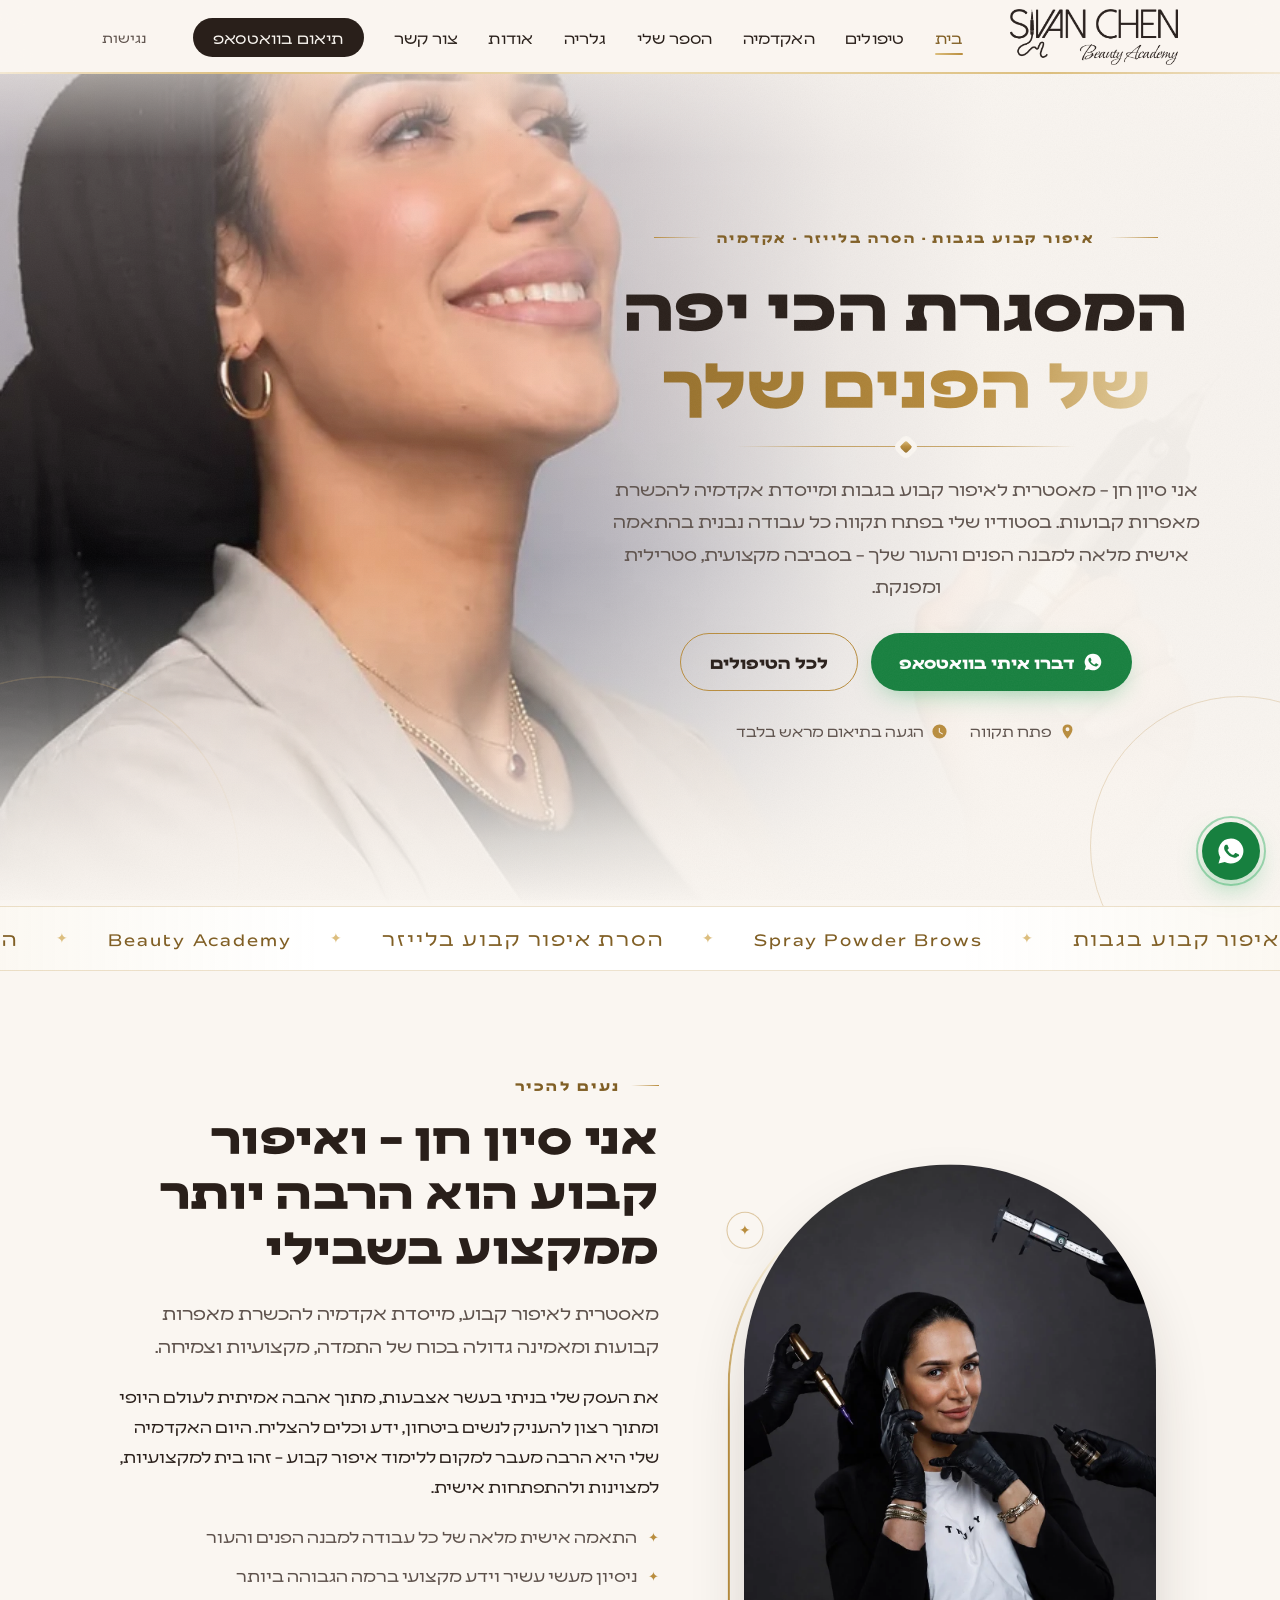
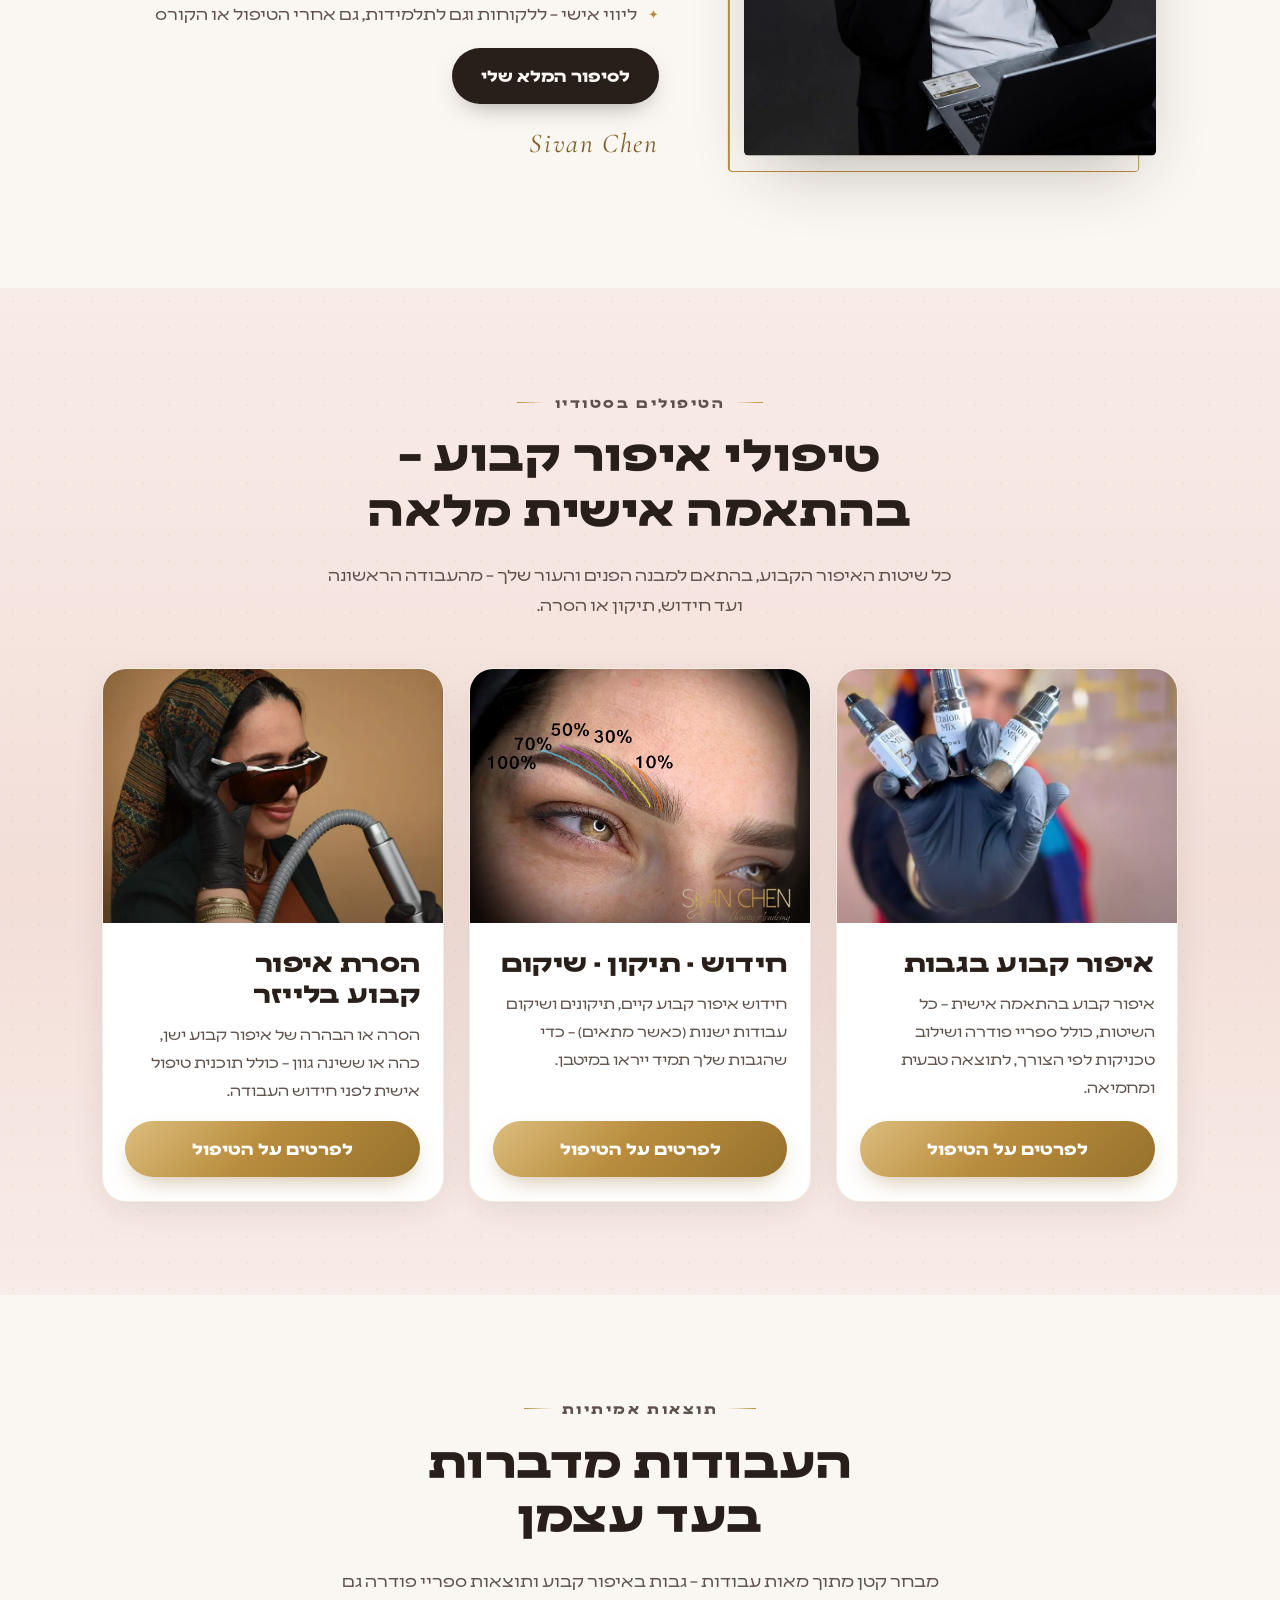
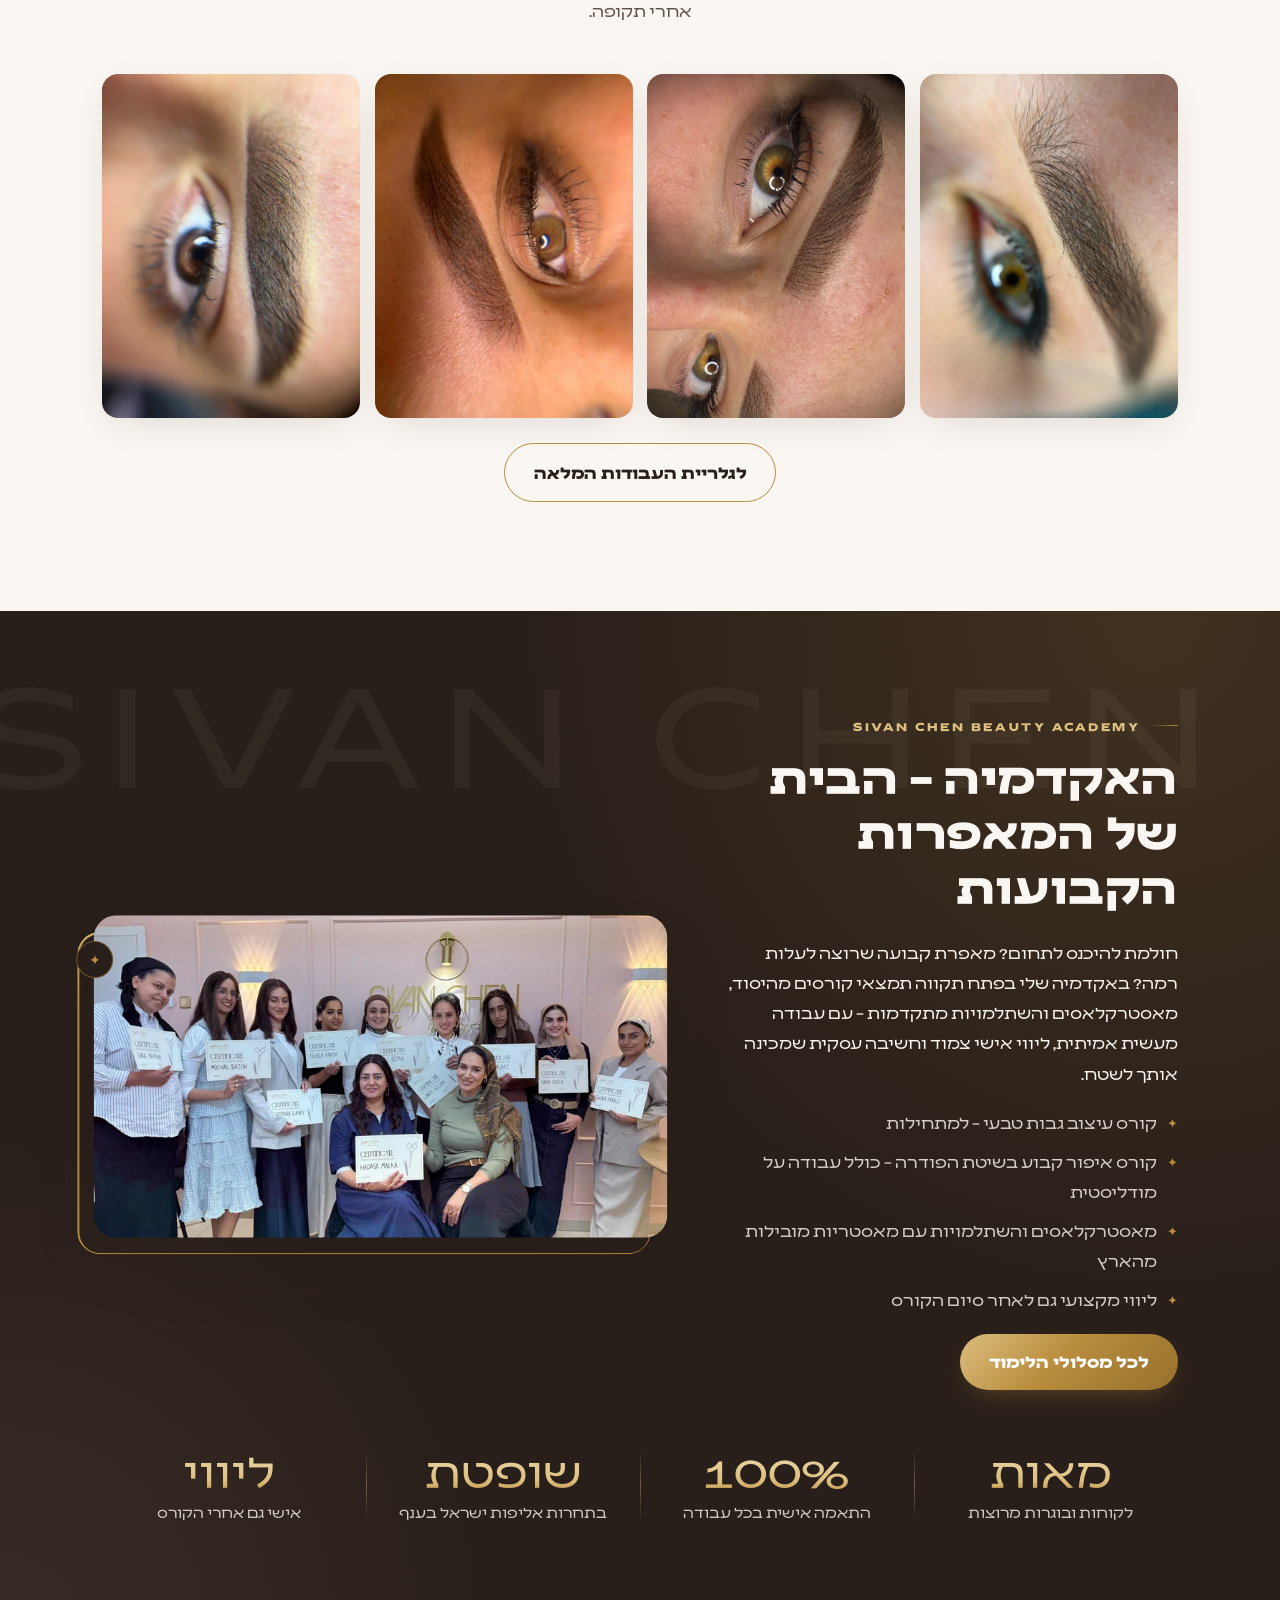
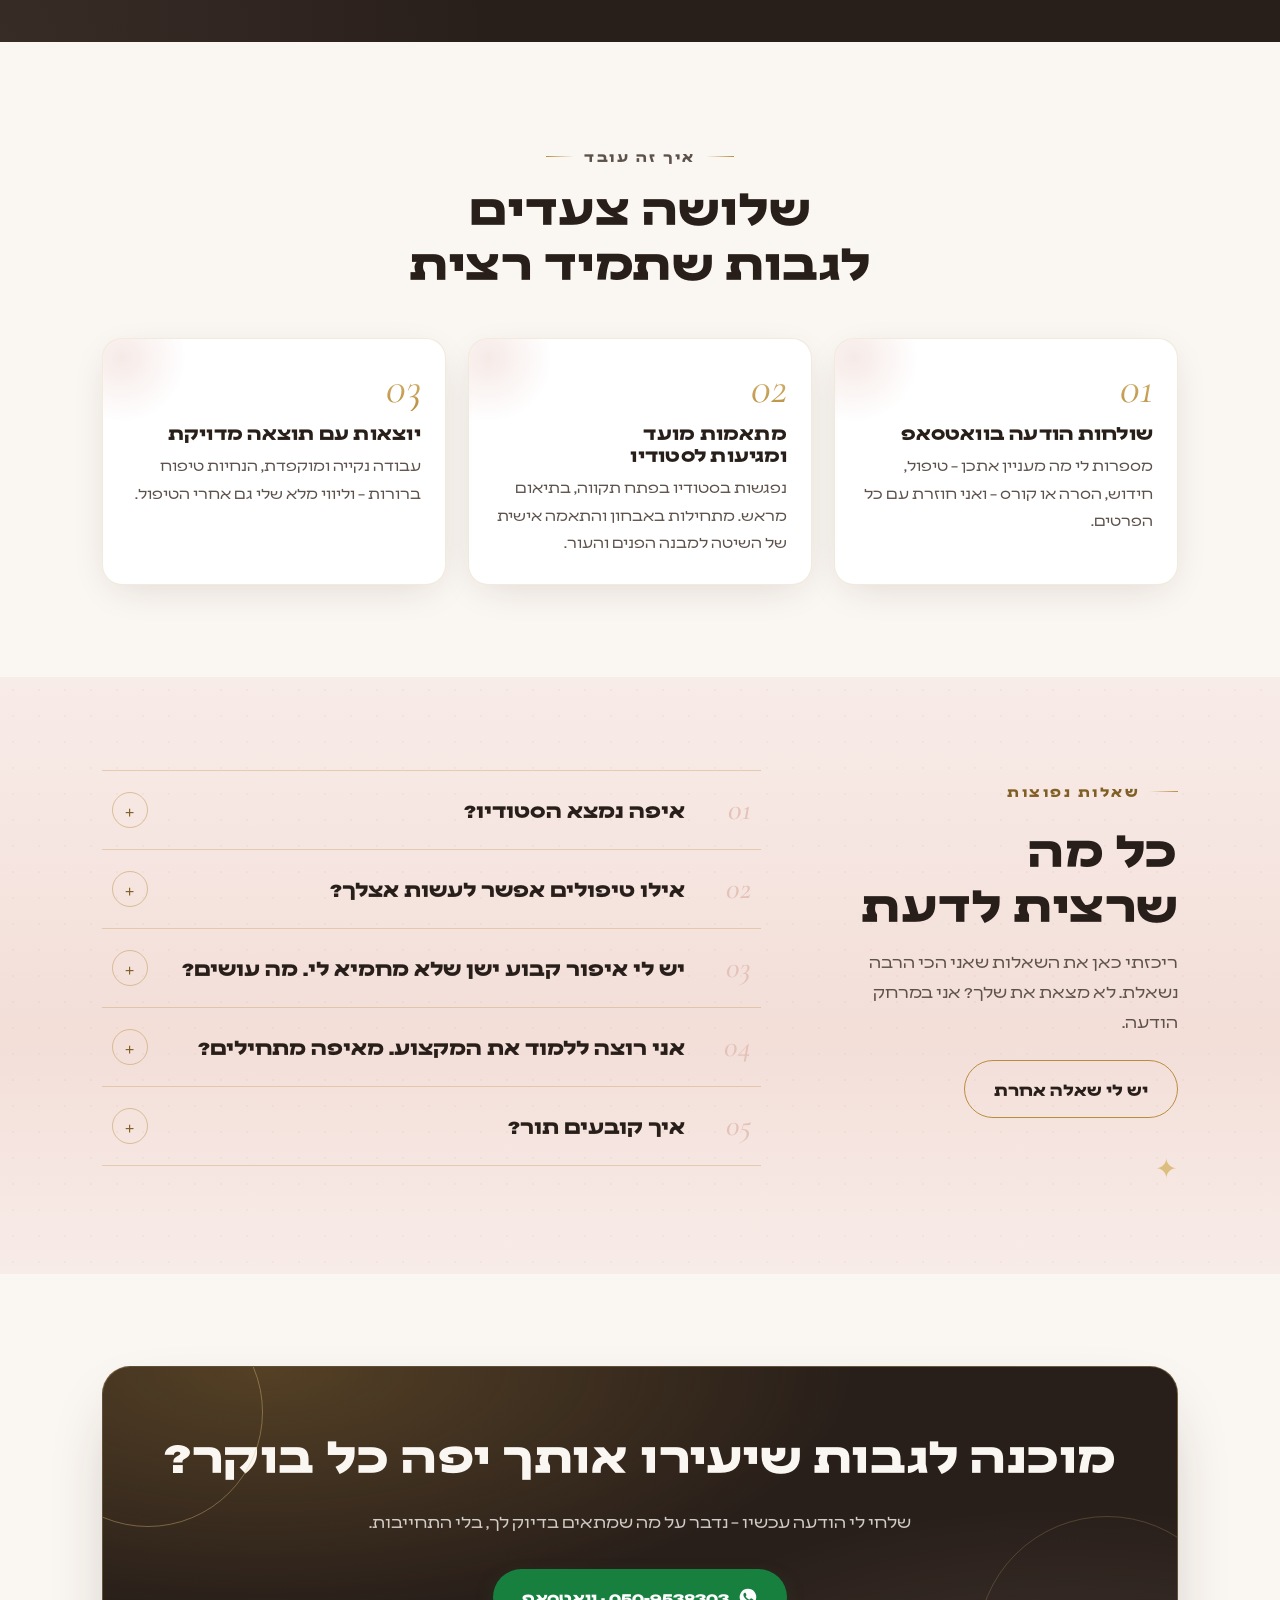
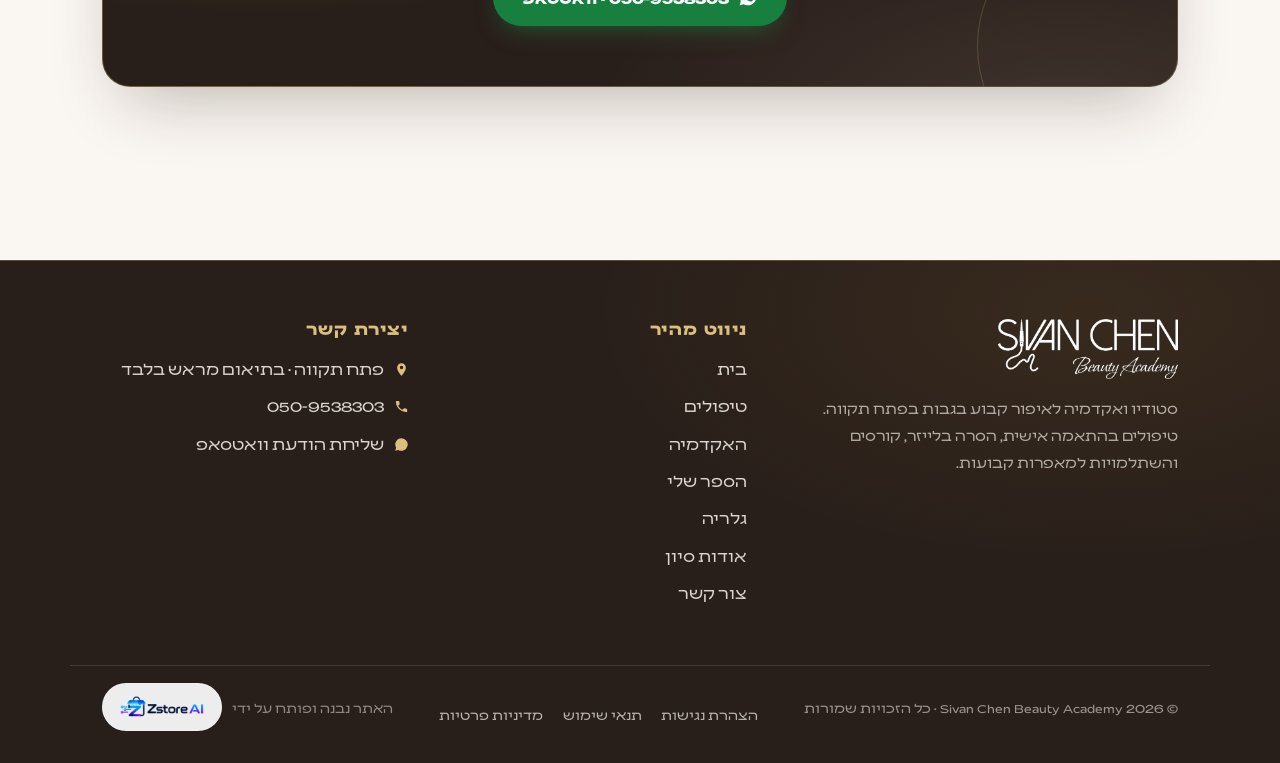
<file: index.html>
<!DOCTYPE html>
<html lang="he" dir="rtl">
<head>
<meta charset="UTF-8">
<meta name="viewport" content="width=device-width, initial-scale=1">
<meta name="theme-color" content="#faf6f1">
<title>סיון חן | איפור קבוע ועיצוב גבות בפתח תקווה · Sivan Chen Beauty Academy</title>
<meta name="description" content="סיון חן – מאסטרית לאיפור קבוע בגבות ומייסדת אקדמיה להכשרת מאפרות קבועות בפתח תקווה. ספריי פודרה, הסרת איפור קבוע בלייזר, קורסים והשתלמויות. הגעה בתיאום מראש – דברו איתי בוואטסאפ.">
<link rel="canonical" href="https://sivan-eyebrows.co.il/">
<meta name="robots" content="index, follow, max-image-preview:large">
<meta name="geo.region" content="IL">
<meta name="geo.placename" content="פתח תקווה">

<meta property="og:type" content="website">
<meta property="og:locale" content="he_IL">
<meta property="og:site_name" content="Sivan Chen Beauty Academy">
<meta property="og:title" content="סיון חן | איפור קבוע ועיצוב גבות בפתח תקווה">
<meta property="og:description" content="סיון חן – מאסטרית לאיפור קבוע בגבות ומייסדת אקדמיה להכשרת מאפרות קבועות בפתח תקווה. איפור קבוע בהתאמה אישית, ספריי פודרה, חידוש ותיקונים, הסרת איפור קבוע בלייזר, קורסים והשתלמויות למאפרות. תיאום מהיר בוואטסאפ: 050-9538303.">
<meta property="og:url" content="https://sivan-eyebrows.co.il/">
<meta property="og:image" content="https://sivan-eyebrows.co.il/assets/img/og-share.jpg">
<meta property="og:image:width" content="1200">
<meta property="og:image:height" content="630">
<meta property="og:image:type" content="image/jpeg">
<meta property="og:image:alt" content="סיון חן – Sivan Chen Beauty Academy, איפור קבוע ועיצוב גבות בפתח תקווה">
<meta name="twitter:card" content="summary_large_image">
<meta name="twitter:image" content="https://sivan-eyebrows.co.il/assets/img/og-share.jpg">

<link rel="icon" type="image/svg+xml" href="assets/img/favicon.svg">
<link rel="icon" type="image/png" sizes="48x48" href="assets/img/favicon-48.png">
<link rel="apple-touch-icon" href="assets/img/apple-touch-icon.png">
<link rel="preload" as="image" href="assets/img/hero-cinema-portrait.webp" media="(max-width: 860px)" fetchpriority="high">
<link rel="preload" as="image" href="assets/img/hero-cinema.webp" media="(min-width: 861px)" fetchpriority="high">

<link rel="preconnect" href="https://fonts.googleapis.com">
<link rel="preconnect" href="https://fonts.gstatic.com" crossorigin>
<link href="https://fonts.googleapis.com/css2?family=Cormorant+Garamond:ital,wght@1,500&display=swap" rel="stylesheet">
<link rel="preload" as="font" type="font/woff2" href="assets/fonts/Leon-Regular.woff2" crossorigin>
<link rel="preload" as="font" type="font/woff2" href="assets/fonts/Leon-Heavy.woff2" crossorigin>
<link rel="stylesheet" href="assets/css/style.css?v=5">

<script type="application/ld+json">
{
  "@context": "https://schema.org",
  "@graph": [
    {
      "@type": "WebPage",
      "@id": "https://sivan-eyebrows.co.il/#webpage",
      "url": "https://sivan-eyebrows.co.il/",
      "name": "סיון חן | איפור קבוע ועיצוב גבות בפתח תקווה · Sivan Chen Beauty Academy",
      "description": "סיון חן – מאסטרית לאיפור קבוע בגבות ומייסדת אקדמיה להכשרת מאפרות קבועות בפתח תקווה. ספריי פודרה, הסרת איפור קבוע בלייזר, קורסים והשתלמויות. הגעה בתיאום מראש – דברו איתי בוואטסאפ.",
      "inLanguage": "he",
      "isPartOf": {
        "@id": "https://sivan-eyebrows.co.il/#website"
      },
      "about": {
        "@id": "https://sivan-eyebrows.co.il/#business"
      },
      "primaryImageOfPage": "https://sivan-eyebrows.co.il/assets/img/hero-cinema.webp",
      "datePublished": "2026-07-22",
      "dateModified": "2026-07-28",
      "speakable": {
        "@type": "SpeakableSpecification",
        "cssSelector": [
          ".hero-sub",
          ".faq"
        ]
      }
    },
    {
      "@type": "BeautySalon",
      "@id": "https://sivan-eyebrows.co.il/#business",
      "name": "Sivan Chen Beauty Academy – סיון חן איפור קבוע ועיצוב גבות",
      "alternateName": "סיון חן ביוטי אקדמי",
      "url": "https://sivan-eyebrows.co.il/",
      "image": "https://sivan-eyebrows.co.il/assets/img/hero-cinema.webp",
      "logo": "https://sivan-eyebrows.co.il/assets/img/logo-dark.png",
      "telephone": "+972-50-953-8303",
      "priceRange": "$$",
      "address": {
        "@type": "PostalAddress",
        "addressLocality": "פתח תקווה",
        "addressRegion": "מחוז המרכז",
        "addressCountry": "IL"
      },
      "areaServed": [
        "פתח תקווה",
        "גוש דן",
        "מרכז הארץ"
      ],
      "description": "סטודיו ואקדמיה לאיפור קבוע בגבות בפתח תקווה: ספריי פודרה, הסרת איפור קבוע בלייזר, קורסים והשתלמויות למאפרות. הגעה בתיאום מראש בלבד.",
      "founder": {
        "@id": "https://sivan-eyebrows.co.il/#sivan"
      },
      "contactPoint": [
        {
          "@type": "ContactPoint",
          "contactType": "customer service",
          "telephone": "+972-50-953-8303",
          "url": "https://wa.me/972509538303",
          "availableLanguage": ["he", "Hebrew"],
          "description": "תיאום תורים ומענה לשאלות בוואטסאפ"
        }
      ],
      "openingHoursSpecification": {
        "@type": "OpeningHoursSpecification",
        "dayOfWeek": [
          "Sunday",
          "Monday",
          "Tuesday",
          "Wednesday",
          "Thursday"
        ],
        "description": "בתיאום מראש בלבד"
      },
      "makesOffer": [
        {
          "@type": "Offer",
          "itemOffered": {
            "@type": "Service",
            "name": "איפור קבוע בגבות בהתאמה אישית",
            "url": "https://sivan-eyebrows.co.il/treatments.html#pmu"
          }
        },
        {
          "@type": "Offer",
          "itemOffered": {
            "@type": "Service",
            "name": "ספריי פודרה – Spray Powder Brows",
            "url": "https://sivan-eyebrows.co.il/treatments.html#powder"
          }
        },
        {
          "@type": "Offer",
          "itemOffered": {
            "@type": "Service",
            "name": "הסרת איפור קבוע וקעקועי גבות בלייזר",
            "url": "https://sivan-eyebrows.co.il/treatments.html#laser"
          }
        }
      ]
    },
    {
      "@type": "Person",
      "@id": "https://sivan-eyebrows.co.il/#sivan",
      "name": "סיון חן",
      "alternateName": "Sivan Chen",
      "jobTitle": "מאסטרית לאיפור קבוע ומייסדת Sivan Chen Beauty Academy",
      "image": "https://sivan-eyebrows.co.il/assets/img/sivan-intro-2.webp",
      "worksFor": {
        "@id": "https://sivan-eyebrows.co.il/#business"
      },
      "knowsAbout": [
        "איפור קבוע",
        "עיצוב גבות",
        "ספריי פודרה",
        "הסרת איפור קבוע בלייזר",
        "הכשרת מאפרות קבועות"
      ]
    },
    {
      "@type": "WebSite",
      "@id": "https://sivan-eyebrows.co.il/#website",
      "url": "https://sivan-eyebrows.co.il/",
      "name": "Sivan Chen Beauty Academy",
      "inLanguage": "he",
      "publisher": {
        "@id": "https://sivan-eyebrows.co.il/#business"
      }
    },
    {
      "@type": "FAQPage",
      "@id": "https://sivan-eyebrows.co.il/#faq",
      "inLanguage": "he",
      "isPartOf": {
        "@id": "https://sivan-eyebrows.co.il/#webpage"
      },
      "mainEntity": [
        {
          "@type": "Question",
          "name": "איפה נמצא הסטודיו?",
          "acceptedAnswer": {
            "@type": "Answer",
            "text": "הסטודיו והאקדמיה נמצאים בפתח תקווה. ההגעה בתיאום מראש בלבד – שלחו לי הודעה בוואטסאפ למספר 050-9538303 ונתאם יחד את הכתובת המדויקת והמועד."
          }
        },
        {
          "@type": "Question",
          "name": "אילו טיפולים אפשר לעשות אצלך?",
          "acceptedAnswer": {
            "@type": "Answer",
            "text": "איפור קבוע בגבות בהתאמה אישית בכל השיטות – כולל ספריי פודרה ושילוב טכניקות, חידוש איפור קבוע, תיקונים ושיקום עבודות קיימות, וכן הסרת איפור קבוע וקעקועי גבות בלייזר."
          }
        },
        {
          "@type": "Question",
          "name": "יש לי איפור קבוע ישן שלא מחמיא לי. מה עושים?",
          "acceptedAnswer": {
            "@type": "Answer",
            "text": "מגיעות לאבחון. לפעמים הפתרון הוא תיקון ושיקום של העבודה הקיימת, לפעמים הבהרה בלייזר לפני חידוש – ולפעמים הסרה מלאה. בונות יחד תוכנית טיפול אישית שמתאימה בדיוק לך."
          }
        },
        {
          "@type": "Question",
          "name": "אני רוצה ללמוד את המקצוע. מאיפה מתחילים?",
          "acceptedAnswer": {
            "@type": "Answer",
            "text": "למתחילות מומלץ להתחיל בקורס עיצוב גבות טבעי או בקורס איפור קבוע בשיטת הפודרה. מאפרות קבועות מנוסות ימצאו באקדמיה מאסטרקלאסים והשתלמויות מתקדמות. כל הפרטים בעמוד האקדמיה."
          }
        },
        {
          "@type": "Question",
          "name": "איך קובעים תור?",
          "acceptedAnswer": {
            "@type": "Answer",
            "text": "פשוט מאוד – שולחות הודעת וואטסאפ ל‑050-9538303 עם הטיפול או הקורס שמעניין אתכן, ואני חוזרת אליכן עם כל הפרטים."
          }
        }
      ]
    }
  ]
}
</script>
</head>
<body>
<a class="skip-link" href="#main">דילוג לתוכן המרכזי</a>

<header class="site-header">
  <div class="wrap header-inner">
    <a class="brand" href="index.html" aria-label="סיון חן ביוטי אקדמי – דף הבית">
      <img src="assets/img/logo-dark.png" alt="Sivan Chen Beauty Academy – סיון חן" width="168" height="56">
    </a>
    <button class="nav-toggle" aria-expanded="false" aria-controls="nav" aria-label="פתיחת תפריט">
      <span></span><span></span><span></span>
    </button>
    <nav class="main-nav" id="nav" aria-label="ניווט ראשי">
      <ul>
        <li><a href="index.html" aria-current="page">בית</a></li>
        <li><a href="treatments.html">טיפולים</a></li>
        <li><a href="academy.html">האקדמיה</a></li>
        <li><a href="book.html">הספר שלי</a></li><li><a href="gallery.html">גלריה</a></li>
        <li><a href="about.html">אודות</a></li>
        <li><a href="contact.html">צור קשר</a></li>
        <li><a class="nav-cta" href="https://wa.me/972509538303?text=%D7%94%D7%99%D7%99%20%D7%A1%D7%99%D7%95%D7%9F%20%F0%9F%99%82%20%D7%94%D7%92%D7%A2%D7%AA%D7%99%20%D7%93%D7%A8%D7%9A%20%D7%94%D7%90%D7%AA%D7%A8%20%D7%95%D7%90%D7%A9%D7%9E%D7%97%20%D7%9C%D7%A4%D7%A8%D7%98%D7%99%D7%9D%20%D7%95%D7%9C%D7%AA%D7%99%D7%90%D7%95%D7%9D%20%D7%AA%D7%95%D7%A8" target="_blank" rel="noopener">תיאום בוואטסאפ</a></li>
      </ul>
    </nav>
  </div>
</header>

<main id="main">

  <!-- ============ HERO ============ -->
  <section class="hero" aria-label="פתיח">
    <div class="hero-media" aria-hidden="true">
      <picture>
        <source media="(max-width: 860px)" srcset="assets/img/hero-cinema-portrait.webp" width="873" height="1300">
        <img src="assets/img/hero-cinema.webp" alt="סיון חן, מאסטרית לאיפור קבוע, עם מכשיר איפור קבוע מקצועי – Sivan Chen Beauty Academy" width="1920" height="1280" fetchpriority="high">
      </picture>
    </div>
    <div class="hero-veil" aria-hidden="true"></div>

    <div class="wrap hero-inner reveal">
      <p class="hero-kicker">איפור קבוע בגבות · הסרה בלייזר · אקדמיה</p>
      <h1><span>המסגרת הכי יפה</span><br><em>של הפנים שלך</em></h1>
      <span class="hero-rule" aria-hidden="true"></span>
      <p class="hero-sub">אני סיון חן – מאסטרית לאיפור קבוע בגבות ומייסדת אקדמיה להכשרת מאפרות קבועות. בסטודיו שלי בפתח תקווה כל עבודה נבנית בהתאמה אישית מלאה למבנה הפנים והעור שלך – בסביבה מקצועית, סטרילית ומפנקת.</p>
      <div class="hero-actions">
        <a class="btn btn-wa" href="https://wa.me/972509538303?text=%D7%94%D7%99%D7%99%20%D7%A1%D7%99%D7%95%D7%9F%20%F0%9F%99%82%20%D7%94%D7%92%D7%A2%D7%AA%D7%99%20%D7%93%D7%A8%D7%9A%20%D7%94%D7%90%D7%AA%D7%A8%20%D7%95%D7%90%D7%A9%D7%9E%D7%97%20%D7%9C%D7%A4%D7%A8%D7%98%D7%99%D7%9D%20%D7%95%D7%9C%D7%AA%D7%99%D7%90%D7%95%D7%9D%20%D7%AA%D7%95%D7%A8" target="_blank" rel="noopener">
          <svg width="20" height="20" viewBox="0 0 24 24" fill="currentColor" aria-hidden="true"><path d="M12 2a10 10 0 0 0-8.6 15.1L2 22l5-1.3A10 10 0 1 0 12 2Zm5.4 14.1c-.2.6-1.3 1.2-1.8 1.2-.5.1-1 .2-3.3-.7-2.8-1.1-4.6-4-4.7-4.2-.1-.2-1.1-1.5-1.1-2.9s.7-2 1-2.3c.2-.3.5-.3.7-.3h.5c.2 0 .4 0 .6.5s.8 1.9.8 2c.1.1.1.3 0 .5l-.3.5-.4.4c-.1.1-.3.3-.1.6.2.3.8 1.3 1.7 2.1 1.2 1.1 2.2 1.4 2.5 1.5.3.1.5.1.7-.1l1-1.2c.2-.3.4-.2.7-.1l2 1c.3.1.5.2.5.3.1.1.1.7-.1 1.2Z"/></svg>
          דברו איתי בוואטסאפ
        </a>
        <a class="btn btn-line" href="treatments.html">לכל הטיפולים</a>
      </div>
      <div class="hero-meta">
        <span>
          <svg width="17" height="17" viewBox="0 0 24 24" fill="currentColor" aria-hidden="true"><path d="M12 2a7 7 0 0 0-7 7c0 5.2 7 13 7 13s7-7.8 7-13a7 7 0 0 0-7-7Zm0 9.5A2.5 2.5 0 1 1 12 6a2.5 2.5 0 0 1 0 5.5Z"/></svg>
          פתח תקווה
        </span>
        <span>
          <svg width="17" height="17" viewBox="0 0 24 24" fill="currentColor" aria-hidden="true"><path d="M12 2a10 10 0 1 0 10 10A10 10 0 0 0 12 2Zm4.2 14.2L11 13V7h1.5v5.3l4.5 2.7Z"/></svg>
          הגעה בתיאום מראש בלבד
        </span>
      </div>
    </div>
  </section>

  <!-- ============ BRAND MARQUEE ============ -->
  <div class="marquee" aria-hidden="true">
    <div class="marquee-track">
      <span>איפור קבוע בגבות</span><span class="mq-star">✦</span>
      <span>Spray Powder Brows</span><span class="mq-star">✦</span>
      <span>הסרת איפור קבוע בלייזר</span><span class="mq-star">✦</span>
      <span>Beauty Academy</span><span class="mq-star">✦</span>
      <span>התאמה אישית מלאה</span><span class="mq-star">✦</span>
      <span>פתח תקווה</span><span class="mq-star">✦</span>
      <span>איפור קבוע בגבות</span><span class="mq-star">✦</span>
      <span>Spray Powder Brows</span><span class="mq-star">✦</span>
      <span>הסרת איפור קבוע בלייזר</span><span class="mq-star">✦</span>
      <span>Beauty Academy</span><span class="mq-star">✦</span>
      <span>התאמה אישית מלאה</span><span class="mq-star">✦</span>
      <span>פתח תקווה</span><span class="mq-star">✦</span>
    </div>
  </div>

  <!-- ============ INTRO / ABOUT SIVAN ============ -->
  <section class="section" aria-labelledby="about-title">
    <div class="wrap split">
      <figure class="split-figure reveal">
        <img src="assets/img/sivan-intro-2.webp" alt="סיון חן, מאסטרית לאיפור קבוע, עם כלי העבודה המקצועיים שלה" width="1047" height="1503" loading="lazy">
      </figure>
      <div class="split-body reveal reveal-d1">
        <p class="eyebrow">נעים להכיר</p>
        <h2 id="about-title">אני סיון חן – ואיפור קבוע הוא הרבה יותר ממקצוע בשבילי</h2>
        <p class="lead">מאסטרית לאיפור קבוע, מייסדת אקדמיה להכשרת מאפרות קבועות ומאמינה גדולה בכוח של התמדה, מקצועיות וצמיחה.</p>
        <p>את העסק שלי בניתי בעשר אצבעות, מתוך אהבה אמיתית לעולם היופי ומתוך רצון להעניק לנשים ביטחון, ידע וכלים להצליח. היום האקדמיה שלי היא הרבה מעבר למקום ללימוד איפור קבוע – זהו בית למקצועיות, למצוינות ולהתפתחות אישית.</p>
        <ul class="checklist">
          <li>התאמה אישית מלאה של כל עבודה למבנה הפנים והעור</li>
          <li>ניסיון מעשי עשיר וידע מקצועי ברמה הגבוהה ביותר</li>
          <li>ליווי אישי – ללקוחות וגם לתלמידות, גם אחרי הטיפול או הקורס</li>
        </ul>
        <a class="btn btn-dark" href="about.html">לסיפור המלא שלי</a>
        <p class="signature">Sivan Chen</p>
      </div>
    </div>
  </section>

  <!-- ============ SERVICES TEASER ============ -->
  <section class="section section-blush" aria-labelledby="services-title">
    <div class="wrap">
      <div class="section-head center reveal">
        <p class="eyebrow">הטיפולים בסטודיו</p>
        <h2 id="services-title">טיפולי איפור קבוע – בהתאמה אישית מלאה</h2>
        <p>כל שיטות האיפור הקבוע, בהתאם למבנה הפנים והעור שלך – מהעבודה הראשונה ועד חידוש, תיקון או הסרה.</p>
      </div>
      <div class="cards cols-3">
        <article class="card reveal">
          <div class="card-media">
            <img src="assets/img/service-pigments.webp" alt="פיגמנטים מקצועיים לאיפור קבוע בגבות" width="740" height="983" loading="lazy">
          </div>
          <div class="card-body">
            <h3>איפור קבוע בגבות</h3>
            <p>איפור קבוע בהתאמה אישית – כל השיטות, כולל ספריי פודרה ושילוב טכניקות לפי הצורך, לתוצאה טבעית ומחמיאה.</p>
            <a class="btn btn-gold" href="treatments.html#pmu">לפרטים על הטיפול</a>
          </div>
        </article>
        <article class="card reveal reveal-d1">
          <div class="card-media">
            <img src="assets/img/service-renew.webp" alt="מיפוי מקצועי של גבה עם סימון אחוזי דהיית פיגמנט – אבחון לפני חידוש איפור קבוע" width="1283" height="926" loading="lazy">
          </div>
          <div class="card-body">
            <h3>חידוש · תיקון · שיקום</h3>
            <p>חידוש איפור קבוע קיים, תיקונים ושיקום עבודות ישנות (כאשר מתאים) – כדי שהגבות שלך תמיד ייראו במיטבן.</p>
            <a class="btn btn-gold" href="treatments.html#renew">לפרטים על הטיפול</a>
          </div>
        </article>
        <article class="card reveal reveal-d2">
          <div class="card-media">
            <img src="assets/img/service-laser.webp" alt="סיון חן עם מכשיר לייזר להסרת איפור קבוע וקעקועי גבות" width="800" height="1010" loading="lazy">
          </div>
          <div class="card-body">
            <h3>הסרת איפור קבוע בלייזר</h3>
            <p>הסרה או הבהרה של איפור קבוע ישן, כהה או ששינה גוון – כולל תוכנית טיפול אישית לפני חידוש העבודה.</p>
            <a class="btn btn-gold" href="treatments.html#laser">לפרטים על הטיפול</a>
          </div>
        </article>
      </div>
    </div>
  </section>

  <!-- ============ RESULTS BAND ============ -->
  <section class="section" aria-labelledby="results-title">
    <div class="wrap">
      <div class="section-head center reveal">
        <p class="eyebrow">תוצאות אמיתיות</p>
        <h2 id="results-title">העבודות מדברות בעד עצמן</h2>
        <p>מבחר קטן מתוך מאות עבודות – גבות באיפור קבוע ותוצאות ספריי פודרה גם אחרי תקופה.</p>
      </div>
      <div class="gallery-band reveal">
        <a href="gallery.html"><img src="assets/img/brows-0031.webp" alt="גבות מעוצבות באיפור קבוע – עבודה של סיון חן" width="800" height="1422" loading="lazy"></a>
        <a href="gallery.html"><img src="assets/img/brows-0061.webp" alt="איפור קבוע בגבות במראה טבעי" width="800" height="1303" loading="lazy"></a>
        <a href="gallery.html"><img src="assets/img/brows-0018.webp" alt="תקריב עין וגבה לאחר איפור קבוע – עבודה של סיון חן" width="800" height="1061" loading="lazy"></a>
        <a href="gallery.html"><img src="assets/img/brows-0102.webp" alt="גבות סימטריות ומדויקות לאחר איפור קבוע" width="800" height="1067" loading="lazy"></a>
      </div>
      <p style="text-align:center; margin-top:1.6rem;" class="reveal">
        <a class="btn btn-line" href="gallery.html">לגלריית העבודות המלאה</a>
      </p>
    </div>
  </section>

  <!-- ============ ACADEMY TEASER (dark) ============ -->
  <section class="section section-dark" aria-labelledby="academy-title">
    <div class="wrap">
      <div class="split">
        <div class="split-body reveal">
          <p class="eyebrow">Sivan Chen Beauty Academy</p>
          <h2 id="academy-title">האקדמיה – הבית של המאפרות הקבועות</h2>
          <p>חולמת להיכנס לתחום? מאפרת קבועה שרוצה לעלות רמה? באקדמיה שלי בפתח תקווה תמצאי קורסים מהיסוד, מאסטרקלאסים והשתלמויות מתקדמות – עם עבודה מעשית אמיתית, ליווי אישי צמוד וחשיבה עסקית שמכינה אותך לשטח.</p>
          <ul class="checklist">
            <li>קורס עיצוב גבות טבעי – למתחילות</li>
            <li>קורס איפור קבוע בשיטת הפודרה – כולל עבודה על מודליסטית</li>
            <li>מאסטרקלאסים והשתלמויות עם מאסטריות מובילות מהארץ</li>
            <li>ליווי מקצועי גם לאחר סיום הקורס</li>
          </ul>
          <a class="btn btn-gold" href="academy.html">לכל מסלולי הלימוד</a>
        </div>
        <figure class="split-figure wide reveal reveal-d1">
          <img src="assets/img/academy-0152.webp" alt="מחזור בוגרות קורס עיצוב גבות באקדמיה של סיון חן מציגות תעודות סיום" width="800" height="450" loading="lazy">
        </figure>
      </div>
      <div class="stats" style="margin-top:3rem;">
        <p class="stat reveal"><b>מאות</b><span>לקוחות ובוגרות מרוצות</span></p>
        <p class="stat reveal reveal-d1"><b>100%</b><span>התאמה אישית בכל עבודה</span></p>
        <p class="stat reveal reveal-d2"><b>שופטת</b><span>בתחרות אליפות ישראל בענף</span></p>
        <p class="stat reveal reveal-d3"><b>ליווי</b><span>אישי גם אחרי הקורס</span></p>
      </div>
    </div>
  </section>

  <!-- ============ HOW IT WORKS ============ -->
  <section class="section" aria-labelledby="how-title">
    <div class="wrap">
      <div class="section-head center reveal">
        <p class="eyebrow">איך זה עובד</p>
        <h2 id="how-title">שלושה צעדים לגבות שתמיד רצית</h2>
      </div>
      <div class="steps">
        <div class="step reveal">
          <h3>שולחות הודעה בוואטסאפ</h3>
          <p>מספרות לי מה מעניין אתכן – טיפול, חידוש, הסרה או קורס – ואני חוזרת עם כל הפרטים.</p>
        </div>
        <div class="step reveal reveal-d1">
          <h3>מתאמות מועד ומגיעות לסטודיו</h3>
          <p>נפגשות בסטודיו בפתח תקווה, בתיאום מראש. מתחילות באבחון והתאמה אישית של השיטה למבנה הפנים והעור.</p>
        </div>
        <div class="step reveal reveal-d2">
          <h3>יוצאות עם תוצאה מדויקת</h3>
          <p>עבודה נקייה ומוקפדת, הנחיות טיפוח ברורות – וליווי מלא שלי גם אחרי הטיפול.</p>
        </div>
      </div>
    </div>
  </section>

  <!-- ============ FAQ ============ -->
  <section class="section section-blush" aria-labelledby="faq-title">
    <div class="wrap faq-wrap">
      <div class="faq-side reveal">
        <p class="eyebrow">שאלות נפוצות</p>
        <h2 id="faq-title">כל מה שרצית לדעת</h2>
        <p class="faq-side-note">ריכזתי כאן את השאלות שאני הכי הרבה נשאלת. לא מצאת את שלך? אני במרחק הודעה.</p>
        <a class="btn btn-line" href="https://wa.me/972509538303?text=%D7%94%D7%99%D7%99%20%D7%A1%D7%99%D7%95%D7%9F%20%F0%9F%99%82%20%D7%99%D7%A9%20%D7%9C%D7%99%20%D7%A9%D7%90%D7%9C%D7%94" target="_blank" rel="noopener">יש לי שאלה אחרת</a>
        <span class="faq-star" aria-hidden="true">✦</span>
      </div>
      <div class="faq reveal reveal-d1">
        <details>
          <summary><span class="faq-num" aria-hidden="true">01</span><span class="faq-q">איפה נמצא הסטודיו?</span></summary>
          <div><p>הסטודיו והאקדמיה נמצאים בפתח תקווה. ההגעה בתיאום מראש בלבד – שלחו לי הודעה בוואטסאפ למספר <a href="https://wa.me/972509538303" target="_blank" rel="noopener">050-9538303</a> ונתאם יחד את הכתובת המדויקת והמועד.</p></div>
        </details>
        <details>
          <summary><span class="faq-num" aria-hidden="true">02</span><span class="faq-q">אילו טיפולים אפשר לעשות אצלך?</span></summary>
          <div><p>איפור קבוע בגבות בהתאמה אישית בכל השיטות – כולל ספריי פודרה ושילוב טכניקות, חידוש איפור קבוע, תיקונים ושיקום עבודות קיימות, וכן הסרת איפור קבוע וקעקועי גבות בלייזר.</p></div>
        </details>
        <details>
          <summary><span class="faq-num" aria-hidden="true">03</span><span class="faq-q">יש לי איפור קבוע ישן שלא מחמיא לי. מה עושים?</span></summary>
          <div><p>מגיעות לאבחון. לפעמים הפתרון הוא תיקון ושיקום של העבודה הקיימת, לפעמים הבהרה בלייזר לפני חידוש – ולפעמים הסרה מלאה. בונות יחד תוכנית טיפול אישית שמתאימה בדיוק לך.</p></div>
        </details>
        <details>
          <summary><span class="faq-num" aria-hidden="true">04</span><span class="faq-q">אני רוצה ללמוד את המקצוע. מאיפה מתחילים?</span></summary>
          <div><p>למתחילות מומלץ להתחיל בקורס עיצוב גבות טבעי או בקורס איפור קבוע בשיטת הפודרה. מאפרות קבועות מנוסות ימצאו באקדמיה מאסטרקלאסים והשתלמויות מתקדמות. כל הפרטים <a href="academy.html">בעמוד האקדמיה</a>.</p></div>
        </details>
        <details>
          <summary><span class="faq-num" aria-hidden="true">05</span><span class="faq-q">איך קובעים תור?</span></summary>
          <div><p>פשוט מאוד – שולחות הודעת וואטסאפ ל‑<a href="https://wa.me/972509538303" target="_blank" rel="noopener">050-9538303</a> עם הטיפול או הקורס שמעניין אתכן, ואני חוזרת אליכן עם כל הפרטים.</p></div>
        </details>
      </div>
    </div>
  </section>

  <!-- ============ CTA ============ -->
  <section class="section" aria-label="קריאה לפעולה">
    <div class="wrap">
      <div class="cta-band reveal">
        <h2>מוכנה לגבות שיעירו אותך יפה כל בוקר?</h2>
        <p>שלחי לי הודעה עכשיו – נדבר על מה שמתאים בדיוק לך, בלי התחייבות.</p>
        <a class="btn btn-wa" href="https://wa.me/972509538303?text=%D7%94%D7%99%D7%99%20%D7%A1%D7%99%D7%95%D7%9F%20%F0%9F%99%82%20%D7%94%D7%92%D7%A2%D7%AA%D7%99%20%D7%93%D7%A8%D7%9A%20%D7%94%D7%90%D7%AA%D7%A8%20%D7%95%D7%90%D7%A9%D7%9E%D7%97%20%D7%9C%D7%A4%D7%A8%D7%98%D7%99%D7%9D%20%D7%95%D7%9C%D7%AA%D7%99%D7%90%D7%95%D7%9D%20%D7%AA%D7%95%D7%A8" target="_blank" rel="noopener">
          <svg width="20" height="20" viewBox="0 0 24 24" fill="currentColor" aria-hidden="true"><path d="M12 2a10 10 0 0 0-8.6 15.1L2 22l5-1.3A10 10 0 1 0 12 2Zm5.4 14.1c-.2.6-1.3 1.2-1.8 1.2-.5.1-1 .2-3.3-.7-2.8-1.1-4.6-4-4.7-4.2-.1-.2-1.1-1.5-1.1-2.9s.7-2 1-2.3c.2-.3.5-.3.7-.3h.5c.2 0 .4 0 .6.5s.8 1.9.8 2c.1.1.1.3 0 .5l-.3.5-.4.4c-.1.1-.3.3-.1.6.2.3.8 1.3 1.7 2.1 1.2 1.1 2.2 1.4 2.5 1.5.3.1.5.1.7-.1l1-1.2c.2-.3.4-.2.7-.1l2 1c.3.1.5.2.5.3.1.1.1.7-.1 1.2Z"/></svg>
          050-9538303 · וואטסאפ
        </a>
      </div>
    </div>
  </section>

</main>

<footer class="site-footer">
  <div class="wrap footer-grid">
    <div class="footer-brand">
      <img src="assets/img/logo-white.png" alt="Sivan Chen Beauty Academy" width="180" height="60" loading="lazy">
      <p>סטודיו ואקדמיה לאיפור קבוע בגבות בפתח תקווה. טיפולים בהתאמה אישית, הסרה בלייזר, קורסים והשתלמויות למאפרות קבועות.</p>
    </div>
    <nav aria-label="ניווט תחתון">
      <h3>ניווט מהיר</h3>
      <ul>
        <li><a href="index.html">בית</a></li>
        <li><a href="treatments.html">טיפולים</a></li>
        <li><a href="academy.html">האקדמיה</a></li>
        <li><a href="book.html">הספר שלי</a></li><li><a href="gallery.html">גלריה</a></li>
        <li><a href="about.html">אודות סיון</a></li>
        <li><a href="contact.html">צור קשר</a></li>
      </ul>
    </nav>
    <div>
      <h3>יצירת קשר</h3>
      <ul class="footer-contact">
        <li>
          <svg width="15" height="15" viewBox="0 0 24 24" fill="currentColor" aria-hidden="true"><path d="M12 2a7 7 0 0 0-7 7c0 5.2 7 13 7 13s7-7.8 7-13a7 7 0 0 0-7-7Zm0 9.5A2.5 2.5 0 1 1 12 6a2.5 2.5 0 0 1 0 5.5Z"/></svg>
          פתח תקווה · בתיאום מראש בלבד
        </li>
        <li>
          <svg width="15" height="15" viewBox="0 0 24 24" fill="currentColor" aria-hidden="true"><path d="M6.6 10.8a15.6 15.6 0 0 0 6.6 6.6l2.2-2.2a1 1 0 0 1 1-.3c1.2.4 2.4.6 3.6.6a1 1 0 0 1 1 1V20a1 1 0 0 1-1 1A17 17 0 0 1 3 4a1 1 0 0 1 1-1h3.5a1 1 0 0 1 1 1c0 1.3.2 2.5.6 3.6a1 1 0 0 1-.3 1l-2.2 2.2Z"/></svg>
          <a href="tel:+972509538303">050-9538303</a>
        </li>
        <li>
          <svg width="15" height="15" viewBox="0 0 24 24" fill="currentColor" aria-hidden="true"><path d="M12 2a10 10 0 0 0-8.6 15.1L2 22l5-1.3A10 10 0 1 0 12 2Z"/></svg>
          <a href="https://wa.me/972509538303?text=%D7%94%D7%99%D7%99%20%D7%A1%D7%99%D7%95%D7%9F%20%F0%9F%99%82%20%D7%94%D7%92%D7%A2%D7%AA%D7%99%20%D7%93%D7%A8%D7%9A%20%D7%94%D7%90%D7%AA%D7%A8%20%D7%95%D7%90%D7%A9%D7%9E%D7%97%20%D7%9C%D7%A4%D7%A8%D7%98%D7%99%D7%9D%20%D7%95%D7%9C%D7%AA%D7%99%D7%90%D7%95%D7%9D%20%D7%AA%D7%95%D7%A8" target="_blank" rel="noopener">שליחת הודעת וואטסאפ</a>
        </li>
      </ul>
    </div>
  </div>
  <div class="wrap footer-bottom">
    <p>© <span id="year">2026</span> Sivan Chen Beauty Academy · כל הזכויות שמורות</p>
    <nav aria-label="קישורים משפטיים" style="display:flex; gap:1.2rem; flex-wrap:wrap;">
      <a href="accessibility.html">הצהרת נגישות</a>
      <a href="terms.html">תנאי שימוש</a>
      <a href="privacy.html">מדיניות פרטיות</a>
    </nav>
    <p class="credit">האתר נבנה ופותח על ידי <a href="https://zstore-ai.co.il/" target="_blank" rel="noopener" aria-label="Zstore-AI"><img src="assets/img/zstore-ai-logo.png" alt="Zstore AI" width="480" height="160" loading="lazy" decoding="async"></a></p>
  </div>
</footer>

<a class="wa-float" href="https://wa.me/972509538303?text=%D7%94%D7%99%D7%99%20%D7%A1%D7%99%D7%95%D7%9F%20%F0%9F%99%82%20%D7%94%D7%92%D7%A2%D7%AA%D7%99%20%D7%93%D7%A8%D7%9A%20%D7%94%D7%90%D7%AA%D7%A8%20%D7%95%D7%90%D7%A9%D7%9E%D7%97%20%D7%9C%D7%A4%D7%A8%D7%98%D7%99%D7%9D%20%D7%95%D7%9C%D7%AA%D7%99%D7%90%D7%95%D7%9D%20%D7%AA%D7%95%D7%A8" target="_blank" rel="noopener" aria-label="שליחת הודעת וואטסאפ לסיון חן">
  <svg viewBox="0 0 24 24" fill="currentColor" aria-hidden="true"><path d="M12 2a10 10 0 0 0-8.6 15.1L2 22l5-1.3A10 10 0 1 0 12 2Zm5.4 14.1c-.2.6-1.3 1.2-1.8 1.2-.5.1-1 .2-3.3-.7-2.8-1.1-4.6-4-4.7-4.2-.1-.2-1.1-1.5-1.1-2.9s.7-2 1-2.3c.2-.3.5-.3.7-.3h.5c.2 0 .4 0 .6.5s.8 1.9.8 2c.1.1.1.3 0 .5l-.3.5-.4.4c-.1.1-.3.3-.1.6.2.3.8 1.3 1.7 2.1 1.2 1.1 2.2 1.4 2.5 1.5.3.1.5.1.7-.1l1-1.2c.2-.3.4-.2.7-.1l2 1c.3.1.5.2.5.3.1.1.1.7-.1 1.2Z"/></svg>
</a>

<script src="assets/js/main.js" defer></script>
<script src="assets/js/a11y.js" defer></script>
</body>
</html>
</file>
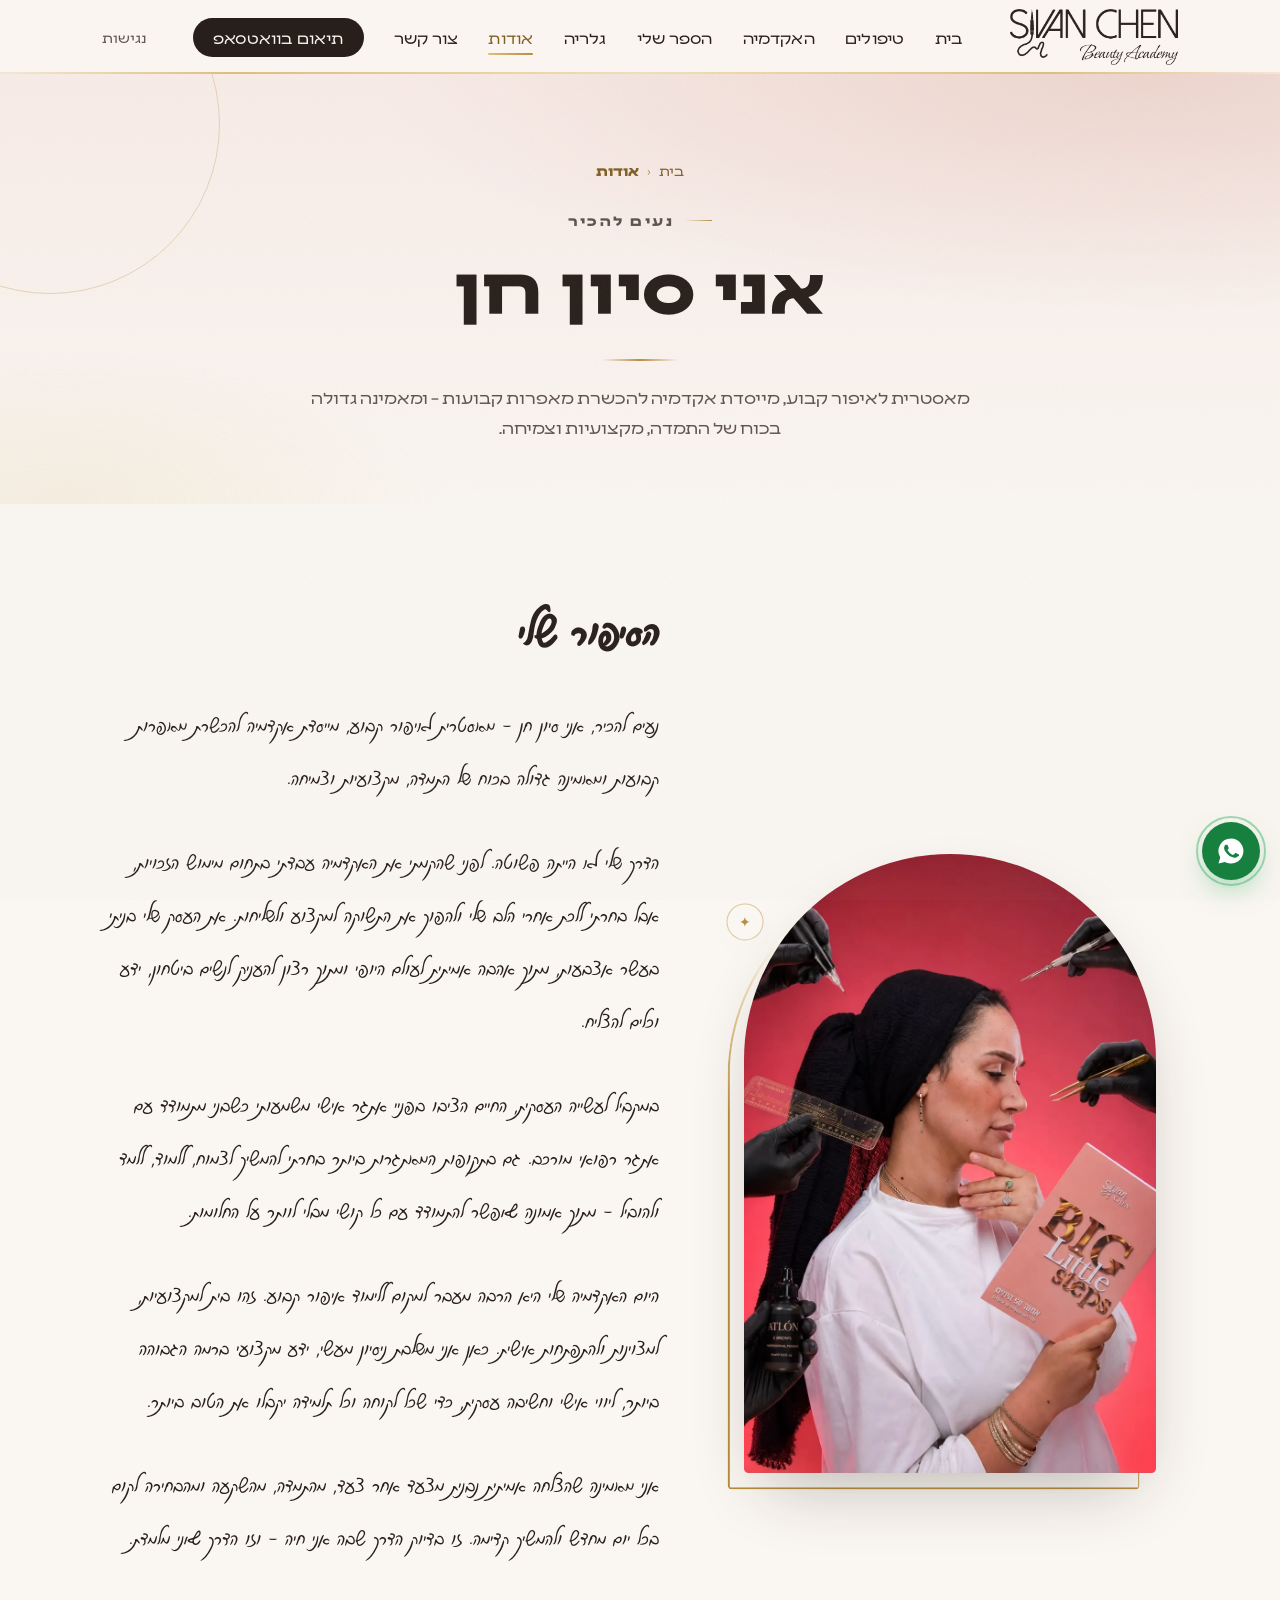
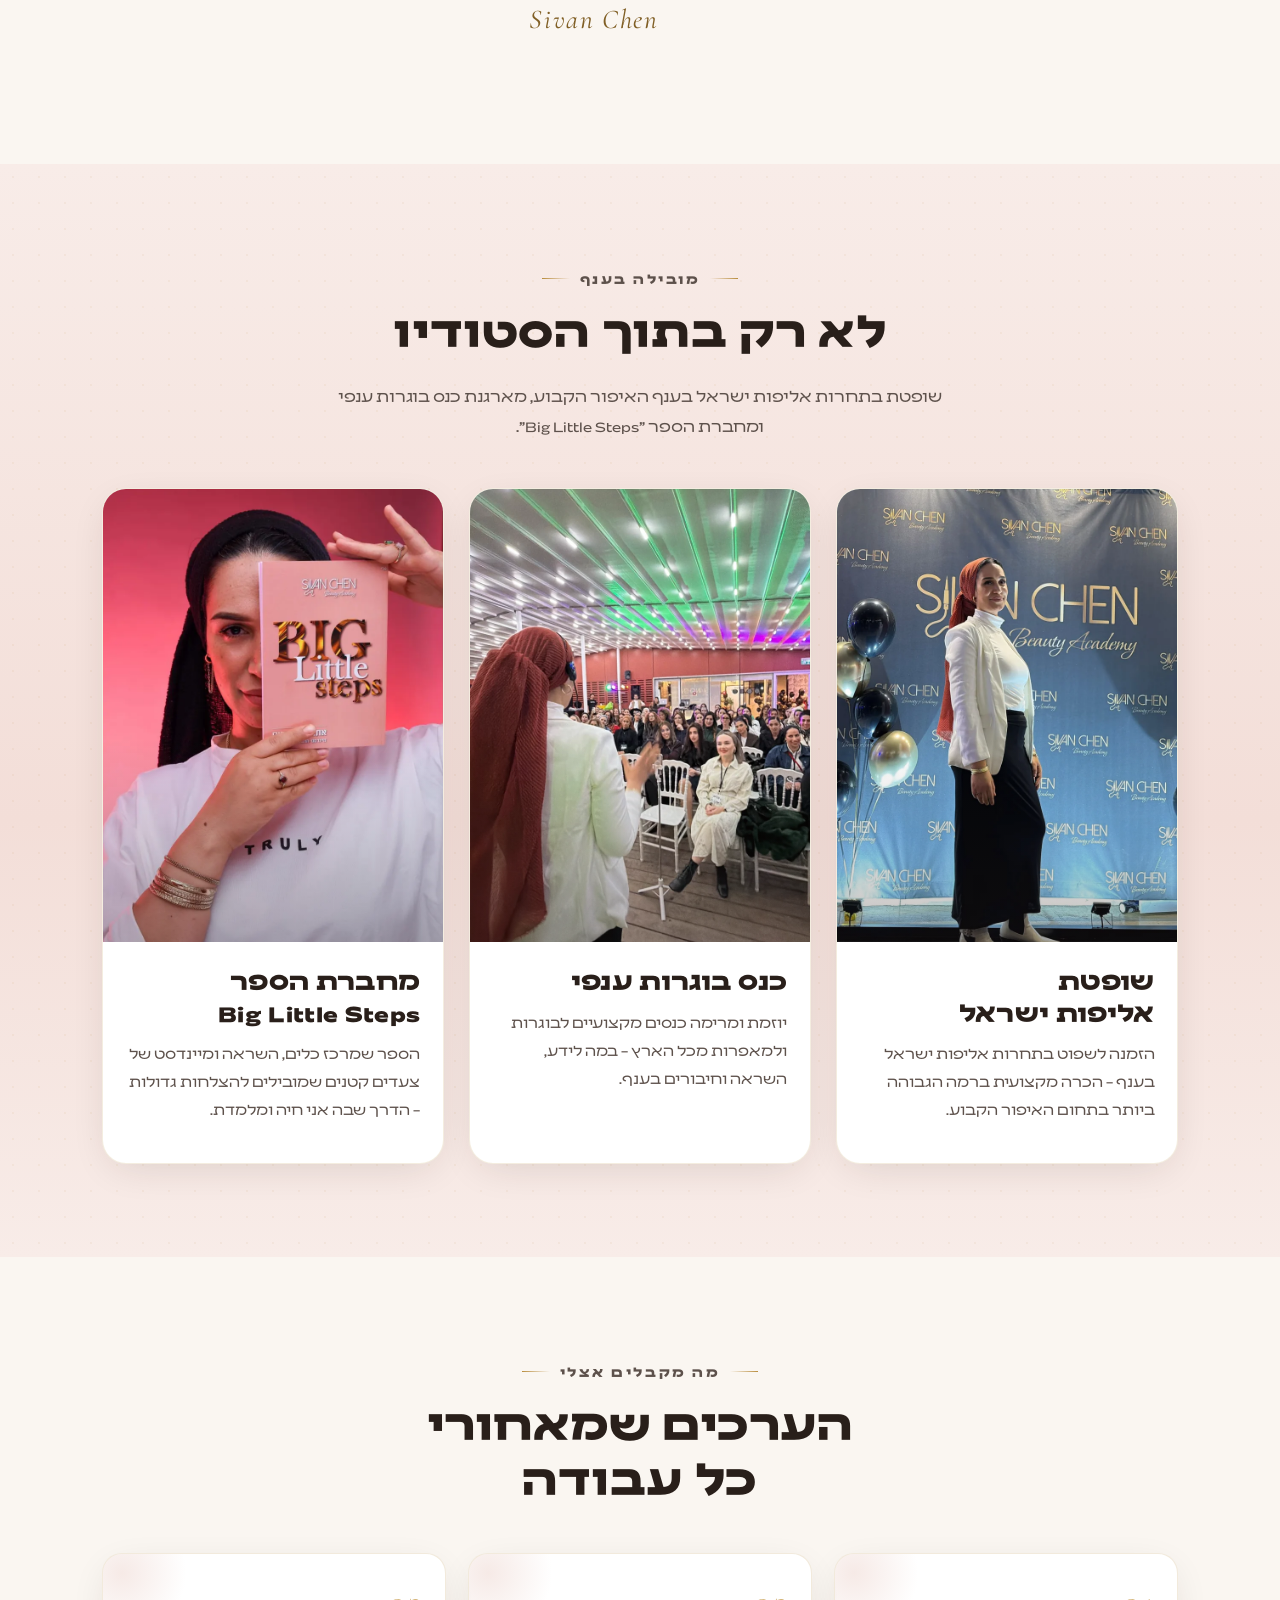
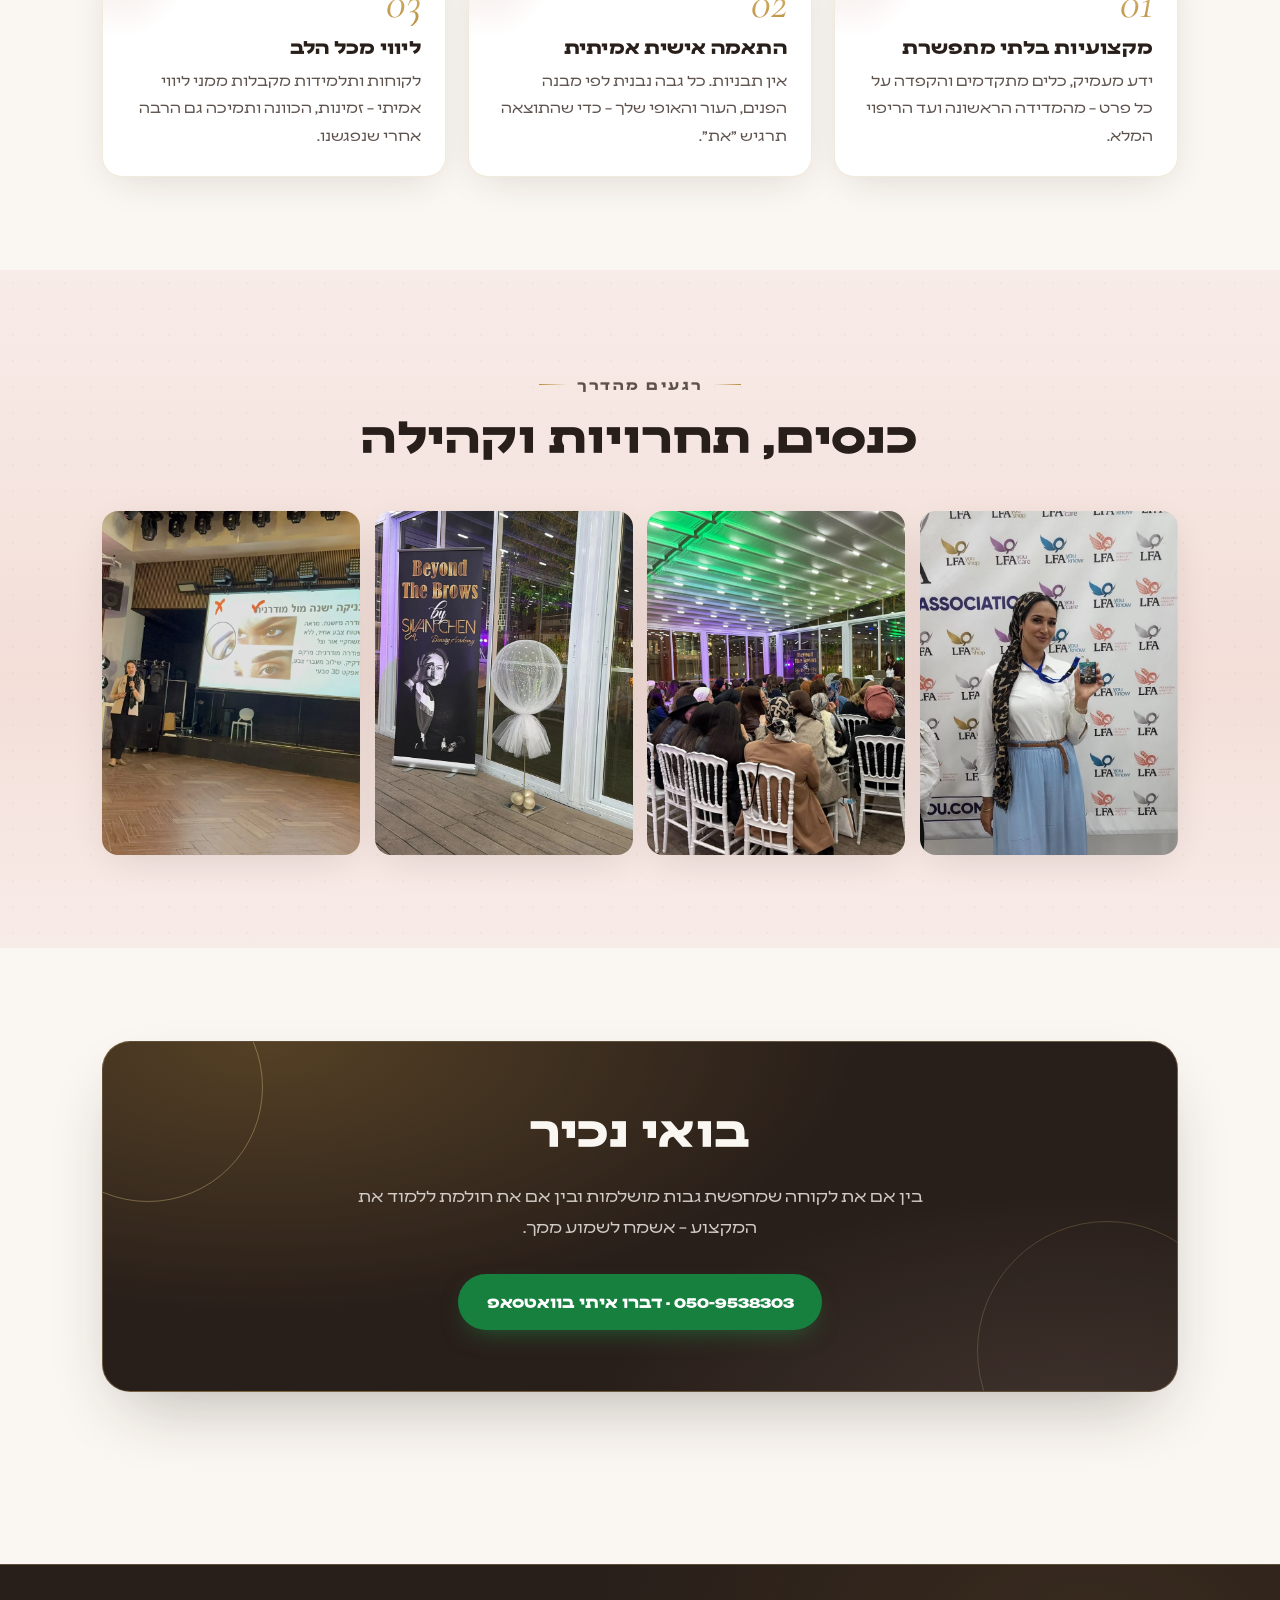
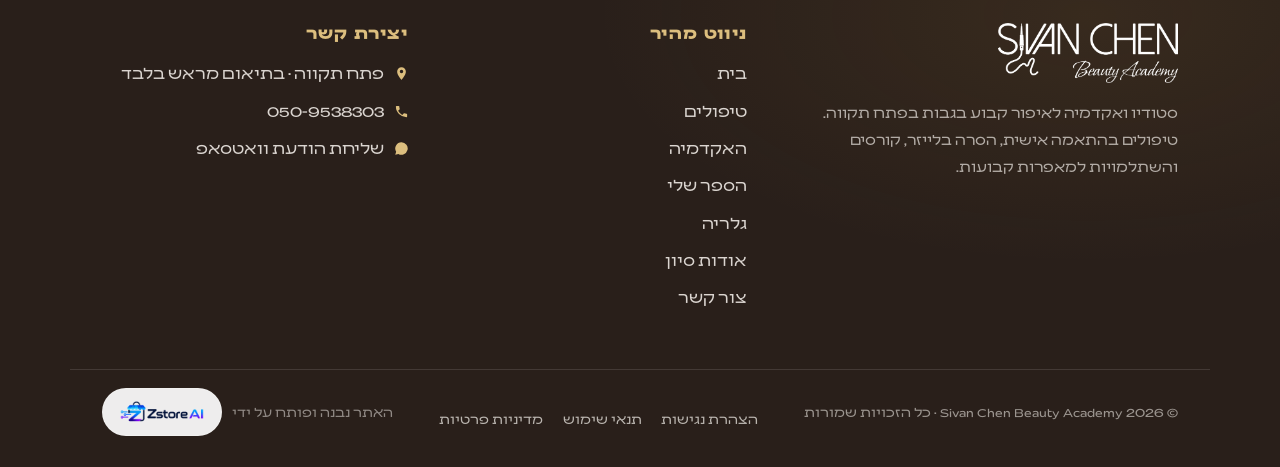
<file: about.html>
<!DOCTYPE html>
<html lang="he" dir="rtl">
<head>
<meta charset="UTF-8">
<meta name="viewport" content="width=device-width, initial-scale=1">
<meta name="theme-color" content="#faf6f1">
<title>אודות סיון חן – מאסטרית לאיפור קבוע ומייסדת Sivan Chen Beauty Academy</title>
<meta name="description" content="הסיפור של סיון חן: מאסטרית לאיפור קבוע בגבות, מייסדת אקדמיה להכשרת מאפרות קבועות בפתח תקווה, שופטת בתחרות אליפות ישראל בענף – ומאמינה גדולה בכוח של התמדה, מקצועיות וצמיחה.">
<link rel="canonical" href="https://sivan-eyebrows.co.il/about.html">
<meta name="robots" content="index, follow, max-image-preview:large">

<meta property="og:type" content="profile">
<meta property="og:locale" content="he_IL">
<meta property="og:site_name" content="Sivan Chen Beauty Academy">
<meta property="og:title" content="אודות סיון חן – מאסטרית לאיפור קבוע">
<meta property="og:description" content="מייסדת אקדמיה להכשרת מאפרות קבועות בפתח תקווה, שופטת בתחרות אליפות ישראל בענף.">
<meta property="og:url" content="https://sivan-eyebrows.co.il/about.html">
<meta property="og:image" content="https://sivan-eyebrows.co.il/assets/img/og-share.jpg">
<meta property="og:image:width" content="1200">
<meta property="og:image:height" content="630">
<meta property="og:image:type" content="image/jpeg">
<meta property="og:image:alt" content="סיון חן – Sivan Chen Beauty Academy, איפור קבוע ועיצוב גבות בפתח תקווה">
<meta name="twitter:card" content="summary_large_image">
<meta name="twitter:image" content="https://sivan-eyebrows.co.il/assets/img/og-share.jpg">

<link rel="icon" type="image/svg+xml" href="assets/img/favicon.svg">
<link rel="icon" type="image/png" sizes="48x48" href="assets/img/favicon-48.png">
<link rel="apple-touch-icon" href="assets/img/apple-touch-icon.png">
<link rel="preconnect" href="https://fonts.googleapis.com">
<link rel="preconnect" href="https://fonts.gstatic.com" crossorigin>
<link href="https://fonts.googleapis.com/css2?family=Cormorant+Garamond:ital,wght@1,500&display=swap" rel="stylesheet">
<link rel="preload" href="assets/fonts/OHYaelLeibushor2.0-Regular.woff2" as="font" type="font/woff2" crossorigin>
<link rel="preload" as="font" type="font/woff2" href="assets/fonts/Leon-Regular.woff2" crossorigin>
<link rel="preload" as="font" type="font/woff2" href="assets/fonts/Leon-Heavy.woff2" crossorigin>
<link rel="stylesheet" href="assets/css/style.css?v=5">

<script type="application/ld+json">
{
  "@context": "https://schema.org",
  "@graph": [
    {
      "@type": "BreadcrumbList",
      "itemListElement": [
        {
          "@type": "ListItem",
          "position": 1,
          "name": "בית",
          "item": "https://sivan-eyebrows.co.il/"
        },
        {
          "@type": "ListItem",
          "position": 2,
          "name": "אודות",
          "item": "https://sivan-eyebrows.co.il/about.html"
        }
      ],
      "@id": "https://sivan-eyebrows.co.il/about.html#breadcrumb"
    },
    {
      "@type": "ProfilePage",
      "@id": "https://sivan-eyebrows.co.il/about.html#webpage",
      "url": "https://sivan-eyebrows.co.il/about.html",
      "name": "אודות סיון חן – מאסטרית לאיפור קבוע ומייסדת Sivan Chen Beauty Academy",
      "description": "הסיפור של סיון חן: מאסטרית לאיפור קבוע בגבות, מייסדת אקדמיה להכשרת מאפרות קבועות בפתח תקווה, שופטת בתחרות אליפות ישראל בענף – ומאמינה גדולה בכוח של התמדה, מקצועיות וצמיחה.",
      "inLanguage": "he",
      "isPartOf": {
        "@id": "https://sivan-eyebrows.co.il/#website"
      },
      "about": {
        "@id": "https://sivan-eyebrows.co.il/#sivan"
      },
      "primaryImageOfPage": "https://sivan-eyebrows.co.il/assets/img/sivan-intro-2.webp",
      "datePublished": "2026-07-22",
      "dateModified": "2026-07-28",
      "breadcrumb": {
        "@id": "https://sivan-eyebrows.co.il/about.html#breadcrumb"
      },
      "mainEntity": {
        "@type": "Person",
        "@id": "https://sivan-eyebrows.co.il/#sivan",
        "name": "סיון חן",
        "alternateName": "Sivan Chen",
        "jobTitle": "מאסטרית לאיפור קבוע ומייסדת Sivan Chen Beauty Academy",
        "description": "מאסטרית לאיפור קבוע בגבות, מייסדת אקדמיה להכשרת מאפרות קבועות בפתח תקווה, שופטת בתחרות אליפות ישראל בענף האיפור הקבוע ומחברת הספר Big Little Steps – יומן המסע.",
        "image": "https://sivan-eyebrows.co.il/assets/img/sivan-intro-2.webp",
        "url": "https://sivan-eyebrows.co.il/about.html",
        "knowsAbout": [
          "איפור קבוע",
          "עיצוב גבות",
          "ספריי פודרה",
          "הסרת איפור קבוע בלייזר",
          "הכשרת מאפרות קבועות"
        ]
      }
    }
  ]
}
</script>
</head>
<body>
<a class="skip-link" href="#main">דילוג לתוכן המרכזי</a>

<header class="site-header">
  <div class="wrap header-inner">
    <a class="brand" href="index.html" aria-label="סיון חן ביוטי אקדמי – דף הבית">
      <img src="assets/img/logo-dark.png" alt="Sivan Chen Beauty Academy – סיון חן" width="168" height="56">
    </a>
    <button class="nav-toggle" aria-expanded="false" aria-controls="nav" aria-label="פתיחת תפריט">
      <span></span><span></span><span></span>
    </button>
    <nav class="main-nav" id="nav" aria-label="ניווט ראשי">
      <ul>
        <li><a href="index.html">בית</a></li>
        <li><a href="treatments.html">טיפולים</a></li>
        <li><a href="academy.html">האקדמיה</a></li>
        <li><a href="book.html">הספר שלי</a></li><li><a href="gallery.html">גלריה</a></li>
        <li><a href="about.html" aria-current="page">אודות</a></li>
        <li><a href="contact.html">צור קשר</a></li>
        <li><a class="nav-cta" href="https://wa.me/972509538303?text=%D7%94%D7%99%D7%99%20%D7%A1%D7%99%D7%95%D7%9F%20%F0%9F%99%82%20%D7%94%D7%92%D7%A2%D7%AA%D7%99%20%D7%93%D7%A8%D7%9A%20%D7%94%D7%90%D7%AA%D7%A8%20%D7%95%D7%90%D7%A9%D7%9E%D7%97%20%D7%9C%D7%A4%D7%A8%D7%98%D7%99%D7%9D%20%D7%95%D7%9C%D7%AA%D7%99%D7%90%D7%95%D7%9D%20%D7%AA%D7%95%D7%A8" target="_blank" rel="noopener">תיאום בוואטסאפ</a></li>
      </ul>
    </nav>
  </div>
</header>

<main id="main">

  <section class="page-hero">
    <div class="wrap">
      <ol class="breadcrumbs">
        <li><a href="index.html">בית</a></li>
        <li aria-current="page">אודות</li>
      </ol>
      <p class="eyebrow" style="justify-content:center;">נעים להכיר</p>
      <h1>אני סיון חן</h1>
      <p>מאסטרית לאיפור קבוע, מייסדת אקדמיה להכשרת מאפרות קבועות – ומאמינה גדולה בכוח של התמדה, מקצועיות וצמיחה.</p>
    </div>
  </section>

  <!-- story -->
  <section class="section" aria-labelledby="story-title">
    <div class="wrap split">
      <figure class="split-figure reveal">
        <img src="assets/img/sivan-tools-book.webp" alt="סיון חן מחזיקה את הספר Big Little Steps, מוקפת בכלי העבודה של איפור קבוע – מכונת פיגמנט, סרגל מדידה, פינצטה ופיגמנט מקצועי" width="900" height="1352">
      </figure>
      <div class="split-body story-handwriting reveal reveal-d1">
        <h2 id="story-title">הסיפור שלי</h2>
        <p>נעים להכיר, אני סיון חן – מאסטרית לאיפור קבוע, מייסדת אקדמיה להכשרת מאפרות קבועות ומאמינה גדולה בכוח של התמדה, מקצועיות וצמיחה.</p>
        <p>הדרך שלי לא הייתה פשוטה. לפני שהקמתי את האקדמיה עבדתי בתחום מימוש הזכויות, אבל בחרתי ללכת אחרי הלב שלי ולהפוך את התשוקה למקצוע ולשליחות. את העסק שלי בניתי בעשר אצבעות, מתוך אהבה אמיתית לעולם היופי ומתוך רצון להעניק לנשים ביטחון, ידע וכלים להצליח.</p>
        <p>במקביל לעשייה העסקית, החיים הציבו בפניי אתגר אישי משמעותי כשבני מתמודד עם אתגר רפואי מורכב. גם בתקופות המאתגרות ביותר בחרתי להמשיך לצמוח, ללמוד, ללמד ולהוביל – מתוך אמונה שאפשר להתמודד עם כל קושי מבלי לוותר על החלומות.</p>
        <p>היום האקדמיה שלי היא הרבה מעבר למקום ללימוד איפור קבוע. זהו בית למקצועיות, למצוינות ולהתפתחות אישית. כאן אני משלבת ניסיון מעשי, ידע מקצועי ברמה הגבוהה ביותר, ליווי אישי וחשיבה עסקית, כדי שכל לקוחה וכל תלמידה יקבלו את הטוב ביותר.</p>
        <p>אני מאמינה שהצלחה אמיתית נבנית מצעד אחר צעד, מהתמדה, מהשקעה ומהבחירה לקום בכל יום מחדש ולהמשיך קדימה. זו בדיוק הדרך שבה אני חיה – וזו הדרך שאני מלמדת.</p>
        <p class="signature">Sivan Chen</p>
      </div>
    </div>
  </section>

  <!-- credibility -->
  <section class="section section-blush" aria-labelledby="cred-title">
    <div class="wrap">
      <div class="section-head center reveal">
        <p class="eyebrow">מובילה בענף</p>
        <h2 id="cred-title">לא רק בתוך הסטודיו</h2>
        <p>שופטת בתחרות אליפות ישראל בענף האיפור הקבוע, מארגנת כנס בוגרות ענפי ומחברת הספר "Big Little Steps".</p>
      </div>
      <div class="cards cols-3">
        <article class="card reveal">
          <div class="card-media tall">
            <img src="assets/img/judge-0254.webp" alt="סיון חן על רקע מיתוג Sivan Chen Beauty Academy באירוע מקצועי בענף האיפור הקבוע" width="800" height="1422" loading="lazy">
          </div>
          <div class="card-body">
            <h3>שופטת אליפות ישראל</h3>
            <p>הזמנה לשפוט בתחרות אליפות ישראל בענף – הכרה מקצועית ברמה הגבוהה ביותר בתחום האיפור הקבוע.</p>
          </div>
        </article>
        <article class="card reveal reveal-d1">
          <div class="card-media tall">
            <img src="assets/img/conference-stage.webp" alt="סיון חן מרצה על במה בכנס בוגרות הענף שהרימה, מול קהל המשתתפות" width="800" height="1422" loading="lazy">
          </div>
          <div class="card-body">
            <h3>כנס בוגרות ענפי</h3>
            <p>יוזמת ומרימה כנסים מקצועיים לבוגרות ולמאפרות מכל הארץ – במה לידע, השראה וחיבורים בענף.</p>
          </div>
        </article>
        <article class="card reveal reveal-d2">
          <div class="card-media tall">
            <a href="book.html" aria-label="לעמוד הספר שלי – Big Little Steps"><img src="assets/img/sivan-book-cover.webp" alt="סיון חן מחזיקה את הספר שכתבה – Big Little Steps" width="800" height="1200" loading="lazy"></a>
          </div>
          <div class="card-body">
            <h3>מחברת הספר Big Little Steps</h3>
            <p>הספר שמרכז כלים, השראה ומיינדסט של צעדים קטנים שמובילים להצלחות גדולות – הדרך שבה אני חיה ומלמדת.</p>
            <a class="btn" href="book.html" hidden style="display:none">לעמוד הספר שלי</a>
          </div>
        </article>
      </div>
    </div>
  </section>

  <!-- values -->
  <section class="section" aria-labelledby="values-title">
    <div class="wrap">
      <div class="section-head center reveal">
        <p class="eyebrow">מה מקבלים אצלי</p>
        <h2 id="values-title">הערכים שמאחורי כל עבודה</h2>
      </div>
      <div class="steps">
        <div class="step reveal">
          <h3>מקצועיות בלתי מתפשרת</h3>
          <p>ידע מעמיק, כלים מתקדמים והקפדה על כל פרט – מהמדידה הראשונה ועד הריפוי המלא.</p>
        </div>
        <div class="step reveal reveal-d1">
          <h3>התאמה אישית אמיתית</h3>
          <p>אין תבניות. כל גבה נבנית לפי מבנה הפנים, העור והאופי שלך – כדי שהתוצאה תרגיש "את".</p>
        </div>
        <div class="step reveal reveal-d2">
          <h3>ליווי מכל הלב</h3>
          <p>לקוחות ותלמידות מקבלות ממני ליווי אמיתי – זמינות, הכוונה ותמיכה גם הרבה אחרי שנפגשנו.</p>
        </div>
      </div>
    </div>
  </section>

  <!-- moments band -->
  <section class="section section-blush" aria-label="רגעים מהדרך">
    <div class="wrap">
      <div class="section-head center reveal">
        <p class="eyebrow">רגעים מהדרך</p>
        <h2>כנסים, תחרויות וקהילה</h2>
      </div>
      <div class="gallery-band reveal">
        <img src="assets/img/judge-0205.webp" alt="סיון חן שופטת בתחרות מקצועית בענף האיפור הקבוע" width="740" height="1227" loading="lazy">
        <img src="assets/img/judge-0216.webp" alt="קהל משתתפות בכנס בוגרות הענף" width="800" height="1422" loading="lazy">
        <img src="assets/img/judge-0250.webp" alt="עמדת Beyond The Brows בכנס של סיון חן" width="800" height="1422" loading="lazy">
        <img src="assets/img/judge-0232.webp" alt="הרצאה מקצועית על במה בכנס הענף" width="800" height="1422" loading="lazy">
      </div>
    </div>
  </section>

  <!-- CTA -->
  <section class="section" aria-label="קריאה לפעולה">
    <div class="wrap">
      <div class="cta-band reveal">
        <h2>בואי נכיר</h2>
        <p>בין אם את לקוחה שמחפשת גבות מושלמות ובין אם את חולמת ללמוד את המקצוע – אשמח לשמוע ממך.</p>
        <a class="btn btn-wa" href="https://wa.me/972509538303?text=%D7%94%D7%99%D7%99%20%D7%A1%D7%99%D7%95%D7%9F%20%F0%9F%99%82%20%D7%94%D7%92%D7%A2%D7%AA%D7%99%20%D7%93%D7%A8%D7%9A%20%D7%94%D7%90%D7%AA%D7%A8%20%D7%95%D7%90%D7%A9%D7%9E%D7%97%20%D7%9C%D7%A4%D7%A8%D7%98%D7%99%D7%9D%20%D7%95%D7%9C%D7%AA%D7%99%D7%90%D7%95%D7%9D%20%D7%AA%D7%95%D7%A8" target="_blank" rel="noopener">050-9538303 · דברו איתי בוואטסאפ</a>
      </div>
    </div>
  </section>

</main>

<footer class="site-footer">
  <div class="wrap footer-grid">
    <div class="footer-brand">
      <img src="assets/img/logo-white.png" alt="Sivan Chen Beauty Academy" width="180" height="60" loading="lazy">
      <p>סטודיו ואקדמיה לאיפור קבוע בגבות בפתח תקווה. טיפולים בהתאמה אישית, הסרה בלייזר, קורסים והשתלמויות למאפרות קבועות.</p>
    </div>
    <nav aria-label="ניווט תחתון">
      <h3>ניווט מהיר</h3>
      <ul>
        <li><a href="index.html">בית</a></li>
        <li><a href="treatments.html">טיפולים</a></li>
        <li><a href="academy.html">האקדמיה</a></li>
        <li><a href="book.html">הספר שלי</a></li><li><a href="gallery.html">גלריה</a></li>
        <li><a href="about.html">אודות סיון</a></li>
        <li><a href="contact.html">צור קשר</a></li>
      </ul>
    </nav>
    <div>
      <h3>יצירת קשר</h3>
      <ul class="footer-contact">
        <li>
          <svg width="15" height="15" viewBox="0 0 24 24" fill="currentColor" aria-hidden="true"><path d="M12 2a7 7 0 0 0-7 7c0 5.2 7 13 7 13s7-7.8 7-13a7 7 0 0 0-7-7Zm0 9.5A2.5 2.5 0 1 1 12 6a2.5 2.5 0 0 1 0 5.5Z"/></svg>
          פתח תקווה · בתיאום מראש בלבד
        </li>
        <li>
          <svg width="15" height="15" viewBox="0 0 24 24" fill="currentColor" aria-hidden="true"><path d="M6.6 10.8a15.6 15.6 0 0 0 6.6 6.6l2.2-2.2a1 1 0 0 1 1-.3c1.2.4 2.4.6 3.6.6a1 1 0 0 1 1 1V20a1 1 0 0 1-1 1A17 17 0 0 1 3 4a1 1 0 0 1 1-1h3.5a1 1 0 0 1 1 1c0 1.3.2 2.5.6 3.6a1 1 0 0 1-.3 1l-2.2 2.2Z"/></svg>
          <a href="tel:+972509538303">050-9538303</a>
        </li>
        <li>
          <svg width="15" height="15" viewBox="0 0 24 24" fill="currentColor" aria-hidden="true"><path d="M12 2a10 10 0 0 0-8.6 15.1L2 22l5-1.3A10 10 0 1 0 12 2Z"/></svg>
          <a href="https://wa.me/972509538303?text=%D7%94%D7%99%D7%99%20%D7%A1%D7%99%D7%95%D7%9F%20%F0%9F%99%82%20%D7%94%D7%92%D7%A2%D7%AA%D7%99%20%D7%93%D7%A8%D7%9A%20%D7%94%D7%90%D7%AA%D7%A8%20%D7%95%D7%90%D7%A9%D7%9E%D7%97%20%D7%9C%D7%A4%D7%A8%D7%98%D7%99%D7%9D%20%D7%95%D7%9C%D7%AA%D7%99%D7%90%D7%95%D7%9D%20%D7%AA%D7%95%D7%A8" target="_blank" rel="noopener">שליחת הודעת וואטסאפ</a>
        </li>
      </ul>
    </div>
  </div>
  <div class="wrap footer-bottom">
    <p>© <span id="year">2026</span> Sivan Chen Beauty Academy · כל הזכויות שמורות</p>
    <nav aria-label="קישורים משפטיים" style="display:flex; gap:1.2rem; flex-wrap:wrap;">
      <a href="accessibility.html">הצהרת נגישות</a>
      <a href="terms.html">תנאי שימוש</a>
      <a href="privacy.html">מדיניות פרטיות</a>
    </nav>
    <p class="credit">האתר נבנה ופותח על ידי <a href="https://zstore-ai.co.il/" target="_blank" rel="noopener" aria-label="Zstore-AI"><img src="assets/img/zstore-ai-logo.png" alt="Zstore AI" width="480" height="160" loading="lazy" decoding="async"></a></p>
  </div>
</footer>

<a class="wa-float" href="https://wa.me/972509538303?text=%D7%94%D7%99%D7%99%20%D7%A1%D7%99%D7%95%D7%9F%20%F0%9F%99%82%20%D7%94%D7%92%D7%A2%D7%AA%D7%99%20%D7%93%D7%A8%D7%9A%20%D7%94%D7%90%D7%AA%D7%A8%20%D7%95%D7%90%D7%A9%D7%9E%D7%97%20%D7%9C%D7%A4%D7%A8%D7%98%D7%99%D7%9D%20%D7%95%D7%9C%D7%AA%D7%99%D7%90%D7%95%D7%9D%20%D7%AA%D7%95%D7%A8" target="_blank" rel="noopener" aria-label="שליחת הודעת וואטסאפ לסיון חן">
  <svg viewBox="0 0 24 24" fill="currentColor" aria-hidden="true"><path d="M12 2a10 10 0 0 0-8.6 15.1L2 22l5-1.3A10 10 0 1 0 12 2Zm5.4 14.1c-.2.6-1.3 1.2-1.8 1.2-.5.1-1 .2-3.3-.7-2.8-1.1-4.6-4-4.7-4.2-.1-.2-1.1-1.5-1.1-2.9s.7-2 1-2.3c.2-.3.5-.3.7-.3h.5c.2 0 .4 0 .6.5s.8 1.9.8 2c.1.1.1.3 0 .5l-.3.5-.4.4c-.1.1-.3.3-.1.6.2.3.8 1.3 1.7 2.1 1.2 1.1 2.2 1.4 2.5 1.5.3.1.5.1.7-.1l1-1.2c.2-.3.4-.2.7-.1l2 1c.3.1.5.2.5.3.1.1.1.7-.1 1.2Z"/></svg>
</a>

<script src="assets/js/main.js" defer></script>
<script src="assets/js/a11y.js" defer></script>
</body>
</html>
</file>
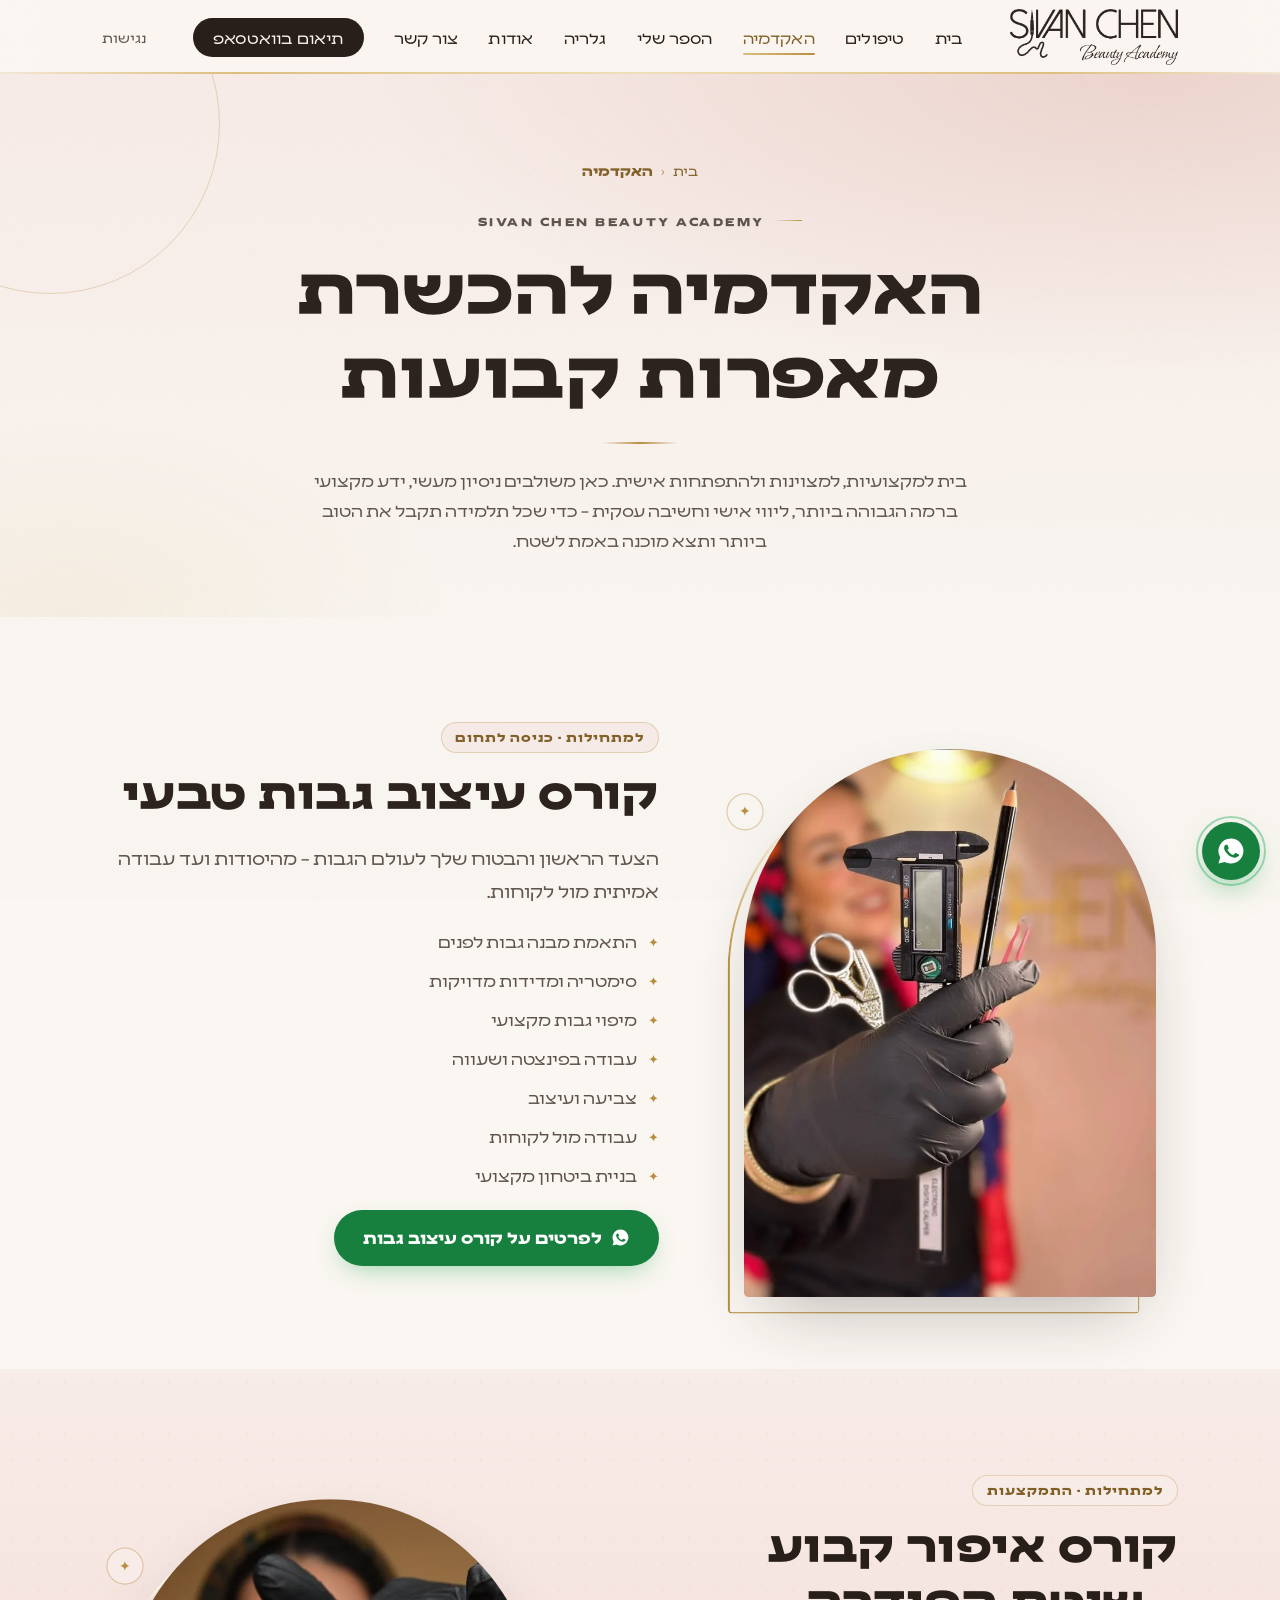
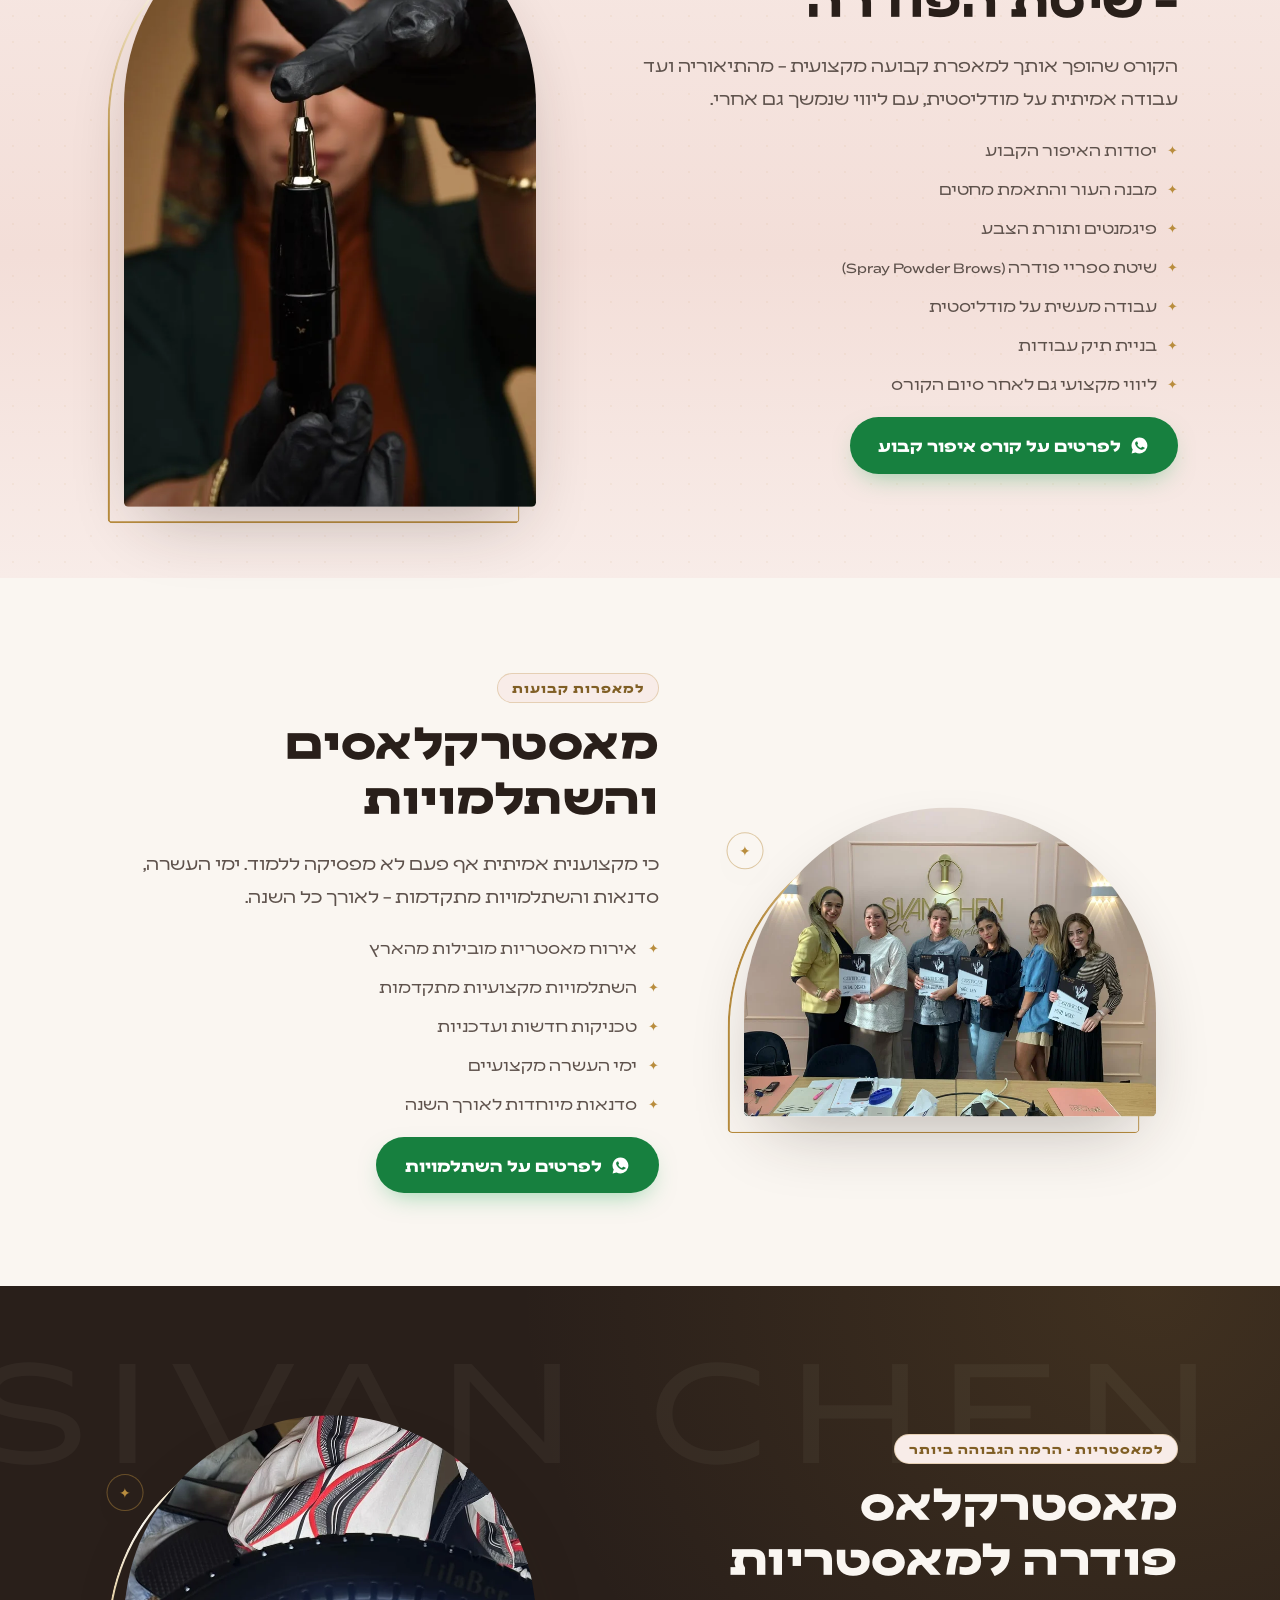
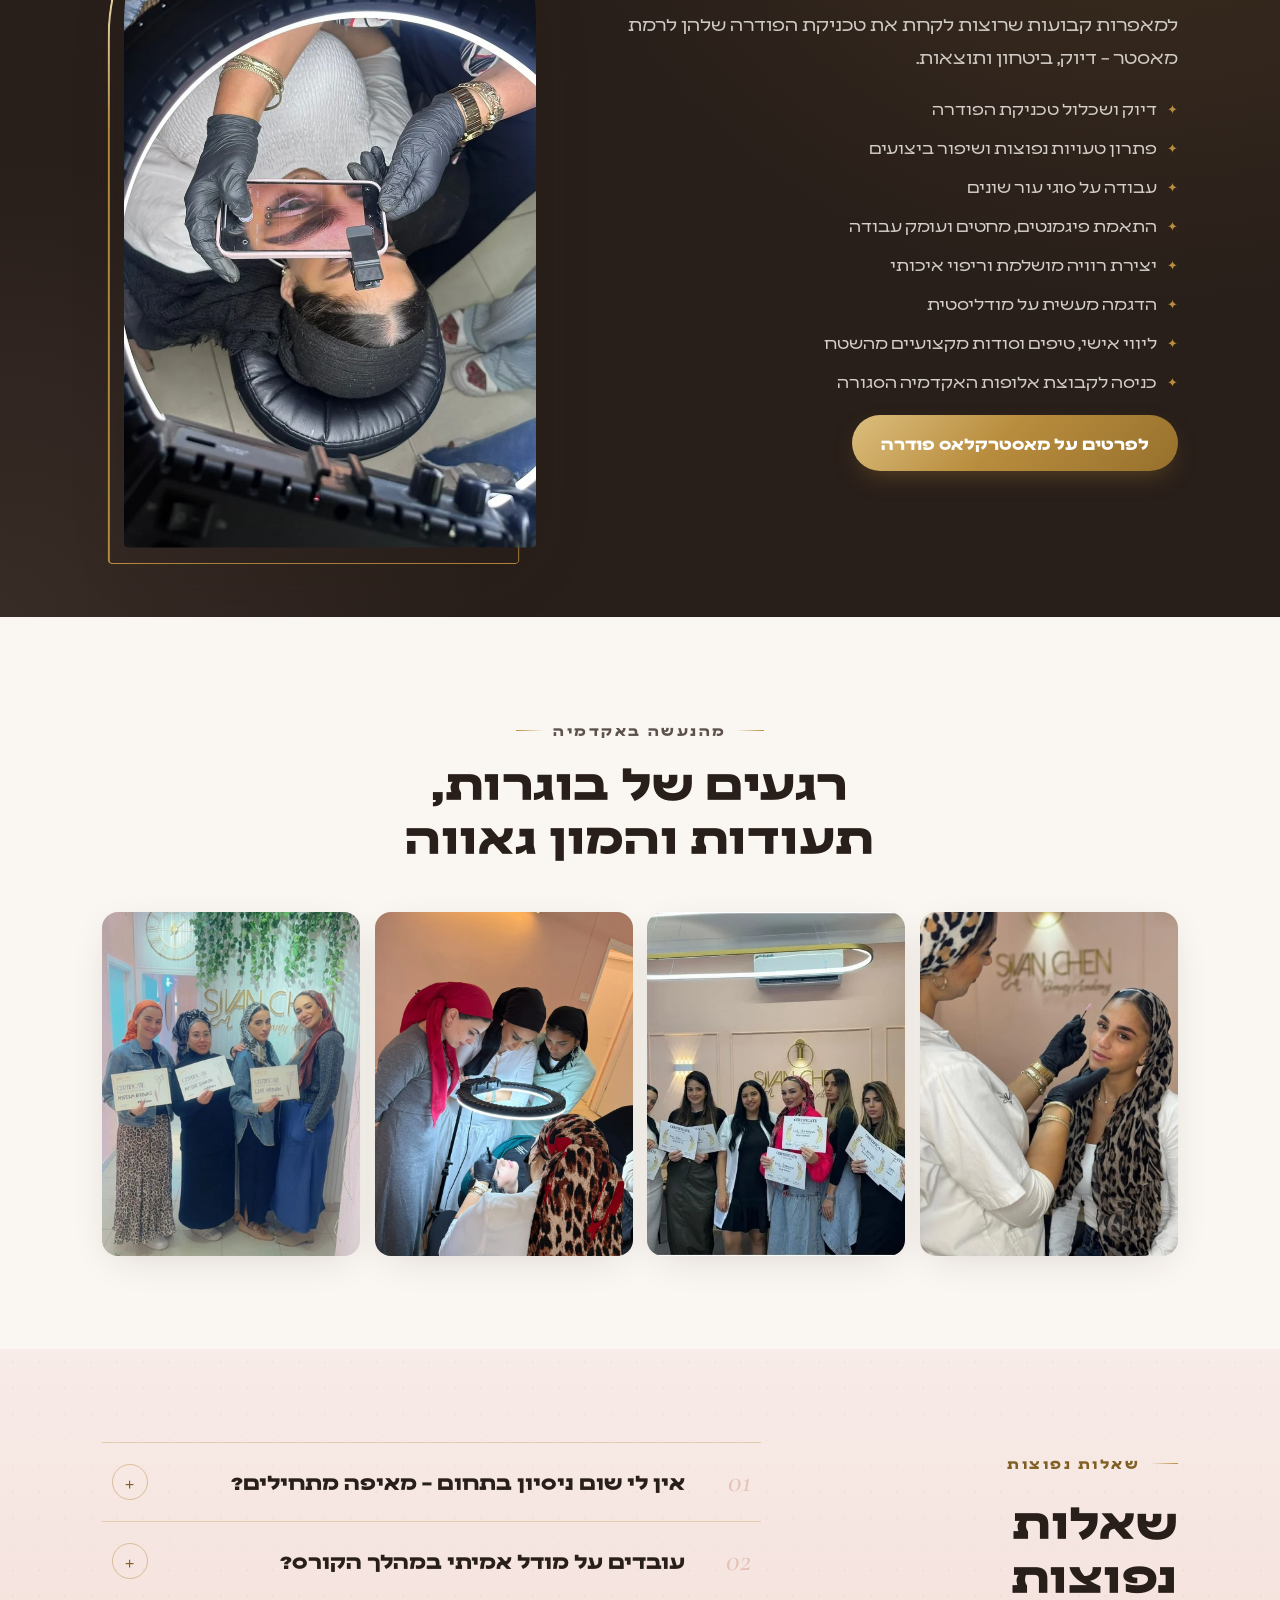
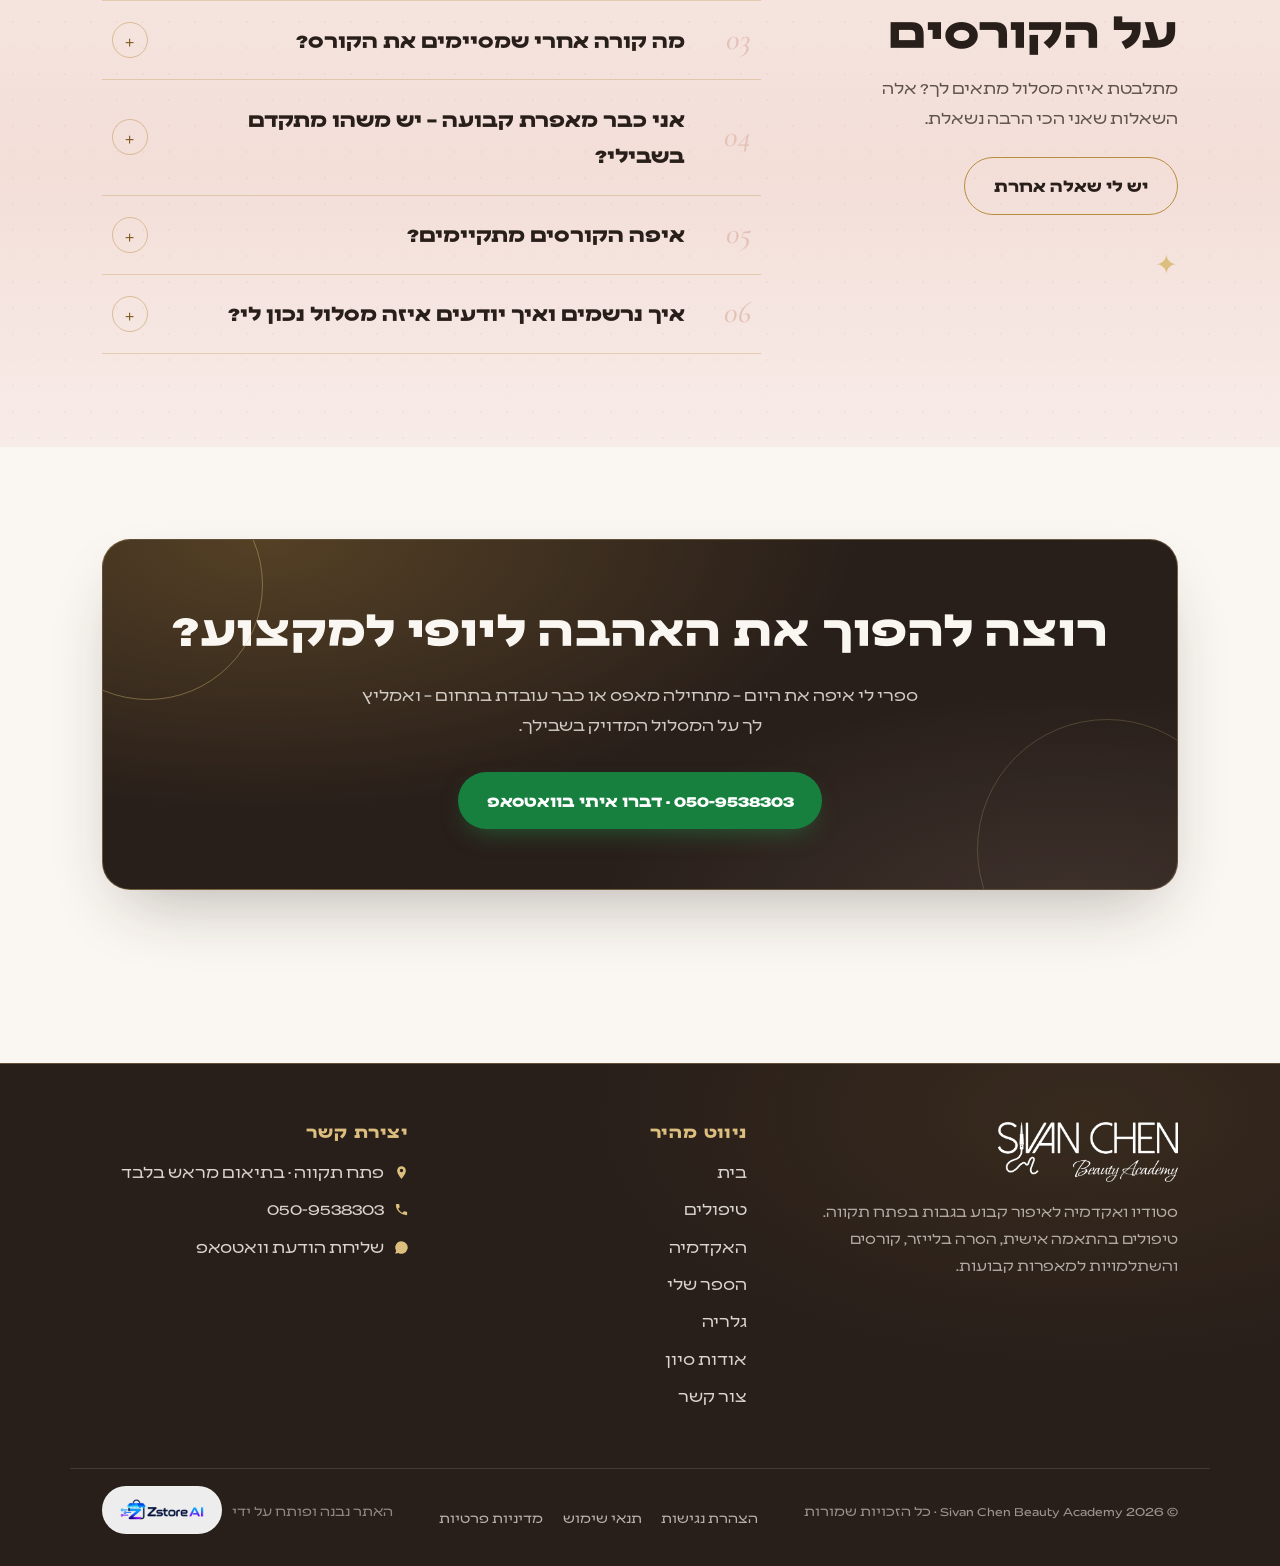
<file: academy.html>
<!DOCTYPE html>
<html lang="he" dir="rtl">
<head>
<meta charset="UTF-8">
<meta name="viewport" content="width=device-width, initial-scale=1">
<meta name="theme-color" content="#faf6f1">
<title>קורסים לאיפור קבוע ועיצוב גבות | Sivan Chen Beauty Academy פתח תקווה</title>
<meta name="description" content="האקדמיה של סיון חן בפתח תקווה: קורס עיצוב גבות טבעי למתחילות, קורס איפור קבוע בשיטת הפודרה, מאסטרקלאסים והשתלמויות למאפרות קבועות – עם ליווי מקצועי גם אחרי הקורס.">
<link rel="canonical" href="https://sivan-eyebrows.co.il/academy.html">
<meta name="robots" content="index, follow, max-image-preview:large">

<meta property="og:type" content="website">
<meta property="og:locale" content="he_IL">
<meta property="og:site_name" content="Sivan Chen Beauty Academy">
<meta property="og:title" content="קורסים לאיפור קבוע ועיצוב גבות – האקדמיה של סיון חן">
<meta property="og:description" content="קורס עיצוב גבות טבעי, קורס איפור קבוע בשיטת הפודרה, מאסטרקלאסים והשתלמויות – בפתח תקווה.">
<meta property="og:url" content="https://sivan-eyebrows.co.il/academy.html">
<meta property="og:image" content="https://sivan-eyebrows.co.il/assets/img/og-share.jpg">
<meta property="og:image:width" content="1200">
<meta property="og:image:height" content="630">
<meta property="og:image:type" content="image/jpeg">
<meta property="og:image:alt" content="סיון חן – Sivan Chen Beauty Academy, איפור קבוע ועיצוב גבות בפתח תקווה">
<meta name="twitter:card" content="summary_large_image">
<meta name="twitter:image" content="https://sivan-eyebrows.co.il/assets/img/og-share.jpg">

<link rel="icon" type="image/svg+xml" href="assets/img/favicon.svg">
<link rel="icon" type="image/png" sizes="48x48" href="assets/img/favicon-48.png">
<link rel="apple-touch-icon" href="assets/img/apple-touch-icon.png">
<link rel="preconnect" href="https://fonts.googleapis.com">
<link rel="preconnect" href="https://fonts.gstatic.com" crossorigin>
<link href="https://fonts.googleapis.com/css2?family=Cormorant+Garamond:ital,wght@1,500&display=swap" rel="stylesheet">
<link rel="preload" as="font" type="font/woff2" href="assets/fonts/Leon-Regular.woff2" crossorigin>
<link rel="preload" as="font" type="font/woff2" href="assets/fonts/Leon-Heavy.woff2" crossorigin>
<link rel="stylesheet" href="assets/css/style.css?v=5">

<script type="application/ld+json">
{
  "@context": "https://schema.org",
  "@graph": [
    {
      "@type": "BreadcrumbList",
      "itemListElement": [
        {
          "@type": "ListItem",
          "position": 1,
          "name": "בית",
          "item": "https://sivan-eyebrows.co.il/"
        },
        {
          "@type": "ListItem",
          "position": 2,
          "name": "האקדמיה",
          "item": "https://sivan-eyebrows.co.il/academy.html"
        }
      ],
      "@id": "https://sivan-eyebrows.co.il/academy.html#breadcrumb"
    },
    {
      "@type": "WebPage",
      "@id": "https://sivan-eyebrows.co.il/academy.html#webpage",
      "url": "https://sivan-eyebrows.co.il/academy.html",
      "name": "קורסים לאיפור קבוע ועיצוב גבות | Sivan Chen Beauty Academy פתח תקווה",
      "description": "האקדמיה של סיון חן בפתח תקווה: קורס עיצוב גבות טבעי למתחילות, קורס איפור קבוע בשיטת הפודרה, מאסטרקלאסים והשתלמויות למאפרות קבועות – עם ליווי מקצועי גם אחרי הקורס.",
      "inLanguage": "he",
      "isPartOf": {
        "@id": "https://sivan-eyebrows.co.il/#website"
      },
      "about": {
        "@id": "https://sivan-eyebrows.co.il/academy.html#academy"
      },
      "primaryImageOfPage": "https://sivan-eyebrows.co.il/assets/img/academy-0151.webp",
      "datePublished": "2026-07-22",
      "dateModified": "2026-07-28",
      "breadcrumb": {
        "@id": "https://sivan-eyebrows.co.il/academy.html#breadcrumb"
      }
    },
    {
      "@type": "EducationalOrganization",
      "@id": "https://sivan-eyebrows.co.il/academy.html#academy",
      "name": "Sivan Chen Beauty Academy – האקדמיה להכשרת מאפרות קבועות",
      "url": "https://sivan-eyebrows.co.il/academy.html",
      "founder": {
        "@id": "https://sivan-eyebrows.co.il/#sivan"
      },
      "address": {
        "@type": "PostalAddress",
        "addressLocality": "פתח תקווה",
        "addressCountry": "IL"
      },
      "telephone": "+972-50-953-8303"
    },
    {
      "@type": "Course",
      "@id": "https://sivan-eyebrows.co.il/academy.html#course-brows",
      "name": "קורס עיצוב גבות טבעי",
      "description": "קורס למתחילות ולמי שרוצה להיכנס לתחום: התאמת מבנה גבות לפנים, סימטריה ומדידות, מיפוי גבות מקצועי, פינצטה ושעווה, צביעה ועיצוב, עבודה מול לקוחות ובניית ביטחון מקצועי.",
      "provider": {
        "@id": "https://sivan-eyebrows.co.il/academy.html#academy"
      },
      "offers": {
        "@type": "Offer",
        "availability": "https://schema.org/InStock",
        "url": "https://sivan-eyebrows.co.il/academy.html#course-brows"
      },
      "hasCourseInstance": {
        "@type": "CourseInstance",
        "courseMode": "Onsite",
        "location": {
          "@type": "Place",
          "address": {
            "@type": "PostalAddress",
            "addressLocality": "פתח תקווה",
            "addressCountry": "IL"
          }
        }
      }
    },
    {
      "@type": "Course",
      "@id": "https://sivan-eyebrows.co.il/academy.html#course-pmu",
      "name": "קורס איפור קבוע – שיטת הפודרה",
      "description": "קורס למתחילות המעוניינות להתמקצע: יסודות האיפור הקבוע, מבנה העור, התאמת מחטים, פיגמנטים ותורת הצבע, שיטת ספריי פודרה, עבודה על מודליסטית, בניית תיק עבודות וליווי מקצועי גם לאחר סיום הקורס.",
      "provider": {
        "@id": "https://sivan-eyebrows.co.il/academy.html#academy"
      },
      "offers": {
        "@type": "Offer",
        "availability": "https://schema.org/InStock",
        "url": "https://sivan-eyebrows.co.il/academy.html#course-pmu"
      },
      "hasCourseInstance": {
        "@type": "CourseInstance",
        "courseMode": "Onsite",
        "location": {
          "@type": "Place",
          "address": {
            "@type": "PostalAddress",
            "addressLocality": "פתח תקווה",
            "addressCountry": "IL"
          }
        }
      }
    },
    {
      "@type": "Course",
      "@id": "https://sivan-eyebrows.co.il/academy.html#masterclass",
      "name": "מאסטרקלאסים והשתלמויות למאפרות קבועות",
      "description": "אירוח מאסטריות מובילות מהארץ, השתלמויות מקצועיות מתקדמות, טכניקות חדשות ועדכניות, ימי העשרה וסדנאות מיוחדות לאורך השנה.",
      "provider": {
        "@id": "https://sivan-eyebrows.co.il/academy.html#academy"
      },
      "offers": {
        "@type": "Offer",
        "availability": "https://schema.org/InStock",
        "url": "https://sivan-eyebrows.co.il/academy.html#masterclass"
      },
      "hasCourseInstance": {
        "@type": "CourseInstance",
        "courseMode": "Onsite",
        "location": {
          "@type": "Place",
          "address": {
            "@type": "PostalAddress",
            "addressLocality": "פתח תקווה",
            "addressCountry": "IL"
          }
        }
      }
    },
    {
      "@type": "Course",
      "@id": "https://sivan-eyebrows.co.il/academy.html#master-powder",
      "name": "מאסטרקלאס פודרה למאסטריות",
      "description": "למאפרות קבועות שרוצות לשדרג את רמת העבודה: דיוק ושכלול טכניקת הפודרה, פתרון טעויות נפוצות, עבודה על סוגי עור שונים, התאמת פיגמנטים ומחטים, רוויה מושלמת וריפוי איכותי, הדגמה מעשית על מודליסטית וליווי אישי.",
      "provider": {
        "@id": "https://sivan-eyebrows.co.il/academy.html#academy"
      },
      "offers": {
        "@type": "Offer",
        "availability": "https://schema.org/InStock",
        "url": "https://sivan-eyebrows.co.il/academy.html#master-powder"
      },
      "hasCourseInstance": {
        "@type": "CourseInstance",
        "courseMode": "Onsite",
        "location": {
          "@type": "Place",
          "address": {
            "@type": "PostalAddress",
            "addressLocality": "פתח תקווה",
            "addressCountry": "IL"
          }
        }
      }
    },
    {
      "@type": "FAQPage",
      "@id": "https://sivan-eyebrows.co.il/academy.html#faq",
      "inLanguage": "he",
      "isPartOf": {
        "@id": "https://sivan-eyebrows.co.il/academy.html#webpage"
      },
      "mainEntity": [
        {
          "@type": "Question",
          "name": "אין לי שום ניסיון בתחום – מאיפה מתחילים?",
          "acceptedAnswer": {
            "@type": "Answer",
            "text": "משני מסלולים שנבנו במיוחד למתחילות: קורס עיצוב גבות טבעי, שמלמד מהיסודות – מיפוי, סימטריה ומדידות, פינצטה ושעווה, צביעה ועיצוב ועבודה מול לקוחות; או קורס איפור קבוע בשיטת הפודרה, שלוקח אותך מהתיאוריה ועד עבודה מקצועית."
          }
        },
        {
          "@type": "Question",
          "name": "עובדים על מודל אמיתי במהלך הקורס?",
          "acceptedAnswer": {
            "@type": "Answer",
            "text": "כן. קורס איפור קבוע בשיטת הפודרה כולל עבודה מעשית על מודליסטית, לצד בניית תיק עבודות – כדי שתסיימי את הקורס עם ניסיון אמיתי ולא רק עם תיאוריה."
          }
        },
        {
          "@type": "Question",
          "name": "מה קורה אחרי שמסיימים את הקורס?",
          "acceptedAnswer": {
            "@type": "Answer",
            "text": "הליווי לא נגמר בסיום הקורס. כל בוגרת מקבלת ליווי מקצועי גם אחרי – כי הצעדים הראשונים בשטח הם בדיוק השלב שבו הכי חשוב שיהיה למי לפנות."
          }
        },
        {
          "@type": "Question",
          "name": "אני כבר מאפרת קבועה – יש משהו מתקדם בשבילי?",
          "acceptedAnswer": {
            "@type": "Answer",
            "text": "בהחלט. לאורך כל השנה מתקיימים מאסטרקלאסים והשתלמויות עם אירוח מאסטריות מובילות מהארץ, ימי העשרה וסדנאות. בנוסף קיים מאסטרקלאס פודרה למאסטריות – דיוק ושכלול הטכניקה, עבודה על סוגי עור שונים, רוויה מושלמת וריפוי איכותי, וכניסה לקבוצת אלופות האקדמיה הסגורה."
          }
        },
        {
          "@type": "Question",
          "name": "איפה הקורסים מתקיימים?",
          "acceptedAnswer": {
            "@type": "Answer",
            "text": "כל הקורסים, המאסטרקלאסים וההשתלמויות מתקיימים פרונטלית באקדמיה של סיון חן בפתח תקווה."
          }
        },
        {
          "@type": "Question",
          "name": "איך נרשמים ואיך יודעים איזה מסלול נכון לי?",
          "acceptedAnswer": {
            "@type": "Answer",
            "text": "שולחות לי הודעת וואטסאפ ל‑050-9538303 ומספרות איפה את היום – מתחילה מאפס או כבר עובדת בתחום – ואני ממליצה על המסלול המדויק בשבילך ומעבירה את כל הפרטים."
          }
        }
      ]
    }
  ]
}
</script>
</head>
<body>
<a class="skip-link" href="#main">דילוג לתוכן המרכזי</a>

<header class="site-header">
  <div class="wrap header-inner">
    <a class="brand" href="index.html" aria-label="סיון חן ביוטי אקדמי – דף הבית">
      <img src="assets/img/logo-dark.png" alt="Sivan Chen Beauty Academy – סיון חן" width="168" height="56">
    </a>
    <button class="nav-toggle" aria-expanded="false" aria-controls="nav" aria-label="פתיחת תפריט">
      <span></span><span></span><span></span>
    </button>
    <nav class="main-nav" id="nav" aria-label="ניווט ראשי">
      <ul>
        <li><a href="index.html">בית</a></li>
        <li><a href="treatments.html">טיפולים</a></li>
        <li><a href="academy.html" aria-current="page">האקדמיה</a></li>
        <li><a href="book.html">הספר שלי</a></li><li><a href="gallery.html">גלריה</a></li>
        <li><a href="about.html">אודות</a></li>
        <li><a href="contact.html">צור קשר</a></li>
        <li><a class="nav-cta" href="https://wa.me/972509538303?text=%D7%94%D7%99%D7%99%20%D7%A1%D7%99%D7%95%D7%9F%20%F0%9F%99%82%20%D7%94%D7%92%D7%A2%D7%AA%D7%99%20%D7%93%D7%A8%D7%9A%20%D7%94%D7%90%D7%AA%D7%A8%20%D7%95%D7%90%D7%A9%D7%9E%D7%97%20%D7%9C%D7%A4%D7%A8%D7%98%D7%99%D7%9D%20%D7%95%D7%9C%D7%AA%D7%99%D7%90%D7%95%D7%9D%20%D7%AA%D7%95%D7%A8" target="_blank" rel="noopener">תיאום בוואטסאפ</a></li>
      </ul>
    </nav>
  </div>
</header>

<main id="main">

  <section class="page-hero">
    <div class="wrap">
      <ol class="breadcrumbs">
        <li><a href="index.html">בית</a></li>
        <li aria-current="page">האקדמיה</li>
      </ol>
      <p class="eyebrow" style="justify-content:center;">Sivan Chen Beauty Academy</p>
      <h1>האקדמיה להכשרת מאפרות קבועות</h1>
      <p>בית למקצועיות, למצוינות ולהתפתחות אישית. כאן משולבים ניסיון מעשי, ידע מקצועי ברמה הגבוהה ביותר, ליווי אישי וחשיבה עסקית – כדי שכל תלמידה תקבל את הטוב ביותר ותצא מוכנה באמת לשטח.</p>
    </div>
  </section>

  <!-- course: natural brows -->
  <section class="section" id="course-brows" aria-labelledby="cb-title">
    <div class="wrap split">
      <figure class="split-figure reveal">
        <img src="assets/img/academy-0194.webp" alt="סיון חן מציגה כלי מדידה ועיצוב גבות מקצועיים – קליבר דיגיטלי, עיפרון סימון ופינצטה" width="736" height="979" loading="lazy">
      </figure>
      <div class="split-body reveal reveal-d1">
        <p class="tag">למתחילות · כניסה לתחום</p>
        <h2 id="cb-title">קורס עיצוב גבות טבעי</h2>
        <p class="lead">הצעד הראשון והבטוח שלך לעולם הגבות – מהיסודות ועד עבודה אמיתית מול לקוחות.</p>
        <ul class="checklist">
          <li>התאמת מבנה גבות לפנים</li>
          <li>סימטריה ומדידות מדויקות</li>
          <li>מיפוי גבות מקצועי</li>
          <li>עבודה בפינצטה ושעווה</li>
          <li>צביעה ועיצוב</li>
          <li>עבודה מול לקוחות</li>
          <li>בניית ביטחון מקצועי</li>
        </ul>
        <a class="btn btn-wa" href="https://wa.me/972509538303?text=%D7%94%D7%99%D7%99%20%D7%A1%D7%99%D7%95%D7%9F%20%F0%9F%99%82%20%D7%90%D7%A9%D7%9E%D7%97%20%D7%9C%D7%A4%D7%A8%D7%98%D7%99%D7%9D%20%D7%A2%D7%9C%20%D7%A7%D7%95%D7%A8%D7%A1%20%D7%A2%D7%99%D7%A6%D7%95%D7%91%20%D7%92%D7%91%D7%95%D7%AA%20%D7%98%D7%91%D7%A2%D7%99" target="_blank" rel="noopener">
          <svg width="19" height="19" viewBox="0 0 24 24" fill="currentColor" aria-hidden="true"><path d="M12 2a10 10 0 0 0-8.6 15.1L2 22l5-1.3A10 10 0 1 0 12 2Zm5.4 14.1c-.2.6-1.3 1.2-1.8 1.2-.5.1-1 .2-3.3-.7-2.8-1.1-4.6-4-4.7-4.2-.1-.2-1.1-1.5-1.1-2.9s.7-2 1-2.3c.2-.3.5-.3.7-.3h.5c.2 0 .4 0 .6.5s.8 1.9.8 2c.1.1.1.3 0 .5l-.3.5-.4.4c-.1.1-.3.3-.1.6.2.3.8 1.3 1.7 2.1 1.2 1.1 2.2 1.4 2.5 1.5.3.1.5.1.7-.1l1-1.2c.2-.3.4-.2.7-.1l2 1c.3.1.5.2.5.3.1.1.1.7-.1 1.2Z"/></svg>
          לפרטים על קורס עיצוב גבות
        </a>
      </div>
    </div>
  </section>

  <!-- course: powder PMU -->
  <section class="section section-blush" id="course-pmu" aria-labelledby="cp-title">
    <div class="wrap split rev">
      <figure class="split-figure reveal">
        <img src="assets/img/academy-0191.webp" alt="סיון חן מציגה מכונת איפור קבוע מקצועית – קורס איפור קבוע בשיטת הפודרה" width="736" height="1085" loading="lazy">
      </figure>
      <div class="split-body reveal reveal-d1">
        <p class="tag">למתחילות · התמקצעות</p>
        <h2 id="cp-title">קורס איפור קבוע – שיטת הפודרה</h2>
        <p class="lead">הקורס שהופך אותך למאפרת קבועה מקצועית – מהתיאוריה ועד עבודה אמיתית על מודליסטית, עם ליווי שנמשך גם אחרי.</p>
        <ul class="checklist">
          <li>יסודות האיפור הקבוע</li>
          <li>מבנה העור והתאמת מחטים</li>
          <li>פיגמנטים ותורת הצבע</li>
          <li>שיטת ספריי פודרה (Spray Powder Brows)</li>
          <li>עבודה מעשית על מודליסטית</li>
          <li>בניית תיק עבודות</li>
          <li>ליווי מקצועי גם לאחר סיום הקורס</li>
        </ul>
        <a class="btn btn-wa" href="https://wa.me/972509538303?text=%D7%94%D7%99%D7%99%20%D7%A1%D7%99%D7%95%D7%9F%20%F0%9F%99%82%20%D7%90%D7%A9%D7%9E%D7%97%20%D7%9C%D7%A4%D7%A8%D7%98%D7%99%D7%9D%20%D7%A2%D7%9C%20%D7%A7%D7%95%D7%A8%D7%A1%20%D7%90%D7%99%D7%A4%D7%95%D7%A8%20%D7%A7%D7%91%D7%95%D7%A2%20%D7%91%D7%A9%D7%99%D7%98%D7%AA%20%D7%94%D7%A4%D7%95%D7%93%D7%A8%D7%94" target="_blank" rel="noopener">
          <svg width="19" height="19" viewBox="0 0 24 24" fill="currentColor" aria-hidden="true"><path d="M12 2a10 10 0 0 0-8.6 15.1L2 22l5-1.3A10 10 0 1 0 12 2Zm5.4 14.1c-.2.6-1.3 1.2-1.8 1.2-.5.1-1 .2-3.3-.7-2.8-1.1-4.6-4-4.7-4.2-.1-.2-1.1-1.5-1.1-2.9s.7-2 1-2.3c.2-.3.5-.3.7-.3h.5c.2 0 .4 0 .6.5s.8 1.9.8 2c.1.1.1.3 0 .5l-.3.5-.4.4c-.1.1-.3.3-.1.6.2.3.8 1.3 1.7 2.1 1.2 1.1 2.2 1.4 2.5 1.5.3.1.5.1.7-.1l1-1.2c.2-.3.4-.2.7-.1l2 1c.3.1.5.2.5.3.1.1.1.7-.1 1.2Z"/></svg>
          לפרטים על קורס איפור קבוע
        </a>
      </div>
    </div>
  </section>

  <!-- masterclasses -->
  <section class="section" id="masterclass" aria-labelledby="mc-title">
    <div class="wrap split">
      <figure class="split-figure reveal">
        <img src="assets/img/academy-0153.webp" alt="השתלמות מקצועית למאפרות קבועות באקדמיה של סיון חן" width="800" height="600" loading="lazy">
      </figure>
      <div class="split-body reveal reveal-d1">
        <p class="tag">למאפרות קבועות</p>
        <h2 id="mc-title">מאסטרקלאסים והשתלמויות</h2>
        <p class="lead">כי מקצוענית אמיתית אף פעם לא מפסיקה ללמוד. ימי העשרה, סדנאות והשתלמויות מתקדמות – לאורך כל השנה.</p>
        <ul class="checklist">
          <li>אירוח מאסטריות מובילות מהארץ</li>
          <li>השתלמויות מקצועיות מתקדמות</li>
          <li>טכניקות חדשות ועדכניות</li>
          <li>ימי העשרה מקצועיים</li>
          <li>סדנאות מיוחדות לאורך השנה</li>
        </ul>
        <a class="btn btn-wa" href="https://wa.me/972509538303?text=%D7%94%D7%99%D7%99%20%D7%A1%D7%99%D7%95%D7%9F%20%F0%9F%99%82%20%D7%90%D7%A9%D7%9E%D7%97%20%D7%9C%D7%A4%D7%A8%D7%98%D7%99%D7%9D%20%D7%A2%D7%9C%20%D7%9E%D7%90%D7%A1%D7%98%D7%A8%D7%A7%D7%9C%D7%90%D7%A1%D7%99%D7%9D%20%D7%95%D7%94%D7%A9%D7%AA%D7%9C%D7%9E%D7%95%D7%99%D7%95%D7%AA" target="_blank" rel="noopener">
          <svg width="19" height="19" viewBox="0 0 24 24" fill="currentColor" aria-hidden="true"><path d="M12 2a10 10 0 0 0-8.6 15.1L2 22l5-1.3A10 10 0 1 0 12 2Zm5.4 14.1c-.2.6-1.3 1.2-1.8 1.2-.5.1-1 .2-3.3-.7-2.8-1.1-4.6-4-4.7-4.2-.1-.2-1.1-1.5-1.1-2.9s.7-2 1-2.3c.2-.3.5-.3.7-.3h.5c.2 0 .4 0 .6.5s.8 1.9.8 2c.1.1.1.3 0 .5l-.3.5-.4.4c-.1.1-.3.3-.1.6.2.3.8 1.3 1.7 2.1 1.2 1.1 2.2 1.4 2.5 1.5.3.1.5.1.7-.1l1-1.2c.2-.3.4-.2.7-.1l2 1c.3.1.5.2.5.3.1.1.1.7-.1 1.2Z"/></svg>
          לפרטים על השתלמויות
        </a>
      </div>
    </div>
  </section>

  <!-- master powder -->
  <section class="section section-dark" id="master-powder" aria-labelledby="mp-title">
    <div class="wrap split rev">
      <figure class="split-figure reveal">
        <img src="assets/img/academy-0167.webp" alt="עבודה מדויקת בטכניקת פודרה במאסטרקלאס למאסטריות" width="800" height="1422" loading="lazy">
      </figure>
      <div class="split-body reveal reveal-d1">
        <p class="tag">למאסטריות · הרמה הגבוהה ביותר</p>
        <h2 id="mp-title">מאסטרקלאס פודרה למאסטריות</h2>
        <p class="lead" style="color:rgba(250,246,241,.8);">למאפרות קבועות שרוצות לקחת את טכניקת הפודרה שלהן לרמת מאסטר – דיוק, ביטחון ותוצאות.</p>
        <ul class="checklist">
          <li>דיוק ושכלול טכניקת הפודרה</li>
          <li>פתרון טעויות נפוצות ושיפור ביצועים</li>
          <li>עבודה על סוגי עור שונים</li>
          <li>התאמת פיגמנטים, מחטים ועומק עבודה</li>
          <li>יצירת רוויה מושלמת וריפוי איכותי</li>
          <li>הדגמה מעשית על מודליסטית</li>
          <li>ליווי אישי, טיפים וסודות מקצועיים מהשטח</li>
          <li>כניסה לקבוצת אלופות האקדמיה הסגורה</li>
        </ul>
        <a class="btn btn-gold" href="https://wa.me/972509538303?text=%D7%94%D7%99%D7%99%20%D7%A1%D7%99%D7%95%D7%9F%20%F0%9F%99%82%20%D7%90%D7%A9%D7%9E%D7%97%20%D7%9C%D7%A4%D7%A8%D7%98%D7%99%D7%9D%20%D7%A2%D7%9C%20%D7%9E%D7%90%D7%A1%D7%98%D7%A8%D7%A7%D7%9C%D7%90%D7%A1%20%D7%A4%D7%95%D7%93%D7%A8%D7%94%20%D7%9C%D7%9E%D7%90%D7%A1%D7%98%D7%A8%D7%99%D7%95%D7%AA" target="_blank" rel="noopener">לפרטים על מאסטרקלאס פודרה</a>
      </div>
    </div>
  </section>

  <!-- academy gallery band -->
  <section class="section" aria-label="מהנעשה באקדמיה">
    <div class="wrap">
      <div class="section-head center reveal">
        <p class="eyebrow">מהנעשה באקדמיה</p>
        <h2>רגעים של בוגרות, תעודות והמון גאווה</h2>
      </div>
      <div class="gallery-band reveal">
        <a href="gallery.html#academy"><img src="assets/img/academy-0113.webp" alt="סיון חן מלמדת עבודה מעשית בקורס" width="740" height="1305" loading="lazy"></a>
        <a href="gallery.html#academy"><img src="assets/img/academy-0119.webp" alt="בוגרות קורס עם תעודות סיום באקדמיה" width="746" height="564" loading="lazy"></a>
        <a href="gallery.html#academy"><img src="assets/img/academy-0169.webp" alt="תרגול מעשי בהשתלמות מקצועית" width="800" height="1422" loading="lazy"></a>
        <a href="gallery.html#academy"><img src="assets/img/academy-0151.webp" alt="מחזור בוגרות חדש של האקדמיה" width="746" height="1119" loading="lazy"></a>
      </div>
    </div>
  </section>

  <!-- FAQ -->
  <section class="section section-blush" id="faq" aria-labelledby="academy-faq-title">
    <div class="wrap faq-wrap">
      <div class="faq-side reveal">
        <p class="eyebrow">שאלות נפוצות</p>
        <h2 id="academy-faq-title">שאלות נפוצות על הקורסים</h2>
        <p class="faq-side-note">מתלבטת איזה מסלול מתאים לך? אלה השאלות שאני הכי הרבה נשאלת.</p>
        <a class="btn btn-line" href="https://wa.me/972509538303?text=%D7%94%D7%99%D7%99%20%D7%A1%D7%99%D7%95%D7%9F%20%F0%9F%99%82%20%D7%99%D7%A9%20%D7%9C%D7%99%20%D7%A9%D7%90%D7%9C%D7%94" target="_blank" rel="noopener">יש לי שאלה אחרת</a>
        <span class="faq-star" aria-hidden="true">✦</span>
      </div>
      <div class="faq reveal reveal-d1">
        <details>
          <summary><span class="faq-num" aria-hidden="true">01</span><span class="faq-q">אין לי שום ניסיון בתחום – מאיפה מתחילים?</span></summary>
          <div><p>משני מסלולים שנבנו במיוחד למתחילות: קורס עיצוב גבות טבעי, שמלמד מהיסודות – מיפוי, סימטריה ומדידות, פינצטה ושעווה, צביעה ועיצוב ועבודה מול לקוחות; או קורס איפור קבוע בשיטת הפודרה, שלוקח אותך מהתיאוריה ועד עבודה מקצועית.</p></div>
        </details>
        <details>
          <summary><span class="faq-num" aria-hidden="true">02</span><span class="faq-q">עובדים על מודל אמיתי במהלך הקורס?</span></summary>
          <div><p>כן. קורס איפור קבוע בשיטת הפודרה כולל עבודה מעשית על מודליסטית, לצד בניית תיק עבודות – כדי שתסיימי את הקורס עם ניסיון אמיתי ולא רק עם תיאוריה.</p></div>
        </details>
        <details>
          <summary><span class="faq-num" aria-hidden="true">03</span><span class="faq-q">מה קורה אחרי שמסיימים את הקורס?</span></summary>
          <div><p>הליווי לא נגמר בסיום הקורס. כל בוגרת מקבלת ליווי מקצועי גם אחרי – כי הצעדים הראשונים בשטח הם בדיוק השלב שבו הכי חשוב שיהיה למי לפנות.</p></div>
        </details>
        <details>
          <summary><span class="faq-num" aria-hidden="true">04</span><span class="faq-q">אני כבר מאפרת קבועה – יש משהו מתקדם בשבילי?</span></summary>
          <div><p>בהחלט. לאורך כל השנה מתקיימים מאסטרקלאסים והשתלמויות עם אירוח מאסטריות מובילות מהארץ, ימי העשרה וסדנאות. בנוסף קיים מאסטרקלאס פודרה למאסטריות – דיוק ושכלול הטכניקה, עבודה על סוגי עור שונים, רוויה מושלמת וריפוי איכותי, וכניסה לקבוצת אלופות האקדמיה הסגורה.</p></div>
        </details>
        <details>
          <summary><span class="faq-num" aria-hidden="true">05</span><span class="faq-q">איפה הקורסים מתקיימים?</span></summary>
          <div><p>כל הקורסים, המאסטרקלאסים וההשתלמויות מתקיימים פרונטלית באקדמיה של סיון חן בפתח תקווה.</p></div>
        </details>
        <details>
          <summary><span class="faq-num" aria-hidden="true">06</span><span class="faq-q">איך נרשמים ואיך יודעים איזה מסלול נכון לי?</span></summary>
          <div><p>שולחות לי הודעת וואטסאפ ל‑050-9538303 ומספרות איפה את היום – מתחילה מאפס או כבר עובדת בתחום – ואני ממליצה על המסלול המדויק בשבילך ומעבירה את כל הפרטים.</p></div>
        </details>
      </div>
    </div>
  </section>


  <section class="section" aria-label="קריאה לפעולה">
    <div class="wrap">
      <div class="cta-band reveal">
        <h2>רוצה להפוך את האהבה ליופי למקצוע?</h2>
        <p>ספרי לי איפה את היום – מתחילה מאפס או כבר עובדת בתחום – ואמליץ לך על המסלול המדויק בשבילך.</p>
        <a class="btn btn-wa" href="https://wa.me/972509538303?text=%D7%94%D7%99%D7%99%20%D7%A1%D7%99%D7%95%D7%9F%20%F0%9F%99%82%20%D7%90%D7%A9%D7%9E%D7%97%20%D7%9C%D7%A4%D7%A8%D7%98%D7%99%D7%9D%20%D7%A2%D7%9C%20%D7%9E%D7%90%D7%A1%D7%98%D7%A8%D7%A7%D7%9C%D7%90%D7%A1%D7%99%D7%9D%20%D7%95%D7%94%D7%A9%D7%AA%D7%9C%D7%9E%D7%95%D7%99%D7%95%D7%AA" target="_blank" rel="noopener">050-9538303 · דברו איתי בוואטסאפ</a>
      </div>
    </div>
  </section>

</main>

<footer class="site-footer">
  <div class="wrap footer-grid">
    <div class="footer-brand">
      <img src="assets/img/logo-white.png" alt="Sivan Chen Beauty Academy" width="180" height="60" loading="lazy">
      <p>סטודיו ואקדמיה לאיפור קבוע בגבות בפתח תקווה. טיפולים בהתאמה אישית, הסרה בלייזר, קורסים והשתלמויות למאפרות קבועות.</p>
    </div>
    <nav aria-label="ניווט תחתון">
      <h3>ניווט מהיר</h3>
      <ul>
        <li><a href="index.html">בית</a></li>
        <li><a href="treatments.html">טיפולים</a></li>
        <li><a href="academy.html">האקדמיה</a></li>
        <li><a href="book.html">הספר שלי</a></li><li><a href="gallery.html">גלריה</a></li>
        <li><a href="about.html">אודות סיון</a></li>
        <li><a href="contact.html">צור קשר</a></li>
      </ul>
    </nav>
    <div>
      <h3>יצירת קשר</h3>
      <ul class="footer-contact">
        <li>
          <svg width="15" height="15" viewBox="0 0 24 24" fill="currentColor" aria-hidden="true"><path d="M12 2a7 7 0 0 0-7 7c0 5.2 7 13 7 13s7-7.8 7-13a7 7 0 0 0-7-7Zm0 9.5A2.5 2.5 0 1 1 12 6a2.5 2.5 0 0 1 0 5.5Z"/></svg>
          פתח תקווה · בתיאום מראש בלבד
        </li>
        <li>
          <svg width="15" height="15" viewBox="0 0 24 24" fill="currentColor" aria-hidden="true"><path d="M6.6 10.8a15.6 15.6 0 0 0 6.6 6.6l2.2-2.2a1 1 0 0 1 1-.3c1.2.4 2.4.6 3.6.6a1 1 0 0 1 1 1V20a1 1 0 0 1-1 1A17 17 0 0 1 3 4a1 1 0 0 1 1-1h3.5a1 1 0 0 1 1 1c0 1.3.2 2.5.6 3.6a1 1 0 0 1-.3 1l-2.2 2.2Z"/></svg>
          <a href="tel:+972509538303">050-9538303</a>
        </li>
        <li>
          <svg width="15" height="15" viewBox="0 0 24 24" fill="currentColor" aria-hidden="true"><path d="M12 2a10 10 0 0 0-8.6 15.1L2 22l5-1.3A10 10 0 1 0 12 2Z"/></svg>
          <a href="https://wa.me/972509538303?text=%D7%94%D7%99%D7%99%20%D7%A1%D7%99%D7%95%D7%9F%20%F0%9F%99%82%20%D7%94%D7%92%D7%A2%D7%AA%D7%99%20%D7%93%D7%A8%D7%9A%20%D7%94%D7%90%D7%AA%D7%A8%20%D7%95%D7%90%D7%A9%D7%9E%D7%97%20%D7%9C%D7%A4%D7%A8%D7%98%D7%99%D7%9D%20%D7%95%D7%9C%D7%AA%D7%99%D7%90%D7%95%D7%9D%20%D7%AA%D7%95%D7%A8" target="_blank" rel="noopener">שליחת הודעת וואטסאפ</a>
        </li>
      </ul>
    </div>
  </div>
  <div class="wrap footer-bottom">
    <p>© <span id="year">2026</span> Sivan Chen Beauty Academy · כל הזכויות שמורות</p>
    <nav aria-label="קישורים משפטיים" style="display:flex; gap:1.2rem; flex-wrap:wrap;">
      <a href="accessibility.html">הצהרת נגישות</a>
      <a href="terms.html">תנאי שימוש</a>
      <a href="privacy.html">מדיניות פרטיות</a>
    </nav>
    <p class="credit">האתר נבנה ופותח על ידי <a href="https://zstore-ai.co.il/" target="_blank" rel="noopener" aria-label="Zstore-AI"><img src="assets/img/zstore-ai-logo.png" alt="Zstore AI" width="480" height="160" loading="lazy" decoding="async"></a></p>
  </div>
</footer>

<a class="wa-float" href="https://wa.me/972509538303?text=%D7%94%D7%99%D7%99%20%D7%A1%D7%99%D7%95%D7%9F%20%F0%9F%99%82%20%D7%94%D7%92%D7%A2%D7%AA%D7%99%20%D7%93%D7%A8%D7%9A%20%D7%94%D7%90%D7%AA%D7%A8%20%D7%95%D7%90%D7%A9%D7%9E%D7%97%20%D7%9C%D7%A4%D7%A8%D7%98%D7%99%D7%9D%20%D7%95%D7%9C%D7%AA%D7%99%D7%90%D7%95%D7%9D%20%D7%AA%D7%95%D7%A8" target="_blank" rel="noopener" aria-label="שליחת הודעת וואטסאפ לסיון חן">
  <svg viewBox="0 0 24 24" fill="currentColor" aria-hidden="true"><path d="M12 2a10 10 0 0 0-8.6 15.1L2 22l5-1.3A10 10 0 1 0 12 2Zm5.4 14.1c-.2.6-1.3 1.2-1.8 1.2-.5.1-1 .2-3.3-.7-2.8-1.1-4.6-4-4.7-4.2-.1-.2-1.1-1.5-1.1-2.9s.7-2 1-2.3c.2-.3.5-.3.7-.3h.5c.2 0 .4 0 .6.5s.8 1.9.8 2c.1.1.1.3 0 .5l-.3.5-.4.4c-.1.1-.3.3-.1.6.2.3.8 1.3 1.7 2.1 1.2 1.1 2.2 1.4 2.5 1.5.3.1.5.1.7-.1l1-1.2c.2-.3.4-.2.7-.1l2 1c.3.1.5.2.5.3.1.1.1.7-.1 1.2Z"/></svg>
</a>

<script src="assets/js/main.js" defer></script>
<script src="assets/js/a11y.js" defer></script>
</body>
</html>
</file>
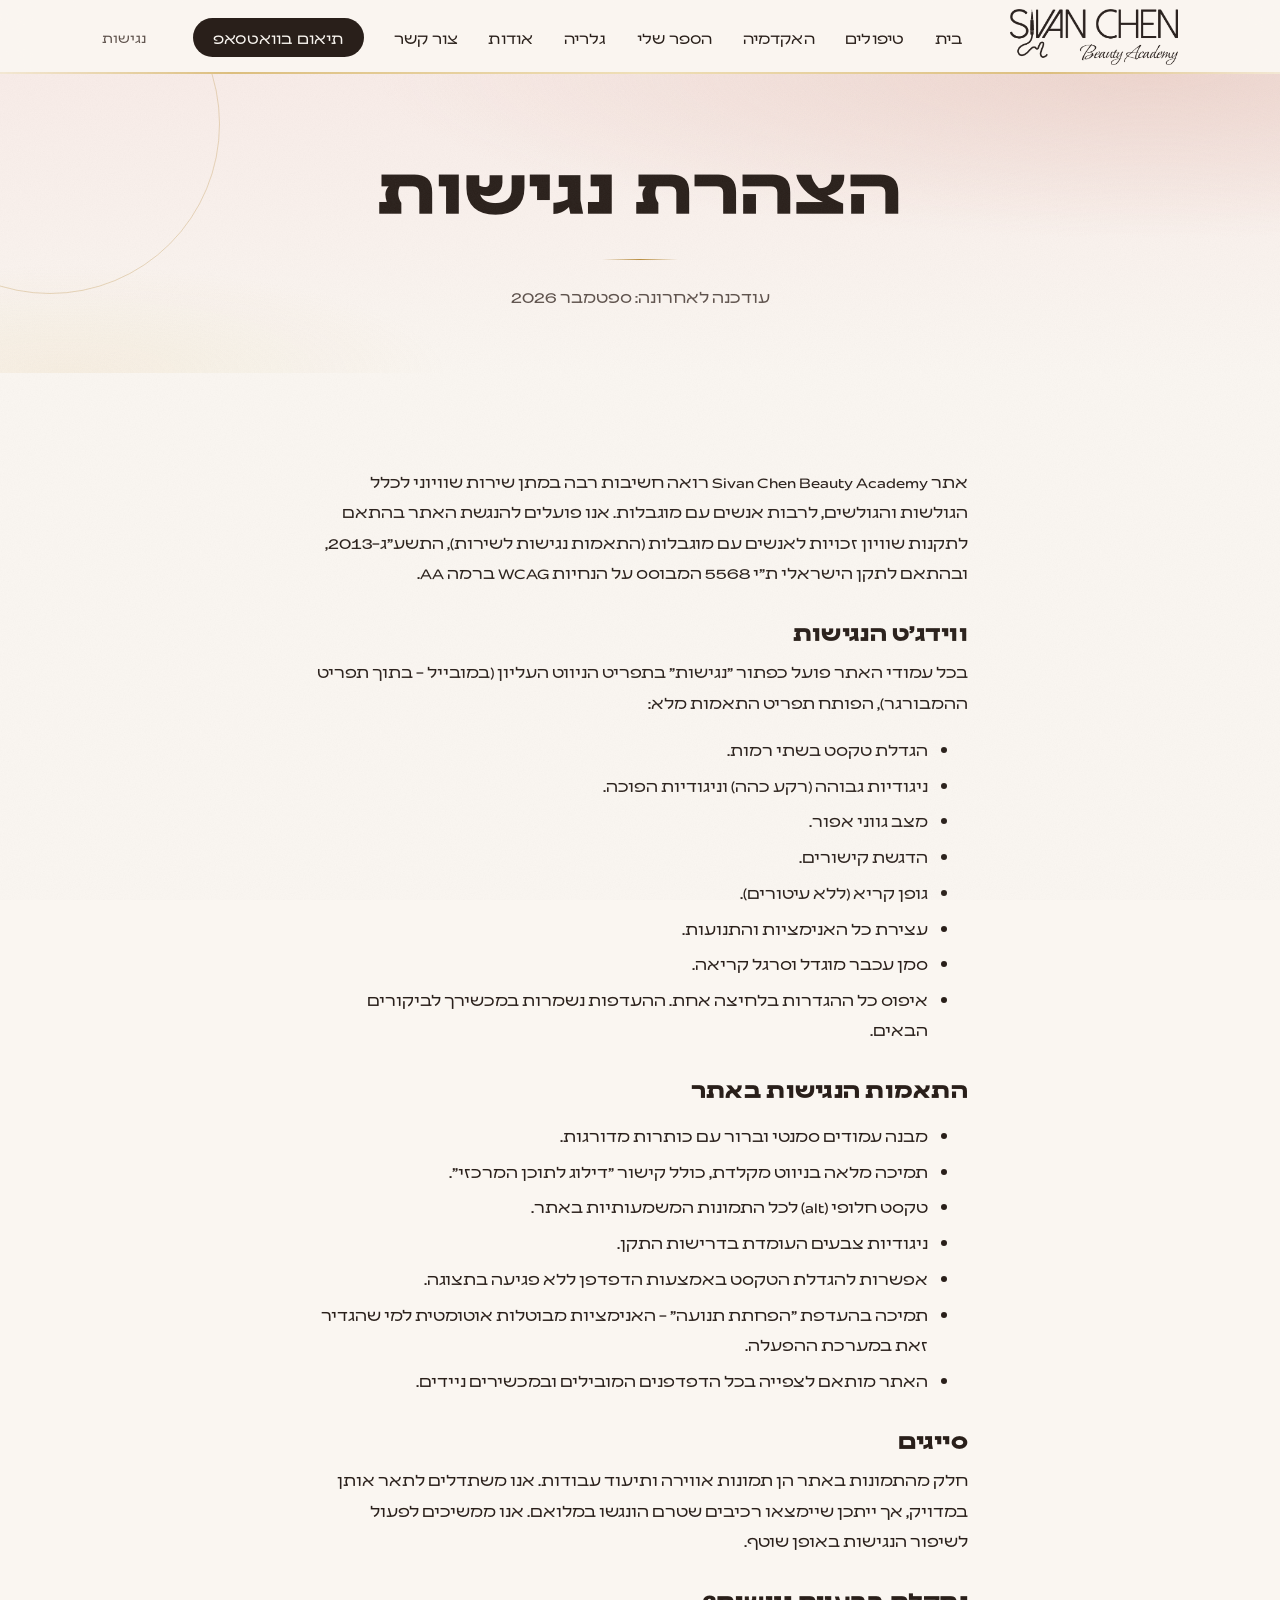
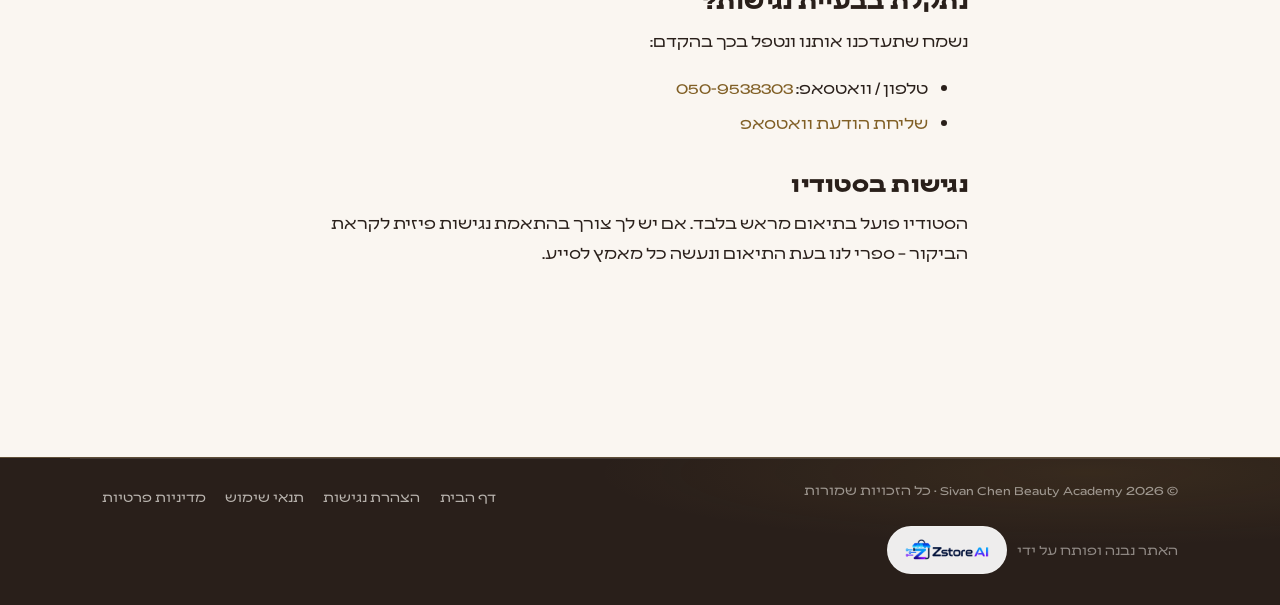
<file: accessibility.html>
<!DOCTYPE html>
<html lang="he" dir="rtl">
<head>
<meta charset="UTF-8">
<meta name="viewport" content="width=device-width, initial-scale=1">
<meta name="theme-color" content="#faf6f1">
<title>הצהרת נגישות | Sivan Chen Beauty Academy</title>
<meta name="description" content="הצהרת הנגישות של אתר Sivan Chen Beauty Academy – התאמות הנגישות באתר ופרטי יצירת קשר בנושא נגישות.">
<link rel="canonical" href="https://sivan-eyebrows.co.il/accessibility.html">
<meta name="robots" content="index, follow">

<meta property="og:type" content="website">
<meta property="og:locale" content="he_IL">
<meta property="og:site_name" content="Sivan Chen Beauty Academy">
<meta property="og:title" content="הצהרת נגישות | Sivan Chen Beauty Academy">
<meta property="og:description" content="הצהרת הנגישות של אתר Sivan Chen Beauty Academy – התאמות הנגישות באתר ופרטי יצירת קשר בנושא נגישות.">
<meta property="og:url" content="https://sivan-eyebrows.co.il/accessibility.html">
<meta property="og:image" content="https://sivan-eyebrows.co.il/assets/img/og-share.jpg">
<meta property="og:image:width" content="1200">
<meta property="og:image:height" content="630">
<meta property="og:image:type" content="image/jpeg">
<meta property="og:image:alt" content="סיון חן – Sivan Chen Beauty Academy, איפור קבוע ועיצוב גבות בפתח תקווה">
<meta name="twitter:card" content="summary_large_image">
<meta name="twitter:image" content="https://sivan-eyebrows.co.il/assets/img/og-share.jpg">

<link rel="icon" type="image/svg+xml" href="assets/img/favicon.svg">
<link rel="icon" type="image/png" sizes="48x48" href="assets/img/favicon-48.png">
<link rel="apple-touch-icon" href="assets/img/apple-touch-icon.png">
<link rel="preconnect" href="https://fonts.googleapis.com">
<link rel="preconnect" href="https://fonts.gstatic.com" crossorigin>
<link href="https://fonts.googleapis.com/css2?family=Cormorant+Garamond:ital,wght@1,500&display=swap" rel="stylesheet">
<link rel="preload" as="font" type="font/woff2" href="assets/fonts/Leon-Regular.woff2" crossorigin>
<link rel="preload" as="font" type="font/woff2" href="assets/fonts/Leon-Heavy.woff2" crossorigin>
<link rel="stylesheet" href="assets/css/style.css?v=5">
<script type="application/ld+json">
{
  "@context": "https://schema.org",
  "@graph": [
    {
      "@type": "WebPage",
      "@id": "https://sivan-eyebrows.co.il/accessibility.html#webpage",
      "url": "https://sivan-eyebrows.co.il/accessibility.html",
      "name": "הצהרת נגישות | Sivan Chen Beauty Academy",
      "description": "הצהרת הנגישות של אתר Sivan Chen Beauty Academy – התאמות הנגישות באתר ופרטי יצירת קשר בנושא נגישות.",
      "inLanguage": "he",
      "isPartOf": {
        "@id": "https://sivan-eyebrows.co.il/#website"
      },
      "about": {
        "@id": "https://sivan-eyebrows.co.il/#business"
      },
      "primaryImageOfPage": "https://sivan-eyebrows.co.il/assets/img/og-share.jpg",
      "datePublished": "2026-07-22",
      "dateModified": "2026-07-28"
    }
  ]
}
</script>
</head>
<body>
<a class="skip-link" href="#main">דילוג לתוכן המרכזי</a>

<header class="site-header">
  <div class="wrap header-inner">
    <a class="brand" href="index.html" aria-label="סיון חן ביוטי אקדמי – דף הבית">
      <img src="assets/img/logo-dark.png" alt="Sivan Chen Beauty Academy – סיון חן" width="168" height="56">
    </a>
    <button class="nav-toggle" aria-expanded="false" aria-controls="nav" aria-label="פתיחת תפריט">
      <span></span><span></span><span></span>
    </button>
    <nav class="main-nav" id="nav" aria-label="ניווט ראשי">
      <ul>
        <li><a href="index.html">בית</a></li>
        <li><a href="treatments.html">טיפולים</a></li>
        <li><a href="academy.html">האקדמיה</a></li>
        <li><a href="book.html">הספר שלי</a></li><li><a href="gallery.html">גלריה</a></li>
        <li><a href="about.html">אודות</a></li>
        <li><a href="contact.html">צור קשר</a></li>
        <li><a class="nav-cta" href="https://wa.me/972509538303?text=%D7%94%D7%99%D7%99%20%D7%A1%D7%99%D7%95%D7%9F%20%F0%9F%99%82%20%D7%94%D7%92%D7%A2%D7%AA%D7%99%20%D7%93%D7%A8%D7%9A%20%D7%94%D7%90%D7%AA%D7%A8%20%D7%95%D7%90%D7%A9%D7%9E%D7%97%20%D7%9C%D7%A4%D7%A8%D7%98%D7%99%D7%9D%20%D7%95%D7%9C%D7%AA%D7%99%D7%90%D7%95%D7%9D%20%D7%AA%D7%95%D7%A8" target="_blank" rel="noopener">תיאום בוואטסאפ</a></li>
      </ul>
    </nav>
  </div>
</header>

<main id="main">
  <section class="page-hero">
    <div class="wrap">
      <h1>הצהרת נגישות</h1>
      <p>עודכנה לאחרונה: ספטמבר 2026</p>
    </div>
  </section>

  <section class="section">
    <div class="wrap prose">
      <p>אתר Sivan Chen Beauty Academy רואה חשיבות רבה במתן שירות שוויוני לכלל הגולשות והגולשים, לרבות אנשים עם מוגבלות. אנו פועלים להנגשת האתר בהתאם לתקנות שוויון זכויות לאנשים עם מוגבלות (התאמות נגישות לשירות), התשע"ג–2013, ובהתאם לתקן הישראלי ת"י 5568 המבוסס על הנחיות WCAG ברמה AA.</p>

      <h2>ווידג'ט הנגישות</h2>
      <p>בכל עמודי האתר פועל כפתור "נגישות" בתפריט הניווט העליון (במובייל – בתוך תפריט ההמבורגר), הפותח תפריט התאמות מלא:</p>
      <ul>
        <li>הגדלת טקסט בשתי רמות.</li>
        <li>ניגודיות גבוהה (רקע כהה) וניגודיות הפוכה.</li>
        <li>מצב גווני אפור.</li>
        <li>הדגשת קישורים.</li>
        <li>גופן קריא (ללא עיטורים).</li>
        <li>עצירת כל האנימציות והתנועות.</li>
        <li>סמן עכבר מוגדל וסרגל קריאה.</li>
        <li>איפוס כל ההגדרות בלחיצה אחת. ההעדפות נשמרות במכשירך לביקורים הבאים.</li>
      </ul>

      <h2>התאמות הנגישות באתר</h2>
      <ul>
        <li>מבנה עמודים סמנטי וברור עם כותרות מדורגות.</li>
        <li>תמיכה מלאה בניווט מקלדת, כולל קישור "דילוג לתוכן המרכזי".</li>
        <li>טקסט חלופי (alt) לכל התמונות המשמעותיות באתר.</li>
        <li>ניגודיות צבעים העומדת בדרישות התקן.</li>
        <li>אפשרות להגדלת הטקסט באמצעות הדפדפן ללא פגיעה בתצוגה.</li>
        <li>תמיכה בהעדפת "הפחתת תנועה" – האנימציות מבוטלות אוטומטית למי שהגדיר זאת במערכת ההפעלה.</li>
        <li>האתר מותאם לצפייה בכל הדפדפנים המובילים ובמכשירים ניידים.</li>
      </ul>

      <h2>סייגים</h2>
      <p>חלק מהתמונות באתר הן תמונות אווירה ותיעוד עבודות. אנו משתדלים לתאר אותן במדויק, אך ייתכן שיימצאו רכיבים שטרם הונגשו במלואם. אנו ממשיכים לפעול לשיפור הנגישות באופן שוטף.</p>

      <h2>נתקלת בבעיית נגישות?</h2>
      <p>נשמח שתעדכנו אותנו ונטפל בכך בהקדם:</p>
      <ul>
        <li>טלפון / וואטסאפ: <a href="tel:+972509538303">050-9538303</a></li>
        <li><a href="https://wa.me/972509538303" target="_blank" rel="noopener">שליחת הודעת וואטסאפ</a></li>
      </ul>

      <h2>נגישות בסטודיו</h2>
      <p>הסטודיו פועל בתיאום מראש בלבד. אם יש לך צורך בהתאמת נגישות פיזית לקראת הביקור – ספרי לנו בעת התיאום ונעשה כל מאמץ לסייע.</p>
    </div>
  </section>
</main>

<footer class="site-footer">
  <div class="wrap footer-bottom">
    <p>© <span id="year">2026</span> Sivan Chen Beauty Academy · כל הזכויות שמורות</p>
    <nav aria-label="קישורים משפטיים" style="display:flex; gap:1.2rem; flex-wrap:wrap;">
      <a href="index.html">דף הבית</a>
      <a href="accessibility.html">הצהרת נגישות</a>
      <a href="terms.html">תנאי שימוש</a>
      <a href="privacy.html">מדיניות פרטיות</a>
    </nav>
    <p class="credit">האתר נבנה ופותח על ידי <a href="https://zstore-ai.co.il/" target="_blank" rel="noopener" aria-label="Zstore-AI"><img src="assets/img/zstore-ai-logo.png" alt="Zstore AI" width="480" height="160" loading="lazy" decoding="async"></a></p>
  </div>
</footer>

<script src="assets/js/main.js" defer></script>
<script src="assets/js/a11y.js" defer></script>
</body>
</html>
</file>
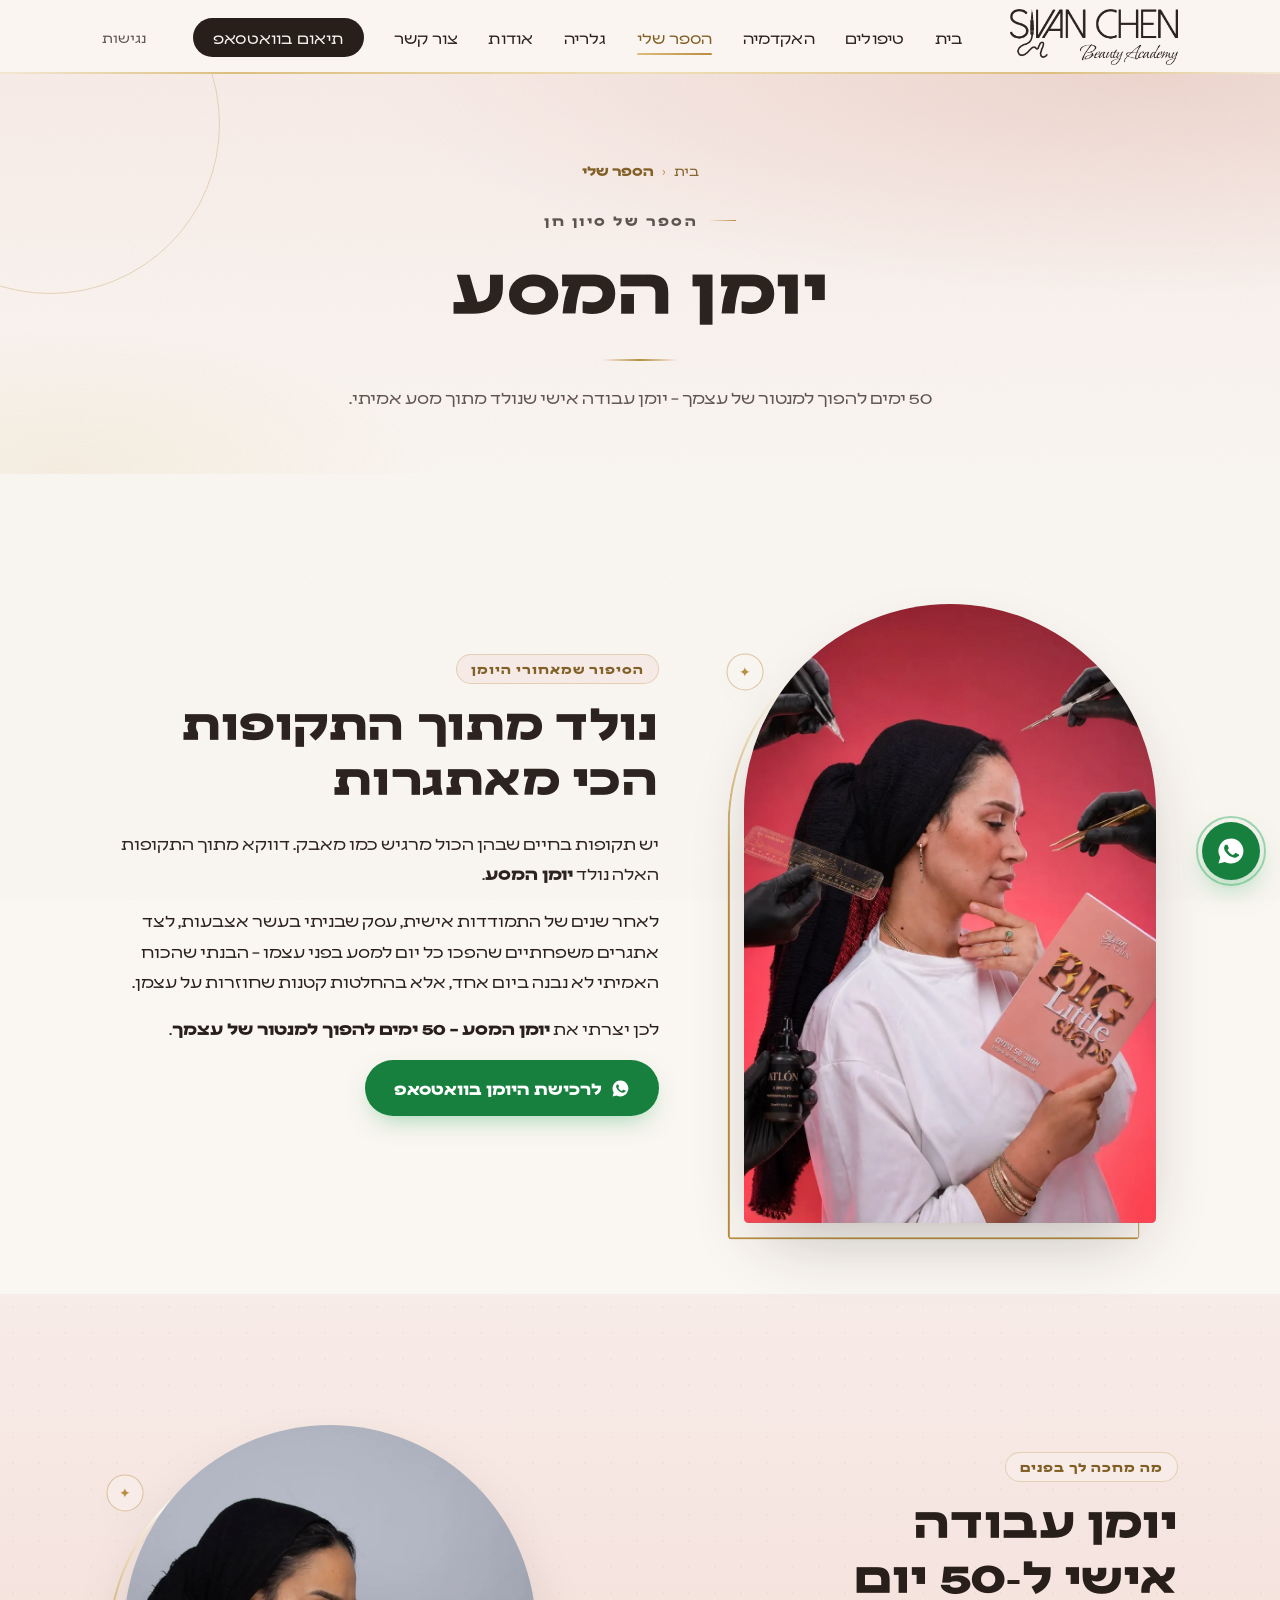
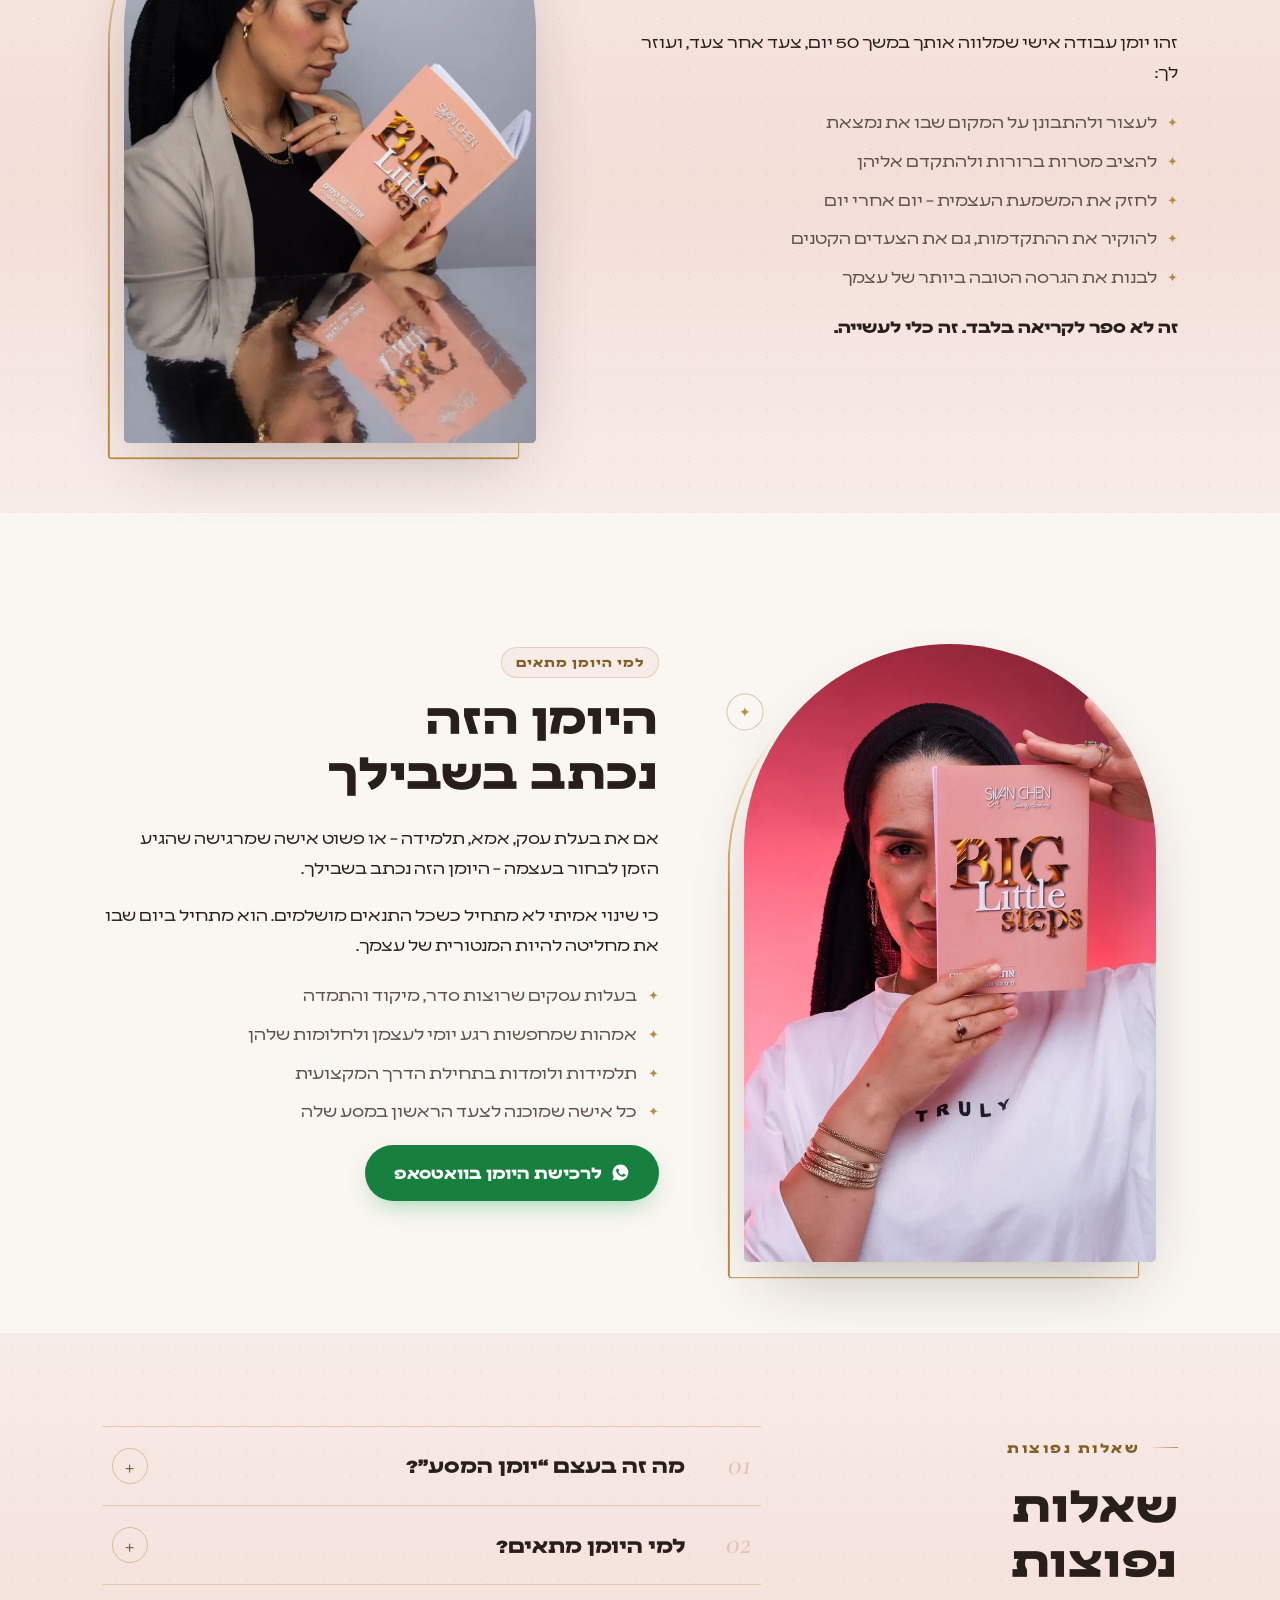
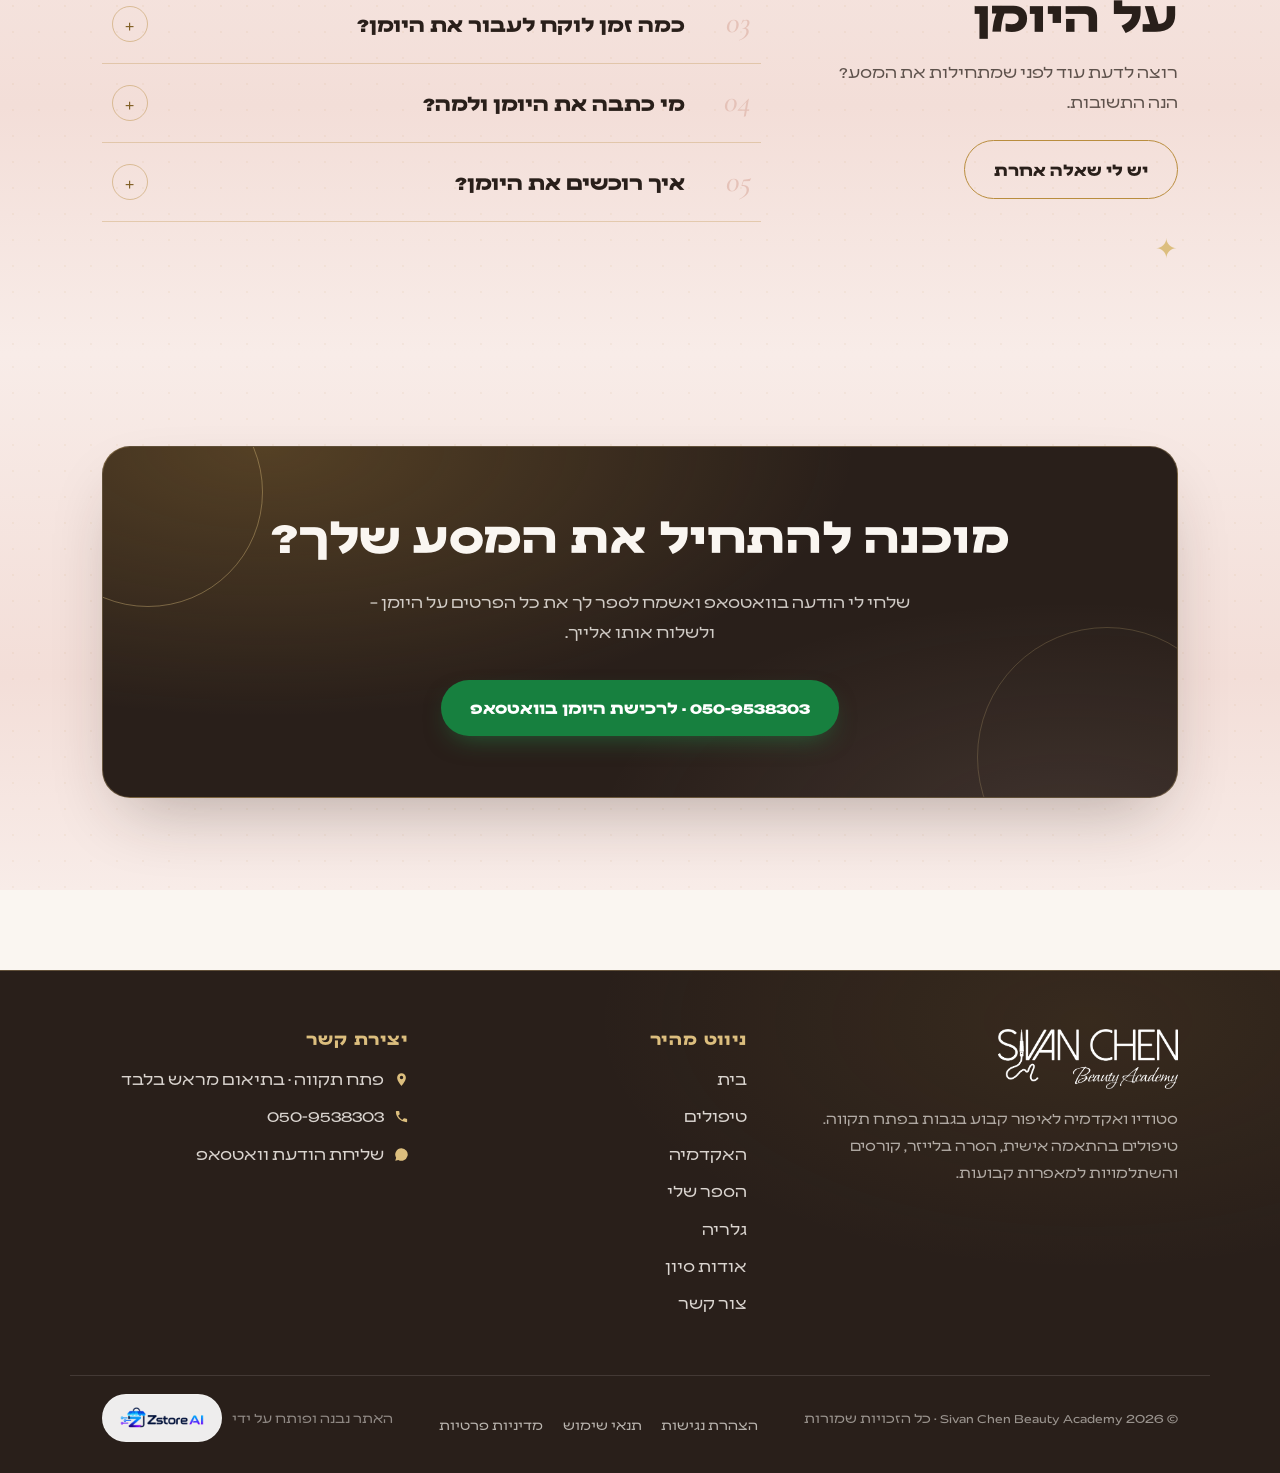
<file: book.html>
<!DOCTYPE html>
<html lang="he" dir="rtl">
<head>
<meta charset="UTF-8">
<meta name="viewport" content="width=device-width, initial-scale=1">
<meta name="theme-color" content="#faf6f1">
<title>יומן המסע – 50 ימים להפוך למנטור של עצמך | הספר של סיון חן</title>
<meta name="description" content="יומן המסע של סיון חן – יומן עבודה אישי ל-50 יום: להציב מטרות, לחזק משמעת עצמית, להוקיר התקדמות ולבנות את הגרסה הטובה ביותר של עצמך. לא ספר לקריאה בלבד – כלי לעשייה. לרכישה בוואטסאפ.">
<link rel="canonical" href="https://sivan-eyebrows.co.il/book.html">
<meta name="robots" content="index, follow, max-image-preview:large">

<meta property="og:type" content="book">
<meta property="og:locale" content="he_IL">
<meta property="og:site_name" content="Sivan Chen Beauty Academy">
<meta property="og:title" content="יומן המסע – 50 ימים להפוך למנטור של עצמך">
<meta property="og:description" content="יומן עבודה אישי שמלווה אותך 50 יום – צעד אחר צעד אל הגרסה הטובה ביותר של עצמך. הספר של סיון חן.">
<meta property="og:url" content="https://sivan-eyebrows.co.il/book.html">
<meta property="og:image" content="https://sivan-eyebrows.co.il/assets/img/og-share.jpg">
<meta property="og:image:width" content="1200">
<meta property="og:image:height" content="630">
<meta property="og:image:type" content="image/jpeg">
<meta property="og:image:alt" content="סיון חן – Sivan Chen Beauty Academy, איפור קבוע ועיצוב גבות בפתח תקווה">
<meta name="twitter:card" content="summary_large_image">
<meta name="twitter:image" content="https://sivan-eyebrows.co.il/assets/img/og-share.jpg">

<link rel="icon" type="image/svg+xml" href="assets/img/favicon.svg">
<link rel="icon" type="image/png" sizes="48x48" href="assets/img/favicon-48.png">
<link rel="apple-touch-icon" href="assets/img/apple-touch-icon.png">
<link rel="preconnect" href="https://fonts.googleapis.com">
<link rel="preconnect" href="https://fonts.gstatic.com" crossorigin>
<link href="https://fonts.googleapis.com/css2?family=Cormorant+Garamond:ital,wght@1,500&display=swap" rel="stylesheet">
<link rel="preload" as="font" type="font/woff2" href="assets/fonts/Leon-Regular.woff2" crossorigin>
<link rel="preload" as="font" type="font/woff2" href="assets/fonts/Leon-Heavy.woff2" crossorigin>
<link rel="stylesheet" href="assets/css/style.css?v=5">

<script type="application/ld+json">
{
  "@context": "https://schema.org",
  "@graph": [
    {
      "@type": "BreadcrumbList",
      "itemListElement": [
        {
          "@type": "ListItem",
          "position": 1,
          "name": "בית",
          "item": "https://sivan-eyebrows.co.il/"
        },
        {
          "@type": "ListItem",
          "position": 2,
          "name": "הספר שלי",
          "item": "https://sivan-eyebrows.co.il/book.html"
        }
      ],
      "@id": "https://sivan-eyebrows.co.il/book.html#breadcrumb"
    },
    {
      "@type": "WebPage",
      "@id": "https://sivan-eyebrows.co.il/book.html#webpage",
      "url": "https://sivan-eyebrows.co.il/book.html",
      "name": "יומן המסע – 50 ימים להפוך למנטור של עצמך | הספר של סיון חן",
      "description": "יומן המסע של סיון חן – יומן עבודה אישי ל-50 יום: להציב מטרות, לחזק משמעת עצמית, להוקיר התקדמות ולבנות את הגרסה הטובה ביותר של עצמך. לא ספר לקריאה בלבד – כלי לעשייה. לרכישה בוואטסאפ.",
      "inLanguage": "he",
      "isPartOf": {
        "@id": "https://sivan-eyebrows.co.il/#website"
      },
      "about": {
        "@id": "https://sivan-eyebrows.co.il/#sivan"
      },
      "primaryImageOfPage": "https://sivan-eyebrows.co.il/assets/img/sivan-book-cover.webp",
      "datePublished": "2026-07-22",
      "dateModified": "2026-07-28",
      "breadcrumb": {
        "@id": "https://sivan-eyebrows.co.il/book.html#breadcrumb"
      }
    },
    {
      "@type": "Book",
      "name": "יומן המסע – 50 ימים להפוך למנטור של עצמך",
      "author": {
        "@type": "Person",
        "@id": "https://sivan-eyebrows.co.il/#sivan",
        "name": "סיון חן",
        "alternateName": "Sivan Chen",
        "jobTitle": "מאסטרית לאיפור קבוע ומייסדת Sivan Chen Beauty Academy",
        "url": "https://sivan-eyebrows.co.il/about.html"
      },
      "inLanguage": "he",
      "url": "https://sivan-eyebrows.co.il/book.html",
      "image": "https://sivan-eyebrows.co.il/assets/img/sivan-book-cover.webp",
      "description": "יומן עבודה אישי שמלווה אותך במשך 50 יום: לעצור, להתבונן, להציב מטרות, לחזק את המשמעת העצמית, להוקיר את ההתקדמות ולבנות את הגרסה הטובה ביותר של עצמך – צעד אחר צעד."
    },
    {
      "@type": "FAQPage",
      "@id": "https://sivan-eyebrows.co.il/book.html#faq",
      "inLanguage": "he",
      "isPartOf": {
        "@id": "https://sivan-eyebrows.co.il/book.html#webpage"
      },
      "mainEntity": [
        {
          "@type": "Question",
          "name": "מה זה בעצם “יומן המסע”?",
          "acceptedAnswer": {
            "@type": "Answer",
            "text": "יומן עבודה אישי שמלווה אותך במשך 50 יום, צעד אחר צעד: לעצור ולהתבונן על המקום שבו את נמצאת, להציב מטרות ברורות, לחזק את המשמעת העצמית, להוקיר את ההתקדמות ולבנות את הגרסה הטובה ביותר של עצמך. זה לא ספר לקריאה בלבד – זה כלי לעשייה."
          }
        },
        {
          "@type": "Question",
          "name": "למי היומן מתאים?",
          "acceptedAnswer": {
            "@type": "Answer",
            "text": "לבעלות עסקים שרוצות סדר, מיקוד והתמדה; לאמהות שמחפשות רגע יומי לעצמן ולחלומות שלהן; לתלמידות ולומדות בתחילת הדרך המקצועית; ולכל אישה שמוכנה לצעד הראשון במסע שלה."
          }
        },
        {
          "@type": "Question",
          "name": "כמה זמן לוקח לעבור את היומן?",
          "acceptedAnswer": {
            "@type": "Answer",
            "text": "היומן בנוי כמסע של 50 יום – יום אחרי יום, בקצב שלך. הרעיון שמאחוריו הוא שכוח אמיתי לא נבנה ביום אחד, אלא בהחלטות קטנות שחוזרות על עצמן."
          }
        },
        {
          "@type": "Question",
          "name": "מי כתבה את היומן ולמה?",
          "acceptedAnswer": {
            "@type": "Answer",
            "text": "סיון חן, מאסטרית לאיפור קבוע ומייסדת Sivan Chen Beauty Academy. היומן נולד מתוך התקופות המאתגרות שלה עצמה – שנים של התמודדות אישית, בניית עסק מאפס ואתגרים משפחתיים."
          }
        },
        {
          "@type": "Question",
          "name": "איך רוכשים את היומן?",
          "acceptedAnswer": {
            "@type": "Answer",
            "text": "ברכישה ישירה מסיון בוואטסאפ: 050-9538303. שולחות הודעה, ומקבלות את כל הפרטים על ההזמנה והמשלוח."
          }
        }
      ]
    }
  ]
}
</script>
</head>
<body>
<a class="skip-link" href="#main">דילוג לתוכן המרכזי</a>

<header class="site-header">
  <div class="wrap header-inner">
    <a class="brand" href="index.html" aria-label="סיון חן ביוטי אקדמי – דף הבית">
      <img src="assets/img/logo-dark.png" alt="Sivan Chen Beauty Academy – סיון חן" width="168" height="56">
    </a>
    <button class="nav-toggle" aria-expanded="false" aria-controls="nav" aria-label="פתיחת תפריט">
      <span></span><span></span><span></span>
    </button>
    <nav class="main-nav" id="nav" aria-label="ניווט ראשי">
      <ul>
        <li><a href="index.html">בית</a></li>
        <li><a href="treatments.html">טיפולים</a></li>
        <li><a href="academy.html">האקדמיה</a></li>
        <li><a href="book.html" aria-current="page">הספר שלי</a></li>
        <li><a href="gallery.html">גלריה</a></li>
        <li><a href="about.html">אודות</a></li>
        <li><a href="contact.html">צור קשר</a></li>
        <li><a class="nav-cta" href="https://wa.me/972509538303?text=%D7%94%D7%99%D7%99%20%D7%A1%D7%99%D7%95%D7%9F%20%F0%9F%99%82%20%D7%94%D7%92%D7%A2%D7%AA%D7%99%20%D7%93%D7%A8%D7%9A%20%D7%94%D7%90%D7%AA%D7%A8%20%D7%95%D7%90%D7%A9%D7%9E%D7%97%20%D7%9C%D7%A4%D7%A8%D7%98%D7%99%D7%9D%20%D7%95%D7%9C%D7%AA%D7%99%D7%90%D7%95%D7%9D%20%D7%AA%D7%95%D7%A8" target="_blank" rel="noopener">תיאום בוואטסאפ</a></li>
      </ul>
    </nav>
  </div>
</header>

<main id="main">

  <section class="page-hero">
    <div class="wrap">
      <ol class="breadcrumbs">
        <li><a href="index.html">בית</a></li>
        <li aria-current="page">הספר שלי</li>
      </ol>
      <p class="eyebrow" style="justify-content:center;">הספר של סיון חן</p>
      <h1>יומן המסע</h1>
      <p>50 ימים להפוך למנטור של עצמך – יומן עבודה אישי שנולד מתוך מסע אמיתי.</p>
    </div>
  </section>

  <!-- the story behind the book -->
  <section class="section" aria-labelledby="book-story-title">
    <div class="wrap split">
      <figure class="split-figure reveal">
        <img src="assets/img/sivan-tools-book.webp" alt="סיון חן עם הספר שכתבה, מוקפת בכלי העבודה של איפור קבוע" width="900" height="1352">
      </figure>
      <div class="split-body reveal reveal-d1">
        <p class="tag">הסיפור שמאחורי היומן</p>
        <h2 id="book-story-title">נולד מתוך התקופות הכי מאתגרות</h2>
        <p>יש תקופות בחיים שבהן הכול מרגיש כמו מאבק. דווקא מתוך התקופות האלה נולד <strong>יומן המסע</strong>.</p>
        <p>לאחר שנים של התמודדות אישית, עסק שבניתי בעשר אצבעות, לצד אתגרים משפחתיים שהפכו כל יום למסע בפני עצמו – הבנתי שהכוח האמיתי לא נבנה ביום אחד, אלא בהחלטות קטנות שחוזרות על עצמן.</p>
        <p>לכן יצרתי את <strong>יומן המסע – 50 ימים להפוך למנטור של עצמך</strong>.</p>
        <a class="btn btn-wa" href="https://wa.me/972509538303?text=%D7%94%D7%99%D7%99%20%D7%A1%D7%99%D7%95%D7%9F%20%F0%9F%99%82%20%D7%90%D7%A9%D7%9E%D7%97%20%D7%9C%D7%A8%D7%9B%D7%95%D7%A9%20%D7%90%D7%AA%20%D7%99%D7%95%D7%9E%D7%9F%20%D7%94%D7%9E%D7%A1%D7%A2%20%E2%80%93%2050%20%D7%99%D7%9E%D7%99%D7%9D%20%D7%9C%D7%94%D7%A4%D7%95%D7%9A%20%D7%9C%D7%9E%D7%A0%D7%98%D7%95%D7%A8%20%D7%A9%D7%9C%20%D7%A2%D7%A6%D7%9E%D7%9A.%20%D7%90%D7%A4%D7%A9%D7%A8%20%D7%A4%D7%A8%D7%98%D7%99%D7%9D%3F" target="_blank" rel="noopener">
          <svg width="19" height="19" viewBox="0 0 24 24" fill="currentColor" aria-hidden="true"><path d="M12 2a10 10 0 0 0-8.6 15.1L2 22l5-1.3A10 10 0 1 0 12 2Zm5.4 14.1c-.2.6-1.3 1.2-1.8 1.2-.5.1-1 .2-3.3-.7-2.8-1.1-4.6-4-4.7-4.2-.1-.2-1.1-1.5-1.1-2.9s.7-2 1-2.3c.2-.3.5-.3.7-.3h.5c.2 0 .4 0 .6.5s.8 1.9.8 2c.1.1.1.3 0 .5l-.3.5-.4.4c-.1.1-.3.3-.1.6.2.3.8 1.3 1.7 2.1 1.2 1.1 2.2 1.4 2.5 1.5.3.1.5.1.7-.1l1-1.2c.2-.3.4-.2.7-.1l2 1c.3.1.5.2.5.3.1.1.1.7-.1 1.2Z"/></svg>
          לרכישת היומן בוואטסאפ
        </a>
      </div>
    </div>
  </section>

  <!-- what's inside -->
  <section class="section section-blush" aria-labelledby="book-inside-title">
    <div class="wrap split rev">
      <figure class="split-figure reveal">
        <img src="assets/img/book-look-reading.webp" alt="סיון חן קוראת ביומן המסע – 50 ימים להפוך למנטור של עצמך" width="1107" height="1660" loading="lazy">
      </figure>
      <div class="split-body reveal reveal-d1">
        <p class="tag">מה מחכה לך בפנים</p>
        <h2 id="book-inside-title">יומן עבודה אישי ל‑50 יום</h2>
        <p>זהו יומן עבודה אישי שמלווה אותך במשך 50 יום, צעד אחר צעד, ועוזר לך:</p>
        <ul class="checklist">
          <li>לעצור ולהתבונן על המקום שבו את נמצאת</li>
          <li>להציב מטרות ברורות ולהתקדם אליהן</li>
          <li>לחזק את המשמעת העצמית – יום אחרי יום</li>
          <li>להוקיר את ההתקדמות, גם את הצעדים הקטנים</li>
          <li>לבנות את הגרסה הטובה ביותר של עצמך</li>
        </ul>
        <p><strong>זה לא ספר לקריאה בלבד. זה כלי לעשייה.</strong></p>
      </div>
    </div>
  </section>

  <!-- who it's for -->
  <section class="section" aria-labelledby="book-for-title">
    <div class="wrap split">
      <figure class="split-figure reveal">
        <img src="assets/img/sivan-book-cover.webp" alt="סיון חן מחזיקה את הספר שכתבה – יומן המסע" width="800" height="1200" loading="lazy">
      </figure>
      <div class="split-body reveal reveal-d1">
        <p class="tag">למי היומן מתאים</p>
        <h2 id="book-for-title">היומן הזה נכתב בשבילך</h2>
        <p>אם את בעלת עסק, אמא, תלמידה – או פשוט אישה שמרגישה שהגיע הזמן לבחור בעצמה – היומן הזה נכתב בשבילך.</p>
        <p>כי שינוי אמיתי לא מתחיל כשכל התנאים מושלמים. הוא מתחיל ביום שבו את מחליטה להיות המנטורית של עצמך.</p>
        <ul class="checklist">
          <li>בעלות עסקים שרוצות סדר, מיקוד והתמדה</li>
          <li>אמהות שמחפשות רגע יומי לעצמן ולחלומות שלהן</li>
          <li>תלמידות ולומדות בתחילת הדרך המקצועית</li>
          <li>כל אישה שמוכנה לצעד הראשון במסע שלה</li>
        </ul>
        <a class="btn btn-wa" href="https://wa.me/972509538303?text=%D7%94%D7%99%D7%99%20%D7%A1%D7%99%D7%95%D7%9F%20%F0%9F%99%82%20%D7%90%D7%A9%D7%9E%D7%97%20%D7%9C%D7%A8%D7%9B%D7%95%D7%A9%20%D7%90%D7%AA%20%D7%99%D7%95%D7%9E%D7%9F%20%D7%94%D7%9E%D7%A1%D7%A2%20%E2%80%93%2050%20%D7%99%D7%9E%D7%99%D7%9D%20%D7%9C%D7%94%D7%A4%D7%95%D7%9A%20%D7%9C%D7%9E%D7%A0%D7%98%D7%95%D7%A8%20%D7%A9%D7%9C%20%D7%A2%D7%A6%D7%9E%D7%9A.%20%D7%90%D7%A4%D7%A9%D7%A8%20%D7%A4%D7%A8%D7%98%D7%99%D7%9D%3F" target="_blank" rel="noopener">
          <svg width="19" height="19" viewBox="0 0 24 24" fill="currentColor" aria-hidden="true"><path d="M12 2a10 10 0 0 0-8.6 15.1L2 22l5-1.3A10 10 0 1 0 12 2Zm5.4 14.1c-.2.6-1.3 1.2-1.8 1.2-.5.1-1 .2-3.3-.7-2.8-1.1-4.6-4-4.7-4.2-.1-.2-1.1-1.5-1.1-2.9s.7-2 1-2.3c.2-.3.5-.3.7-.3h.5c.2 0 .4 0 .6.5s.8 1.9.8 2c.1.1.1.3 0 .5l-.3.5-.4.4c-.1.1-.3.3-.1.6.2.3.8 1.3 1.7 2.1 1.2 1.1 2.2 1.4 2.5 1.5.3.1.5.1.7-.1l1-1.2c.2-.3.4-.2.7-.1l2 1c.3.1.5.2.5.3.1.1.1.7-.1 1.2Z"/></svg>
          לרכישת היומן בוואטסאפ
        </a>
      </div>
    </div>
  </section>

  <!-- FAQ -->
  <section class="section section-blush" id="faq" aria-labelledby="book-faq-title">
    <div class="wrap faq-wrap">
      <div class="faq-side reveal">
        <p class="eyebrow">שאלות נפוצות</p>
        <h2 id="book-faq-title">שאלות נפוצות על היומן</h2>
        <p class="faq-side-note">רוצה לדעת עוד לפני שמתחילות את המסע? הנה התשובות.</p>
        <a class="btn btn-line" href="https://wa.me/972509538303?text=%D7%94%D7%99%D7%99%20%D7%A1%D7%99%D7%95%D7%9F%20%F0%9F%99%82%20%D7%99%D7%A9%20%D7%9C%D7%99%20%D7%A9%D7%90%D7%9C%D7%94" target="_blank" rel="noopener">יש לי שאלה אחרת</a>
        <span class="faq-star" aria-hidden="true">✦</span>
      </div>
      <div class="faq reveal reveal-d1">
        <details>
          <summary><span class="faq-num" aria-hidden="true">01</span><span class="faq-q">מה זה בעצם “יומן המסע”?</span></summary>
          <div><p>יומן עבודה אישי שמלווה אותך במשך 50 יום, צעד אחר צעד: לעצור ולהתבונן על המקום שבו את נמצאת, להציב מטרות ברורות, לחזק את המשמעת העצמית, להוקיר את ההתקדמות ולבנות את הגרסה הטובה ביותר של עצמך. זה לא ספר לקריאה בלבד – זה כלי לעשייה.</p></div>
        </details>
        <details>
          <summary><span class="faq-num" aria-hidden="true">02</span><span class="faq-q">למי היומן מתאים?</span></summary>
          <div><p>לבעלות עסקים שרוצות סדר, מיקוד והתמדה; לאמהות שמחפשות רגע יומי לעצמן ולחלומות שלהן; לתלמידות ולומדות בתחילת הדרך המקצועית; ולכל אישה שמוכנה לצעד הראשון במסע שלה.</p></div>
        </details>
        <details>
          <summary><span class="faq-num" aria-hidden="true">03</span><span class="faq-q">כמה זמן לוקח לעבור את היומן?</span></summary>
          <div><p>היומן בנוי כמסע של 50 יום – יום אחרי יום, בקצב שלך. הרעיון שמאחוריו הוא שכוח אמיתי לא נבנה ביום אחד, אלא בהחלטות קטנות שחוזרות על עצמן.</p></div>
        </details>
        <details>
          <summary><span class="faq-num" aria-hidden="true">04</span><span class="faq-q">מי כתבה את היומן ולמה?</span></summary>
          <div><p>סיון חן, מאסטרית לאיפור קבוע ומייסדת Sivan Chen Beauty Academy. היומן נולד מתוך התקופות המאתגרות שלה עצמה – שנים של התמודדות אישית, בניית עסק מאפס ואתגרים משפחתיים.</p></div>
        </details>
        <details>
          <summary><span class="faq-num" aria-hidden="true">05</span><span class="faq-q">איך רוכשים את היומן?</span></summary>
          <div><p>ברכישה ישירה מסיון בוואטסאפ: 050-9538303. שולחות הודעה, ומקבלות את כל הפרטים על ההזמנה והמשלוח.</p></div>
        </details>
      </div>
    </div>
  </section>


  <section class="section section-blush" aria-label="רכישת היומן">
    <div class="wrap">
      <div class="cta-band reveal">
        <h2>מוכנה להתחיל את המסע שלך?</h2>
        <p>שלחי לי הודעה בוואטסאפ ואשמח לספר לך את כל הפרטים על היומן – ולשלוח אותו אלייך.</p>
        <a class="btn btn-wa" href="https://wa.me/972509538303?text=%D7%94%D7%99%D7%99%20%D7%A1%D7%99%D7%95%D7%9F%20%F0%9F%99%82%20%D7%90%D7%A9%D7%9E%D7%97%20%D7%9C%D7%A8%D7%9B%D7%95%D7%A9%20%D7%90%D7%AA%20%D7%99%D7%95%D7%9E%D7%9F%20%D7%94%D7%9E%D7%A1%D7%A2%20%E2%80%93%2050%20%D7%99%D7%9E%D7%99%D7%9D%20%D7%9C%D7%94%D7%A4%D7%95%D7%9A%20%D7%9C%D7%9E%D7%A0%D7%98%D7%95%D7%A8%20%D7%A9%D7%9C%20%D7%A2%D7%A6%D7%9E%D7%9A.%20%D7%90%D7%A4%D7%A9%D7%A8%20%D7%A4%D7%A8%D7%98%D7%99%D7%9D%3F" target="_blank" rel="noopener">050-9538303 · לרכישת היומן בוואטסאפ</a>
      </div>
    </div>
  </section>

</main>

<footer class="site-footer">
  <div class="wrap footer-grid">
    <div class="footer-brand">
      <img src="assets/img/logo-white.png" alt="Sivan Chen Beauty Academy" width="180" height="60" loading="lazy">
      <p>סטודיו ואקדמיה לאיפור קבוע בגבות בפתח תקווה. טיפולים בהתאמה אישית, הסרה בלייזר, קורסים והשתלמויות למאפרות קבועות.</p>
    </div>
    <nav aria-label="ניווט תחתון">
      <h3>ניווט מהיר</h3>
      <ul>
        <li><a href="index.html">בית</a></li>
        <li><a href="treatments.html">טיפולים</a></li>
        <li><a href="academy.html">האקדמיה</a></li>
        <li><a href="book.html">הספר שלי</a></li>
        <li><a href="gallery.html">גלריה</a></li>
        <li><a href="about.html">אודות סיון</a></li>
        <li><a href="contact.html">צור קשר</a></li>
      </ul>
    </nav>
    <div>
      <h3>יצירת קשר</h3>
      <ul class="footer-contact">
        <li>
          <svg width="15" height="15" viewBox="0 0 24 24" fill="currentColor" aria-hidden="true"><path d="M12 2a7 7 0 0 0-7 7c0 5.2 7 13 7 13s7-7.8 7-13a7 7 0 0 0-7-7Zm0 9.5A2.5 2.5 0 1 1 12 6a2.5 2.5 0 0 1 0 5.5Z"/></svg>
          פתח תקווה · בתיאום מראש בלבד
        </li>
        <li>
          <svg width="15" height="15" viewBox="0 0 24 24" fill="currentColor" aria-hidden="true"><path d="M6.6 10.8a15.6 15.6 0 0 0 6.6 6.6l2.2-2.2a1 1 0 0 1 1-.3c1.2.4 2.4.6 3.6.6a1 1 0 0 1 1 1V20a1 1 0 0 1-1 1A17 17 0 0 1 3 4a1 1 0 0 1 1-1h3.5a1 1 0 0 1 1 1c0 1.3.2 2.5.6 3.6a1 1 0 0 1-.3 1l-2.2 2.2Z"/></svg>
          <a href="tel:+972509538303">050-9538303</a>
        </li>
        <li>
          <svg width="15" height="15" viewBox="0 0 24 24" fill="currentColor" aria-hidden="true"><path d="M12 2a10 10 0 0 0-8.6 15.1L2 22l5-1.3A10 10 0 1 0 12 2Z"/></svg>
          <a href="https://wa.me/972509538303?text=%D7%94%D7%99%D7%99%20%D7%A1%D7%99%D7%95%D7%9F%20%F0%9F%99%82%20%D7%94%D7%92%D7%A2%D7%AA%D7%99%20%D7%93%D7%A8%D7%9A%20%D7%94%D7%90%D7%AA%D7%A8%20%D7%95%D7%90%D7%A9%D7%9E%D7%97%20%D7%9C%D7%A4%D7%A8%D7%98%D7%99%D7%9D%20%D7%95%D7%9C%D7%AA%D7%99%D7%90%D7%95%D7%9D%20%D7%AA%D7%95%D7%A8" target="_blank" rel="noopener">שליחת הודעת וואטסאפ</a>
        </li>
      </ul>
    </div>
  </div>
  <div class="wrap footer-bottom">
    <p>© <span id="year">2026</span> Sivan Chen Beauty Academy · כל הזכויות שמורות</p>
    <nav aria-label="קישורים משפטיים" style="display:flex; gap:1.2rem; flex-wrap:wrap;">
      <a href="accessibility.html">הצהרת נגישות</a>
      <a href="terms.html">תנאי שימוש</a>
      <a href="privacy.html">מדיניות פרטיות</a>
    </nav>
    <p class="credit">האתר נבנה ופותח על ידי <a href="https://zstore-ai.co.il/" target="_blank" rel="noopener" aria-label="Zstore-AI"><img src="assets/img/zstore-ai-logo.png" alt="Zstore AI" width="480" height="160" loading="lazy" decoding="async"></a></p>
  </div>
</footer>

<a class="wa-float" href="https://wa.me/972509538303?text=%D7%94%D7%99%D7%99%20%D7%A1%D7%99%D7%95%D7%9F%20%F0%9F%99%82%20%D7%90%D7%A9%D7%9E%D7%97%20%D7%9C%D7%A8%D7%9B%D7%95%D7%A9%20%D7%90%D7%AA%20%D7%99%D7%95%D7%9E%D7%9F%20%D7%94%D7%9E%D7%A1%D7%A2%20%E2%80%93%2050%20%D7%99%D7%9E%D7%99%D7%9D%20%D7%9C%D7%94%D7%A4%D7%95%D7%9A%20%D7%9C%D7%9E%D7%A0%D7%98%D7%95%D7%A8%20%D7%A9%D7%9C%20%D7%A2%D7%A6%D7%9E%D7%9A.%20%D7%90%D7%A4%D7%A9%D7%A8%20%D7%A4%D7%A8%D7%98%D7%99%D7%9D%3F" target="_blank" rel="noopener" aria-label="שליחת הודעת וואטסאפ לסיון חן לרכישת היומן">
  <svg viewBox="0 0 24 24" fill="currentColor" aria-hidden="true"><path d="M12 2a10 10 0 0 0-8.6 15.1L2 22l5-1.3A10 10 0 1 0 12 2Zm5.4 14.1c-.2.6-1.3 1.2-1.8 1.2-.5.1-1 .2-3.3-.7-2.8-1.1-4.6-4-4.7-4.2-.1-.2-1.1-1.5-1.1-2.9s.7-2 1-2.3c.2-.3.5-.3.7-.3h.5c.2 0 .4 0 .6.5s.8 1.9.8 2c.1.1.1.3 0 .5l-.3.5-.4.4c-.1.1-.3.3-.1.6.2.3.8 1.3 1.7 2.1 1.2 1.1 2.2 1.4 2.5 1.5.3.1.5.1.7-.1l1-1.2c.2-.3.4-.2.7-.1l2 1c.3.1.5.2.5.3.1.1.1.7-.1 1.2Z"/></svg>
</a>

<script src="assets/js/main.js" defer></script>
<script src="assets/js/a11y.js" defer></script>
</body>
</html>
</file>
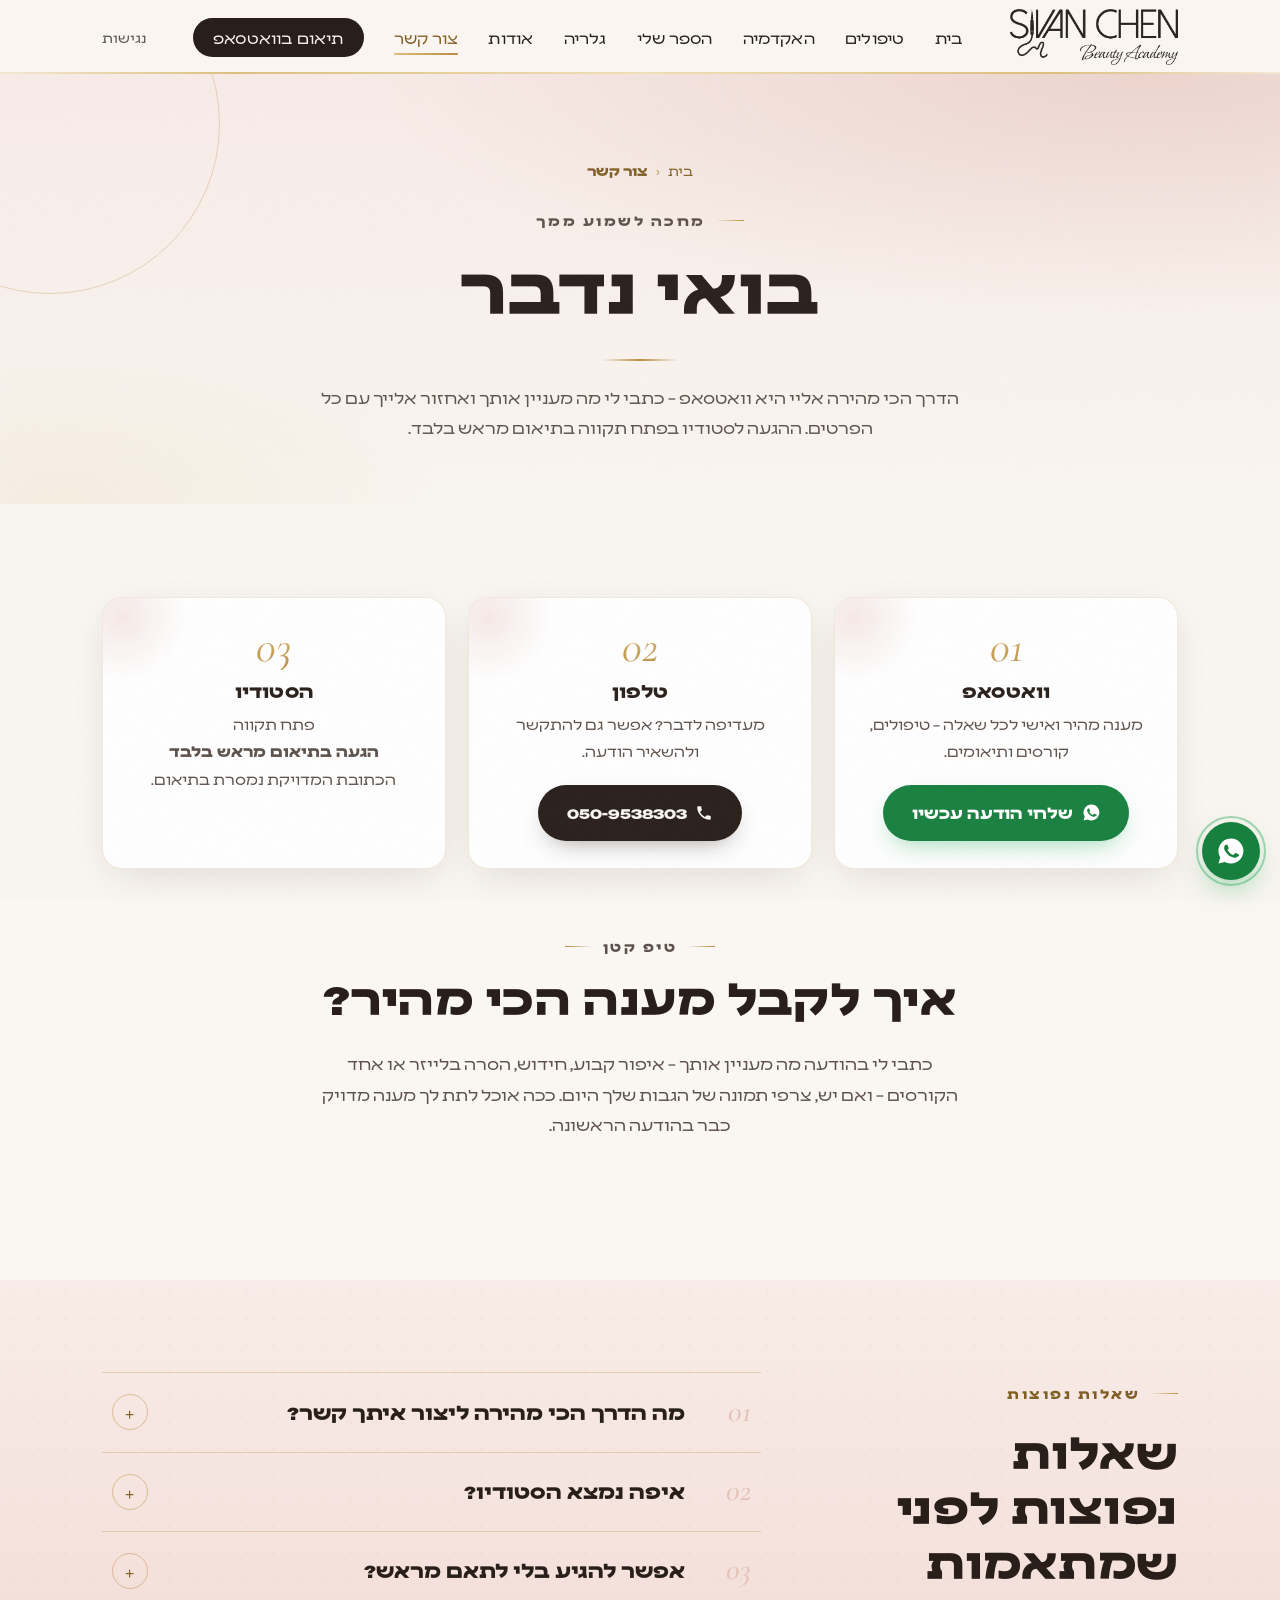
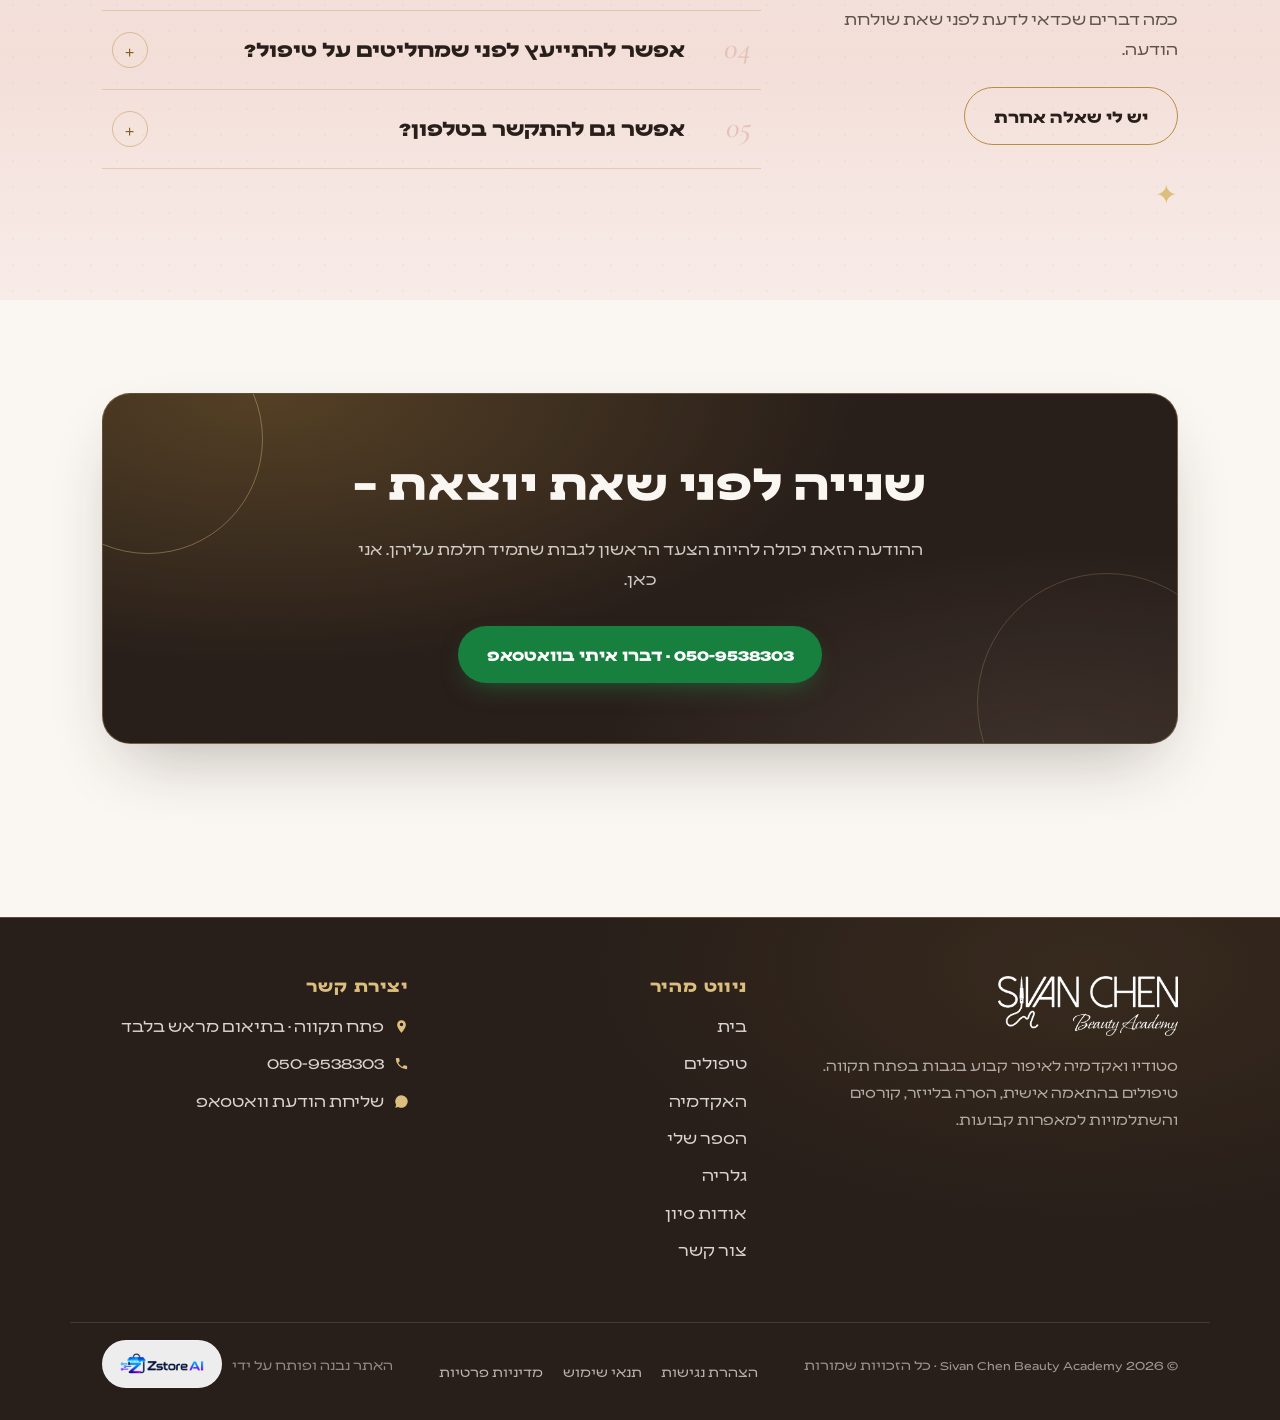
<file: contact.html>
<!DOCTYPE html>
<html lang="he" dir="rtl">
<head>
<meta charset="UTF-8">
<meta name="viewport" content="width=device-width, initial-scale=1">
<meta name="theme-color" content="#faf6f1">
<title>צור קשר – סיון חן איפור קבוע ועיצוב גבות | פתח תקווה, בתיאום מראש</title>
<meta name="description" content="יצירת קשר עם סיון חן – איפור קבוע ועיצוב גבות בפתח תקווה. וואטסאפ: 050-9538303. הגעה לסטודיו בתיאום מראש בלבד. מענה מהיר לכל שאלה על טיפולים וקורסים.">
<link rel="canonical" href="https://sivan-eyebrows.co.il/contact.html">
<meta name="robots" content="index, follow">

<meta property="og:type" content="website">
<meta property="og:locale" content="he_IL">
<meta property="og:site_name" content="Sivan Chen Beauty Academy">
<meta property="og:title" content="צור קשר – סיון חן איפור קבוע ועיצוב גבות">
<meta property="og:description" content="וואטסאפ: 050-9538303 · פתח תקווה · בתיאום מראש בלבד.">
<meta property="og:url" content="https://sivan-eyebrows.co.il/contact.html">
<meta property="og:image" content="https://sivan-eyebrows.co.il/assets/img/og-share.jpg">
<meta property="og:image:width" content="1200">
<meta property="og:image:height" content="630">
<meta property="og:image:type" content="image/jpeg">
<meta property="og:image:alt" content="סיון חן – Sivan Chen Beauty Academy, איפור קבוע ועיצוב גבות בפתח תקווה">
<meta name="twitter:card" content="summary_large_image">
<meta name="twitter:image" content="https://sivan-eyebrows.co.il/assets/img/og-share.jpg">

<link rel="icon" type="image/svg+xml" href="assets/img/favicon.svg">
<link rel="icon" type="image/png" sizes="48x48" href="assets/img/favicon-48.png">
<link rel="apple-touch-icon" href="assets/img/apple-touch-icon.png">
<link rel="preconnect" href="https://fonts.googleapis.com">
<link rel="preconnect" href="https://fonts.gstatic.com" crossorigin>
<link href="https://fonts.googleapis.com/css2?family=Cormorant+Garamond:ital,wght@1,500&display=swap" rel="stylesheet">
<link rel="preload" as="font" type="font/woff2" href="assets/fonts/Leon-Regular.woff2" crossorigin>
<link rel="preload" as="font" type="font/woff2" href="assets/fonts/Leon-Heavy.woff2" crossorigin>
<link rel="stylesheet" href="assets/css/style.css?v=5">

<script type="application/ld+json">
{
  "@context": "https://schema.org",
  "@graph": [
    {
      "@type": "BreadcrumbList",
      "itemListElement": [
        {
          "@type": "ListItem",
          "position": 1,
          "name": "בית",
          "item": "https://sivan-eyebrows.co.il/"
        },
        {
          "@type": "ListItem",
          "position": 2,
          "name": "צור קשר",
          "item": "https://sivan-eyebrows.co.il/contact.html"
        }
      ],
      "@id": "https://sivan-eyebrows.co.il/contact.html#breadcrumb"
    },
    {
      "@type": "ContactPage",
      "@id": "https://sivan-eyebrows.co.il/contact.html#webpage",
      "url": "https://sivan-eyebrows.co.il/contact.html",
      "name": "צור קשר – סיון חן איפור קבוע ועיצוב גבות | פתח תקווה, בתיאום מראש",
      "description": "יצירת קשר עם סיון חן – איפור קבוע ועיצוב גבות בפתח תקווה. וואטסאפ: 050-9538303. הגעה לסטודיו בתיאום מראש בלבד. מענה מהיר לכל שאלה על טיפולים וקורסים.",
      "inLanguage": "he",
      "isPartOf": {
        "@id": "https://sivan-eyebrows.co.il/#website"
      },
      "about": {
        "@id": "https://sivan-eyebrows.co.il/#business"
      },
      "primaryImageOfPage": "https://sivan-eyebrows.co.il/assets/img/hero-sivan-studio.webp",
      "datePublished": "2026-07-22",
      "dateModified": "2026-07-28",
      "breadcrumb": {
        "@id": "https://sivan-eyebrows.co.il/contact.html#breadcrumb"
      },
      "speakable": {
        "@type": "SpeakableSpecification",
        "cssSelector": [
          ".page-hero p",
          ".steps"
        ]
      },
      "mainEntity": {
        "@type": "BeautySalon",
        "@id": "https://sivan-eyebrows.co.il/#business",
        "name": "Sivan Chen Beauty Academy – סיון חן איפור קבוע ועיצוב גבות",
        "url": "https://sivan-eyebrows.co.il/",
        "telephone": "+972-50-953-8303",
        "image": "https://sivan-eyebrows.co.il/assets/img/hero-sivan-machine.webp",
        "address": {
          "@type": "PostalAddress",
          "addressLocality": "פתח תקווה",
          "addressRegion": "מחוז המרכז",
          "addressCountry": "IL"
        }
      }
    },
    {
      "@type": "FAQPage",
      "@id": "https://sivan-eyebrows.co.il/contact.html#faq",
      "inLanguage": "he",
      "isPartOf": {
        "@id": "https://sivan-eyebrows.co.il/contact.html#webpage"
      },
      "mainEntity": [
        {
          "@type": "Question",
          "name": "מה הדרך הכי מהירה ליצור איתך קשר?",
          "acceptedAnswer": {
            "@type": "Answer",
            "text": "וואטסאפ למספר 050-9538303. זה הערוץ שבו המענה הכי מהיר ואישי – לכל שאלה על טיפולים, קורסים ותיאום מועד."
          }
        },
        {
          "@type": "Question",
          "name": "איפה נמצא הסטודיו?",
          "acceptedAnswer": {
            "@type": "Answer",
            "text": "בפתח תקווה. הכתובת המדויקת נמסרת בתיאום המועד, יחד עם כל פרטי ההגעה."
          }
        },
        {
          "@type": "Question",
          "name": "אפשר להגיע בלי לתאם מראש?",
          "acceptedAnswer": {
            "@type": "Answer",
            "text": "לא. ההגעה לסטודיו היא בתיאום מראש בלבד, כדי שכל לקוחה תקבל את מלוא הזמן והתשומת לב ללא הפרעות."
          }
        },
        {
          "@type": "Question",
          "name": "אפשר להתייעץ לפני שמחליטים על טיפול?",
          "acceptedAnswer": {
            "@type": "Answer",
            "text": "בהחלט, וזה גם מומלץ. כתבי לי בהודעה מה מעניין אותך – איפור קבוע, חידוש, הסרה בלייזר או אחד הקורסים – ואם יש, צרפי תמונה של הגבות שלך היום. ככה אוכל לתת מענה מדויק כבר בהודעה הראשונה."
          }
        },
        {
          "@type": "Question",
          "name": "אפשר גם להתקשר בטלפון?",
          "acceptedAnswer": {
            "@type": "Answer",
            "text": "כן. אפשר להתקשר למספר 050-9538303 ולהשאיר הודעה. אם אני באמצע טיפול לא אוכל לענות – ולכן וואטסאפ הוא בדרך כלל הערוץ המהיר יותר."
          }
        }
      ]
    }
  ]
}
</script>
</head>
<body>
<a class="skip-link" href="#main">דילוג לתוכן המרכזי</a>

<header class="site-header">
  <div class="wrap header-inner">
    <a class="brand" href="index.html" aria-label="סיון חן ביוטי אקדמי – דף הבית">
      <img src="assets/img/logo-dark.png" alt="Sivan Chen Beauty Academy – סיון חן" width="168" height="56">
    </a>
    <button class="nav-toggle" aria-expanded="false" aria-controls="nav" aria-label="פתיחת תפריט">
      <span></span><span></span><span></span>
    </button>
    <nav class="main-nav" id="nav" aria-label="ניווט ראשי">
      <ul>
        <li><a href="index.html">בית</a></li>
        <li><a href="treatments.html">טיפולים</a></li>
        <li><a href="academy.html">האקדמיה</a></li>
        <li><a href="book.html">הספר שלי</a></li><li><a href="gallery.html">גלריה</a></li>
        <li><a href="about.html">אודות</a></li>
        <li><a href="contact.html" aria-current="page">צור קשר</a></li>
        <li><a class="nav-cta" href="https://wa.me/972509538303?text=%D7%94%D7%99%D7%99%20%D7%A1%D7%99%D7%95%D7%9F%20%F0%9F%99%82%20%D7%94%D7%92%D7%A2%D7%AA%D7%99%20%D7%93%D7%A8%D7%9A%20%D7%94%D7%90%D7%AA%D7%A8%20%D7%95%D7%90%D7%A9%D7%9E%D7%97%20%D7%9C%D7%A4%D7%A8%D7%98%D7%99%D7%9D%20%D7%95%D7%9C%D7%AA%D7%99%D7%90%D7%95%D7%9D%20%D7%AA%D7%95%D7%A8" target="_blank" rel="noopener">תיאום בוואטסאפ</a></li>
      </ul>
    </nav>
  </div>
</header>

<main id="main">

  <section class="page-hero">
    <div class="wrap">
      <ol class="breadcrumbs">
        <li><a href="index.html">בית</a></li>
        <li aria-current="page">צור קשר</li>
      </ol>
      <p class="eyebrow" style="justify-content:center;">מחכה לשמוע ממך</p>
      <h1>בואי נדבר</h1>
      <p>הדרך הכי מהירה אליי היא וואטסאפ – כתבי לי מה מעניין אותך ואחזור אלייך עם כל הפרטים. ההגעה לסטודיו בפתח תקווה בתיאום מראש בלבד.</p>
    </div>
  </section>

  <section class="section" aria-labelledby="contact-title">
    <div class="wrap">
      <h2 id="contact-title" class="visually-hidden" style="position:absolute; inset-inline-start:-200vw;">פרטי יצירת קשר</h2>
      <div class="steps" style="grid-template-columns:repeat(auto-fit,minmax(240px,1fr));">
        <div class="step reveal" style="text-align:center;">
          <h3>וואטסאפ</h3>
          <p style="margin-bottom:1.2rem;">מענה מהיר ואישי לכל שאלה – טיפולים, קורסים ותיאומים.</p>
          <a class="btn btn-wa" href="https://wa.me/972509538303?text=%D7%94%D7%99%D7%99%20%D7%A1%D7%99%D7%95%D7%9F%20%F0%9F%99%82%20%D7%94%D7%92%D7%A2%D7%AA%D7%99%20%D7%93%D7%A8%D7%9A%20%D7%94%D7%90%D7%AA%D7%A8%20%D7%95%D7%90%D7%A9%D7%9E%D7%97%20%D7%9C%D7%A4%D7%A8%D7%98%D7%99%D7%9D%20%D7%95%D7%9C%D7%AA%D7%99%D7%90%D7%95%D7%9D%20%D7%AA%D7%95%D7%A8" target="_blank" rel="noopener">
            <svg width="19" height="19" viewBox="0 0 24 24" fill="currentColor" aria-hidden="true"><path d="M12 2a10 10 0 0 0-8.6 15.1L2 22l5-1.3A10 10 0 1 0 12 2Zm5.4 14.1c-.2.6-1.3 1.2-1.8 1.2-.5.1-1 .2-3.3-.7-2.8-1.1-4.6-4-4.7-4.2-.1-.2-1.1-1.5-1.1-2.9s.7-2 1-2.3c.2-.3.5-.3.7-.3h.5c.2 0 .4 0 .6.5s.8 1.9.8 2c.1.1.1.3 0 .5l-.3.5-.4.4c-.1.1-.3.3-.1.6.2.3.8 1.3 1.7 2.1 1.2 1.1 2.2 1.4 2.5 1.5.3.1.5.1.7-.1l1-1.2c.2-.3.4-.2.7-.1l2 1c.3.1.5.2.5.3.1.1.1.7-.1 1.2Z"/></svg>
            שלחי הודעה עכשיו
          </a>
        </div>
        <div class="step reveal reveal-d1" style="text-align:center;">
          <h3>טלפון</h3>
          <p style="margin-bottom:1.2rem;">מעדיפה לדבר? אפשר גם להתקשר ולהשאיר הודעה.</p>
          <a class="btn btn-dark" href="tel:+972509538303">
            <svg width="18" height="18" viewBox="0 0 24 24" fill="currentColor" aria-hidden="true"><path d="M6.6 10.8a15.6 15.6 0 0 0 6.6 6.6l2.2-2.2a1 1 0 0 1 1-.3c1.2.4 2.4.6 3.6.6a1 1 0 0 1 1 1V20a1 1 0 0 1-1 1A17 17 0 0 1 3 4a1 1 0 0 1 1-1h3.5a1 1 0 0 1 1 1c0 1.3.2 2.5.6 3.6a1 1 0 0 1-.3 1l-2.2 2.2Z"/></svg>
            050-9538303
          </a>
        </div>
        <div class="step reveal reveal-d2" style="text-align:center;">
          <h3>הסטודיו</h3>
          <p>פתח תקווה<br><strong>הגעה בתיאום מראש בלבד</strong><br>הכתובת המדויקת נמסרת בתיאום.</p>
        </div>
      </div>

      <div class="section-head center" style="margin-top:3.5rem;" >
        <p class="eyebrow reveal">טיפ קטן</p>
        <h2 class="reveal">איך לקבל מענה הכי מהיר?</h2>
        <p class="reveal">כתבי לי בהודעה מה מעניין אותך – איפור קבוע, חידוש, הסרה בלייזר או אחד הקורסים – ואם יש, צרפי תמונה של הגבות שלך היום. ככה אוכל לתת לך מענה מדויק כבר בהודעה הראשונה.</p>
      </div>
    </div>
  </section>

  <!-- FAQ -->
  <section class="section section-blush" id="faq" aria-labelledby="contact-faq-title">
    <div class="wrap faq-wrap">
      <div class="faq-side reveal">
        <p class="eyebrow">שאלות נפוצות</p>
        <h2 id="contact-faq-title">שאלות נפוצות לפני שמתאמות</h2>
        <p class="faq-side-note">כמה דברים שכדאי לדעת לפני שאת שולחת הודעה.</p>
        <a class="btn btn-line" href="https://wa.me/972509538303?text=%D7%94%D7%99%D7%99%20%D7%A1%D7%99%D7%95%D7%9F%20%F0%9F%99%82%20%D7%99%D7%A9%20%D7%9C%D7%99%20%D7%A9%D7%90%D7%9C%D7%94" target="_blank" rel="noopener">יש לי שאלה אחרת</a>
        <span class="faq-star" aria-hidden="true">✦</span>
      </div>
      <div class="faq reveal reveal-d1">
        <details>
          <summary><span class="faq-num" aria-hidden="true">01</span><span class="faq-q">מה הדרך הכי מהירה ליצור איתך קשר?</span></summary>
          <div><p>וואטסאפ למספר 050-9538303. זה הערוץ שבו המענה הכי מהיר ואישי – לכל שאלה על טיפולים, קורסים ותיאום מועד.</p></div>
        </details>
        <details>
          <summary><span class="faq-num" aria-hidden="true">02</span><span class="faq-q">איפה נמצא הסטודיו?</span></summary>
          <div><p>בפתח תקווה. הכתובת המדויקת נמסרת בתיאום המועד, יחד עם כל פרטי ההגעה.</p></div>
        </details>
        <details>
          <summary><span class="faq-num" aria-hidden="true">03</span><span class="faq-q">אפשר להגיע בלי לתאם מראש?</span></summary>
          <div><p>לא. ההגעה לסטודיו היא בתיאום מראש בלבד, כדי שכל לקוחה תקבל את מלוא הזמן והתשומת לב ללא הפרעות.</p></div>
        </details>
        <details>
          <summary><span class="faq-num" aria-hidden="true">04</span><span class="faq-q">אפשר להתייעץ לפני שמחליטים על טיפול?</span></summary>
          <div><p>בהחלט, וזה גם מומלץ. כתבי לי בהודעה מה מעניין אותך – איפור קבוע, חידוש, הסרה בלייזר או אחד הקורסים – ואם יש, צרפי תמונה של הגבות שלך היום. ככה אוכל לתת מענה מדויק כבר בהודעה הראשונה.</p></div>
        </details>
        <details>
          <summary><span class="faq-num" aria-hidden="true">05</span><span class="faq-q">אפשר גם להתקשר בטלפון?</span></summary>
          <div><p>כן. אפשר להתקשר למספר 050-9538303 ולהשאיר הודעה. אם אני באמצע טיפול לא אוכל לענות – ולכן וואטסאפ הוא בדרך כלל הערוץ המהיר יותר.</p></div>
        </details>
      </div>
    </div>
  </section>


  <section class="section" aria-label="קריאה לפעולה">
    <div class="wrap">
      <div class="cta-band reveal">
        <h2>שנייה לפני שאת יוצאת –</h2>
        <p>ההודעה הזאת יכולה להיות הצעד הראשון לגבות שתמיד חלמת עליהן. אני כאן.</p>
        <a class="btn btn-wa" href="https://wa.me/972509538303?text=%D7%94%D7%99%D7%99%20%D7%A1%D7%99%D7%95%D7%9F%20%F0%9F%99%82%20%D7%94%D7%92%D7%A2%D7%AA%D7%99%20%D7%93%D7%A8%D7%9A%20%D7%94%D7%90%D7%AA%D7%A8%20%D7%95%D7%90%D7%A9%D7%9E%D7%97%20%D7%9C%D7%A4%D7%A8%D7%98%D7%99%D7%9D%20%D7%95%D7%9C%D7%AA%D7%99%D7%90%D7%95%D7%9D%20%D7%AA%D7%95%D7%A8" target="_blank" rel="noopener">050-9538303 · דברו איתי בוואטסאפ</a>
      </div>
    </div>
  </section>

</main>

<footer class="site-footer">
  <div class="wrap footer-grid">
    <div class="footer-brand">
      <img src="assets/img/logo-white.png" alt="Sivan Chen Beauty Academy" width="180" height="60" loading="lazy">
      <p>סטודיו ואקדמיה לאיפור קבוע בגבות בפתח תקווה. טיפולים בהתאמה אישית, הסרה בלייזר, קורסים והשתלמויות למאפרות קבועות.</p>
    </div>
    <nav aria-label="ניווט תחתון">
      <h3>ניווט מהיר</h3>
      <ul>
        <li><a href="index.html">בית</a></li>
        <li><a href="treatments.html">טיפולים</a></li>
        <li><a href="academy.html">האקדמיה</a></li>
        <li><a href="book.html">הספר שלי</a></li><li><a href="gallery.html">גלריה</a></li>
        <li><a href="about.html">אודות סיון</a></li>
        <li><a href="contact.html">צור קשר</a></li>
      </ul>
    </nav>
    <div>
      <h3>יצירת קשר</h3>
      <ul class="footer-contact">
        <li>
          <svg width="15" height="15" viewBox="0 0 24 24" fill="currentColor" aria-hidden="true"><path d="M12 2a7 7 0 0 0-7 7c0 5.2 7 13 7 13s7-7.8 7-13a7 7 0 0 0-7-7Zm0 9.5A2.5 2.5 0 1 1 12 6a2.5 2.5 0 0 1 0 5.5Z"/></svg>
          פתח תקווה · בתיאום מראש בלבד
        </li>
        <li>
          <svg width="15" height="15" viewBox="0 0 24 24" fill="currentColor" aria-hidden="true"><path d="M6.6 10.8a15.6 15.6 0 0 0 6.6 6.6l2.2-2.2a1 1 0 0 1 1-.3c1.2.4 2.4.6 3.6.6a1 1 0 0 1 1 1V20a1 1 0 0 1-1 1A17 17 0 0 1 3 4a1 1 0 0 1 1-1h3.5a1 1 0 0 1 1 1c0 1.3.2 2.5.6 3.6a1 1 0 0 1-.3 1l-2.2 2.2Z"/></svg>
          <a href="tel:+972509538303">050-9538303</a>
        </li>
        <li>
          <svg width="15" height="15" viewBox="0 0 24 24" fill="currentColor" aria-hidden="true"><path d="M12 2a10 10 0 0 0-8.6 15.1L2 22l5-1.3A10 10 0 1 0 12 2Z"/></svg>
          <a href="https://wa.me/972509538303?text=%D7%94%D7%99%D7%99%20%D7%A1%D7%99%D7%95%D7%9F%20%F0%9F%99%82%20%D7%94%D7%92%D7%A2%D7%AA%D7%99%20%D7%93%D7%A8%D7%9A%20%D7%94%D7%90%D7%AA%D7%A8%20%D7%95%D7%90%D7%A9%D7%9E%D7%97%20%D7%9C%D7%A4%D7%A8%D7%98%D7%99%D7%9D%20%D7%95%D7%9C%D7%AA%D7%99%D7%90%D7%95%D7%9D%20%D7%AA%D7%95%D7%A8" target="_blank" rel="noopener">שליחת הודעת וואטסאפ</a>
        </li>
      </ul>
    </div>
  </div>
  <div class="wrap footer-bottom">
    <p>© <span id="year">2026</span> Sivan Chen Beauty Academy · כל הזכויות שמורות</p>
    <nav aria-label="קישורים משפטיים" style="display:flex; gap:1.2rem; flex-wrap:wrap;">
      <a href="accessibility.html">הצהרת נגישות</a>
      <a href="terms.html">תנאי שימוש</a>
      <a href="privacy.html">מדיניות פרטיות</a>
    </nav>
    <p class="credit">האתר נבנה ופותח על ידי <a href="https://zstore-ai.co.il/" target="_blank" rel="noopener" aria-label="Zstore-AI"><img src="assets/img/zstore-ai-logo.png" alt="Zstore AI" width="480" height="160" loading="lazy" decoding="async"></a></p>
  </div>
</footer>

<a class="wa-float" href="https://wa.me/972509538303?text=%D7%94%D7%99%D7%99%20%D7%A1%D7%99%D7%95%D7%9F%20%F0%9F%99%82%20%D7%94%D7%92%D7%A2%D7%AA%D7%99%20%D7%93%D7%A8%D7%9A%20%D7%94%D7%90%D7%AA%D7%A8%20%D7%95%D7%90%D7%A9%D7%9E%D7%97%20%D7%9C%D7%A4%D7%A8%D7%98%D7%99%D7%9D%20%D7%95%D7%9C%D7%AA%D7%99%D7%90%D7%95%D7%9D%20%D7%AA%D7%95%D7%A8" target="_blank" rel="noopener" aria-label="שליחת הודעת וואטסאפ לסיון חן">
  <svg viewBox="0 0 24 24" fill="currentColor" aria-hidden="true"><path d="M12 2a10 10 0 0 0-8.6 15.1L2 22l5-1.3A10 10 0 1 0 12 2Zm5.4 14.1c-.2.6-1.3 1.2-1.8 1.2-.5.1-1 .2-3.3-.7-2.8-1.1-4.6-4-4.7-4.2-.1-.2-1.1-1.5-1.1-2.9s.7-2 1-2.3c.2-.3.5-.3.7-.3h.5c.2 0 .4 0 .6.5s.8 1.9.8 2c.1.1.1.3 0 .5l-.3.5-.4.4c-.1.1-.3.3-.1.6.2.3.8 1.3 1.7 2.1 1.2 1.1 2.2 1.4 2.5 1.5.3.1.5.1.7-.1l1-1.2c.2-.3.4-.2.7-.1l2 1c.3.1.5.2.5.3.1.1.1.7-.1 1.2Z"/></svg>
</a>

<script src="assets/js/main.js" defer></script>
<script src="assets/js/a11y.js" defer></script>
</body>
</html>
</file>
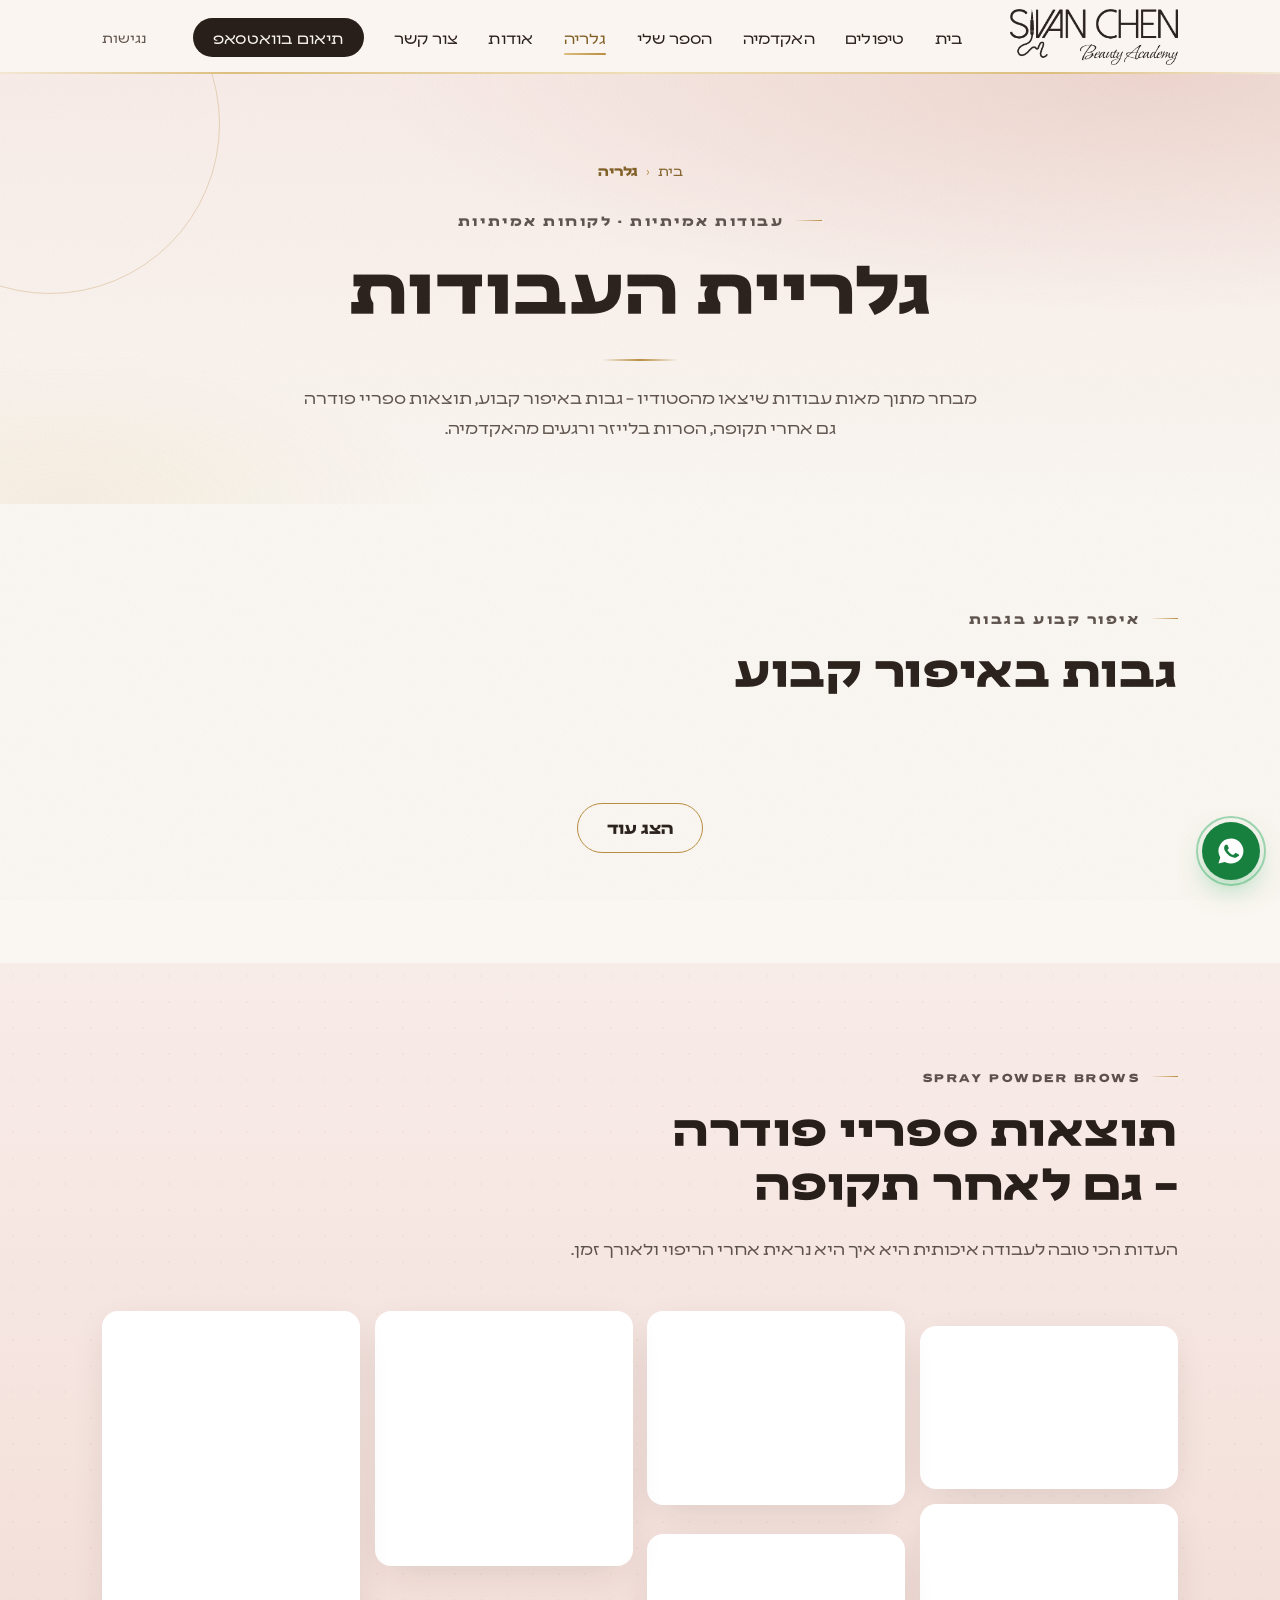
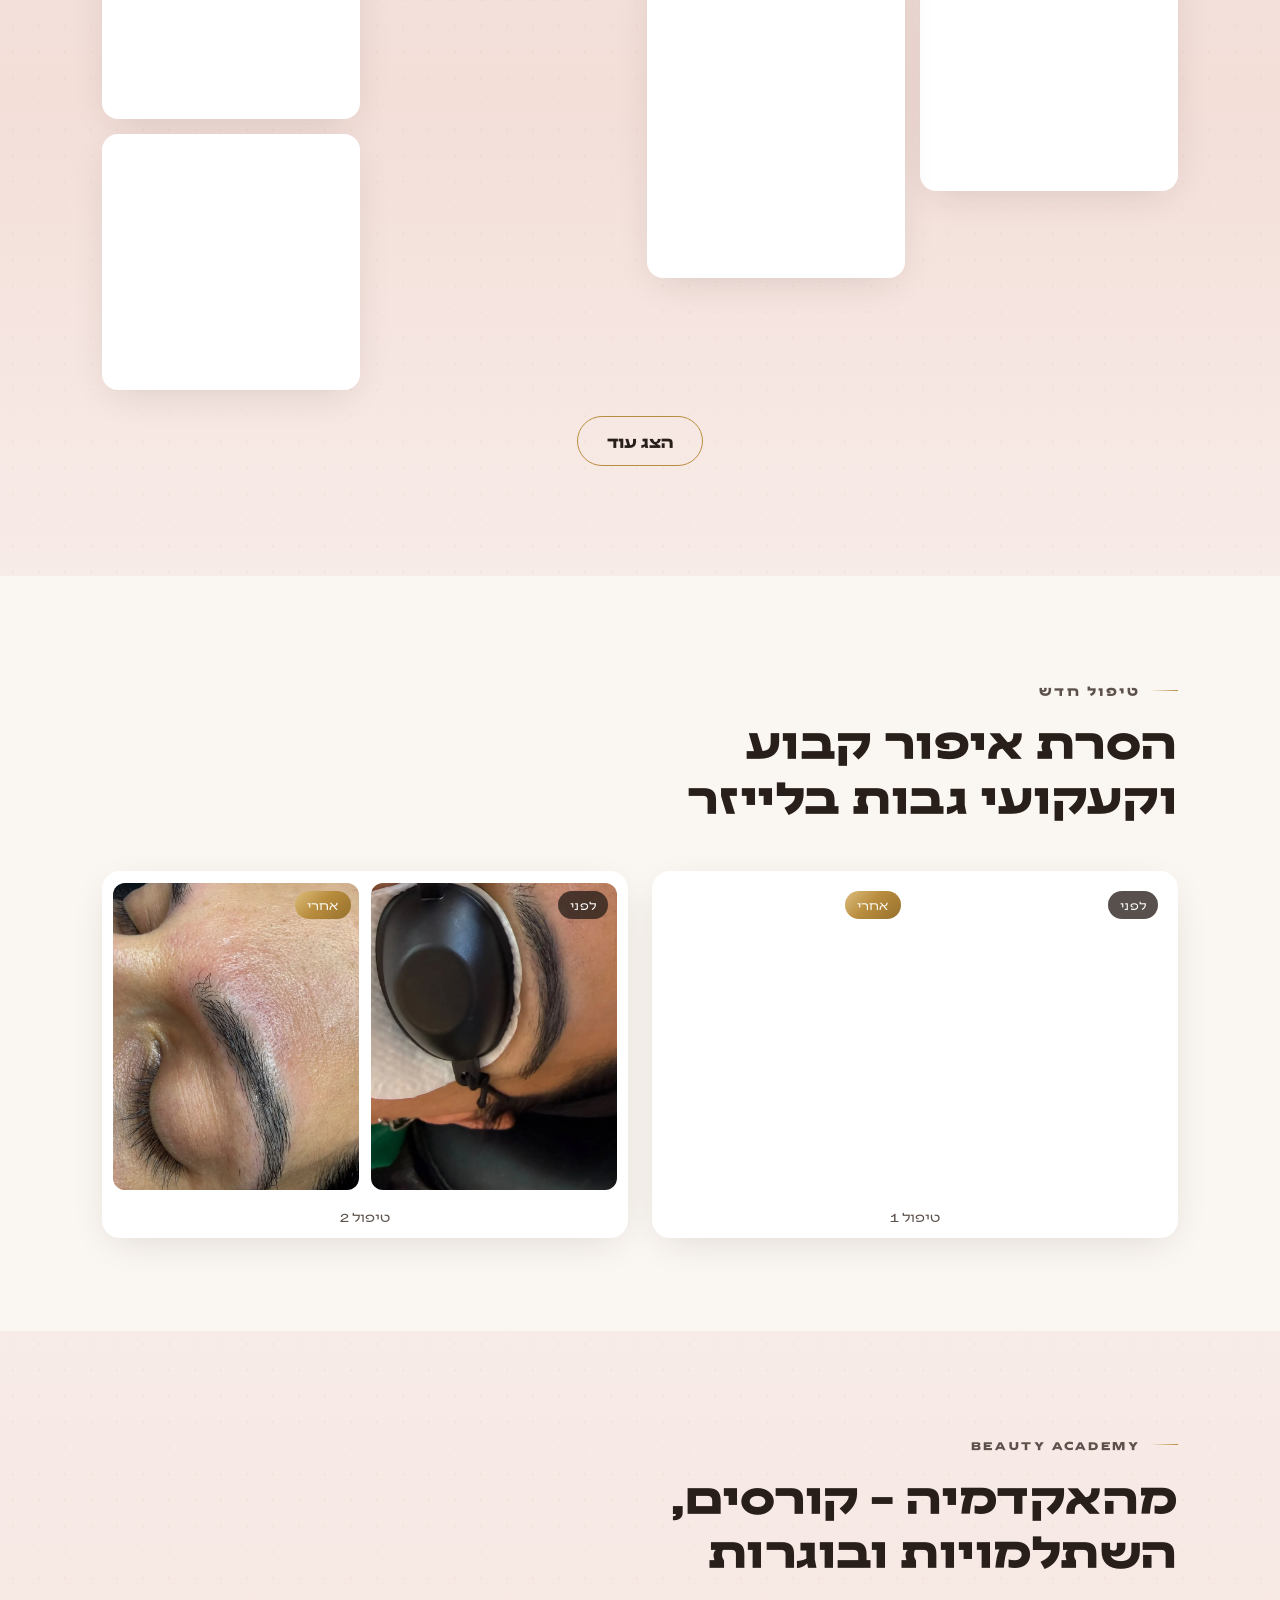
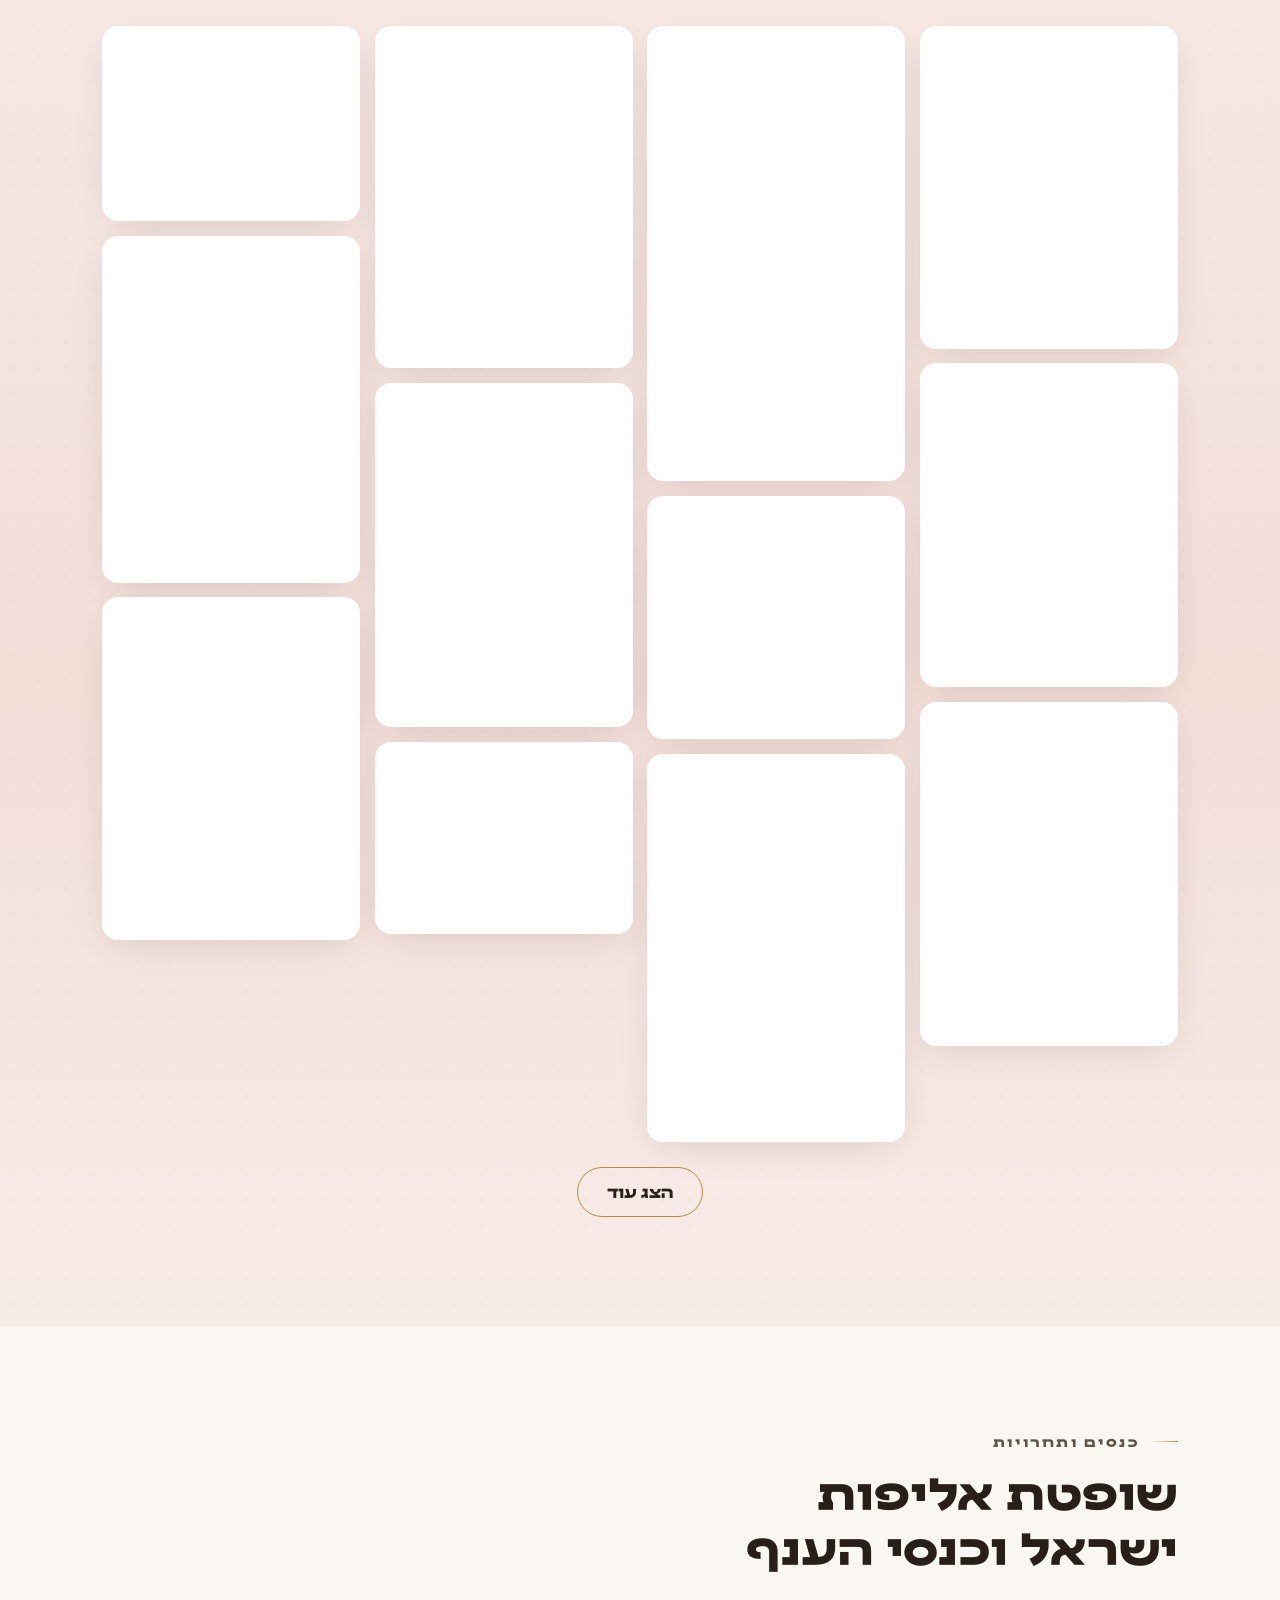
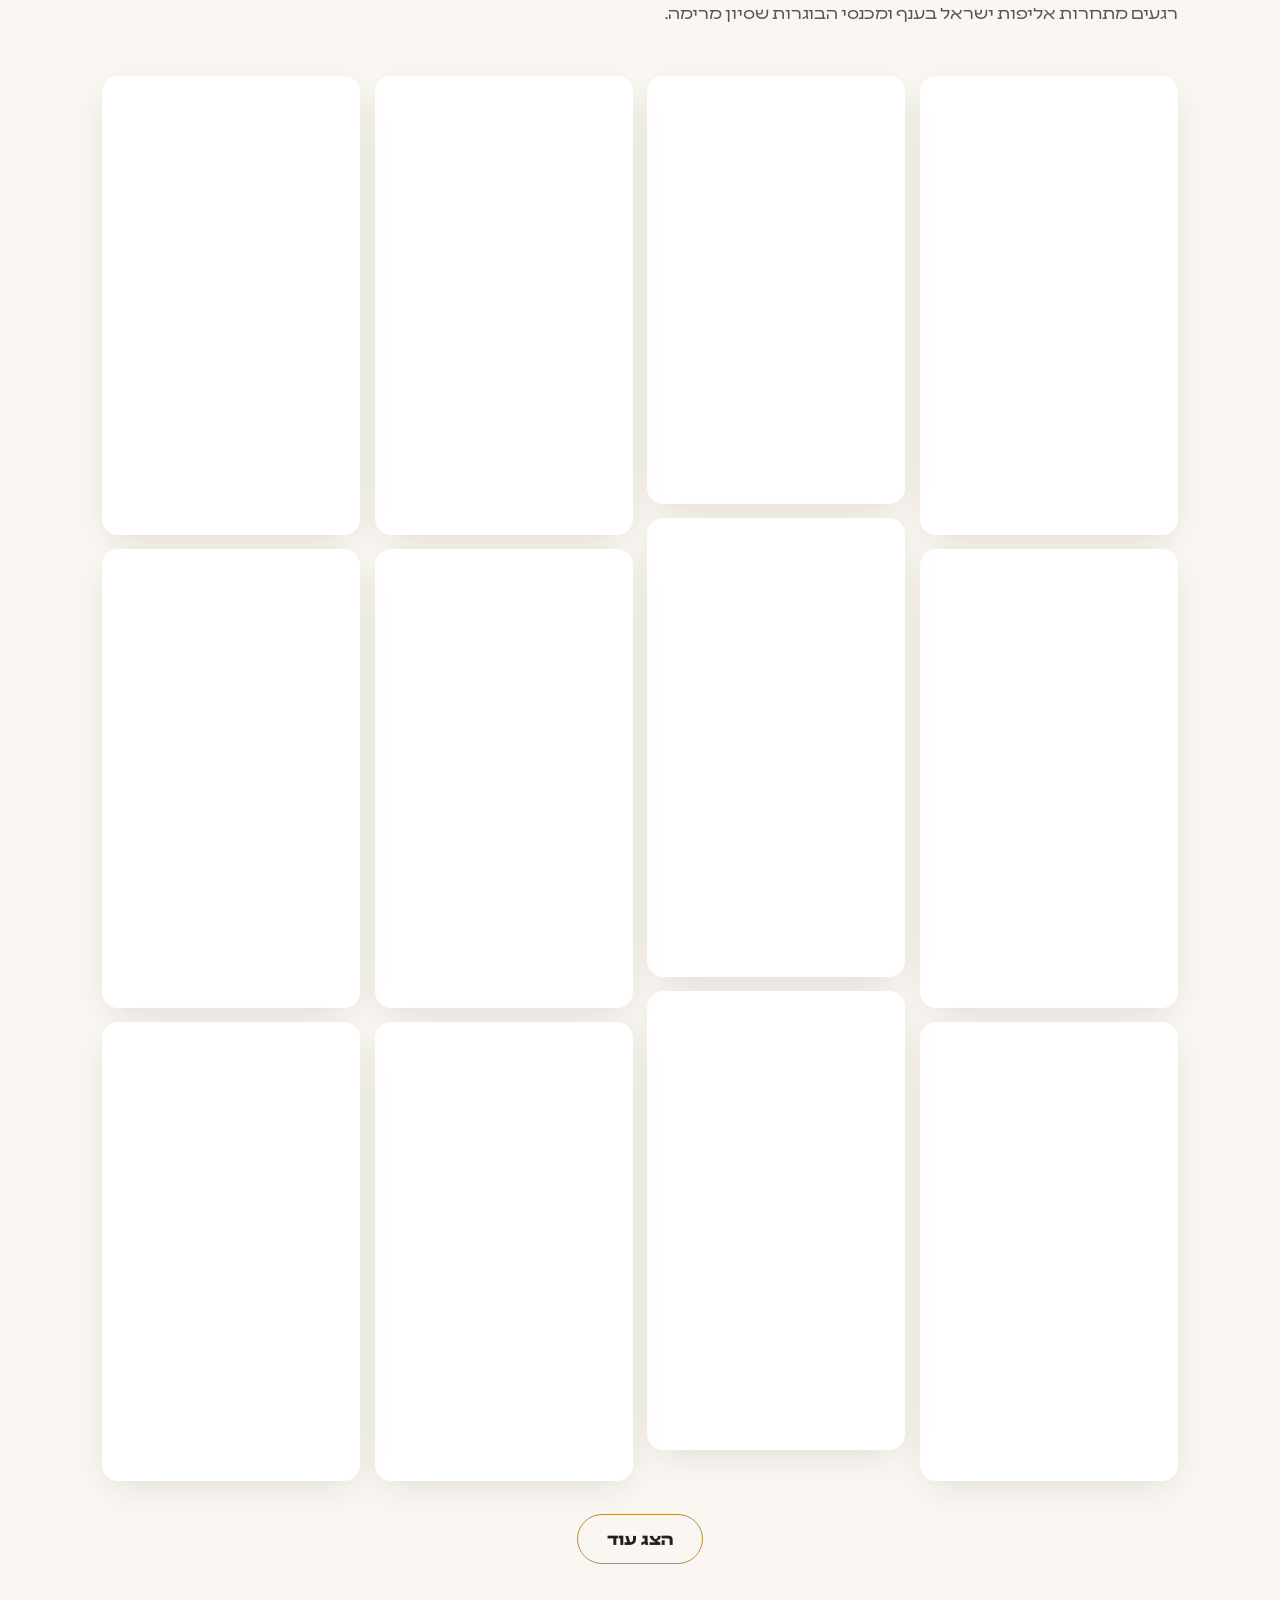
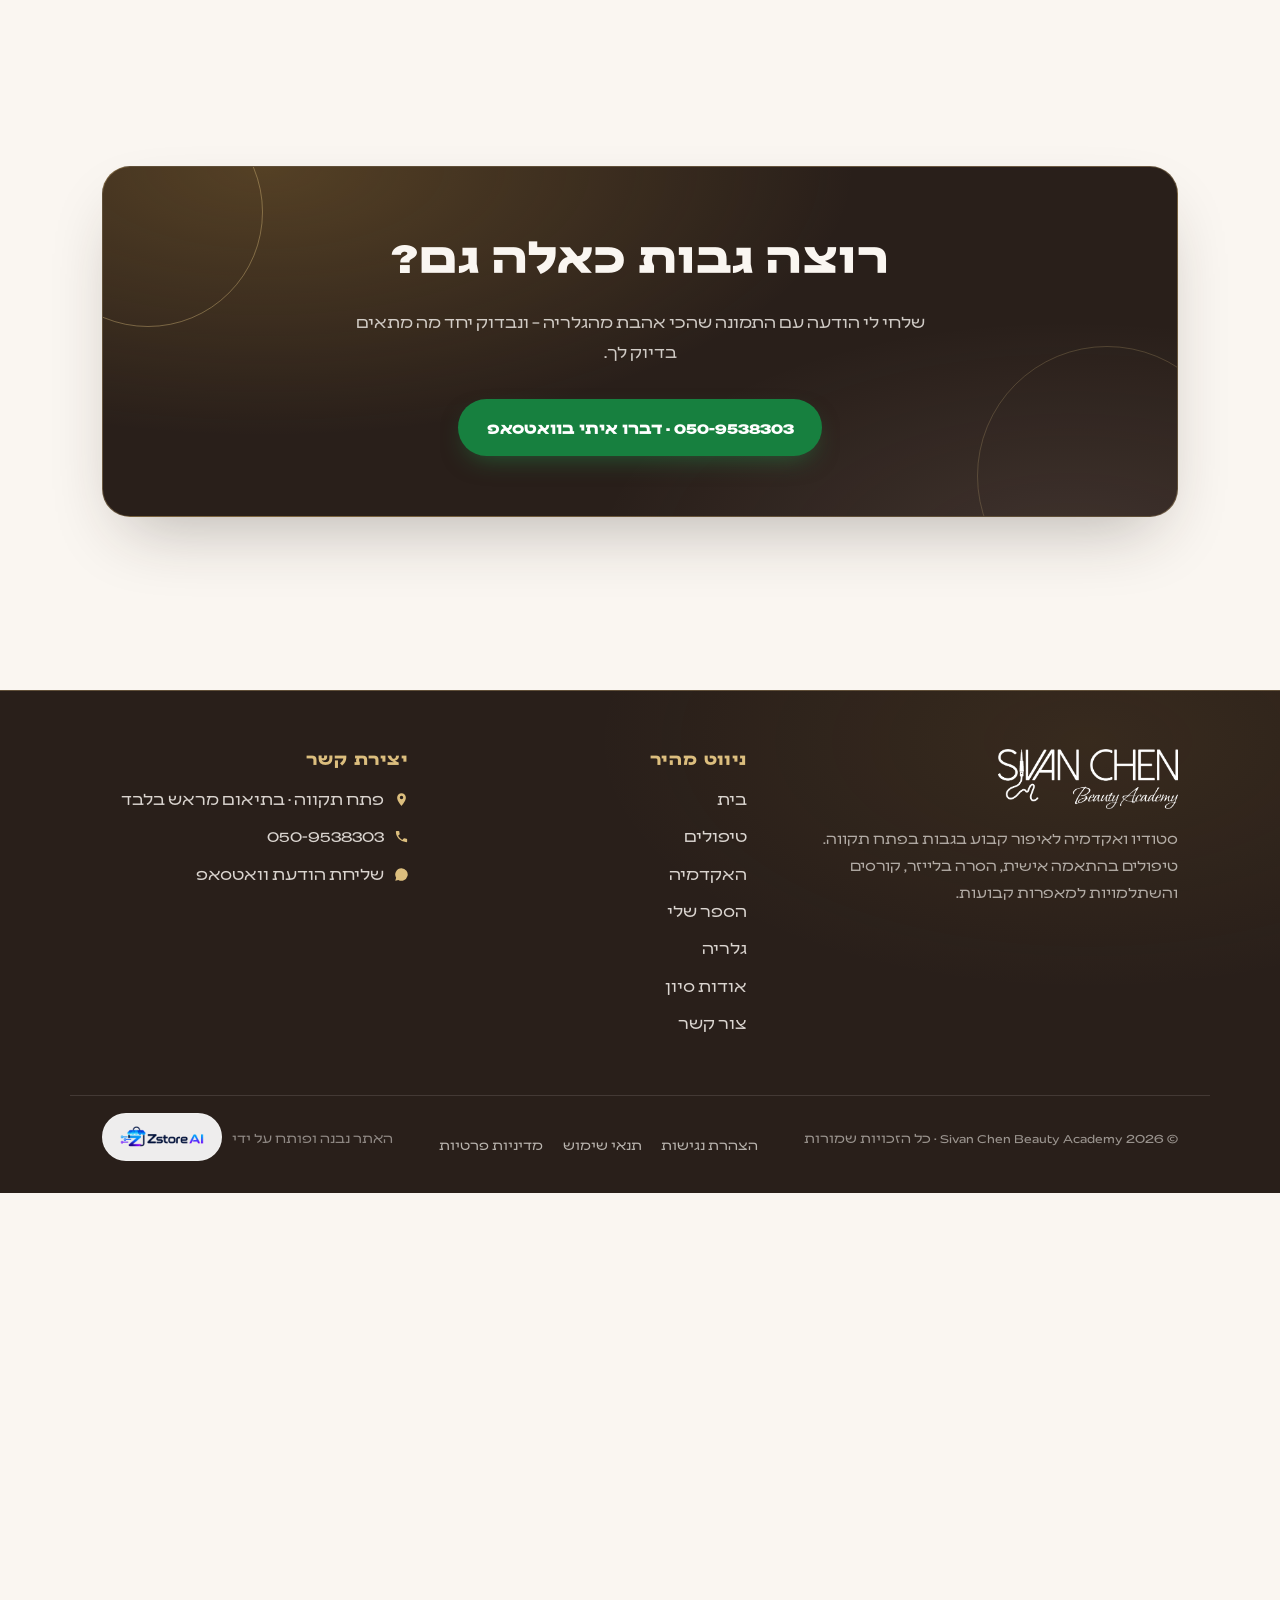
<file: gallery.html>
<!DOCTYPE html>
<html lang="he" dir="rtl">
<head>
<meta charset="UTF-8">
<meta name="viewport" content="width=device-width, initial-scale=1">
<meta name="theme-color" content="#faf6f1">
<title>גלריית עבודות – איפור קבוע בגבות, ספריי פודרה והסרה בלייזר | סיון חן פתח תקווה</title>
<meta name="description" content="גלריית עבודות אמיתיות של סיון חן: איפור קבוע בגבות, תוצאות ספריי פודרה גם לאחר תקופה, הסרת איפור קבוע בלייזר ורגעים מהאקדמיה בפתח תקווה.">
<link rel="canonical" href="https://sivan-eyebrows.co.il/gallery.html">
<meta name="robots" content="index, follow, max-image-preview:large">

<meta property="og:type" content="website">
<meta property="og:locale" content="he_IL">
<meta property="og:site_name" content="Sivan Chen Beauty Academy">
<meta property="og:title" content="גלריית עבודות – סיון חן איפור קבוע ועיצוב גבות">
<meta property="og:description" content="עבודות אמיתיות: איפור קבוע בגבות, ספריי פודרה, הסרה בלייזר והאקדמיה.">
<meta property="og:url" content="https://sivan-eyebrows.co.il/gallery.html">
<meta property="og:image" content="https://sivan-eyebrows.co.il/assets/img/og-share.jpg">
<meta property="og:image:width" content="1200">
<meta property="og:image:height" content="630">
<meta property="og:image:type" content="image/jpeg">
<meta property="og:image:alt" content="סיון חן – Sivan Chen Beauty Academy, איפור קבוע ועיצוב גבות בפתח תקווה">
<meta name="twitter:card" content="summary_large_image">
<meta name="twitter:image" content="https://sivan-eyebrows.co.il/assets/img/og-share.jpg">

<link rel="icon" type="image/svg+xml" href="assets/img/favicon.svg">
<link rel="icon" type="image/png" sizes="48x48" href="assets/img/favicon-48.png">
<link rel="apple-touch-icon" href="assets/img/apple-touch-icon.png">
<link rel="preconnect" href="https://fonts.googleapis.com">
<link rel="preconnect" href="https://fonts.gstatic.com" crossorigin>
<link href="https://fonts.googleapis.com/css2?family=Cormorant+Garamond:ital,wght@1,500&display=swap" rel="stylesheet">
<link rel="preload" as="font" type="font/woff2" href="assets/fonts/Leon-Regular.woff2" crossorigin>
<link rel="preload" as="font" type="font/woff2" href="assets/fonts/Leon-Heavy.woff2" crossorigin>
<link rel="stylesheet" href="assets/css/style.css?v=5">

<script type="application/ld+json">
{
  "@context": "https://schema.org",
  "@graph": [
    {
      "@type": "BreadcrumbList",
      "itemListElement": [
        {
          "@type": "ListItem",
          "position": 1,
          "name": "בית",
          "item": "https://sivan-eyebrows.co.il/"
        },
        {
          "@type": "ListItem",
          "position": 2,
          "name": "גלריה",
          "item": "https://sivan-eyebrows.co.il/gallery.html"
        }
      ],
      "@id": "https://sivan-eyebrows.co.il/gallery.html#breadcrumb"
    },
    {
      "@type": "ImageGallery",
      "@id": "https://sivan-eyebrows.co.il/gallery.html#webpage",
      "publisher": {
        "@id": "https://sivan-eyebrows.co.il/#business"
      },
      "url": "https://sivan-eyebrows.co.il/gallery.html",
      "name": "גלריית עבודות – איפור קבוע בגבות, ספריי פודרה והסרה בלייזר | סיון חן פתח תקווה",
      "description": "גלריית עבודות אמיתיות של סיון חן: איפור קבוע בגבות, תוצאות ספריי פודרה גם לאחר תקופה, הסרת איפור קבוע בלייזר ורגעים מהאקדמיה בפתח תקווה.",
      "inLanguage": "he",
      "isPartOf": {
        "@id": "https://sivan-eyebrows.co.il/#website"
      },
      "about": {
        "@id": "https://sivan-eyebrows.co.il/#business"
      },
      "primaryImageOfPage": "https://sivan-eyebrows.co.il/assets/img/brows-0031.webp",
      "datePublished": "2026-07-22",
      "dateModified": "2026-07-28",
      "breadcrumb": {
        "@id": "https://sivan-eyebrows.co.il/gallery.html#breadcrumb"
      }
    }
  ]
}
</script>
</head>
<body>
<a class="skip-link" href="#main">דילוג לתוכן המרכזי</a>

<header class="site-header">
  <div class="wrap header-inner">
    <a class="brand" href="index.html" aria-label="סיון חן ביוטי אקדמי – דף הבית">
      <img src="assets/img/logo-dark.png" alt="Sivan Chen Beauty Academy – סיון חן" width="168" height="56">
    </a>
    <button class="nav-toggle" aria-expanded="false" aria-controls="nav" aria-label="פתיחת תפריט">
      <span></span><span></span><span></span>
    </button>
    <nav class="main-nav" id="nav" aria-label="ניווט ראשי">
      <ul>
        <li><a href="index.html">בית</a></li>
        <li><a href="treatments.html">טיפולים</a></li>
        <li><a href="academy.html">האקדמיה</a></li>
        <li><a href="book.html">הספר שלי</a></li><li><a href="gallery.html" aria-current="page">גלריה</a></li>
        <li><a href="about.html">אודות</a></li>
        <li><a href="contact.html">צור קשר</a></li>
        <li><a class="nav-cta" href="https://wa.me/972509538303?text=%D7%94%D7%99%D7%99%20%D7%A1%D7%99%D7%95%D7%9F%20%F0%9F%99%82%20%D7%94%D7%92%D7%A2%D7%AA%D7%99%20%D7%93%D7%A8%D7%9A%20%D7%94%D7%90%D7%AA%D7%A8%20%D7%95%D7%90%D7%A9%D7%9E%D7%97%20%D7%9C%D7%A4%D7%A8%D7%98%D7%99%D7%9D%20%D7%95%D7%9C%D7%AA%D7%99%D7%90%D7%95%D7%9D%20%D7%AA%D7%95%D7%A8" target="_blank" rel="noopener">תיאום בוואטסאפ</a></li>
      </ul>
    </nav>
  </div>
</header>

<main id="main">

  <section class="page-hero">
    <div class="wrap">
      <ol class="breadcrumbs">
        <li><a href="index.html">בית</a></li>
        <li aria-current="page">גלריה</li>
      </ol>
      <p class="eyebrow" style="justify-content:center;">עבודות אמיתיות · לקוחות אמיתיות</p>
      <h1>גלריית העבודות</h1>
      <p>מבחר מתוך מאות עבודות שיצאו מהסטודיו – גבות באיפור קבוע, תוצאות ספריי פודרה גם אחרי תקופה, הסרות בלייזר ורגעים מהאקדמיה.</p>
    </div>
  </section>

  <section class="section" id="brows" aria-labelledby="g-brows">
    <div class="wrap">
      <div class="section-head reveal">
        <p class="eyebrow">איפור קבוע בגבות</p>
        <h2 id="g-brows">גבות באיפור קבוע</h2>
      </div>
      <div class="masonry reveal" id="grid-brows">
        <figure><img src="assets/img/brows-0008.webp" alt="עבודת איפור קבוע בגבות מס׳ 1 – סטודיו סיון חן פתח תקווה" width="673" height="1306" loading="lazy"></figure>
        <figure><img src="assets/img/brows-0009.webp" alt="עבודת איפור קבוע בגבות מס׳ 2 – סטודיו סיון חן פתח תקווה" width="800" height="1047" loading="lazy"></figure>
        <figure><img src="assets/img/brows-0011.webp" alt="עבודת איפור קבוע בגבות מס׳ 4 – סטודיו סיון חן פתח תקווה" width="800" height="455" loading="lazy"></figure>
        <figure><img src="assets/img/brows-0013.webp" alt="עבודת איפור קבוע בגבות מס׳ 6 – סטודיו סיון חן פתח תקווה" width="800" height="1576" loading="lazy"></figure>
        <figure><img src="assets/img/brows-0014.webp" alt="עבודת איפור קבוע בגבות מס׳ 7 – סטודיו סיון חן פתח תקווה" width="800" height="1060" loading="lazy"></figure>
        <figure><img src="assets/img/brows-0016.webp" alt="עבודת איפור קבוע בגבות מס׳ 9 – סטודיו סיון חן פתח תקווה" width="800" height="852" loading="lazy"></figure>
        <figure><img src="assets/img/brows-0017.webp" alt="עבודת איפור קבוע בגבות מס׳ 10 – סטודיו סיון חן פתח תקווה" width="800" height="753" loading="lazy"></figure>
        <figure><img src="assets/img/brows-0018.webp" alt="עבודת איפור קבוע בגבות מס׳ 11 – סטודיו סיון חן פתח תקווה" width="800" height="1061" loading="lazy"></figure>
        <figure><img src="assets/img/brows-0019.webp" alt="עבודת איפור קבוע בגבות מס׳ 12 – סטודיו סיון חן פתח תקווה" width="651" height="1353" loading="lazy"></figure>
      </div>
      <div class="masonry masonry-more" data-more-for="grid-brows" hidden>
        <figure><img src="assets/img/brows-0020.webp" alt="עבודת איפור קבוע בגבות מס׳ 13 – סטודיו סיון חן פתח תקווה" width="800" height="845" loading="lazy"></figure>
        <figure><img src="assets/img/brows-0021.webp" alt="עבודת איפור קבוע בגבות מס׳ 14 – סטודיו סיון חן פתח תקווה" width="800" height="1054" loading="lazy"></figure>
        <figure><img src="assets/img/brows-0023.webp" alt="עבודת איפור קבוע בגבות מס׳ 16 – סטודיו סיון חן פתח תקווה" width="800" height="1067" loading="lazy"></figure>
        <figure><img src="assets/img/brows-0024.webp" alt="עבודת איפור קבוע בגבות מס׳ 17 – סטודיו סיון חן פתח תקווה" width="800" height="600" loading="lazy"></figure>
        <figure><img src="assets/img/brows-0025.webp" alt="עבודת איפור קבוע בגבות מס׳ 18 – סטודיו סיון חן פתח תקווה" width="736" height="972" loading="lazy"></figure>
        <figure><img src="assets/img/brows-0028.webp" alt="עבודת איפור קבוע בגבות מס׳ 21 – סטודיו סיון חן פתח תקווה" width="800" height="1358" loading="lazy"></figure>
        <figure><img src="assets/img/brows-0029.webp" alt="עבודת איפור קבוע בגבות מס׳ 22 – סטודיו סיון חן פתח תקווה" width="800" height="899" loading="lazy"></figure>
        <figure><img src="assets/img/brows-0030.webp" alt="עבודת איפור קבוע בגבות מס׳ 23 – סטודיו סיון חן פתח תקווה" width="800" height="1235" loading="lazy"></figure>
        <figure><img src="assets/img/brows-0032.webp" alt="עבודת איפור קבוע בגבות מס׳ 25 – סטודיו סיון חן פתח תקווה" width="800" height="1422" loading="lazy"></figure>
        <figure><img src="assets/img/brows-0034.webp" alt="עבודת איפור קבוע בגבות מס׳ 27 – סטודיו סיון חן פתח תקווה" width="800" height="1103" loading="lazy"></figure>
        <figure><img src="assets/img/brows-0035.webp" alt="עבודת איפור קבוע בגבות מס׳ 28 – סטודיו סיון חן פתח תקווה" width="800" height="1461" loading="lazy"></figure>
        <figure><img src="assets/img/brows-0036.webp" alt="עבודת איפור קבוע בגבות מס׳ 29 – סטודיו סיון חן פתח תקווה" width="800" height="1739" loading="lazy"></figure>
        <figure><img src="assets/img/brows-0037.webp" alt="עבודת איפור קבוע בגבות מס׳ 30 – סטודיו סיון חן פתח תקווה" width="800" height="951" loading="lazy"></figure>
        <figure><img src="assets/img/brows-0039.webp" alt="עבודת איפור קבוע בגבות מס׳ 32 – סטודיו סיון חן פתח תקווה" width="800" height="978" loading="lazy"></figure>
        <figure><img src="assets/img/brows-0040.webp" alt="עבודת איפור קבוע בגבות מס׳ 33 – סטודיו סיון חן פתח תקווה" width="800" height="1022" loading="lazy"></figure>
        <figure><img src="assets/img/brows-0041.webp" alt="עבודת איפור קבוע בגבות מס׳ 34 – סטודיו סיון חן פתח תקווה" width="800" height="1067" loading="lazy"></figure>
        <figure><img src="assets/img/brows-0042.webp" alt="עבודת איפור קבוע בגבות מס׳ 35 – סטודיו סיון חן פתח תקווה" width="800" height="1067" loading="lazy"></figure>
        <figure><img src="assets/img/brows-0043.webp" alt="עבודת איפור קבוע בגבות מס׳ 36 – סטודיו סיון חן פתח תקווה" width="800" height="1067" loading="lazy"></figure>
        <figure><img src="assets/img/brows-0044.webp" alt="עבודת איפור קבוע בגבות מס׳ 37 – סטודיו סיון חן פתח תקווה" width="800" height="1067" loading="lazy"></figure>
        <figure><img src="assets/img/brows-0046.webp" alt="עבודת איפור קבוע בגבות מס׳ 39 – סטודיו סיון חן פתח תקווה" width="800" height="1422" loading="lazy"></figure>
        <figure><img src="assets/img/brows-0047.webp" alt="עבודת איפור קבוע בגבות מס׳ 40 – סטודיו סיון חן פתח תקווה" width="800" height="1171" loading="lazy"></figure>
        <figure><img src="assets/img/brows-0048.webp" alt="עבודת איפור קבוע בגבות מס׳ 41 – סטודיו סיון חן פתח תקווה" width="800" height="1067" loading="lazy"></figure>
        <figure><img src="assets/img/brows-0049.webp" alt="עבודת איפור קבוע בגבות מס׳ 42 – סטודיו סיון חן פתח תקווה" width="800" height="600" loading="lazy"></figure>
        <figure><img src="assets/img/brows-0050.webp" alt="עבודת איפור קבוע בגבות מס׳ 43 – סטודיו סיון חן פתח תקווה" width="800" height="1067" loading="lazy"></figure>
      </div>
      <div class="masonry masonry-more" data-more-for="grid-brows" hidden>
        <figure><img src="assets/img/brows-0051.webp" alt="עבודת איפור קבוע בגבות מס׳ 44 – סטודיו סיון חן פתח תקווה" width="800" height="1338" loading="lazy"></figure>
        <figure><img src="assets/img/brows-0053.webp" alt="עבודת איפור קבוע בגבות מס׳ 46 – סטודיו סיון חן פתח תקווה" width="800" height="1033" loading="lazy"></figure>
        <figure><img src="assets/img/brows-0054.webp" alt="עבודת איפור קבוע בגבות מס׳ 47 – סטודיו סיון חן פתח תקווה" width="800" height="1041" loading="lazy"></figure>
        <figure><img src="assets/img/brows-0055.webp" alt="עבודת איפור קבוע בגבות מס׳ 48 – סטודיו סיון חן פתח תקווה" width="800" height="1067" loading="lazy"></figure>
        <figure><img src="assets/img/brows-0056.webp" alt="עבודת איפור קבוע בגבות מס׳ 49 – סטודיו סיון חן פתח תקווה" width="800" height="952" loading="lazy"></figure>
        <figure><img src="assets/img/brows-0057.webp" alt="עבודת איפור קבוע בגבות מס׳ 50 – סטודיו סיון חן פתח תקווה" width="800" height="1119" loading="lazy"></figure>
        <figure><img src="assets/img/brows-0058.webp" alt="עבודת איפור קבוע בגבות מס׳ 51 – סטודיו סיון חן פתח תקווה" width="800" height="1345" loading="lazy"></figure>
        <figure><img src="assets/img/brows-0059.webp" alt="עבודת איפור קבוע בגבות מס׳ 52 – סטודיו סיון חן פתח תקווה" width="800" height="973" loading="lazy"></figure>
        <figure><img src="assets/img/brows-0060.webp" alt="עבודת איפור קבוע בגבות מס׳ 53 – סטודיו סיון חן פתח תקווה" width="800" height="853" loading="lazy"></figure>
        <figure><img src="assets/img/brows-0061.webp" alt="עבודת איפור קבוע בגבות מס׳ 54 – סטודיו סיון חן פתח תקווה" width="800" height="1303" loading="lazy"></figure>
        <figure><img src="assets/img/brows-0062.webp" alt="עבודת איפור קבוע בגבות מס׳ 55 – סטודיו סיון חן פתח תקווה" width="800" height="729" loading="lazy"></figure>
        <figure><img src="assets/img/brows-0063.webp" alt="עבודת איפור קבוע בגבות מס׳ 56 – סטודיו סיון חן פתח תקווה" width="800" height="871" loading="lazy"></figure>
        <figure><img src="assets/img/brows-0064.webp" alt="עבודת איפור קבוע בגבות מס׳ 57 – סטודיו סיון חן פתח תקווה" width="800" height="1425" loading="lazy"></figure>
        <figure><img src="assets/img/brows-0065.webp" alt="עבודת איפור קבוע בגבות מס׳ 58 – סטודיו סיון חן פתח תקווה" width="800" height="1067" loading="lazy"></figure>
        <figure><img src="assets/img/brows-0066.webp" alt="עבודת איפור קבוע בגבות מס׳ 59 – סטודיו סיון חן פתח תקווה" width="800" height="607" loading="lazy"></figure>
        <figure><img src="assets/img/brows-0067.webp" alt="עבודת איפור קבוע בגבות מס׳ 60 – סטודיו סיון חן פתח תקווה" width="640" height="919" loading="lazy"></figure>
        <figure><img src="assets/img/brows-0069.webp" alt="עבודת איפור קבוע בגבות מס׳ 62 – סטודיו סיון חן פתח תקווה" width="800" height="1422" loading="lazy"></figure>
        <figure><img src="assets/img/brows-0071.webp" alt="עבודת איפור קבוע בגבות מס׳ 64 – סטודיו סיון חן פתח תקווה" width="800" height="1089" loading="lazy"></figure>
        <figure><img src="assets/img/brows-0072.webp" alt="עבודת איפור קבוע בגבות מס׳ 65 – סטודיו סיון חן פתח תקווה" width="800" height="1422" loading="lazy"></figure>
        <figure><img src="assets/img/brows-0075.webp" alt="עבודת איפור קבוע בגבות מס׳ 68 – סטודיו סיון חן פתח תקווה" width="800" height="602" loading="lazy"></figure>
        <figure><img src="assets/img/brows-0076.webp" alt="עבודת איפור קבוע בגבות מס׳ 69 – סטודיו סיון חן פתח תקווה" width="800" height="600" loading="lazy"></figure>
      </div>
      <div class="masonry masonry-more" data-more-for="grid-brows" hidden>
        <figure><img src="assets/img/brows-0077.webp" alt="עבודת איפור קבוע בגבות מס׳ 70 – סטודיו סיון חן פתח תקווה" width="746" height="1600" loading="lazy"></figure>
        <figure><img src="assets/img/brows-0078.webp" alt="עבודת איפור קבוע בגבות מס׳ 71 – סטודיו סיון חן פתח תקווה" width="800" height="1422" loading="lazy"></figure>
        <figure><img src="assets/img/brows-0079.webp" alt="עבודת איפור קבוע בגבות מס׳ 72 – סטודיו סיון חן פתח תקווה" width="800" height="1432" loading="lazy"></figure>
        <figure><img src="assets/img/brows-0080.webp" alt="עבודת איפור קבוע בגבות מס׳ 73 – סטודיו סיון חן פתח תקווה" width="800" height="450" loading="lazy"></figure>
        <figure><img src="assets/img/brows-0081.webp" alt="עבודת איפור קבוע בגבות מס׳ 74 – סטודיו סיון חן פתח תקווה" width="800" height="1260" loading="lazy"></figure>
        <figure><img src="assets/img/brows-0082.webp" alt="עבודת איפור קבוע בגבות מס׳ 75 – סטודיו סיון חן פתח תקווה" width="736" height="1600" loading="lazy"></figure>
        <figure><img src="assets/img/brows-0083.webp" alt="עבודת איפור קבוע בגבות מס׳ 76 – סטודיו סיון חן פתח תקווה" width="800" height="600" loading="lazy"></figure>
        <figure><img src="assets/img/brows-0085.webp" alt="עבודת איפור קבוע בגבות מס׳ 78 – סטודיו סיון חן פתח תקווה" width="800" height="866" loading="lazy"></figure>
        <figure><img src="assets/img/brows-0086.webp" alt="עבודת איפור קבוע בגבות מס׳ 79 – סטודיו סיון חן פתח תקווה" width="800" height="1005" loading="lazy"></figure>
        <figure><img src="assets/img/brows-0087.webp" alt="עבודת איפור קבוע בגבות מס׳ 80 – סטודיו סיון חן פתח תקווה" width="800" height="1077" loading="lazy"></figure>
        <figure><img src="assets/img/brows-0088.webp" alt="עבודת איפור קבוע בגבות מס׳ 81 – סטודיו סיון חן פתח תקווה" width="654" height="1600" loading="lazy"></figure>
        <figure><img src="assets/img/brows-0089.webp" alt="עבודת איפור קבוע בגבות מס׳ 82 – סטודיו סיון חן פתח תקווה" width="800" height="456" loading="lazy"></figure>
        <figure><img src="assets/img/brows-0090.webp" alt="עבודת איפור קבוע בגבות מס׳ 83 – סטודיו סיון חן פתח תקווה" width="800" height="628" loading="lazy"></figure>
        <figure><img src="assets/img/brows-0091.webp" alt="עבודת איפור קבוע בגבות מס׳ 84 – סטודיו סיון חן פתח תקווה" width="800" height="1407" loading="lazy"></figure>
        <figure><img src="assets/img/brows-0092.webp" alt="עבודת איפור קבוע בגבות מס׳ 85 – סטודיו סיון חן פתח תקווה" width="800" height="1051" loading="lazy"></figure>
        <figure><img src="assets/img/brows-0093.webp" alt="עבודת איפור קבוע בגבות מס׳ 86 – סטודיו סיון חן פתח תקווה" width="800" height="466" loading="lazy"></figure>
        <figure><img src="assets/img/brows-0094.webp" alt="עבודת איפור קבוע בגבות מס׳ 87 – סטודיו סיון חן פתח תקווה" width="800" height="1300" loading="lazy"></figure>
        <figure><img src="assets/img/brows-0095.webp" alt="עבודת איפור קבוע בגבות מס׳ 88 – סטודיו סיון חן פתח תקווה" width="800" height="848" loading="lazy"></figure>
        <figure><img src="assets/img/brows-0096.webp" alt="עבודת איפור קבוע בגבות מס׳ 89 – סטודיו סיון חן פתח תקווה" width="800" height="1067" loading="lazy"></figure>
        <figure><img src="assets/img/brows-0097.webp" alt="עבודת איפור קבוע בגבות מס׳ 90 – סטודיו סיון חן פתח תקווה" width="661" height="987" loading="lazy"></figure>
        <figure><img src="assets/img/brows-0099.webp" alt="עבודת איפור קבוע בגבות מס׳ 92 – סטודיו סיון חן פתח תקווה" width="800" height="1067" loading="lazy"></figure>
        <figure><img src="assets/img/brows-0100.webp" alt="עבודת איפור קבוע בגבות מס׳ 93 – סטודיו סיון חן פתח תקווה" width="800" height="896" loading="lazy"></figure>
        <figure><img src="assets/img/brows-0101.webp" alt="עבודת איפור קבוע בגבות מס׳ 94 – סטודיו סיון חן פתח תקווה" width="800" height="1422" loading="lazy"></figure>
        <figure><img src="assets/img/brows-0102.webp" alt="עבודת איפור קבוע בגבות מס׳ 95 – סטודיו סיון חן פתח תקווה" width="800" height="1067" loading="lazy"></figure>
      </div>
      <div class="masonry masonry-more" data-more-for="grid-brows" hidden>
        <figure><img src="assets/img/brows-0103.webp" alt="עבודת איפור קבוע בגבות מס׳ 96 – סטודיו סיון חן פתח תקווה" width="800" height="991" loading="lazy"></figure>
        <figure><img src="assets/img/brows-0104.webp" alt="עבודת איפור קבוע בגבות מס׳ 97 – סטודיו סיון חן פתח תקווה" width="605" height="786" loading="lazy"></figure>
        <figure><img src="assets/img/brows-0105.webp" alt="עבודת איפור קבוע בגבות מס׳ 98 – סטודיו סיון חן פתח תקווה" width="800" height="884" loading="lazy"></figure>
        <figure><img src="assets/img/brows-0106.webp" alt="עבודת איפור קבוע בגבות מס׳ 99 – סטודיו סיון חן פתח תקווה" width="800" height="1455" loading="lazy"></figure>
        <figure><img src="assets/img/brows-0107.webp" alt="עבודת איפור קבוע בגבות מס׳ 100 – סטודיו סיון חן פתח תקווה" width="800" height="577" loading="lazy"></figure>
        <figure><img src="assets/img/brows-0108.webp" alt="עבודת איפור קבוע בגבות מס׳ 101 – סטודיו סיון חן פתח תקווה" width="800" height="1202" loading="lazy"></figure>
      </div>
      <p class="show-more-wrap"><button type="button" class="btn btn-line show-more" data-target="grid-brows" data-step="24">הצג עוד</button></p>
    </div>
  </section>

  <section class="section section-blush" id="powder" aria-labelledby="g-powder">
    <div class="wrap">
      <div class="section-head reveal">
        <p class="eyebrow">Spray Powder Brows</p>
        <h2 id="g-powder">תוצאות ספריי פודרה – גם לאחר תקופה</h2>
        <p>העדות הכי טובה לעבודה איכותית היא איך היא נראית אחרי הריפוי ולאורך זמן.</p>
      </div>
      <div class="masonry reveal" id="grid-powder">
        <figure><img src="assets/img/powder-0281.webp" alt="תוצאת ספריי פודרה בגבות לאחר תקופה מס׳ 1" width="800" height="702" loading="lazy"></figure>
        <figure><img src="assets/img/powder-0282.webp" alt="תוצאת ספריי פודרה בגבות לאחר תקופה מס׳ 2" width="800" height="506" loading="lazy"></figure>
        <figure><img src="assets/img/powder-0283.webp" alt="תוצאת ספריי פודרה בגבות לאחר תקופה מס׳ 3" width="800" height="888" loading="lazy"></figure>
        <figure><img src="assets/img/powder-0284.webp" alt="תוצאת ספריי פודרה בגבות לאחר תקופה מס׳ 4" width="800" height="1464" loading="lazy"></figure>
        <figure><img src="assets/img/powder-0285.webp" alt="תוצאת ספריי פודרה בגבות לאחר תקופה מס׳ 5" width="800" height="600" loading="lazy"></figure>
        <figure><img src="assets/img/powder-0286.webp" alt="תוצאת ספריי פודרה בגבות לאחר תקופה מס׳ 6" width="800" height="1011" loading="lazy"></figure>
        <figure><img src="assets/img/powder-0288.webp" alt="תוצאת ספריי פודרה בגבות לאחר תקופה מס׳ 8" width="800" height="1067" loading="lazy"></figure>
        <figure><img src="assets/img/powder-0289.webp" alt="תוצאת ספריי פודרה בגבות לאחר תקופה מס׳ 9" width="800" height="791" loading="lazy"></figure>
        <figure><img src="assets/img/powder-0290.webp" alt="תוצאת ספריי פודרה בגבות לאחר תקופה מס׳ 10" width="800" height="926" loading="lazy"></figure>
        <figure><img src="assets/img/powder-0291.webp" alt="תוצאת ספריי פודרה בגבות לאחר תקופה מס׳ 11" width="800" height="1265" loading="lazy"></figure>
        <figure><img src="assets/img/powder-0292.webp" alt="תוצאת ספריי פודרה בגבות לאחר תקופה מס׳ 12" width="800" height="794" loading="lazy"></figure>
      </div>
      <div class="masonry masonry-more" data-more-for="grid-powder" hidden>
        <figure><img src="assets/img/powder-0293.webp" alt="תוצאת ספריי פודרה בגבות לאחר תקופה מס׳ 13" width="800" height="1362" loading="lazy"></figure>
        <figure><img src="assets/img/powder-0294.webp" alt="תוצאת ספריי פודרה בגבות לאחר תקופה מס׳ 14" width="800" height="1003" loading="lazy"></figure>
        <figure><img src="assets/img/powder-0295.webp" alt="תוצאת ספריי פודרה בגבות לאחר תקופה מס׳ 15" width="800" height="1714" loading="lazy"></figure>
        <figure><img src="assets/img/powder-0296.webp" alt="תוצאת ספריי פודרה בגבות לאחר תקופה מס׳ 16" width="800" height="409" loading="lazy"></figure>
        <figure><img src="assets/img/powder-0297.webp" alt="תוצאת ספריי פודרה בגבות לאחר תקופה מס׳ 17" width="379" height="757" loading="lazy"></figure>
        <figure><img src="assets/img/powder-0298.webp" alt="תוצאת ספריי פודרה בגבות לאחר תקופה מס׳ 18" width="800" height="1067" loading="lazy"></figure>
        <figure><img src="assets/img/powder-0299.webp" alt="תוצאת ספריי פודרה בגבות לאחר תקופה מס׳ 19" width="800" height="600" loading="lazy"></figure>
        <figure><img src="assets/img/powder-0300.webp" alt="תוצאת ספריי פודרה בגבות לאחר תקופה מס׳ 20" width="800" height="1365" loading="lazy"></figure>
        <figure><img src="assets/img/powder-0301.webp" alt="תוצאת ספריי פודרה בגבות לאחר תקופה מס׳ 21" width="800" height="804" loading="lazy"></figure>
        <figure><img src="assets/img/powder-0302.webp" alt="תוצאת ספריי פודרה בגבות לאחר תקופה מס׳ 22" width="796" height="1484" loading="lazy"></figure>
        <figure><img src="assets/img/powder-0303.webp" alt="תוצאת ספריי פודרה בגבות לאחר תקופה מס׳ 23" width="800" height="1714" loading="lazy"></figure>
        <figure><img src="assets/img/powder-0304.webp" alt="תוצאת ספריי פודרה בגבות לאחר תקופה מס׳ 24" width="800" height="883" loading="lazy"></figure>
        <figure><img src="assets/img/powder-0305.webp" alt="תוצאת ספריי פודרה בגבות לאחר תקופה מס׳ 25" width="800" height="847" loading="lazy"></figure>
        <figure><img src="assets/img/powder-0306.webp" alt="תוצאת ספריי פודרה בגבות לאחר תקופה מס׳ 26" width="800" height="1067" loading="lazy"></figure>
        <figure><img src="assets/img/powder-0307.webp" alt="תוצאת ספריי פודרה בגבות לאחר תקופה מס׳ 27" width="800" height="843" loading="lazy"></figure>
        <figure><img src="assets/img/powder-0308.webp" alt="תוצאת ספריי פודרה בגבות לאחר תקופה מס׳ 28" width="737" height="1213" loading="lazy"></figure>
        <figure><img src="assets/img/powder-0309.webp" alt="תוצאת ספריי פודרה בגבות לאחר תקופה מס׳ 29" width="800" height="1739" loading="lazy"></figure>
        <figure><img src="assets/img/powder-0287.webp" alt="תוצאת ספריי פודרה בגבות לאחר תקופה מס׳ 7" width="800" height="1198" loading="lazy"></figure>
      </div>
      <p class="show-more-wrap"><button type="button" class="btn btn-line show-more" data-target="grid-powder" data-step="24">הצג עוד</button></p>
    </div>
  </section>

  <section class="section" id="laser" aria-labelledby="g-laser">
    <div class="wrap">
      <div class="section-head reveal">
        <p class="eyebrow">טיפול חדש</p>
        <h2 id="g-laser">הסרת איפור קבוע וקעקועי גבות בלייזר</h2>
      </div>
      <div class="ba-grid reveal" id="grid-laser">
        <figure class="ba-pair">
          <div class="ba-item">
            <img src="assets/img/laser-0311.webp" alt="גבות לפני הסרת איפור קבוע בלייזר – טיפול 1" width="800" height="1422" loading="lazy">
            <span class="ba-tag">לפני</span>
          </div>
          <div class="ba-item">
            <img src="assets/img/laser-0313.webp" alt="גבות אחרי הסרת איפור קבוע בלייזר – טיפול 1" width="800" height="1422" loading="lazy">
            <span class="ba-tag ba-tag-after">אחרי</span>
          </div>
          <figcaption>טיפול 1</figcaption>
        </figure>
        <figure class="ba-pair">
          <div class="ba-item">
            <img src="assets/img/laser-0312.webp" alt="גבות לפני הסרת איפור קבוע בלייזר, עם משקפי מגן – טיפול 2" width="800" height="1422" loading="lazy">
            <span class="ba-tag">לפני</span>
          </div>
          <div class="ba-item">
            <img src="assets/img/laser-0314.webp" alt="גבות אחרי הסרת איפור קבוע בלייזר – טיפול 2" width="800" height="1422" loading="lazy">
            <span class="ba-tag ba-tag-after">אחרי</span>
          </div>
          <figcaption>טיפול 2</figcaption>
        </figure>
      </div>
    </div>
  </section>

  <section class="section section-blush" id="academy" aria-labelledby="g-academy">
    <div class="wrap">
      <div class="section-head reveal">
        <p class="eyebrow">Beauty Academy</p>
        <h2 id="g-academy">מהאקדמיה – קורסים, השתלמויות ובוגרות</h2>
      </div>
      <div class="masonry reveal" id="grid-academy">
        <figure><img src="assets/img/academy-0110.webp" alt="רגעים מקורסים והשתלמויות באקדמיה של סיון חן – תמונה 1" width="746" height="933" loading="lazy"></figure>
        <figure><img src="assets/img/academy-0111.webp" alt="רגעים מקורסים והשתלמויות באקדמיה של סיון חן – תמונה 2" width="746" height="937" loading="lazy"></figure>
        <figure><img src="assets/img/academy-0112.webp" alt="רגעים מקורסים והשתלמויות באקדמיה של סיון חן – תמונה 3" width="800" height="1067" loading="lazy"></figure>
        <figure><img src="assets/img/academy-0113.webp" alt="רגעים מקורסים והשתלמויות באקדמיה של סיון חן – תמונה 4" width="740" height="1305" loading="lazy"></figure>
        <figure><img src="assets/img/academy-0114.webp" alt="רגעים מקורסים והשתלמויות באקדמיה של סיון חן – תמונה 5" width="800" height="754" loading="lazy"></figure>
        <figure><img src="assets/img/academy-0115.webp" alt="רגעים מקורסים והשתלמויות באקדמיה של סיון חן – תמונה 6" width="746" height="1120" loading="lazy"></figure>
        <figure><img src="assets/img/academy-0116.webp" alt="רגעים מקורסים והשתלמויות באקדמיה של סיון חן – תמונה 7" width="746" height="989" loading="lazy"></figure>
        <figure><img src="assets/img/academy-0117.webp" alt="רגעים מקורסים והשתלמויות באקדמיה של סיון חן – תמונה 8" width="800" height="1067" loading="lazy"></figure>
        <figure><img src="assets/img/academy-0118.webp" alt="רגעים מקורסים והשתלמויות באקדמיה של סיון חן – תמונה 9" width="746" height="554" loading="lazy"></figure>
        <figure><img src="assets/img/academy-0119.webp" alt="רגעים מקורסים והשתלמויות באקדמיה של סיון חן – תמונה 10" width="746" height="564" loading="lazy"></figure>
        <figure><img src="assets/img/academy-0120.webp" alt="רגעים מקורסים והשתלמויות באקדמיה של סיון חן – תמונה 11" width="800" height="1074" loading="lazy"></figure>
        <figure><img src="assets/img/academy-0121.webp" alt="רגעים מקורסים והשתלמויות באקדמיה של סיון חן – תמונה 12" width="740" height="982" loading="lazy"></figure>
      </div>
      <div class="masonry masonry-more" data-more-for="grid-academy" hidden>
        <figure><img src="assets/img/academy-0122.webp" alt="רגעים מקורסים והשתלמויות באקדמיה של סיון חן – תמונה 13" width="800" height="1422" loading="lazy"></figure>
        <figure><img src="assets/img/academy-0123.webp" alt="רגעים מקורסים והשתלמויות באקדמיה של סיון חן – תמונה 14" width="740" height="338" loading="lazy"></figure>
        <figure><img src="assets/img/academy-0124.webp" alt="רגעים מקורסים והשתלמויות באקדמיה של סיון חן – תמונה 15" width="800" height="1068" loading="lazy"></figure>
        <figure><img src="assets/img/academy-0125.webp" alt="רגעים מקורסים והשתלמויות באקדמיה של סיון חן – תמונה 16" width="800" height="444" loading="lazy"></figure>
        <figure><img src="assets/img/academy-0126.webp" alt="רגעים מקורסים והשתלמויות באקדמיה של סיון חן – תמונה 17" width="740" height="500" loading="lazy"></figure>
        <figure><img src="assets/img/academy-0127.webp" alt="רגעים מקורסים והשתלמויות באקדמיה של סיון חן – תמונה 18" width="746" height="1600" loading="lazy"></figure>
        <figure><img src="assets/img/academy-0128.webp" alt="רגעים מקורסים והשתלמויות באקדמיה של סיון חן – תמונה 19" width="740" height="982" loading="lazy"></figure>
        <figure><img src="assets/img/academy-0129.webp" alt="רגעים מקורסים והשתלמויות באקדמיה של סיון חן – תמונה 20" width="740" height="982" loading="lazy"></figure>
        <figure><img src="assets/img/academy-0130.webp" alt="רגעים מקורסים והשתלמויות באקדמיה של סיון חן – תמונה 21" width="740" height="1600" loading="lazy"></figure>
        <figure><img src="assets/img/academy-0131.webp" alt="רגעים מקורסים והשתלמויות באקדמיה של סיון חן – תמונה 22" width="800" height="1067" loading="lazy"></figure>
        <figure><img src="assets/img/academy-0132.webp" alt="רגעים מקורסים והשתלמויות באקדמיה של סיון חן – תמונה 23" width="800" height="600" loading="lazy"></figure>
        <figure><img src="assets/img/academy-0133.webp" alt="רגעים מקורסים והשתלמויות באקדמיה של סיון חן – תמונה 24" width="740" height="983" loading="lazy"></figure>
        <figure><img src="assets/img/academy-0134.webp" alt="רגעים מקורסים והשתלמויות באקדמיה של סיון חן – תמונה 25" width="800" height="1422" loading="lazy"></figure>
        <figure><img src="assets/img/academy-0135.webp" alt="רגעים מקורסים והשתלמויות באקדמיה של סיון חן – תמונה 26" width="800" height="1067" loading="lazy"></figure>
        <figure><img src="assets/img/academy-0136.webp" alt="רגעים מקורסים והשתלמויות באקדמיה של סיון חן – תמונה 27" width="800" height="1404" loading="lazy"></figure>
        <figure><img src="assets/img/academy-0137.webp" alt="רגעים מקורסים והשתלמויות באקדמיה של סיון חן – תמונה 28" width="800" height="457" loading="lazy"></figure>
        <figure><img src="assets/img/academy-0138.webp" alt="רגעים מקורסים והשתלמויות באקדמיה של סיון חן – תמונה 29" width="800" height="1200" loading="lazy"></figure>
        <figure><img src="assets/img/academy-0139.webp" alt="רגעים מקורסים והשתלמויות באקדמיה של סיון חן – תמונה 30" width="740" height="1600" loading="lazy"></figure>
        <figure><img src="assets/img/academy-0140.webp" alt="רגעים מקורסים והשתלמויות באקדמיה של סיון חן – תמונה 31" width="800" height="600" loading="lazy"></figure>
        <figure><img src="assets/img/academy-0141.webp" alt="רגעים מקורסים והשתלמויות באקדמיה של סיון חן – תמונה 32" width="746" height="555" loading="lazy"></figure>
        <figure><img src="assets/img/academy-0142.webp" alt="רגעים מקורסים והשתלמויות באקדמיה של סיון חן – תמונה 33" width="800" height="1422" loading="lazy"></figure>
        <figure><img src="assets/img/academy-0143.webp" alt="רגעים מקורסים והשתלמויות באקדמיה של סיון חן – תמונה 34" width="746" height="558" loading="lazy"></figure>
        <figure><img src="assets/img/academy-0144.webp" alt="רגעים מקורסים והשתלמויות באקדמיה של סיון חן – תמונה 35" width="736" height="1302" loading="lazy"></figure>
        <figure><img src="assets/img/academy-0145.webp" alt="רגעים מקורסים והשתלמויות באקדמיה של סיון חן – תמונה 36" width="800" height="334" loading="lazy"></figure>
      </div>
      <div class="masonry masonry-more" data-more-for="grid-academy" hidden>
        <figure><img src="assets/img/academy-0146.webp" alt="רגעים מקורסים והשתלמויות באקדמיה של סיון חן – תמונה 37" width="800" height="1067" loading="lazy"></figure>
        <figure><img src="assets/img/academy-0147.webp" alt="רגעים מקורסים והשתלמויות באקדמיה של סיון חן – תמונה 38" width="800" height="590" loading="lazy"></figure>
        <figure><img src="assets/img/academy-0148.webp" alt="רגעים מקורסים והשתלמויות באקדמיה של סיון חן – תמונה 39" width="800" height="1422" loading="lazy"></figure>
        <figure><img src="assets/img/academy-0149.webp" alt="רגעים מקורסים והשתלמויות באקדמיה של סיון חן – תמונה 40" width="800" height="760" loading="lazy"></figure>
        <figure><img src="assets/img/academy-0150.webp" alt="רגעים מקורסים והשתלמויות באקדמיה של סיון חן – תמונה 41" width="800" height="450" loading="lazy"></figure>
        <figure><img src="assets/img/academy-0151.webp" alt="רגעים מקורסים והשתלמויות באקדמיה של סיון חן – תמונה 42" width="746" height="1119" loading="lazy"></figure>
        <figure><img src="assets/img/academy-0152.webp" alt="רגעים מקורסים והשתלמויות באקדמיה של סיון חן – תמונה 43" width="800" height="450" loading="lazy"></figure>
        <figure><img src="assets/img/academy-0153.webp" alt="רגעים מקורסים והשתלמויות באקדמיה של סיון חן – תמונה 44" width="800" height="600" loading="lazy"></figure>
        <figure><img src="assets/img/academy-0154.webp" alt="רגעים מקורסים והשתלמויות באקדמיה של סיון חן – תמונה 45" width="800" height="1067" loading="lazy"></figure>
        <figure><img src="assets/img/academy-0155.webp" alt="רגעים מקורסים והשתלמויות באקדמיה של סיון חן – תמונה 46" width="800" height="1422" loading="lazy"></figure>
        <figure><img src="assets/img/academy-0157.webp" alt="רגעים מקורסים והשתלמויות באקדמיה של סיון חן – תמונה 48" width="800" height="1422" loading="lazy"></figure>
        <figure><img src="assets/img/academy-0158.webp" alt="רגעים מקורסים והשתלמויות באקדמיה של סיון חן – תמונה 49" width="800" height="1067" loading="lazy"></figure>
        <figure><img src="assets/img/academy-0159.webp" alt="רגעים מקורסים והשתלמויות באקדמיה של סיון חן – תמונה 50" width="800" height="707" loading="lazy"></figure>
        <figure><img src="assets/img/academy-0160.webp" alt="רגעים מקורסים והשתלמויות באקדמיה של סיון חן – תמונה 51" width="800" height="1067" loading="lazy"></figure>
        <figure><img src="assets/img/academy-0161.webp" alt="רגעים מקורסים והשתלמויות באקדמיה של סיון חן – תמונה 52" width="800" height="520" loading="lazy"></figure>
        <figure><img src="assets/img/academy-0162.webp" alt="רגעים מקורסים והשתלמויות באקדמיה של סיון חן – תמונה 53" width="800" height="600" loading="lazy"></figure>
        <figure><img src="assets/img/academy-0163.webp" alt="רגעים מקורסים והשתלמויות באקדמיה של סיון חן – תמונה 54" width="800" height="1067" loading="lazy"></figure>
        <figure><img src="assets/img/academy-0164.webp" alt="רגעים מקורסים והשתלמויות באקדמיה של סיון חן – תמונה 55" width="800" height="1067" loading="lazy"></figure>
        <figure><img src="assets/img/academy-0165.webp" alt="רגעים מקורסים והשתלמויות באקדמיה של סיון חן – תמונה 56" width="800" height="1422" loading="lazy"></figure>
        <figure><img src="assets/img/academy-0166.webp" alt="רגעים מקורסים והשתלמויות באקדמיה של סיון חן – תמונה 57" width="800" height="600" loading="lazy"></figure>
        <figure><img src="assets/img/academy-0167.webp" alt="רגעים מקורסים והשתלמויות באקדמיה של סיון חן – תמונה 58" width="800" height="1422" loading="lazy"></figure>
        <figure><img src="assets/img/academy-0168.webp" alt="רגעים מקורסים והשתלמויות באקדמיה של סיון חן – תמונה 59" width="800" height="1067" loading="lazy"></figure>
        <figure><img src="assets/img/academy-0169.webp" alt="רגעים מקורסים והשתלמויות באקדמיה של סיון חן – תמונה 60" width="800" height="1422" loading="lazy"></figure>
      </div>
      <div class="masonry masonry-more" data-more-for="grid-academy" hidden>
        <figure><img src="assets/img/academy-0171.webp" alt="רגעים מקורסים והשתלמויות באקדמיה של סיון חן – תמונה 62" width="800" height="1067" loading="lazy"></figure>
        <figure><img src="assets/img/academy-0172.webp" alt="רגעים מקורסים והשתלמויות באקדמיה של סיון חן – תמונה 63" width="740" height="983" loading="lazy"></figure>
        <figure><img src="assets/img/academy-0173.webp" alt="רגעים מקורסים והשתלמויות באקדמיה של סיון חן – תמונה 64" width="746" height="551" loading="lazy"></figure>
        <figure><img src="assets/img/academy-0174.webp" alt="רגעים מקורסים והשתלמויות באקדמיה של סיון חן – תמונה 65" width="800" height="1067" loading="lazy"></figure>
        <figure><img src="assets/img/academy-0175.webp" alt="רגעים מקורסים והשתלמויות באקדמיה של סיון חן – תמונה 66" width="800" height="1067" loading="lazy"></figure>
        <figure><img src="assets/img/academy-0176.webp" alt="רגעים מקורסים והשתלמויות באקדמיה של סיון חן – תמונה 67" width="740" height="986" loading="lazy"></figure>
        <figure><img src="assets/img/academy-0177.webp" alt="רגעים מקורסים והשתלמויות באקדמיה של סיון חן – תמונה 68" width="800" height="600" loading="lazy"></figure>
        <figure><img src="assets/img/academy-0178.webp" alt="רגעים מקורסים והשתלמויות באקדמיה של סיון חן – תמונה 69" width="800" height="1067" loading="lazy"></figure>
        <figure><img src="assets/img/academy-0179.webp" alt="רגעים מקורסים והשתלמויות באקדמיה של סיון חן – תמונה 70" width="800" height="1067" loading="lazy"></figure>
        <figure><img src="assets/img/academy-0180.webp" alt="רגעים מקורסים והשתלמויות באקדמיה של סיון חן – תמונה 71" width="800" height="1067" loading="lazy"></figure>
      </div>
      <p class="show-more-wrap"><button type="button" class="btn btn-line show-more" data-target="grid-academy" data-step="24">הצג עוד</button></p>
    </div>
  </section>

  <section class="section" id="events" aria-labelledby="g-events">
    <div class="wrap">
      <div class="section-head reveal">
        <p class="eyebrow">כנסים ותחרויות</p>
        <h2 id="g-events">שופטת אליפות ישראל וכנסי הענף</h2>
        <p>רגעים מתחרות אליפות ישראל בענף ומכנסי הבוגרות שסיון מרימה.</p>
      </div>
      <div class="masonry reveal" id="grid-events">
        <figure><img src="assets/img/judge-0202.webp" alt="סיון חן בכנסים ותחרויות מקצועיות בענף – תמונה 1" width="800" height="1422" loading="lazy"></figure>
        <figure><img src="assets/img/judge-0203.webp" alt="סיון חן בכנסים ותחרויות מקצועיות בענף – תמונה 2" width="800" height="1422" loading="lazy"></figure>
        <figure><img src="assets/img/judge-0204.webp" alt="סיון חן בכנסים ותחרויות מקצועיות בענף – תמונה 3" width="800" height="1422" loading="lazy"></figure>
        <figure><img src="assets/img/judge-0205.webp" alt="סיון חן בכנסים ותחרויות מקצועיות בענף – תמונה 4" width="740" height="1227" loading="lazy"></figure>
        <figure><img src="assets/img/judge-0206.webp" alt="סיון חן בכנסים ותחרויות מקצועיות בענף – תמונה 5" width="800" height="1422" loading="lazy"></figure>
        <figure><img src="assets/img/judge-0207.webp" alt="סיון חן בכנסים ותחרויות מקצועיות בענף – תמונה 6" width="800" height="1422" loading="lazy"></figure>
        <figure><img src="assets/img/judge-0208.webp" alt="סיון חן בכנסים ותחרויות מקצועיות בענף – תמונה 7" width="800" height="1422" loading="lazy"></figure>
        <figure><img src="assets/img/judge-0209.webp" alt="סיון חן בכנסים ותחרויות מקצועיות בענף – תמונה 8" width="800" height="1422" loading="lazy"></figure>
        <figure><img src="assets/img/judge-0210.webp" alt="סיון חן בכנסים ותחרויות מקצועיות בענף – תמונה 9" width="800" height="1422" loading="lazy"></figure>
        <figure><img src="assets/img/judge-0211.webp" alt="סיון חן בכנסים ותחרויות מקצועיות בענף – תמונה 10" width="800" height="1422" loading="lazy"></figure>
        <figure><img src="assets/img/judge-0212.webp" alt="סיון חן בכנסים ותחרויות מקצועיות בענף – תמונה 11" width="800" height="1422" loading="lazy"></figure>
        <figure><img src="assets/img/judge-0213.webp" alt="סיון חן בכנסים ותחרויות מקצועיות בענף – תמונה 12" width="800" height="1422" loading="lazy"></figure>
      </div>
      <div class="masonry masonry-more" data-more-for="grid-events" hidden>
        <figure><img src="assets/img/judge-0214.webp" alt="סיון חן בכנסים ותחרויות מקצועיות בענף – תמונה 13" width="800" height="1422" loading="lazy"></figure>
        <figure><img src="assets/img/judge-0215.webp" alt="סיון חן בכנסים ותחרויות מקצועיות בענף – תמונה 14" width="800" height="1422" loading="lazy"></figure>
        <figure><img src="assets/img/judge-0216.webp" alt="סיון חן בכנסים ותחרויות מקצועיות בענף – תמונה 15" width="800" height="1422" loading="lazy"></figure>
        <figure><img src="assets/img/judge-0217.webp" alt="סיון חן בכנסים ותחרויות מקצועיות בענף – תמונה 16" width="800" height="1422" loading="lazy"></figure>
        <figure><img src="assets/img/judge-0218.webp" alt="סיון חן בכנסים ותחרויות מקצועיות בענף – תמונה 17" width="800" height="1422" loading="lazy"></figure>
        <figure><img src="assets/img/judge-0219.webp" alt="סיון חן בכנסים ותחרויות מקצועיות בענף – תמונה 18" width="800" height="1422" loading="lazy"></figure>
        <figure><img src="assets/img/judge-0220.webp" alt="סיון חן בכנסים ותחרויות מקצועיות בענף – תמונה 19" width="800" height="1422" loading="lazy"></figure>
        <figure><img src="assets/img/judge-0221.webp" alt="סיון חן בכנסים ותחרויות מקצועיות בענף – תמונה 20" width="800" height="450" loading="lazy"></figure>
        <figure><img src="assets/img/judge-0222.webp" alt="סיון חן בכנסים ותחרויות מקצועיות בענף – תמונה 21" width="800" height="1422" loading="lazy"></figure>
        <figure><img src="assets/img/judge-0223.webp" alt="סיון חן בכנסים ותחרויות מקצועיות בענף – תמונה 22" width="800" height="1422" loading="lazy"></figure>
        <figure><img src="assets/img/judge-0224.webp" alt="סיון חן בכנסים ותחרויות מקצועיות בענף – תמונה 23" width="800" height="1422" loading="lazy"></figure>
        <figure><img src="assets/img/judge-0225.webp" alt="סיון חן בכנסים ותחרויות מקצועיות בענף – תמונה 24" width="800" height="1422" loading="lazy"></figure>
        <figure><img src="assets/img/judge-0226.webp" alt="סיון חן בכנסים ותחרויות מקצועיות בענף – תמונה 25" width="800" height="1422" loading="lazy"></figure>
        <figure><img src="assets/img/judge-0227.webp" alt="סיון חן בכנסים ותחרויות מקצועיות בענף – תמונה 26" width="800" height="1422" loading="lazy"></figure>
        <figure><img src="assets/img/judge-0228.webp" alt="סיון חן בכנסים ותחרויות מקצועיות בענף – תמונה 27" width="800" height="1422" loading="lazy"></figure>
        <figure><img src="assets/img/judge-0229.webp" alt="סיון חן בכנסים ותחרויות מקצועיות בענף – תמונה 28" width="800" height="1422" loading="lazy"></figure>
        <figure><img src="assets/img/judge-0230.webp" alt="סיון חן בכנסים ותחרויות מקצועיות בענף – תמונה 29" width="800" height="1422" loading="lazy"></figure>
        <figure><img src="assets/img/judge-0231.webp" alt="סיון חן בכנסים ותחרויות מקצועיות בענף – תמונה 30" width="800" height="1422" loading="lazy"></figure>
        <figure><img src="assets/img/judge-0232.webp" alt="סיון חן בכנסים ותחרויות מקצועיות בענף – תמונה 31" width="800" height="1422" loading="lazy"></figure>
        <figure><img src="assets/img/judge-0233.webp" alt="סיון חן בכנסים ותחרויות מקצועיות בענף – תמונה 32" width="800" height="1422" loading="lazy"></figure>
        <figure><img src="assets/img/judge-0234.webp" alt="סיון חן בכנסים ותחרויות מקצועיות בענף – תמונה 33" width="800" height="1422" loading="lazy"></figure>
        <figure><img src="assets/img/judge-0235.webp" alt="סיון חן בכנסים ותחרויות מקצועיות בענף – תמונה 34" width="800" height="1422" loading="lazy"></figure>
        <figure><img src="assets/img/judge-0236.webp" alt="סיון חן בכנסים ותחרויות מקצועיות בענף – תמונה 35" width="800" height="1422" loading="lazy"></figure>
        <figure><img src="assets/img/judge-0237.webp" alt="סיון חן בכנסים ותחרויות מקצועיות בענף – תמונה 36" width="800" height="1422" loading="lazy"></figure>
      </div>
      <div class="masonry masonry-more" data-more-for="grid-events" hidden>
        <figure><img src="assets/img/judge-0238.webp" alt="סיון חן בכנסים ותחרויות מקצועיות בענף – תמונה 37" width="800" height="1422" loading="lazy"></figure>
        <figure><img src="assets/img/judge-0239.webp" alt="סיון חן בכנסים ותחרויות מקצועיות בענף – תמונה 38" width="800" height="1422" loading="lazy"></figure>
        <figure><img src="assets/img/judge-0240.webp" alt="סיון חן בכנסים ותחרויות מקצועיות בענף – תמונה 39" width="800" height="1067" loading="lazy"></figure>
        <figure><img src="assets/img/judge-0241.webp" alt="סיון חן בכנסים ותחרויות מקצועיות בענף – תמונה 40" width="800" height="1422" loading="lazy"></figure>
        <figure><img src="assets/img/judge-0242.webp" alt="סיון חן בכנסים ותחרויות מקצועיות בענף – תמונה 41" width="800" height="1422" loading="lazy"></figure>
        <figure><img src="assets/img/judge-0243.webp" alt="סיון חן בכנסים ותחרויות מקצועיות בענף – תמונה 42" width="800" height="1422" loading="lazy"></figure>
        <figure><img src="assets/img/judge-0244.webp" alt="סיון חן בכנסים ותחרויות מקצועיות בענף – תמונה 43" width="800" height="1422" loading="lazy"></figure>
        <figure><img src="assets/img/judge-0245.webp" alt="סיון חן בכנסים ותחרויות מקצועיות בענף – תמונה 44" width="800" height="1422" loading="lazy"></figure>
        <figure><img src="assets/img/judge-0246.webp" alt="סיון חן בכנסים ותחרויות מקצועיות בענף – תמונה 45" width="800" height="1422" loading="lazy"></figure>
        <figure><img src="assets/img/judge-0247.webp" alt="סיון חן בכנסים ותחרויות מקצועיות בענף – תמונה 46" width="800" height="1422" loading="lazy"></figure>
        <figure><img src="assets/img/judge-0248.webp" alt="סיון חן בכנסים ותחרויות מקצועיות בענף – תמונה 47" width="800" height="1422" loading="lazy"></figure>
        <figure><img src="assets/img/judge-0249.webp" alt="סיון חן בכנסים ותחרויות מקצועיות בענף – תמונה 48" width="800" height="1422" loading="lazy"></figure>
        <figure><img src="assets/img/judge-0250.webp" alt="סיון חן בכנסים ותחרויות מקצועיות בענף – תמונה 49" width="800" height="1422" loading="lazy"></figure>
        <figure><img src="assets/img/judge-0251.webp" alt="סיון חן בכנסים ותחרויות מקצועיות בענף – תמונה 50" width="800" height="1422" loading="lazy"></figure>
        <figure><img src="assets/img/judge-0252.webp" alt="סיון חן בכנסים ותחרויות מקצועיות בענף – תמונה 51" width="800" height="1422" loading="lazy"></figure>
        <figure><img src="assets/img/judge-0253.webp" alt="סיון חן בכנסים ותחרויות מקצועיות בענף – תמונה 52" width="800" height="1422" loading="lazy"></figure>
        <figure><img src="assets/img/judge-0254.webp" alt="סיון חן בכנסים ותחרויות מקצועיות בענף – תמונה 53" width="800" height="1422" loading="lazy"></figure>
        <figure><img src="assets/img/judge-0255.webp" alt="סיון חן בכנסים ותחרויות מקצועיות בענף – תמונה 54" width="800" height="1422" loading="lazy"></figure>
        <figure><img src="assets/img/judge-0256.webp" alt="סיון חן בכנסים ותחרויות מקצועיות בענף – תמונה 55" width="800" height="1422" loading="lazy"></figure>
        <figure><img src="assets/img/judge-0257.webp" alt="סיון חן בכנסים ותחרויות מקצועיות בענף – תמונה 56" width="800" height="1422" loading="lazy"></figure>
        <figure><img src="assets/img/judge-0258.webp" alt="סיון חן בכנסים ותחרויות מקצועיות בענף – תמונה 57" width="800" height="1422" loading="lazy"></figure>
        <figure><img src="assets/img/judge-0259.webp" alt="סיון חן בכנסים ותחרויות מקצועיות בענף – תמונה 58" width="800" height="1422" loading="lazy"></figure>
        <figure><img src="assets/img/judge-0260.webp" alt="סיון חן בכנסים ותחרויות מקצועיות בענף – תמונה 59" width="800" height="1422" loading="lazy"></figure>
        <figure><img src="assets/img/judge-0261.webp" alt="סיון חן בכנסים ותחרויות מקצועיות בענף – תמונה 60" width="800" height="1422" loading="lazy"></figure>
      </div>
      <div class="masonry masonry-more" data-more-for="grid-events" hidden>
        <figure><img src="assets/img/judge-0262.webp" alt="סיון חן בכנסים ותחרויות מקצועיות בענף – תמונה 61" width="800" height="1422" loading="lazy"></figure>
        <figure><img src="assets/img/judge-0263.webp" alt="סיון חן בכנסים ותחרויות מקצועיות בענף – תמונה 62" width="800" height="1422" loading="lazy"></figure>
        <figure><img src="assets/img/judge-0264.webp" alt="סיון חן בכנסים ותחרויות מקצועיות בענף – תמונה 63" width="800" height="1422" loading="lazy"></figure>
        <figure><img src="assets/img/judge-0265.webp" alt="סיון חן בכנסים ותחרויות מקצועיות בענף – תמונה 64" width="800" height="1422" loading="lazy"></figure>
        <figure><img src="assets/img/judge-0267.webp" alt="סיון חן בכנסים ותחרויות מקצועיות בענף – תמונה 66" width="800" height="1422" loading="lazy"></figure>
        <figure><img src="assets/img/judge-0268.webp" alt="סיון חן בכנסים ותחרויות מקצועיות בענף – תמונה 67" width="800" height="1422" loading="lazy"></figure>
        <figure><img src="assets/img/judge-0269.webp" alt="סיון חן בכנסים ותחרויות מקצועיות בענף – תמונה 68" width="800" height="1422" loading="lazy"></figure>
        <figure><img src="assets/img/judge-0270.webp" alt="סיון חן בכנסים ותחרויות מקצועיות בענף – תמונה 69" width="800" height="1422" loading="lazy"></figure>
        <figure><img src="assets/img/judge-0271.webp" alt="סיון חן בכנסים ותחרויות מקצועיות בענף – תמונה 70" width="800" height="1067" loading="lazy"></figure>
        <figure><img src="assets/img/judge-0272.webp" alt="סיון חן בכנסים ותחרויות מקצועיות בענף – תמונה 71" width="800" height="1422" loading="lazy"></figure>
        <figure><img src="assets/img/judge-0273.webp" alt="סיון חן בכנסים ותחרויות מקצועיות בענף – תמונה 72" width="800" height="1067" loading="lazy"></figure>
        <figure><img src="assets/img/judge-0274.webp" alt="סיון חן בכנסים ותחרויות מקצועיות בענף – תמונה 73" width="800" height="600" loading="lazy"></figure>
        <figure><img src="assets/img/judge-0275.webp" alt="סיון חן בכנסים ותחרויות מקצועיות בענף – תמונה 74" width="800" height="1422" loading="lazy"></figure>
        <figure><img src="assets/img/judge-0276.webp" alt="סיון חן בכנסים ותחרויות מקצועיות בענף – תמונה 75" width="800" height="1422" loading="lazy"></figure>
        <figure><img src="assets/img/judge-0277.webp" alt="סיון חן בכנסים ותחרויות מקצועיות בענף – תמונה 76" width="800" height="1067" loading="lazy"></figure>
      </div>
      <p class="show-more-wrap"><button type="button" class="btn btn-line show-more" data-target="grid-events" data-step="24">הצג עוד</button></p>
    </div>
  </section>

  <!-- CTA -->
  <section class="section" aria-label="קריאה לפעולה">
    <div class="wrap">
      <div class="cta-band reveal">
        <h2>רוצה גבות כאלה גם?</h2>
        <p>שלחי לי הודעה עם התמונה שהכי אהבת מהגלריה – ונבדוק יחד מה מתאים בדיוק לך.</p>
        <a class="btn btn-wa" href="https://wa.me/972509538303?text=%D7%94%D7%99%D7%99%20%D7%A1%D7%99%D7%95%D7%9F%20%F0%9F%99%82%20%D7%94%D7%92%D7%A2%D7%AA%D7%99%20%D7%93%D7%A8%D7%9A%20%D7%94%D7%90%D7%AA%D7%A8%20%D7%95%D7%90%D7%A9%D7%9E%D7%97%20%D7%9C%D7%A4%D7%A8%D7%98%D7%99%D7%9D%20%D7%95%D7%9C%D7%AA%D7%99%D7%90%D7%95%D7%9D%20%D7%AA%D7%95%D7%A8" target="_blank" rel="noopener">050-9538303 · דברו איתי בוואטסאפ</a>
      </div>
    </div>
  </section>

</main>

<footer class="site-footer">
  <div class="wrap footer-grid">
    <div class="footer-brand">
      <img src="assets/img/logo-white.png" alt="Sivan Chen Beauty Academy" width="180" height="60" loading="lazy">
      <p>סטודיו ואקדמיה לאיפור קבוע בגבות בפתח תקווה. טיפולים בהתאמה אישית, הסרה בלייזר, קורסים והשתלמויות למאפרות קבועות.</p>
    </div>
    <nav aria-label="ניווט תחתון">
      <h3>ניווט מהיר</h3>
      <ul>
        <li><a href="index.html">בית</a></li>
        <li><a href="treatments.html">טיפולים</a></li>
        <li><a href="academy.html">האקדמיה</a></li>
        <li><a href="book.html">הספר שלי</a></li><li><a href="gallery.html">גלריה</a></li>
        <li><a href="about.html">אודות סיון</a></li>
        <li><a href="contact.html">צור קשר</a></li>
      </ul>
    </nav>
    <div>
      <h3>יצירת קשר</h3>
      <ul class="footer-contact">
        <li>
          <svg width="15" height="15" viewBox="0 0 24 24" fill="currentColor" aria-hidden="true"><path d="M12 2a7 7 0 0 0-7 7c0 5.2 7 13 7 13s7-7.8 7-13a7 7 0 0 0-7-7Zm0 9.5A2.5 2.5 0 1 1 12 6a2.5 2.5 0 0 1 0 5.5Z"/></svg>
          פתח תקווה · בתיאום מראש בלבד
        </li>
        <li>
          <svg width="15" height="15" viewBox="0 0 24 24" fill="currentColor" aria-hidden="true"><path d="M6.6 10.8a15.6 15.6 0 0 0 6.6 6.6l2.2-2.2a1 1 0 0 1 1-.3c1.2.4 2.4.6 3.6.6a1 1 0 0 1 1 1V20a1 1 0 0 1-1 1A17 17 0 0 1 3 4a1 1 0 0 1 1-1h3.5a1 1 0 0 1 1 1c0 1.3.2 2.5.6 3.6a1 1 0 0 1-.3 1l-2.2 2.2Z"/></svg>
          <a href="tel:+972509538303">050-9538303</a>
        </li>
        <li>
          <svg width="15" height="15" viewBox="0 0 24 24" fill="currentColor" aria-hidden="true"><path d="M12 2a10 10 0 0 0-8.6 15.1L2 22l5-1.3A10 10 0 1 0 12 2Z"/></svg>
          <a href="https://wa.me/972509538303?text=%D7%94%D7%99%D7%99%20%D7%A1%D7%99%D7%95%D7%9F%20%F0%9F%99%82%20%D7%94%D7%92%D7%A2%D7%AA%D7%99%20%D7%93%D7%A8%D7%9A%20%D7%94%D7%90%D7%AA%D7%A8%20%D7%95%D7%90%D7%A9%D7%9E%D7%97%20%D7%9C%D7%A4%D7%A8%D7%98%D7%99%D7%9D%20%D7%95%D7%9C%D7%AA%D7%99%D7%90%D7%95%D7%9D%20%D7%AA%D7%95%D7%A8" target="_blank" rel="noopener">שליחת הודעת וואטסאפ</a>
        </li>
      </ul>
    </div>
  </div>
  <div class="wrap footer-bottom">
    <p>© <span id="year">2026</span> Sivan Chen Beauty Academy · כל הזכויות שמורות</p>
    <nav aria-label="קישורים משפטיים" style="display:flex; gap:1.2rem; flex-wrap:wrap;">
      <a href="accessibility.html">הצהרת נגישות</a>
      <a href="terms.html">תנאי שימוש</a>
      <a href="privacy.html">מדיניות פרטיות</a>
    </nav>
    <p class="credit">האתר נבנה ופותח על ידי <a href="https://zstore-ai.co.il/" target="_blank" rel="noopener" aria-label="Zstore-AI"><img src="assets/img/zstore-ai-logo.png" alt="Zstore AI" width="480" height="160" loading="lazy" decoding="async"></a></p>
  </div>
</footer>

<a class="wa-float" href="https://wa.me/972509538303?text=%D7%94%D7%99%D7%99%20%D7%A1%D7%99%D7%95%D7%9F%20%F0%9F%99%82%20%D7%94%D7%92%D7%A2%D7%AA%D7%99%20%D7%93%D7%A8%D7%9A%20%D7%94%D7%90%D7%AA%D7%A8%20%D7%95%D7%90%D7%A9%D7%9E%D7%97%20%D7%9C%D7%A4%D7%A8%D7%98%D7%99%D7%9D%20%D7%95%D7%9C%D7%AA%D7%99%D7%90%D7%95%D7%9D%20%D7%AA%D7%95%D7%A8" target="_blank" rel="noopener" aria-label="שליחת הודעת וואטסאפ לסיון חן">
  <svg viewBox="0 0 24 24" fill="currentColor" aria-hidden="true"><path d="M12 2a10 10 0 0 0-8.6 15.1L2 22l5-1.3A10 10 0 1 0 12 2Zm5.4 14.1c-.2.6-1.3 1.2-1.8 1.2-.5.1-1 .2-3.3-.7-2.8-1.1-4.6-4-4.7-4.2-.1-.2-1.1-1.5-1.1-2.9s.7-2 1-2.3c.2-.3.5-.3.7-.3h.5c.2 0 .4 0 .6.5s.8 1.9.8 2c.1.1.1.3 0 .5l-.3.5-.4.4c-.1.1-.3.3-.1.6.2.3.8 1.3 1.7 2.1 1.2 1.1 2.2 1.4 2.5 1.5.3.1.5.1.7-.1l1-1.2c.2-.3.4-.2.7-.1l2 1c.3.1.5.2.5.3.1.1.1.7-.1 1.2Z"/></svg>
</a>

<script src="assets/js/main.js" defer></script>
<script src="assets/js/a11y.js" defer></script>
</body>
</html>
</file>
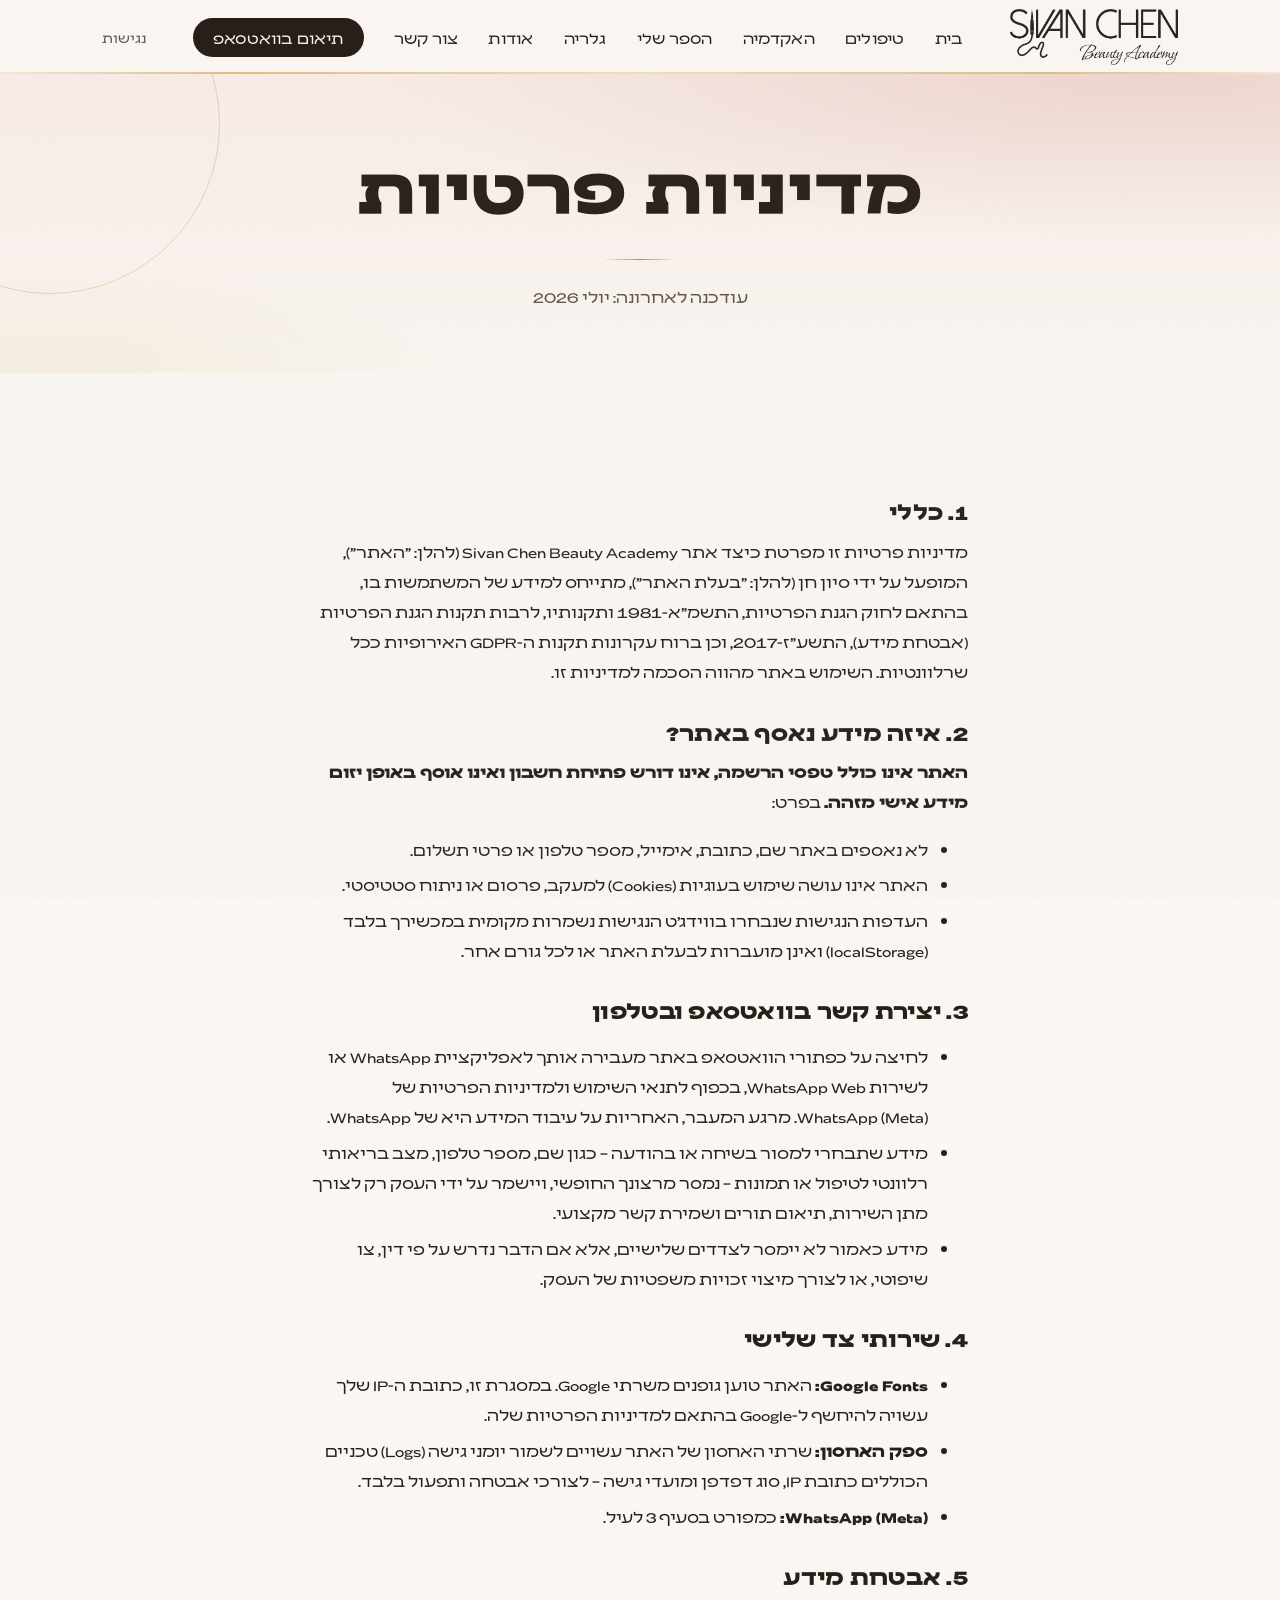
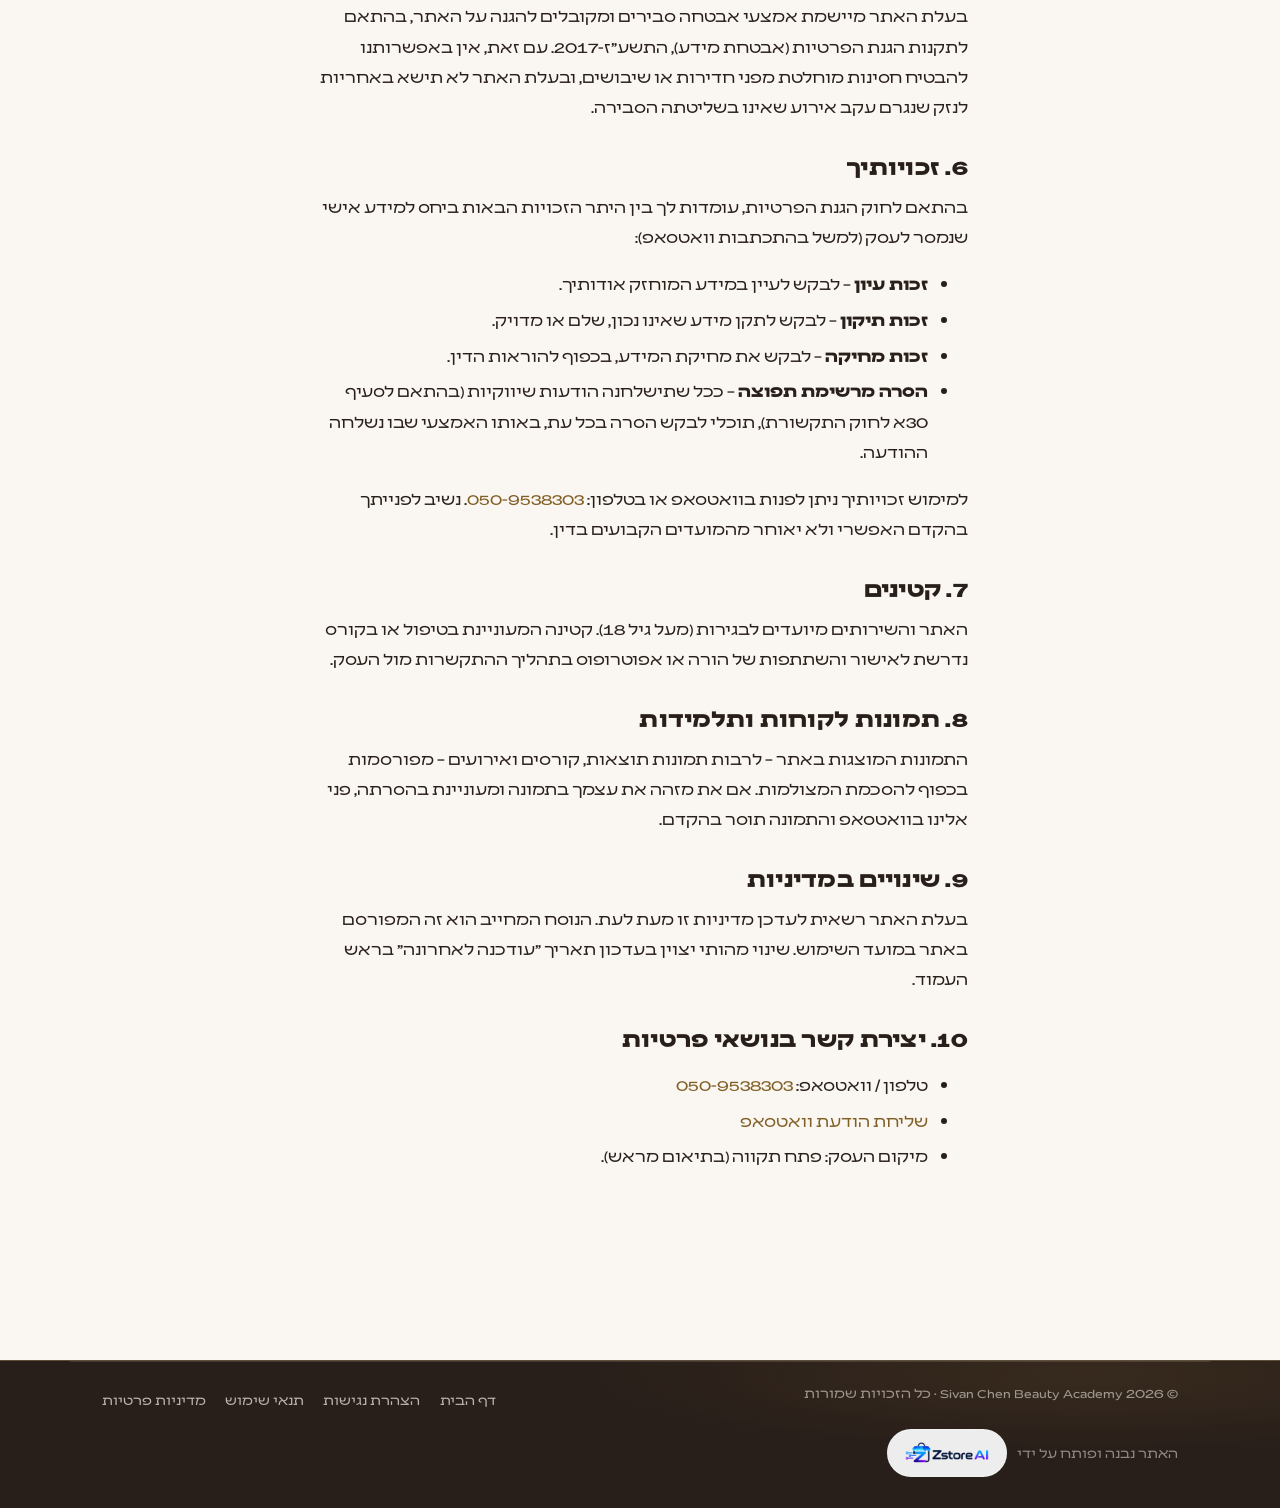
<file: privacy.html>
<!DOCTYPE html>
<html lang="he" dir="rtl">
<head>
<meta charset="UTF-8">
<meta name="viewport" content="width=device-width, initial-scale=1">
<meta name="theme-color" content="#faf6f1">
<title>מדיניות פרטיות | Sivan Chen Beauty Academy</title>
<meta name="description" content="מדיניות הפרטיות של אתר Sivan Chen Beauty Academy – איזה מידע נאסף, כיצד נעשה בו שימוש ומהן זכויותיך לפי חוק הגנת הפרטיות.">
<link rel="canonical" href="https://sivan-eyebrows.co.il/privacy.html">
<meta name="robots" content="index, follow">

<meta property="og:type" content="website">
<meta property="og:locale" content="he_IL">
<meta property="og:site_name" content="Sivan Chen Beauty Academy">
<meta property="og:title" content="מדיניות פרטיות | Sivan Chen Beauty Academy">
<meta property="og:description" content="מדיניות הפרטיות של אתר Sivan Chen Beauty Academy – איזה מידע נאסף, כיצד נעשה בו שימוש ומהן זכויותיך לפי חוק הגנת הפרטיות.">
<meta property="og:url" content="https://sivan-eyebrows.co.il/privacy.html">
<meta property="og:image" content="https://sivan-eyebrows.co.il/assets/img/og-share.jpg">
<meta property="og:image:width" content="1200">
<meta property="og:image:height" content="630">
<meta property="og:image:type" content="image/jpeg">
<meta property="og:image:alt" content="סיון חן – Sivan Chen Beauty Academy, איפור קבוע ועיצוב גבות בפתח תקווה">
<meta name="twitter:card" content="summary_large_image">
<meta name="twitter:image" content="https://sivan-eyebrows.co.il/assets/img/og-share.jpg">

<link rel="icon" type="image/svg+xml" href="assets/img/favicon.svg">
<link rel="icon" type="image/png" sizes="48x48" href="assets/img/favicon-48.png">
<link rel="apple-touch-icon" href="assets/img/apple-touch-icon.png">
<link rel="preconnect" href="https://fonts.googleapis.com">
<link rel="preconnect" href="https://fonts.gstatic.com" crossorigin>
<link href="https://fonts.googleapis.com/css2?family=Cormorant+Garamond:ital,wght@1,500&display=swap" rel="stylesheet">
<link rel="preload" as="font" type="font/woff2" href="assets/fonts/Leon-Regular.woff2" crossorigin>
<link rel="preload" as="font" type="font/woff2" href="assets/fonts/Leon-Heavy.woff2" crossorigin>
<link rel="stylesheet" href="assets/css/style.css?v=5">
<script type="application/ld+json">
{
  "@context": "https://schema.org",
  "@graph": [
    {
      "@type": "WebPage",
      "@id": "https://sivan-eyebrows.co.il/privacy.html#webpage",
      "url": "https://sivan-eyebrows.co.il/privacy.html",
      "name": "מדיניות פרטיות | Sivan Chen Beauty Academy",
      "description": "מדיניות הפרטיות של אתר Sivan Chen Beauty Academy – איזה מידע נאסף, כיצד נעשה בו שימוש ומהן זכויותיך לפי חוק הגנת הפרטיות.",
      "inLanguage": "he",
      "isPartOf": {
        "@id": "https://sivan-eyebrows.co.il/#website"
      },
      "about": {
        "@id": "https://sivan-eyebrows.co.il/#business"
      },
      "primaryImageOfPage": "https://sivan-eyebrows.co.il/assets/img/og-share.jpg",
      "datePublished": "2026-07-22",
      "dateModified": "2026-07-28"
    }
  ]
}
</script>
</head>
<body>
<a class="skip-link" href="#main">דילוג לתוכן המרכזי</a>

<header class="site-header">
  <div class="wrap header-inner">
    <a class="brand" href="index.html" aria-label="סיון חן ביוטי אקדמי – דף הבית">
      <img src="assets/img/logo-dark.png" alt="Sivan Chen Beauty Academy – סיון חן" width="168" height="56">
    </a>
    <button class="nav-toggle" aria-expanded="false" aria-controls="nav" aria-label="פתיחת תפריט">
      <span></span><span></span><span></span>
    </button>
    <nav class="main-nav" id="nav" aria-label="ניווט ראשי">
      <ul>
        <li><a href="index.html">בית</a></li>
        <li><a href="treatments.html">טיפולים</a></li>
        <li><a href="academy.html">האקדמיה</a></li>
        <li><a href="book.html">הספר שלי</a></li><li><a href="gallery.html">גלריה</a></li>
        <li><a href="about.html">אודות</a></li>
        <li><a href="contact.html">צור קשר</a></li>
        <li><a class="nav-cta" href="https://wa.me/972509538303?text=%D7%94%D7%99%D7%99%20%D7%A1%D7%99%D7%95%D7%9F%20%F0%9F%99%82%20%D7%94%D7%92%D7%A2%D7%AA%D7%99%20%D7%93%D7%A8%D7%9A%20%D7%94%D7%90%D7%AA%D7%A8%20%D7%95%D7%90%D7%A9%D7%9E%D7%97%20%D7%9C%D7%A4%D7%A8%D7%98%D7%99%D7%9D%20%D7%95%D7%9C%D7%AA%D7%99%D7%90%D7%95%D7%9D%20%D7%AA%D7%95%D7%A8" target="_blank" rel="noopener">תיאום בוואטסאפ</a></li>
      </ul>
    </nav>
  </div>
</header>

<main id="main">
  <section class="page-hero">
    <div class="wrap">
      <h1>מדיניות פרטיות</h1>
      <p>עודכנה לאחרונה: יולי 2026</p>
    </div>
  </section>

  <section class="section">
    <div class="wrap prose">

      <h2>1. כללי</h2>
      <p>מדיניות פרטיות זו מפרטת כיצד אתר Sivan Chen Beauty Academy (להלן: "האתר"), המופעל על ידי סיון חן (להלן: "בעלת האתר"), מתייחס למידע של המשתמשות בו, בהתאם לחוק הגנת הפרטיות, התשמ"א-1981 ותקנותיו, לרבות תקנות הגנת הפרטיות (אבטחת מידע), התשע"ז-2017, וכן ברוח עקרונות תקנות ה-GDPR האירופיות ככל שרלוונטיות. השימוש באתר מהווה הסכמה למדיניות זו.</p>

      <h2>2. איזה מידע נאסף באתר?</h2>
      <p><strong>האתר אינו כולל טפסי הרשמה, אינו דורש פתיחת חשבון ואינו אוסף באופן יזום מידע אישי מזהה.</strong> בפרט:</p>
      <ul>
        <li>לא נאספים באתר שם, כתובת, אימייל, מספר טלפון או פרטי תשלום.</li>
        <li>האתר אינו עושה שימוש בעוגיות (Cookies) למעקב, פרסום או ניתוח סטטיסטי.</li>
        <li>העדפות הנגישות שנבחרו בווידג'ט הנגישות נשמרות מקומית במכשירך בלבד (localStorage) ואינן מועברות לבעלת האתר או לכל גורם אחר.</li>
      </ul>

      <h2>3. יצירת קשר בוואטסאפ ובטלפון</h2>
      <ul>
        <li>לחיצה על כפתורי הוואטסאפ באתר מעבירה אותך לאפליקציית WhatsApp או לשירות WhatsApp Web, בכפוף לתנאי השימוש ולמדיניות הפרטיות של WhatsApp (Meta). מרגע המעבר, האחריות על עיבוד המידע היא של WhatsApp.</li>
        <li>מידע שתבחרי למסור בשיחה או בהודעה – כגון שם, מספר טלפון, מצב בריאותי רלוונטי לטיפול או תמונות – נמסר מרצונך החופשי, ויישמר על ידי העסק רק לצורך מתן השירות, תיאום תורים ושמירת קשר מקצועי.</li>
        <li>מידע כאמור לא יימסר לצדדים שלישיים, אלא אם הדבר נדרש על פי דין, צו שיפוטי, או לצורך מיצוי זכויות משפטיות של העסק.</li>
      </ul>

      <h2>4. שירותי צד שלישי</h2>
      <ul>
        <li><strong>Google Fonts:</strong> האתר טוען גופנים משרתי Google. במסגרת זו, כתובת ה-IP שלך עשויה להיחשף ל-Google בהתאם למדיניות הפרטיות שלה.</li>
        <li><strong>ספק האחסון:</strong> שרתי האחסון של האתר עשויים לשמור יומני גישה (Logs) טכניים הכוללים כתובת IP, סוג דפדפן ומועדי גישה – לצורכי אבטחה ותפעול בלבד.</li>
        <li><strong>WhatsApp (Meta):</strong> כמפורט בסעיף 3 לעיל.</li>
      </ul>

      <h2>5. אבטחת מידע</h2>
      <p>בעלת האתר מיישמת אמצעי אבטחה סבירים ומקובלים להגנה על האתר, בהתאם לתקנות הגנת הפרטיות (אבטחת מידע), התשע"ז-2017. עם זאת, אין באפשרותנו להבטיח חסינות מוחלטת מפני חדירות או שיבושים, ובעלת האתר לא תישא באחריות לנזק שנגרם עקב אירוע שאינו בשליטתה הסבירה.</p>

      <h2>6. זכויותיך</h2>
      <p>בהתאם לחוק הגנת הפרטיות, עומדות לך בין היתר הזכויות הבאות ביחס למידע אישי שנמסר לעסק (למשל בהתכתבות וואטסאפ):</p>
      <ul>
        <li><strong>זכות עיון</strong> – לבקש לעיין במידע המוחזק אודותיך.</li>
        <li><strong>זכות תיקון</strong> – לבקש לתקן מידע שאינו נכון, שלם או מדויק.</li>
        <li><strong>זכות מחיקה</strong> – לבקש את מחיקת המידע, בכפוף להוראות הדין.</li>
        <li><strong>הסרה מרשימת תפוצה</strong> – ככל שתישלחנה הודעות שיווקיות (בהתאם לסעיף 30א לחוק התקשורת), תוכלי לבקש הסרה בכל עת, באותו האמצעי שבו נשלחה ההודעה.</li>
      </ul>
      <p>למימוש זכויותיך ניתן לפנות בוואטסאפ או בטלפון: <a href="tel:+972509538303">050-9538303</a>. נשיב לפנייתך בהקדם האפשרי ולא יאוחר מהמועדים הקבועים בדין.</p>

      <h2>7. קטינים</h2>
      <p>האתר והשירותים מיועדים לבגירות (מעל גיל 18). קטינה המעוניינת בטיפול או בקורס נדרשת לאישור והשתתפות של הורה או אפוטרופוס בתהליך ההתקשרות מול העסק.</p>

      <h2>8. תמונות לקוחות ותלמידות</h2>
      <p>התמונות המוצגות באתר – לרבות תמונות תוצאות, קורסים ואירועים – מפורסמות בכפוף להסכמת המצולמות. אם את מזהה את עצמך בתמונה ומעוניינת בהסרתה, פני אלינו בוואטסאפ והתמונה תוסר בהקדם.</p>

      <h2>9. שינויים במדיניות</h2>
      <p>בעלת האתר רשאית לעדכן מדיניות זו מעת לעת. הנוסח המחייב הוא זה המפורסם באתר במועד השימוש. שינוי מהותי יצוין בעדכון תאריך "עודכנה לאחרונה" בראש העמוד.</p>

      <h2>10. יצירת קשר בנושאי פרטיות</h2>
      <ul>
        <li>טלפון / וואטסאפ: <a href="tel:+972509538303">050-9538303</a></li>
        <li><a href="https://wa.me/972509538303" target="_blank" rel="noopener">שליחת הודעת וואטסאפ</a></li>
        <li>מיקום העסק: פתח תקווה (בתיאום מראש).</li>
      </ul>

    </div>
  </section>
</main>

<footer class="site-footer">
  <div class="wrap footer-bottom">
    <p>© <span id="year">2026</span> Sivan Chen Beauty Academy · כל הזכויות שמורות</p>
    <nav aria-label="קישורים משפטיים" style="display:flex; gap:1.2rem; flex-wrap:wrap;">
      <a href="index.html">דף הבית</a>
      <a href="accessibility.html">הצהרת נגישות</a>
      <a href="terms.html">תנאי שימוש</a>
      <a href="privacy.html">מדיניות פרטיות</a>
    </nav>
    <p class="credit">האתר נבנה ופותח על ידי <a href="https://zstore-ai.co.il/" target="_blank" rel="noopener" aria-label="Zstore-AI"><img src="assets/img/zstore-ai-logo.png" alt="Zstore AI" width="480" height="160" loading="lazy" decoding="async"></a></p>
  </div>
</footer>

<script src="assets/js/main.js" defer></script>
<script src="assets/js/a11y.js" defer></script>
</body>
</html>
</file>
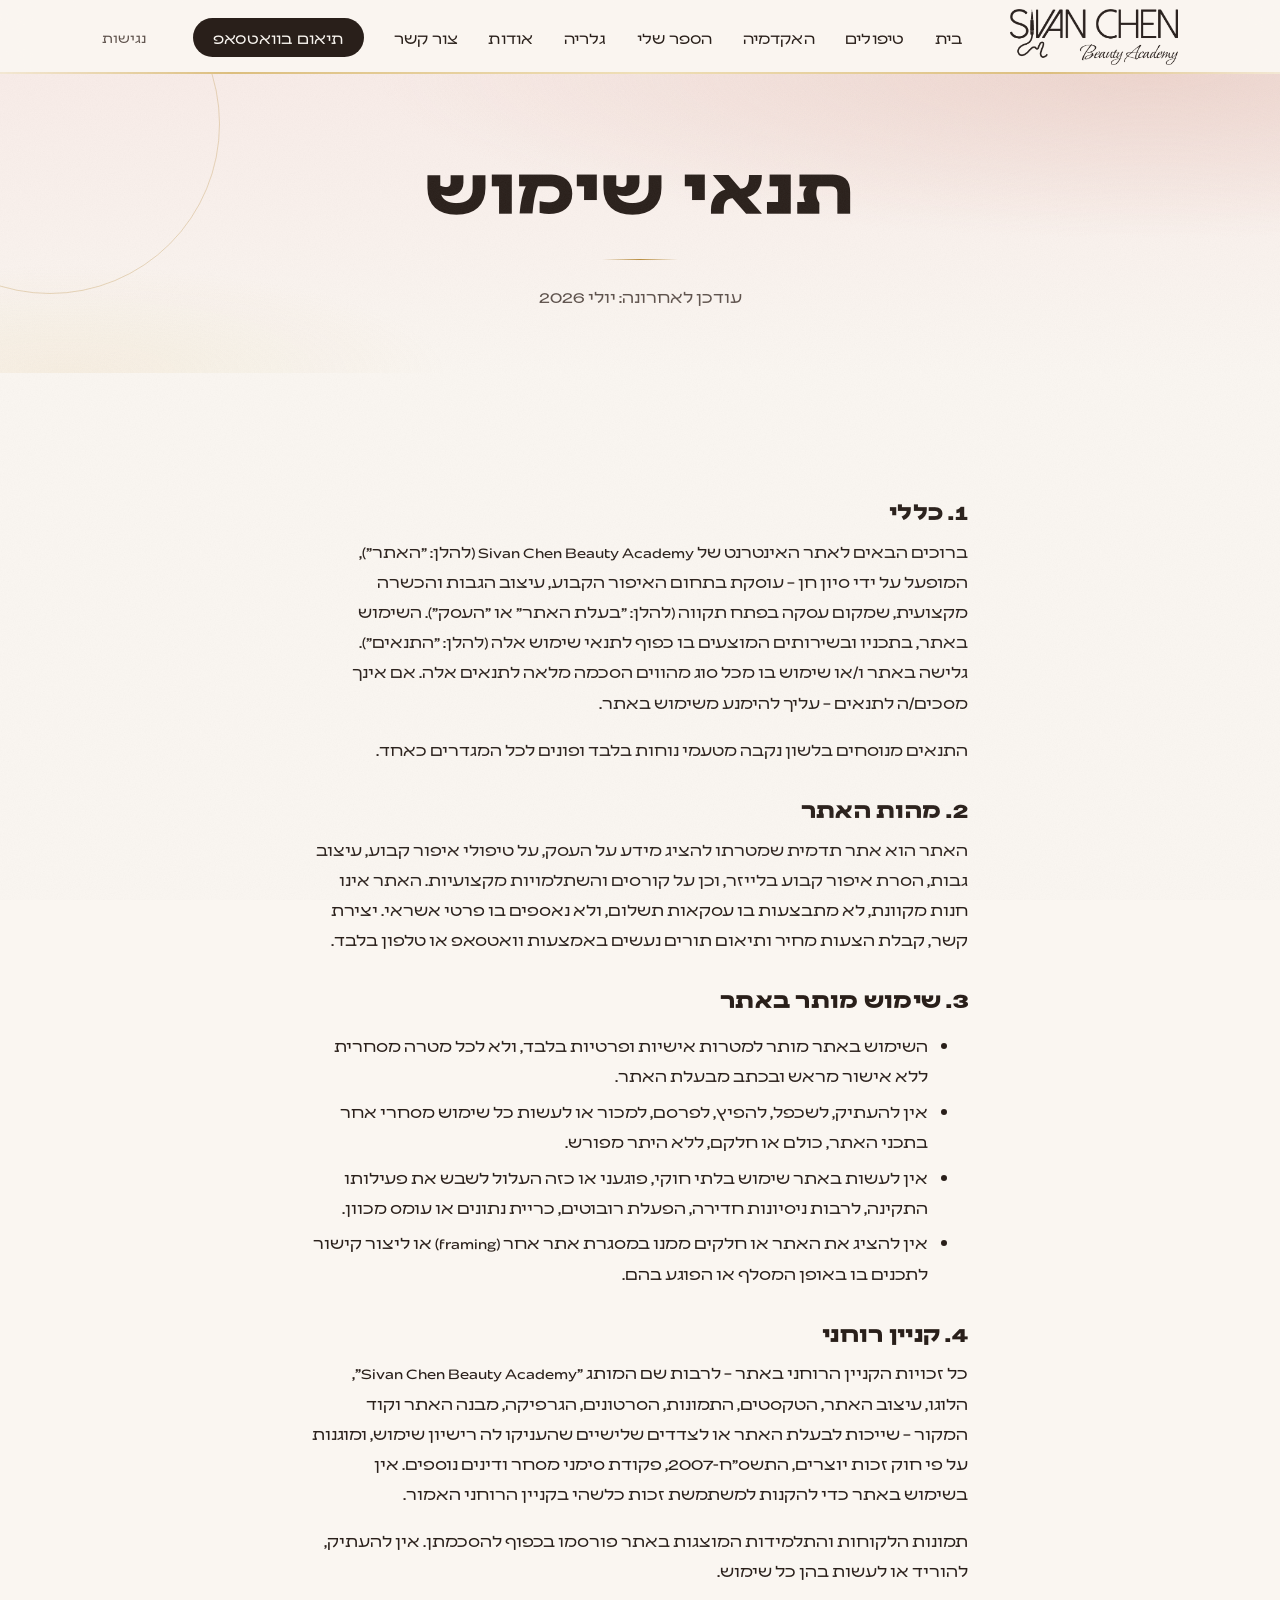
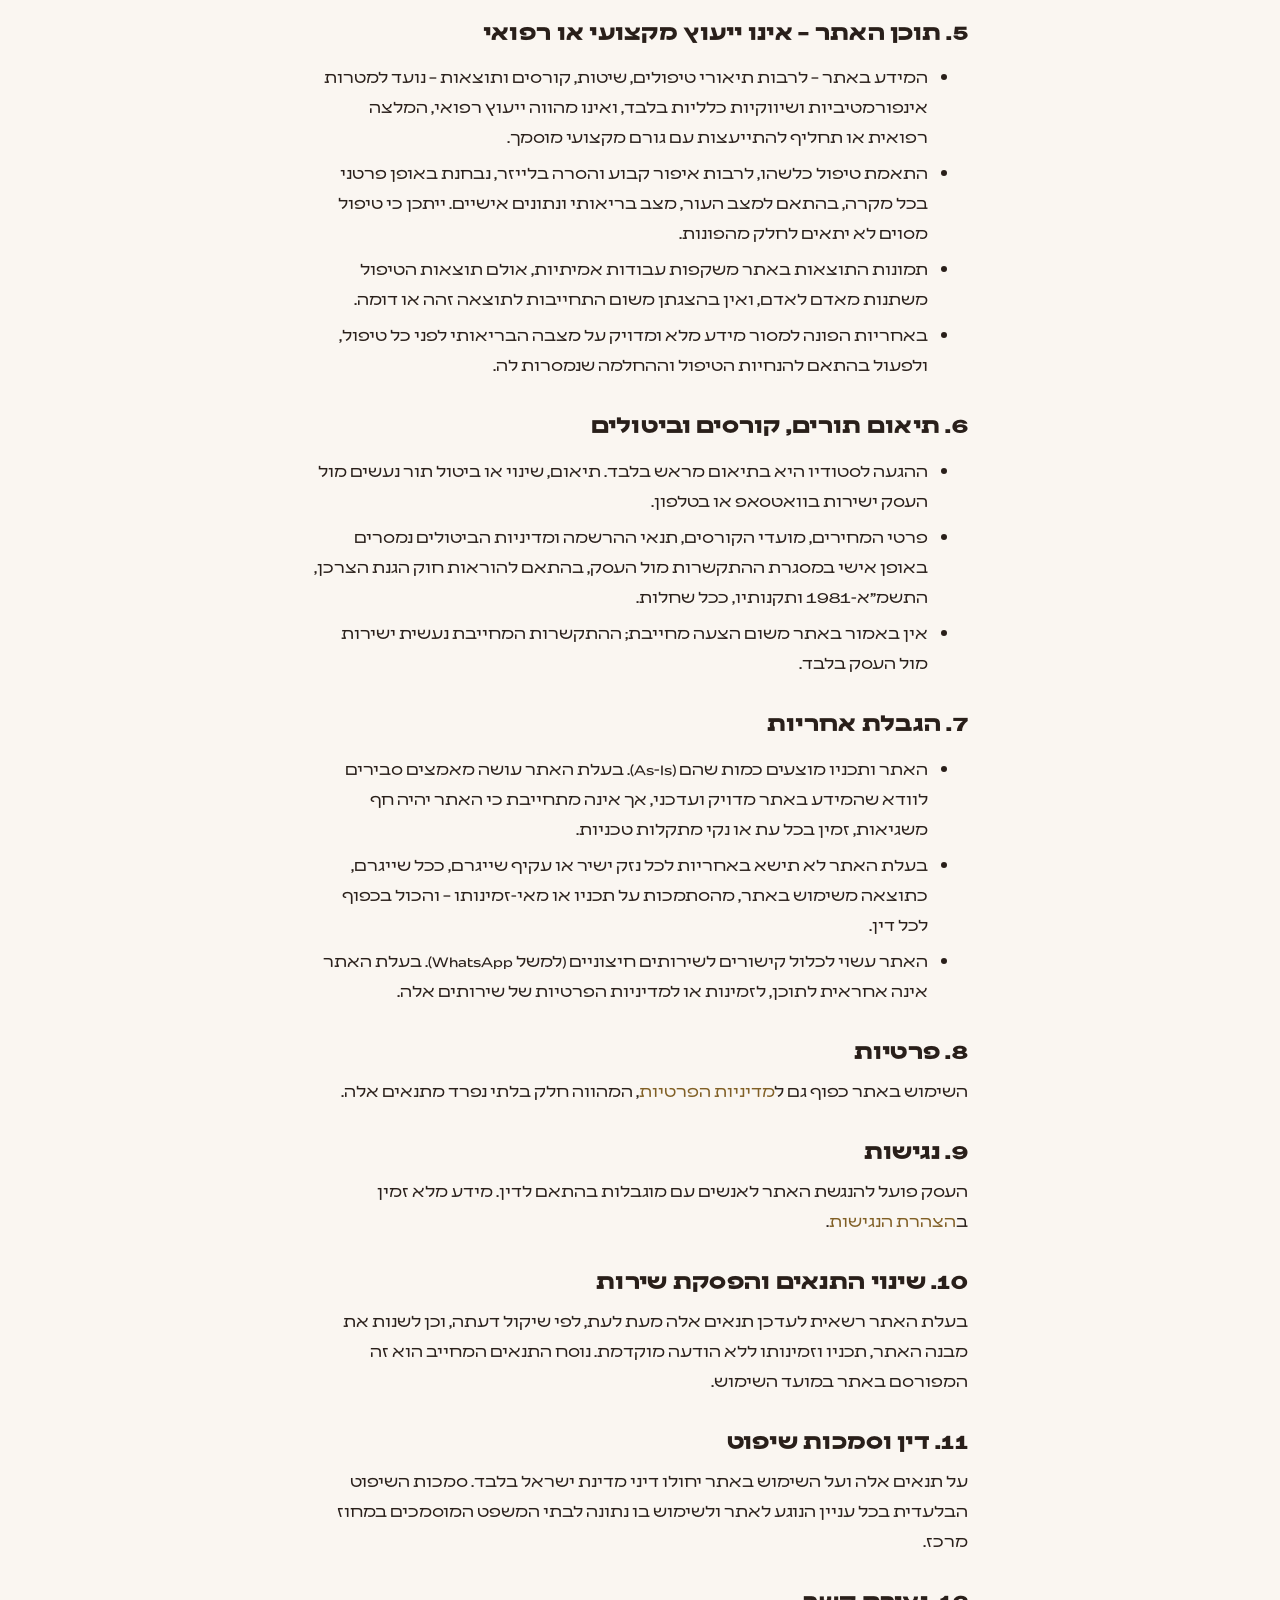
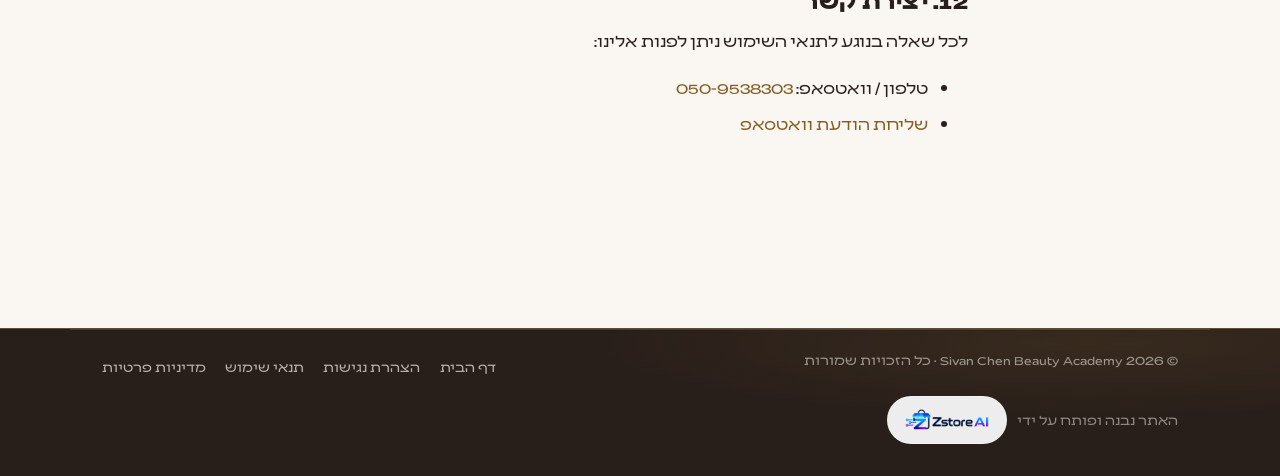
<file: terms.html>
<!DOCTYPE html>
<html lang="he" dir="rtl">
<head>
<meta charset="UTF-8">
<meta name="viewport" content="width=device-width, initial-scale=1">
<meta name="theme-color" content="#faf6f1">
<title>תנאי שימוש | Sivan Chen Beauty Academy</title>
<meta name="description" content="תנאי השימוש באתר Sivan Chen Beauty Academy – סיון חן איפור קבוע ועיצוב גבות, פתח תקווה.">
<link rel="canonical" href="https://sivan-eyebrows.co.il/terms.html">
<meta name="robots" content="index, follow">

<meta property="og:type" content="website">
<meta property="og:locale" content="he_IL">
<meta property="og:site_name" content="Sivan Chen Beauty Academy">
<meta property="og:title" content="תנאי שימוש | Sivan Chen Beauty Academy">
<meta property="og:description" content="תנאי השימוש באתר Sivan Chen Beauty Academy – סיון חן איפור קבוע ועיצוב גבות, פתח תקווה.">
<meta property="og:url" content="https://sivan-eyebrows.co.il/terms.html">
<meta property="og:image" content="https://sivan-eyebrows.co.il/assets/img/og-share.jpg">
<meta property="og:image:width" content="1200">
<meta property="og:image:height" content="630">
<meta property="og:image:type" content="image/jpeg">
<meta property="og:image:alt" content="סיון חן – Sivan Chen Beauty Academy, איפור קבוע ועיצוב גבות בפתח תקווה">
<meta name="twitter:card" content="summary_large_image">
<meta name="twitter:image" content="https://sivan-eyebrows.co.il/assets/img/og-share.jpg">

<link rel="icon" type="image/svg+xml" href="assets/img/favicon.svg">
<link rel="icon" type="image/png" sizes="48x48" href="assets/img/favicon-48.png">
<link rel="apple-touch-icon" href="assets/img/apple-touch-icon.png">
<link rel="preconnect" href="https://fonts.googleapis.com">
<link rel="preconnect" href="https://fonts.gstatic.com" crossorigin>
<link href="https://fonts.googleapis.com/css2?family=Cormorant+Garamond:ital,wght@1,500&display=swap" rel="stylesheet">
<link rel="preload" as="font" type="font/woff2" href="assets/fonts/Leon-Regular.woff2" crossorigin>
<link rel="preload" as="font" type="font/woff2" href="assets/fonts/Leon-Heavy.woff2" crossorigin>
<link rel="stylesheet" href="assets/css/style.css?v=5">
<script type="application/ld+json">
{
  "@context": "https://schema.org",
  "@graph": [
    {
      "@type": "WebPage",
      "@id": "https://sivan-eyebrows.co.il/terms.html#webpage",
      "url": "https://sivan-eyebrows.co.il/terms.html",
      "name": "תנאי שימוש | Sivan Chen Beauty Academy",
      "description": "תנאי השימוש באתר Sivan Chen Beauty Academy – סיון חן איפור קבוע ועיצוב גבות, פתח תקווה.",
      "inLanguage": "he",
      "isPartOf": {
        "@id": "https://sivan-eyebrows.co.il/#website"
      },
      "about": {
        "@id": "https://sivan-eyebrows.co.il/#business"
      },
      "primaryImageOfPage": "https://sivan-eyebrows.co.il/assets/img/og-share.jpg",
      "datePublished": "2026-07-22",
      "dateModified": "2026-07-28"
    }
  ]
}
</script>
</head>
<body>
<a class="skip-link" href="#main">דילוג לתוכן המרכזי</a>

<header class="site-header">
  <div class="wrap header-inner">
    <a class="brand" href="index.html" aria-label="סיון חן ביוטי אקדמי – דף הבית">
      <img src="assets/img/logo-dark.png" alt="Sivan Chen Beauty Academy – סיון חן" width="168" height="56">
    </a>
    <button class="nav-toggle" aria-expanded="false" aria-controls="nav" aria-label="פתיחת תפריט">
      <span></span><span></span><span></span>
    </button>
    <nav class="main-nav" id="nav" aria-label="ניווט ראשי">
      <ul>
        <li><a href="index.html">בית</a></li>
        <li><a href="treatments.html">טיפולים</a></li>
        <li><a href="academy.html">האקדמיה</a></li>
        <li><a href="book.html">הספר שלי</a></li><li><a href="gallery.html">גלריה</a></li>
        <li><a href="about.html">אודות</a></li>
        <li><a href="contact.html">צור קשר</a></li>
        <li><a class="nav-cta" href="https://wa.me/972509538303?text=%D7%94%D7%99%D7%99%20%D7%A1%D7%99%D7%95%D7%9F%20%F0%9F%99%82%20%D7%94%D7%92%D7%A2%D7%AA%D7%99%20%D7%93%D7%A8%D7%9A%20%D7%94%D7%90%D7%AA%D7%A8%20%D7%95%D7%90%D7%A9%D7%9E%D7%97%20%D7%9C%D7%A4%D7%A8%D7%98%D7%99%D7%9D%20%D7%95%D7%9C%D7%AA%D7%99%D7%90%D7%95%D7%9D%20%D7%AA%D7%95%D7%A8" target="_blank" rel="noopener">תיאום בוואטסאפ</a></li>
      </ul>
    </nav>
  </div>
</header>

<main id="main">
  <section class="page-hero">
    <div class="wrap">
      <h1>תנאי שימוש</h1>
      <p>עודכן לאחרונה: יולי 2026</p>
    </div>
  </section>

  <section class="section">
    <div class="wrap prose">

      <h2>1. כללי</h2>
      <p>ברוכים הבאים לאתר האינטרנט של Sivan Chen Beauty Academy (להלן: "האתר"), המופעל על ידי סיון חן – עוסקת בתחום האיפור הקבוע, עיצוב הגבות והכשרה מקצועית, שמקום עסקה בפתח תקווה (להלן: "בעלת האתר" או "העסק"). השימוש באתר, בתכניו ובשירותים המוצעים בו כפוף לתנאי שימוש אלה (להלן: "התנאים"). גלישה באתר ו/או שימוש בו מכל סוג מהווים הסכמה מלאה לתנאים אלה. אם אינך מסכים/ה לתנאים – עליך להימנע משימוש באתר.</p>
      <p>התנאים מנוסחים בלשון נקבה מטעמי נוחות בלבד ופונים לכל המגדרים כאחד.</p>

      <h2>2. מהות האתר</h2>
      <p>האתר הוא אתר תדמית שמטרתו להציג מידע על העסק, על טיפולי איפור קבוע, עיצוב גבות, הסרת איפור קבוע בלייזר, וכן על קורסים והשתלמויות מקצועיות. האתר אינו חנות מקוונת, לא מתבצעות בו עסקאות תשלום, ולא נאספים בו פרטי אשראי. יצירת קשר, קבלת הצעות מחיר ותיאום תורים נעשים באמצעות וואטסאפ או טלפון בלבד.</p>

      <h2>3. שימוש מותר באתר</h2>
      <ul>
        <li>השימוש באתר מותר למטרות אישיות ופרטיות בלבד, ולא לכל מטרה מסחרית ללא אישור מראש ובכתב מבעלת האתר.</li>
        <li>אין להעתיק, לשכפל, להפיץ, לפרסם, למכור או לעשות כל שימוש מסחרי אחר בתכני האתר, כולם או חלקם, ללא היתר מפורש.</li>
        <li>אין לעשות באתר שימוש בלתי חוקי, פוגעני או כזה העלול לשבש את פעילותו התקינה, לרבות ניסיונות חדירה, הפעלת רובוטים, כריית נתונים או עומס מכוון.</li>
        <li>אין להציג את האתר או חלקים ממנו במסגרת אתר אחר (framing) או ליצור קישור לתכנים בו באופן המסלף או הפוגע בהם.</li>
      </ul>

      <h2>4. קניין רוחני</h2>
      <p>כל זכויות הקניין הרוחני באתר – לרבות שם המותג "Sivan Chen Beauty Academy", הלוגו, עיצוב האתר, הטקסטים, התמונות, הסרטונים, הגרפיקה, מבנה האתר וקוד המקור – שייכות לבעלת האתר או לצדדים שלישיים שהעניקו לה רישיון שימוש, ומוגנות על פי חוק זכות יוצרים, התשס"ח-2007, פקודת סימני מסחר ודינים נוספים. אין בשימוש באתר כדי להקנות למשתמשת זכות כלשהי בקניין הרוחני האמור.</p>
      <p>תמונות הלקוחות והתלמידות המוצגות באתר פורסמו בכפוף להסכמתן. אין להעתיק, להוריד או לעשות בהן כל שימוש.</p>

      <h2>5. תוכן האתר – אינו ייעוץ מקצועי או רפואי</h2>
      <ul>
        <li>המידע באתר – לרבות תיאורי טיפולים, שיטות, קורסים ותוצאות – נועד למטרות אינפורמטיביות ושיווקיות כלליות בלבד, ואינו מהווה ייעוץ רפואי, המלצה רפואית או תחליף להתייעצות עם גורם מקצועי מוסמך.</li>
        <li>התאמת טיפול כלשהו, לרבות איפור קבוע והסרה בלייזר, נבחנת באופן פרטני בכל מקרה, בהתאם למצב העור, מצב בריאותי ונתונים אישיים. ייתכן כי טיפול מסוים לא יתאים לחלק מהפונות.</li>
        <li>תמונות התוצאות באתר משקפות עבודות אמיתיות, אולם תוצאות הטיפול משתנות מאדם לאדם, ואין בהצגתן משום התחייבות לתוצאה זהה או דומה.</li>
        <li>באחריות הפונה למסור מידע מלא ומדויק על מצבה הבריאותי לפני כל טיפול, ולפעול בהתאם להנחיות הטיפול וההחלמה שנמסרות לה.</li>
      </ul>

      <h2>6. תיאום תורים, קורסים וביטולים</h2>
      <ul>
        <li>ההגעה לסטודיו היא בתיאום מראש בלבד. תיאום, שינוי או ביטול תור נעשים מול העסק ישירות בוואטסאפ או בטלפון.</li>
        <li>פרטי המחירים, מועדי הקורסים, תנאי ההרשמה ומדיניות הביטולים נמסרים באופן אישי במסגרת ההתקשרות מול העסק, בהתאם להוראות חוק הגנת הצרכן, התשמ"א-1981 ותקנותיו, ככל שחלות.</li>
        <li>אין באמור באתר משום הצעה מחייבת; ההתקשרות המחייבת נעשית ישירות מול העסק בלבד.</li>
      </ul>

      <h2>7. הגבלת אחריות</h2>
      <ul>
        <li>האתר ותכניו מוצעים כמות שהם (As-Is). בעלת האתר עושה מאמצים סבירים לוודא שהמידע באתר מדויק ועדכני, אך אינה מתחייבת כי האתר יהיה חף משגיאות, זמין בכל עת או נקי מתקלות טכניות.</li>
        <li>בעלת האתר לא תישא באחריות לכל נזק ישיר או עקיף שייגרם, ככל שייגרם, כתוצאה משימוש באתר, מהסתמכות על תכניו או מאי-זמינותו – והכול בכפוף לכל דין.</li>
        <li>האתר עשוי לכלול קישורים לשירותים חיצוניים (למשל WhatsApp). בעלת האתר אינה אחראית לתוכן, לזמינות או למדיניות הפרטיות של שירותים אלה.</li>
      </ul>

      <h2>8. פרטיות</h2>
      <p>השימוש באתר כפוף גם ל<a href="privacy.html">מדיניות הפרטיות</a>, המהווה חלק בלתי נפרד מתנאים אלה.</p>

      <h2>9. נגישות</h2>
      <p>העסק פועל להנגשת האתר לאנשים עם מוגבלות בהתאם לדין. מידע מלא זמין ב<a href="accessibility.html">הצהרת הנגישות</a>.</p>

      <h2>10. שינוי התנאים והפסקת שירות</h2>
      <p>בעלת האתר רשאית לעדכן תנאים אלה מעת לעת, לפי שיקול דעתה, וכן לשנות את מבנה האתר, תכניו וזמינותו ללא הודעה מוקדמת. נוסח התנאים המחייב הוא זה המפורסם באתר במועד השימוש.</p>

      <h2>11. דין וסמכות שיפוט</h2>
      <p>על תנאים אלה ועל השימוש באתר יחולו דיני מדינת ישראל בלבד. סמכות השיפוט הבלעדית בכל עניין הנוגע לאתר ולשימוש בו נתונה לבתי המשפט המוסמכים במחוז מרכז.</p>

      <h2>12. יצירת קשר</h2>
      <p>לכל שאלה בנוגע לתנאי השימוש ניתן לפנות אלינו:</p>
      <ul>
        <li>טלפון / וואטסאפ: <a href="tel:+972509538303">050-9538303</a></li>
        <li><a href="https://wa.me/972509538303" target="_blank" rel="noopener">שליחת הודעת וואטסאפ</a></li>
      </ul>

    </div>
  </section>
</main>

<footer class="site-footer">
  <div class="wrap footer-bottom">
    <p>© <span id="year">2026</span> Sivan Chen Beauty Academy · כל הזכויות שמורות</p>
    <nav aria-label="קישורים משפטיים" style="display:flex; gap:1.2rem; flex-wrap:wrap;">
      <a href="index.html">דף הבית</a>
      <a href="accessibility.html">הצהרת נגישות</a>
      <a href="terms.html">תנאי שימוש</a>
      <a href="privacy.html">מדיניות פרטיות</a>
    </nav>
    <p class="credit">האתר נבנה ופותח על ידי <a href="https://zstore-ai.co.il/" target="_blank" rel="noopener" aria-label="Zstore-AI"><img src="assets/img/zstore-ai-logo.png" alt="Zstore AI" width="480" height="160" loading="lazy" decoding="async"></a></p>
  </div>
</footer>

<script src="assets/js/main.js" defer></script>
<script src="assets/js/a11y.js" defer></script>
</body>
</html>
</file>
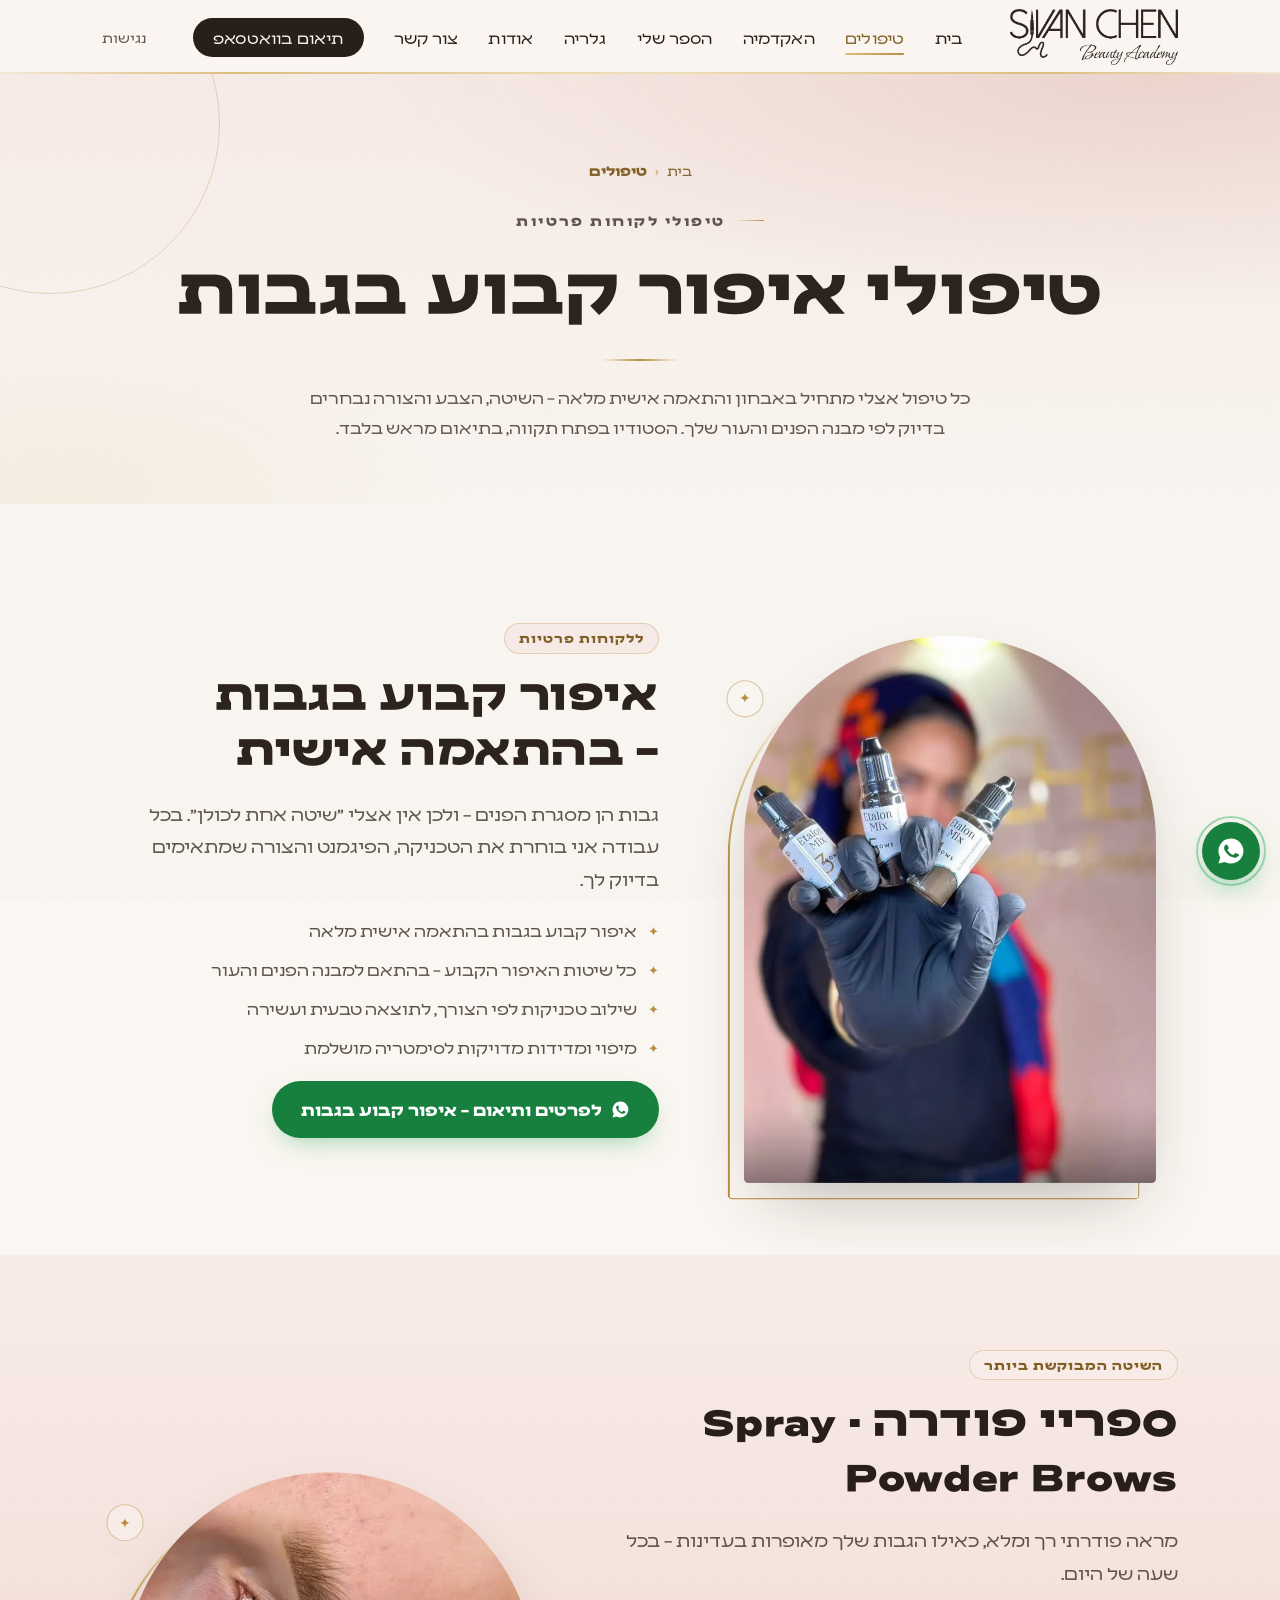
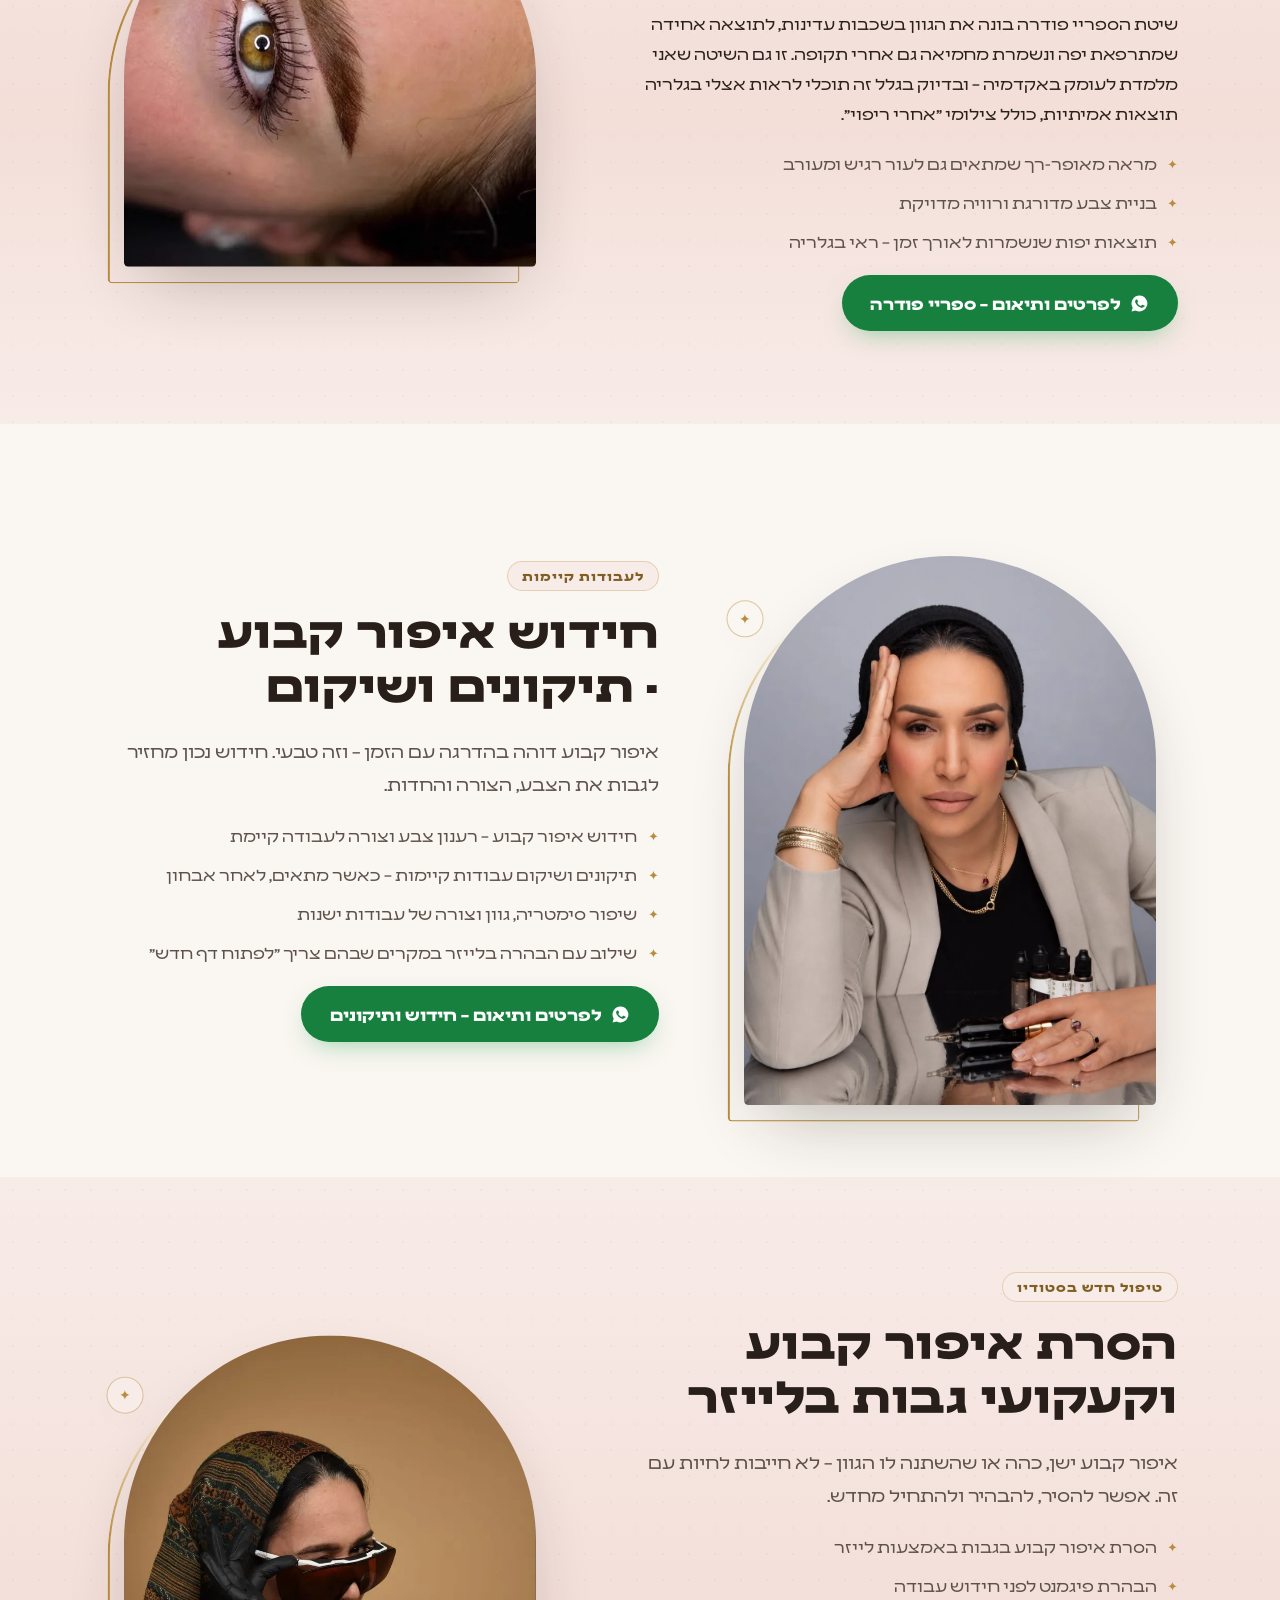
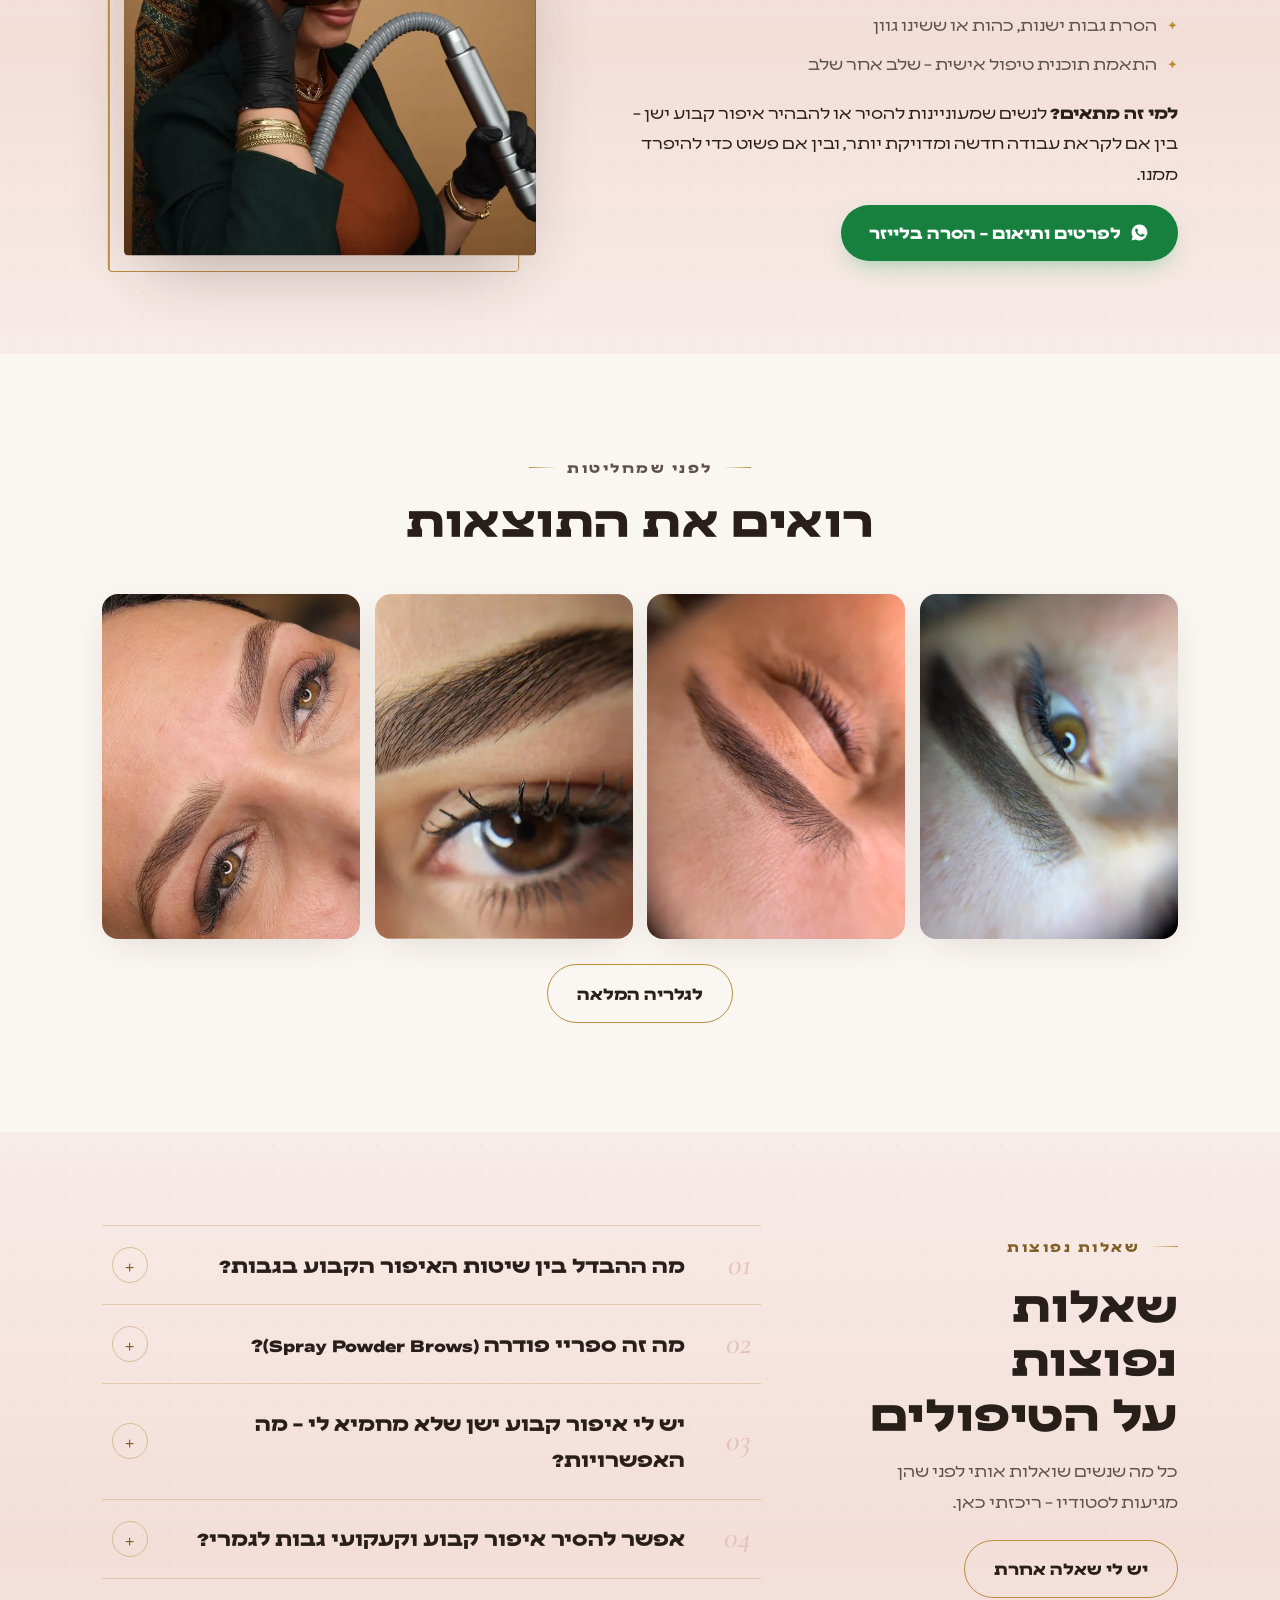
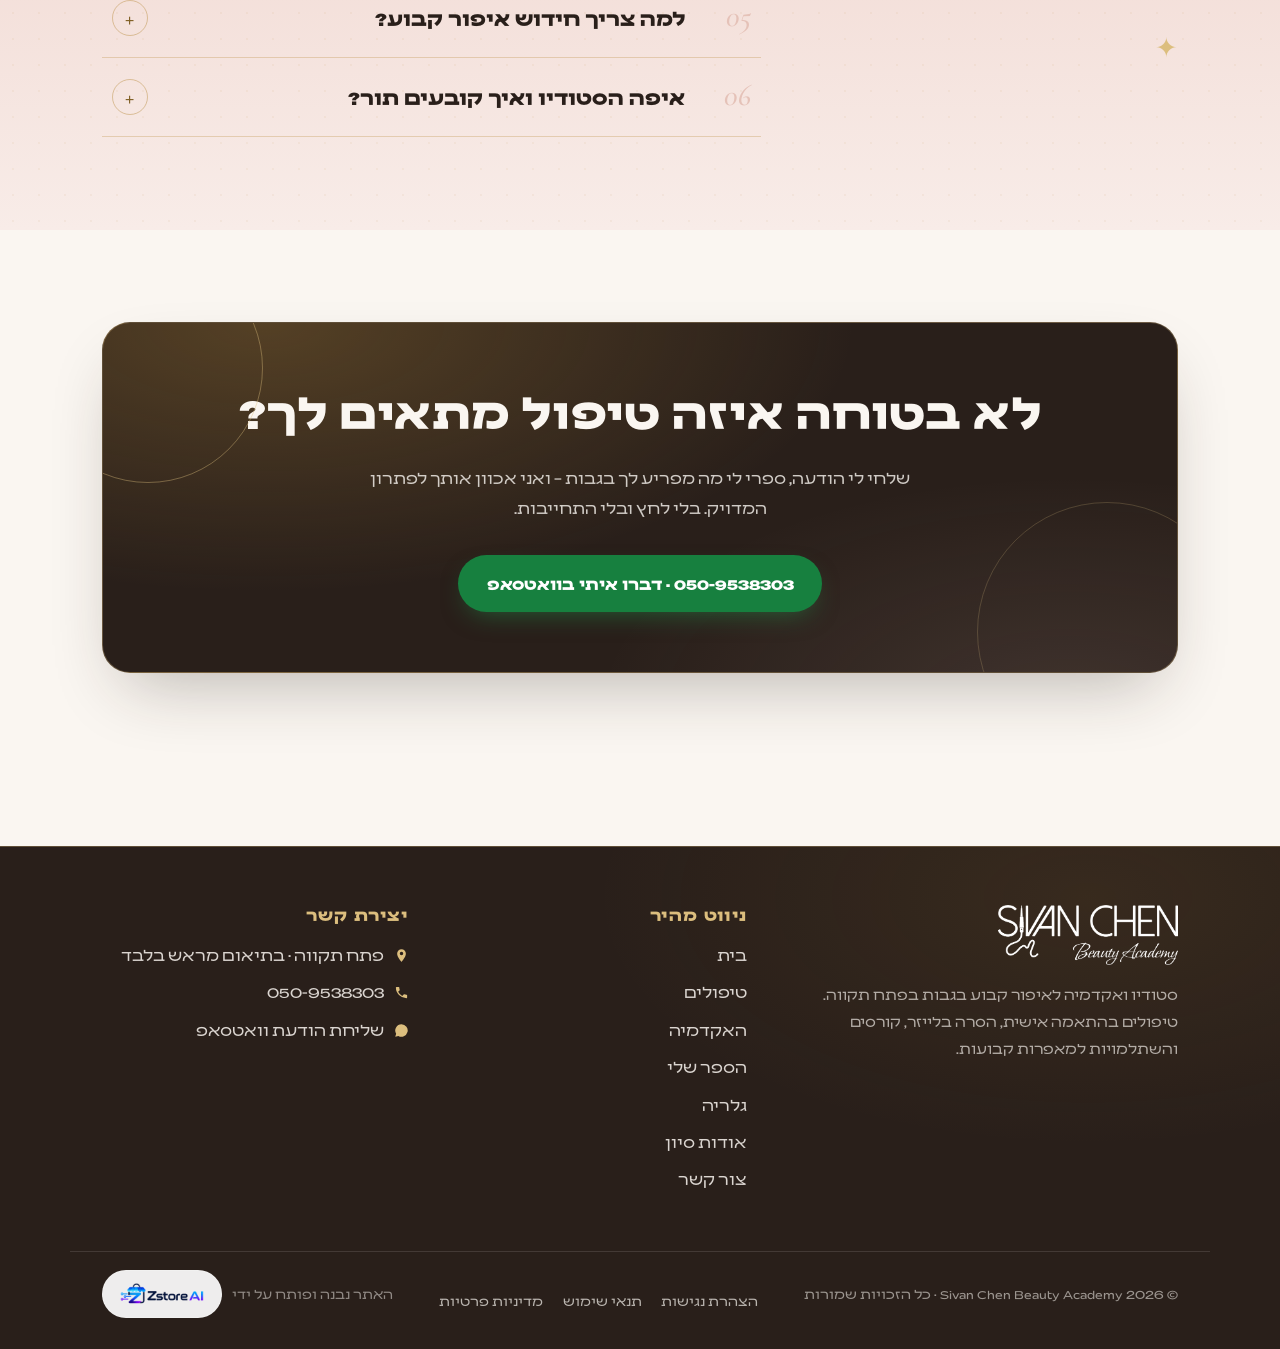
<file: treatments.html>
<!DOCTYPE html>
<html lang="he" dir="rtl">
<head>
<meta charset="UTF-8">
<meta name="viewport" content="width=device-width, initial-scale=1">
<meta name="theme-color" content="#faf6f1">
<title>טיפולי איפור קבוע בגבות בפתח תקווה | ספריי פודרה, חידוש והסרה בלייזר – סיון חן</title>
<meta name="description" content="כל טיפולי האיפור הקבוע אצל סיון חן בפתח תקווה: איפור קבוע בגבות בהתאמה אישית, ספריי פודרה, שילוב טכניקות, חידוש, תיקונים ושיקום, והסרת איפור קבוע וקעקועי גבות בלייזר. תיאום בוואטסאפ.">
<link rel="canonical" href="https://sivan-eyebrows.co.il/treatments.html">
<meta name="robots" content="index, follow, max-image-preview:large">

<meta property="og:type" content="website">
<meta property="og:locale" content="he_IL">
<meta property="og:site_name" content="Sivan Chen Beauty Academy">
<meta property="og:title" content="טיפולי איפור קבוע בגבות בפתח תקווה – סיון חן">
<meta property="og:description" content="איפור קבוע בהתאמה אישית, ספריי פודרה, חידוש ותיקונים, והסרת איפור קבוע בלייזר – בסטודיו של סיון חן בפתח תקווה.">
<meta property="og:url" content="https://sivan-eyebrows.co.il/treatments.html">
<meta property="og:image" content="https://sivan-eyebrows.co.il/assets/img/og-share.jpg">
<meta property="og:image:width" content="1200">
<meta property="og:image:height" content="630">
<meta property="og:image:type" content="image/jpeg">
<meta property="og:image:alt" content="סיון חן – Sivan Chen Beauty Academy, איפור קבוע ועיצוב גבות בפתח תקווה">
<meta name="twitter:card" content="summary_large_image">
<meta name="twitter:image" content="https://sivan-eyebrows.co.il/assets/img/og-share.jpg">

<link rel="icon" type="image/svg+xml" href="assets/img/favicon.svg">
<link rel="icon" type="image/png" sizes="48x48" href="assets/img/favicon-48.png">
<link rel="apple-touch-icon" href="assets/img/apple-touch-icon.png">
<link rel="preconnect" href="https://fonts.googleapis.com">
<link rel="preconnect" href="https://fonts.gstatic.com" crossorigin>
<link href="https://fonts.googleapis.com/css2?family=Cormorant+Garamond:ital,wght@1,500&display=swap" rel="stylesheet">
<link rel="preload" as="font" type="font/woff2" href="assets/fonts/Leon-Regular.woff2" crossorigin>
<link rel="preload" as="font" type="font/woff2" href="assets/fonts/Leon-Heavy.woff2" crossorigin>
<link rel="stylesheet" href="assets/css/style.css?v=5">

<script type="application/ld+json">
{
  "@context": "https://schema.org",
  "@graph": [
    {
      "@type": "BreadcrumbList",
      "itemListElement": [
        {
          "@type": "ListItem",
          "position": 1,
          "name": "בית",
          "item": "https://sivan-eyebrows.co.il/"
        },
        {
          "@type": "ListItem",
          "position": 2,
          "name": "טיפולים",
          "item": "https://sivan-eyebrows.co.il/treatments.html"
        }
      ],
      "@id": "https://sivan-eyebrows.co.il/treatments.html#breadcrumb"
    },
    {
      "@type": "WebPage",
      "@id": "https://sivan-eyebrows.co.il/treatments.html#webpage",
      "url": "https://sivan-eyebrows.co.il/treatments.html",
      "name": "טיפולי איפור קבוע בגבות בפתח תקווה | ספריי פודרה, חידוש והסרה בלייזר – סיון חן",
      "description": "כל טיפולי האיפור הקבוע אצל סיון חן בפתח תקווה: איפור קבוע בגבות בהתאמה אישית, ספריי פודרה, שילוב טכניקות, חידוש, תיקונים ושיקום, והסרת איפור קבוע וקעקועי גבות בלייזר. תיאום בוואטסאפ.",
      "inLanguage": "he",
      "isPartOf": {
        "@id": "https://sivan-eyebrows.co.il/#website"
      },
      "about": {
        "@id": "https://sivan-eyebrows.co.il/#business"
      },
      "primaryImageOfPage": "https://sivan-eyebrows.co.il/assets/img/service-pigments.webp",
      "datePublished": "2026-07-22",
      "dateModified": "2026-07-28",
      "breadcrumb": {
        "@id": "https://sivan-eyebrows.co.il/treatments.html#breadcrumb"
      }
    },
    {
      "@type": "Service",
      "@id": "https://sivan-eyebrows.co.il/treatments.html#pmu",
      "serviceType": "איפור קבוע בגבות בהתאמה אישית",
      "name": "איפור קבוע בגבות בהתאמה אישית",
      "description": "איפור קבוע בגבות בכל השיטות, בהתאמה מלאה למבנה הפנים והעור – כולל שילוב טכניקות לפי הצורך.",
      "provider": {
        "@id": "https://sivan-eyebrows.co.il/#business"
      },
      "areaServed": "פתח תקווה והמרכז",
      "audience": {
        "@type": "Audience",
        "audienceType": "לקוחות פרטיות"
      }
    },
    {
      "@type": "Service",
      "@id": "https://sivan-eyebrows.co.il/treatments.html#powder",
      "serviceType": "ספריי פודרה – Spray Powder Brows",
      "name": "ספריי פודרה (Spray Powder Brows)",
      "description": "שיטת איפור קבוע במראה פודרתי-מלא ורך, עם ריפוי איכותי ותוצאה שנשמרת יפה לאורך זמן.",
      "provider": {
        "@id": "https://sivan-eyebrows.co.il/#business"
      }
    },
    {
      "@type": "Service",
      "@id": "https://sivan-eyebrows.co.il/treatments.html#renew",
      "serviceType": "חידוש, תיקון ושיקום איפור קבוע",
      "name": "חידוש איפור קבוע, תיקונים ושיקום עבודות קיימות",
      "description": "חידוש צבע וצורה לעבודה קיימת, תיקון ושיקום עבודות ישנות – כאשר מתאים ולאחר אבחון מקצועי.",
      "provider": {
        "@id": "https://sivan-eyebrows.co.il/#business"
      }
    },
    {
      "@type": "Service",
      "@id": "https://sivan-eyebrows.co.il/treatments.html#laser",
      "serviceType": "הסרת איפור קבוע וקעקועי גבות בלייזר",
      "name": "הסרת איפור קבוע וקעקועי גבות בלייזר",
      "description": "הסרה מלאה או הבהרת פיגמנט של איפור קבוע ישן, כהה או ששינה גוון – כולל תוכנית טיפול אישית לפני חידוש.",
      "provider": {
        "@id": "https://sivan-eyebrows.co.il/#business"
      }
    },
    {
      "@type": "FAQPage",
      "@id": "https://sivan-eyebrows.co.il/treatments.html#faq",
      "inLanguage": "he",
      "isPartOf": {
        "@id": "https://sivan-eyebrows.co.il/treatments.html#webpage"
      },
      "mainEntity": [
        {
          "@type": "Question",
          "name": "מה ההבדל בין שיטות האיפור הקבוע בגבות?",
          "acceptedAnswer": {
            "@type": "Answer",
            "text": "אין אצלי “שיטה אחת לכולן”. הטכניקה, הפיגמנט והצורה נבחרים בכל עבודה לפי מבנה הפנים והעור, ולעיתים משלבים כמה טכניקות באותה עבודה כדי להגיע לתוצאה טבעית ועשירה. ההחלטה מתקבלת באבחון שנעשה בתחילת הטיפול."
          }
        },
        {
          "@type": "Question",
          "name": "מה זה ספריי פודרה (Spray Powder Brows)?",
          "acceptedAnswer": {
            "@type": "Answer",
            "text": "שיטת איפור קבוע שבונה את גוון הגבה בשכבות עדינות ומדורגות, ויוצרת מראה פודרתי רך ומלא – כאילו הגבות מאופרות בעדינות. התוצאה אחידה, מתרפאת יפה ונשמרת מחמיאה גם לאחר תקופה, והיא מתאימה גם לעור רגיש ומעורב."
          }
        },
        {
          "@type": "Question",
          "name": "יש לי איפור קבוע ישן שלא מחמיא לי – מה האפשרויות?",
          "acceptedAnswer": {
            "@type": "Answer",
            "text": "שלוש אפשרויות עיקריות: תיקון ושיקום של העבודה הקיימת (כאשר מתאים), הבהרת פיגמנט בלייזר לפני חידוש העבודה, או הסרה מלאה בלייזר. הכיוון נקבע רק אחרי אבחון, ובונים יחד תוכנית טיפול אישית."
          }
        },
        {
          "@type": "Question",
          "name": "אפשר להסיר איפור קבוע וקעקועי גבות לגמרי?",
          "acceptedAnswer": {
            "@type": "Answer",
            "text": "כן. בסטודיו מתבצעת הסרת איפור קבוע וקעקועי גבות בלייזר – הסרה מלאה או הבהרת הפיגמנט לפני עבודה חדשה, כולל התאמת תוכנית טיפול אישית שלב אחר שלב."
          }
        },
        {
          "@type": "Question",
          "name": "למה צריך חידוש איפור קבוע?",
          "acceptedAnswer": {
            "@type": "Answer",
            "text": "איפור קבוע דוהה בהדרגה עם הזמן – זה טבעי לחלוטין. חידוש נכון מרענן את הצבע ואת הצורה ומחזיר לגבות את החדות והסימטריה, בלי להתחיל הכול מהתחלה."
          }
        },
        {
          "@type": "Question",
          "name": "איפה הסטודיו ואיך קובעים תור?",
          "acceptedAnswer": {
            "@type": "Answer",
            "text": "הסטודיו נמצא בפתח תקווה וההגעה בתיאום מראש בלבד. הדרך המהירה ביותר לתאם היא הודעת וואטסאפ למספר 050-9538303 – כותבות איזה טיפול מעניין אתכן, ואני חוזרת עם כל הפרטים."
          }
        }
      ]
    }
  ]
}
</script>
</head>
<body>
<a class="skip-link" href="#main">דילוג לתוכן המרכזי</a>

<header class="site-header">
  <div class="wrap header-inner">
    <a class="brand" href="index.html" aria-label="סיון חן ביוטי אקדמי – דף הבית">
      <img src="assets/img/logo-dark.png" alt="Sivan Chen Beauty Academy – סיון חן" width="168" height="56">
    </a>
    <button class="nav-toggle" aria-expanded="false" aria-controls="nav" aria-label="פתיחת תפריט">
      <span></span><span></span><span></span>
    </button>
    <nav class="main-nav" id="nav" aria-label="ניווט ראשי">
      <ul>
        <li><a href="index.html">בית</a></li>
        <li><a href="treatments.html" aria-current="page">טיפולים</a></li>
        <li><a href="academy.html">האקדמיה</a></li>
        <li><a href="book.html">הספר שלי</a></li><li><a href="gallery.html">גלריה</a></li>
        <li><a href="about.html">אודות</a></li>
        <li><a href="contact.html">צור קשר</a></li>
        <li><a class="nav-cta" href="https://wa.me/972509538303?text=%D7%94%D7%99%D7%99%20%D7%A1%D7%99%D7%95%D7%9F%20%F0%9F%99%82%20%D7%94%D7%92%D7%A2%D7%AA%D7%99%20%D7%93%D7%A8%D7%9A%20%D7%94%D7%90%D7%AA%D7%A8%20%D7%95%D7%90%D7%A9%D7%9E%D7%97%20%D7%9C%D7%A4%D7%A8%D7%98%D7%99%D7%9D%20%D7%95%D7%9C%D7%AA%D7%99%D7%90%D7%95%D7%9D%20%D7%AA%D7%95%D7%A8" target="_blank" rel="noopener">תיאום בוואטסאפ</a></li>
      </ul>
    </nav>
  </div>
</header>

<main id="main">

  <section class="page-hero">
    <div class="wrap">
      <ol class="breadcrumbs">
        <li><a href="index.html">בית</a></li>
        <li aria-current="page">טיפולים</li>
      </ol>
      <p class="eyebrow" style="justify-content:center;">טיפולי לקוחות פרטיות</p>
      <h1>טיפולי איפור קבוע בגבות</h1>
      <p>כל טיפול אצלי מתחיל באבחון והתאמה אישית מלאה – השיטה, הצבע והצורה נבחרים בדיוק לפי מבנה הפנים והעור שלך. הסטודיו בפתח תקווה, בתיאום מראש בלבד.</p>
    </div>
  </section>

  <!-- PMU -->
  <section class="section" id="pmu" aria-labelledby="pmu-title">
    <div class="wrap split">
      <figure class="split-figure reveal">
        <img src="assets/img/service-pigments.webp" alt="בחירת פיגמנטים מקצועיים לאיפור קבוע בגבות בסטודיו של סיון חן" width="740" height="983" loading="lazy">
      </figure>
      <div class="split-body reveal reveal-d1">
        <p class="tag">ללקוחות פרטיות</p>
        <h2 id="pmu-title">איפור קבוע בגבות – בהתאמה אישית</h2>
        <p class="lead">גבות הן מסגרת הפנים – ולכן אין אצלי "שיטה אחת לכולן". בכל עבודה אני בוחרת את הטכניקה, הפיגמנט והצורה שמתאימים בדיוק לך.</p>
        <ul class="checklist">
          <li>איפור קבוע בגבות בהתאמה אישית מלאה</li>
          <li>כל שיטות האיפור הקבוע – בהתאם למבנה הפנים והעור</li>
          <li>שילוב טכניקות לפי הצורך, לתוצאה טבעית ועשירה</li>
          <li>מיפוי ומדידות מדויקות לסימטריה מושלמת</li>
        </ul>
        <a class="btn btn-wa" href="https://wa.me/972509538303?text=%D7%94%D7%99%D7%99%20%D7%A1%D7%99%D7%95%D7%9F%20%F0%9F%99%82%20%D7%90%D7%A9%D7%9E%D7%97%20%D7%9C%D7%A4%D7%A8%D7%98%D7%99%D7%9D%20%D7%A2%D7%9C%20%D7%90%D7%99%D7%A4%D7%95%D7%A8%20%D7%A7%D7%91%D7%95%D7%A2%20%D7%91%D7%92%D7%91%D7%95%D7%AA%20%D7%91%D7%94%D7%AA%D7%90%D7%9E%D7%94%20%D7%90%D7%99%D7%A9%D7%99%D7%AA" target="_blank" rel="noopener">
          <svg width="19" height="19" viewBox="0 0 24 24" fill="currentColor" aria-hidden="true"><path d="M12 2a10 10 0 0 0-8.6 15.1L2 22l5-1.3A10 10 0 1 0 12 2Zm5.4 14.1c-.2.6-1.3 1.2-1.8 1.2-.5.1-1 .2-3.3-.7-2.8-1.1-4.6-4-4.7-4.2-.1-.2-1.1-1.5-1.1-2.9s.7-2 1-2.3c.2-.3.5-.3.7-.3h.5c.2 0 .4 0 .6.5s.8 1.9.8 2c.1.1.1.3 0 .5l-.3.5-.4.4c-.1.1-.3.3-.1.6.2.3.8 1.3 1.7 2.1 1.2 1.1 2.2 1.4 2.5 1.5.3.1.5.1.7-.1l1-1.2c.2-.3.4-.2.7-.1l2 1c.3.1.5.2.5.3.1.1.1.7-.1 1.2Z"/></svg>
          לפרטים ותיאום – איפור קבוע בגבות
        </a>
      </div>
    </div>
  </section>

  <!-- POWDER -->
  <section class="section section-blush" id="powder" aria-labelledby="powder-title">
    <div class="wrap split rev">
      <figure class="split-figure reveal">
        <img src="assets/img/powder-eye-closeup.webp" alt="תוצאת ספריי פודרה בגבות לאחר תקופה – מראה רך וטבעי" width="533" height="511" loading="lazy">
      </figure>
      <div class="split-body reveal reveal-d1">
        <p class="tag">השיטה המבוקשת ביותר</p>
        <h2 id="powder-title">ספריי פודרה · Spray Powder Brows</h2>
        <p class="lead">מראה פודרתי רך ומלא, כאילו הגבות שלך מאופרות בעדינות – בכל שעה של היום.</p>
        <p>שיטת הספריי פודרה בונה את הגוון בשכבות עדינות, לתוצאה אחידה שמתרפאת יפה ונשמרת מחמיאה גם אחרי תקופה. זו גם השיטה שאני מלמדת לעומק באקדמיה – ובדיוק בגלל זה תוכלי לראות אצלי בגלריה תוצאות אמיתיות, כולל צילומי "אחרי ריפוי".</p>
        <ul class="checklist">
          <li>מראה מאופר-רך שמתאים גם לעור רגיש ומעורב</li>
          <li>בניית צבע מדורגת ורוויה מדויקת</li>
          <li>תוצאות יפות שנשמרות לאורך זמן – ראי בגלריה</li>
        </ul>
        <a class="btn btn-wa" href="https://wa.me/972509538303?text=%D7%94%D7%99%D7%99%20%D7%A1%D7%99%D7%95%D7%9F%20%F0%9F%99%82%20%D7%90%D7%A9%D7%9E%D7%97%20%D7%9C%D7%A4%D7%A8%D7%98%D7%99%D7%9D%20%D7%A2%D7%9C%20%D7%A1%D7%A4%D7%A8%D7%99%D7%99%20%D7%A4%D7%95%D7%93%D7%A8%D7%94%20(Spray%20Powder%20Brows)" target="_blank" rel="noopener">
          <svg width="19" height="19" viewBox="0 0 24 24" fill="currentColor" aria-hidden="true"><path d="M12 2a10 10 0 0 0-8.6 15.1L2 22l5-1.3A10 10 0 1 0 12 2Zm5.4 14.1c-.2.6-1.3 1.2-1.8 1.2-.5.1-1 .2-3.3-.7-2.8-1.1-4.6-4-4.7-4.2-.1-.2-1.1-1.5-1.1-2.9s.7-2 1-2.3c.2-.3.5-.3.7-.3h.5c.2 0 .4 0 .6.5s.8 1.9.8 2c.1.1.1.3 0 .5l-.3.5-.4.4c-.1.1-.3.3-.1.6.2.3.8 1.3 1.7 2.1 1.2 1.1 2.2 1.4 2.5 1.5.3.1.5.1.7-.1l1-1.2c.2-.3.4-.2.7-.1l2 1c.3.1.5.2.5.3.1.1.1.7-.1 1.2Z"/></svg>
          לפרטים ותיאום – ספריי פודרה
        </a>
      </div>
    </div>
  </section>

  <!-- RENEW / FIX -->
  <section class="section" id="renew" aria-labelledby="renew-title">
    <div class="wrap split">
      <figure class="split-figure reveal">
        <img src="assets/img/sivan-pigments-table.webp" alt="סיון חן עם פיגמנטים ומכשיר איפור קבוע – התאמת גוון לחידוש ותיקון עבודות קיימות" width="1023" height="1364" loading="lazy">
      </figure>
      <div class="split-body reveal reveal-d1">
        <p class="tag">לעבודות קיימות</p>
        <h2 id="renew-title">חידוש איפור קבוע · תיקונים ושיקום</h2>
        <p class="lead">איפור קבוע דוהה בהדרגה עם הזמן – וזה טבעי. חידוש נכון מחזיר לגבות את הצבע, הצורה והחדות.</p>
        <ul class="checklist">
          <li>חידוש איפור קבוע – רענון צבע וצורה לעבודה קיימת</li>
          <li>תיקונים ושיקום עבודות קיימות – כאשר מתאים, לאחר אבחון</li>
          <li>שיפור סימטריה, גוון וצורה של עבודות ישנות</li>
          <li>שילוב עם הבהרה בלייזר במקרים שבהם צריך "לפתוח דף חדש"</li>
        </ul>
        <a class="btn btn-wa" href="https://wa.me/972509538303?text=%D7%94%D7%99%D7%99%20%D7%A1%D7%99%D7%95%D7%9F%20%F0%9F%99%82%20%D7%90%D7%A9%D7%9E%D7%97%20%D7%9C%D7%A4%D7%A8%D7%98%D7%99%D7%9D%20%D7%A2%D7%9C%20%D7%97%D7%99%D7%93%D7%95%D7%A9%20%D7%90%D7%99%D7%A4%D7%95%D7%A8%20%D7%A7%D7%91%D7%95%D7%A2" target="_blank" rel="noopener">
          <svg width="19" height="19" viewBox="0 0 24 24" fill="currentColor" aria-hidden="true"><path d="M12 2a10 10 0 0 0-8.6 15.1L2 22l5-1.3A10 10 0 1 0 12 2Zm5.4 14.1c-.2.6-1.3 1.2-1.8 1.2-.5.1-1 .2-3.3-.7-2.8-1.1-4.6-4-4.7-4.2-.1-.2-1.1-1.5-1.1-2.9s.7-2 1-2.3c.2-.3.5-.3.7-.3h.5c.2 0 .4 0 .6.5s.8 1.9.8 2c.1.1.1.3 0 .5l-.3.5-.4.4c-.1.1-.3.3-.1.6.2.3.8 1.3 1.7 2.1 1.2 1.1 2.2 1.4 2.5 1.5.3.1.5.1.7-.1l1-1.2c.2-.3.4-.2.7-.1l2 1c.3.1.5.2.5.3.1.1.1.7-.1 1.2Z"/></svg>
          לפרטים ותיאום – חידוש ותיקונים
        </a>
      </div>
    </div>
  </section>

  <!-- LASER -->
  <section class="section section-blush" id="laser" aria-labelledby="laser-title">
    <div class="wrap split rev">
      <figure class="split-figure reveal">
        <img src="assets/img/service-laser.webp" alt="סיון חן אוחזת מכשיר לייזר מקצועי להסרת איפור קבוע וקעקועי גבות" width="800" height="1010" loading="lazy">
      </figure>
      <div class="split-body reveal reveal-d1">
        <p class="tag">טיפול חדש בסטודיו</p>
        <h2 id="laser-title">הסרת איפור קבוע וקעקועי גבות בלייזר</h2>
        <p class="lead">איפור קבוע ישן, כהה או שהשתנה לו הגוון – לא חייבות לחיות עם זה. אפשר להסיר, להבהיר ולהתחיל מחדש.</p>
        <ul class="checklist">
          <li>הסרת איפור קבוע בגבות באמצעות לייזר</li>
          <li>הבהרת פיגמנט לפני חידוש עבודה</li>
          <li>הסרת גבות ישנות, כהות או ששינו גוון</li>
          <li>התאמת תוכנית טיפול אישית – שלב אחר שלב</li>
        </ul>
        <p><strong>למי זה מתאים?</strong> לנשים שמעוניינות להסיר או להבהיר איפור קבוע ישן – בין אם לקראת עבודה חדשה ומדויקת יותר, ובין אם פשוט כדי להיפרד ממנו.</p>
        <a class="btn btn-wa" href="https://wa.me/972509538303?text=%D7%94%D7%99%D7%99%20%D7%A1%D7%99%D7%95%D7%9F%20%F0%9F%99%82%20%D7%90%D7%A9%D7%9E%D7%97%20%D7%9C%D7%A4%D7%A8%D7%98%D7%99%D7%9D%20%D7%A2%D7%9C%20%D7%94%D7%A1%D7%A8%D7%AA%20%D7%90%D7%99%D7%A4%D7%95%D7%A8%20%D7%A7%D7%91%D7%95%D7%A2%20%D7%91%D7%9C%D7%99%D7%99%D7%96%D7%A8" target="_blank" rel="noopener">
          <svg width="19" height="19" viewBox="0 0 24 24" fill="currentColor" aria-hidden="true"><path d="M12 2a10 10 0 0 0-8.6 15.1L2 22l5-1.3A10 10 0 1 0 12 2Zm5.4 14.1c-.2.6-1.3 1.2-1.8 1.2-.5.1-1 .2-3.3-.7-2.8-1.1-4.6-4-4.7-4.2-.1-.2-1.1-1.5-1.1-2.9s.7-2 1-2.3c.2-.3.5-.3.7-.3h.5c.2 0 .4 0 .6.5s.8 1.9.8 2c.1.1.1.3 0 .5l-.3.5-.4.4c-.1.1-.3.3-.1.6.2.3.8 1.3 1.7 2.1 1.2 1.1 2.2 1.4 2.5 1.5.3.1.5.1.7-.1l1-1.2c.2-.3.4-.2.7-.1l2 1c.3.1.5.2.5.3.1.1.1.7-.1 1.2Z"/></svg>
          לפרטים ותיאום – הסרה בלייזר
        </a>
      </div>
    </div>
  </section>

  <!-- gallery band -->
  <section class="section" aria-label="עבודות נבחרות">
    <div class="wrap">
      <div class="section-head center reveal">
        <p class="eyebrow">לפני שמחליטות</p>
        <h2>רואים את התוצאות</h2>
      </div>
      <div class="gallery-band reveal">
        <a href="gallery.html"><img src="assets/img/brows-0048.webp" alt="עבודת איפור קבוע בגבות" width="800" height="1067" loading="lazy"></a>
        <a href="gallery.html"><img src="assets/img/powder-0288.webp" alt="ספריי פודרה לאחר ריפוי" width="800" height="1067" loading="lazy"></a>
        <a href="gallery.html"><img src="assets/img/brows-0089.webp" alt="גבות מדויקות באיפור קבוע" width="800" height="456" loading="lazy"></a>
        <a href="gallery.html"><img src="assets/img/powder-0308.webp" alt="תוצאת איפור קבוע פודרה" width="737" height="1213" loading="lazy"></a>
      </div>
      <p style="text-align:center; margin-top:1.6rem;" class="reveal">
        <a class="btn btn-line" href="gallery.html">לגלריה המלאה</a>
      </p>
    </div>
  </section>

  <!-- FAQ -->
  <section class="section section-blush" id="faq" aria-labelledby="treatments-faq-title">
    <div class="wrap faq-wrap">
      <div class="faq-side reveal">
        <p class="eyebrow">שאלות נפוצות</p>
        <h2 id="treatments-faq-title">שאלות נפוצות על הטיפולים</h2>
        <p class="faq-side-note">כל מה שנשים שואלות אותי לפני שהן מגיעות לסטודיו – ריכזתי כאן.</p>
        <a class="btn btn-line" href="https://wa.me/972509538303?text=%D7%94%D7%99%D7%99%20%D7%A1%D7%99%D7%95%D7%9F%20%F0%9F%99%82%20%D7%99%D7%A9%20%D7%9C%D7%99%20%D7%A9%D7%90%D7%9C%D7%94" target="_blank" rel="noopener">יש לי שאלה אחרת</a>
        <span class="faq-star" aria-hidden="true">✦</span>
      </div>
      <div class="faq reveal reveal-d1">
        <details>
          <summary><span class="faq-num" aria-hidden="true">01</span><span class="faq-q">מה ההבדל בין שיטות האיפור הקבוע בגבות?</span></summary>
          <div><p>אין אצלי “שיטה אחת לכולן”. הטכניקה, הפיגמנט והצורה נבחרים בכל עבודה לפי מבנה הפנים והעור, ולעיתים משלבים כמה טכניקות באותה עבודה כדי להגיע לתוצאה טבעית ועשירה. ההחלטה מתקבלת באבחון שנעשה בתחילת הטיפול.</p></div>
        </details>
        <details>
          <summary><span class="faq-num" aria-hidden="true">02</span><span class="faq-q">מה זה ספריי פודרה (Spray Powder Brows)?</span></summary>
          <div><p>שיטת איפור קבוע שבונה את גוון הגבה בשכבות עדינות ומדורגות, ויוצרת מראה פודרתי רך ומלא – כאילו הגבות מאופרות בעדינות. התוצאה אחידה, מתרפאת יפה ונשמרת מחמיאה גם לאחר תקופה, והיא מתאימה גם לעור רגיש ומעורב.</p></div>
        </details>
        <details>
          <summary><span class="faq-num" aria-hidden="true">03</span><span class="faq-q">יש לי איפור קבוע ישן שלא מחמיא לי – מה האפשרויות?</span></summary>
          <div><p>שלוש אפשרויות עיקריות: תיקון ושיקום של העבודה הקיימת (כאשר מתאים), הבהרת פיגמנט בלייזר לפני חידוש העבודה, או הסרה מלאה בלייזר. הכיוון נקבע רק אחרי אבחון, ובונים יחד תוכנית טיפול אישית.</p></div>
        </details>
        <details>
          <summary><span class="faq-num" aria-hidden="true">04</span><span class="faq-q">אפשר להסיר איפור קבוע וקעקועי גבות לגמרי?</span></summary>
          <div><p>כן. בסטודיו מתבצעת הסרת איפור קבוע וקעקועי גבות בלייזר – הסרה מלאה או הבהרת הפיגמנט לפני עבודה חדשה, כולל התאמת תוכנית טיפול אישית שלב אחר שלב.</p></div>
        </details>
        <details>
          <summary><span class="faq-num" aria-hidden="true">05</span><span class="faq-q">למה צריך חידוש איפור קבוע?</span></summary>
          <div><p>איפור קבוע דוהה בהדרגה עם הזמן – זה טבעי לחלוטין. חידוש נכון מרענן את הצבע ואת הצורה ומחזיר לגבות את החדות והסימטריה, בלי להתחיל הכול מהתחלה.</p></div>
        </details>
        <details>
          <summary><span class="faq-num" aria-hidden="true">06</span><span class="faq-q">איפה הסטודיו ואיך קובעים תור?</span></summary>
          <div><p>הסטודיו נמצא בפתח תקווה וההגעה בתיאום מראש בלבד. הדרך המהירה ביותר לתאם היא הודעת וואטסאפ למספר 050-9538303 – כותבות איזה טיפול מעניין אתכן, ואני חוזרת עם כל הפרטים.</p></div>
        </details>
      </div>
    </div>
  </section>


  <section class="section" aria-label="קריאה לפעולה">
    <div class="wrap">
      <div class="cta-band reveal">
        <h2>לא בטוחה איזה טיפול מתאים לך?</h2>
        <p>שלחי לי הודעה, ספרי לי מה מפריע לך בגבות – ואני אכוון אותך לפתרון המדויק. בלי לחץ ובלי התחייבות.</p>
        <a class="btn btn-wa" href="https://wa.me/972509538303?text=%D7%94%D7%99%D7%99%20%D7%A1%D7%99%D7%95%D7%9F%20%F0%9F%99%82%20%D7%94%D7%92%D7%A2%D7%AA%D7%99%20%D7%93%D7%A8%D7%9A%20%D7%94%D7%90%D7%AA%D7%A8%20%D7%95%D7%90%D7%A9%D7%9E%D7%97%20%D7%9C%D7%A4%D7%A8%D7%98%D7%99%D7%9D%20%D7%95%D7%9C%D7%AA%D7%99%D7%90%D7%95%D7%9D%20%D7%AA%D7%95%D7%A8" target="_blank" rel="noopener">050-9538303 · דברו איתי בוואטסאפ</a>
      </div>
    </div>
  </section>

</main>

<footer class="site-footer">
  <div class="wrap footer-grid">
    <div class="footer-brand">
      <img src="assets/img/logo-white.png" alt="Sivan Chen Beauty Academy" width="180" height="60" loading="lazy">
      <p>סטודיו ואקדמיה לאיפור קבוע בגבות בפתח תקווה. טיפולים בהתאמה אישית, הסרה בלייזר, קורסים והשתלמויות למאפרות קבועות.</p>
    </div>
    <nav aria-label="ניווט תחתון">
      <h3>ניווט מהיר</h3>
      <ul>
        <li><a href="index.html">בית</a></li>
        <li><a href="treatments.html">טיפולים</a></li>
        <li><a href="academy.html">האקדמיה</a></li>
        <li><a href="book.html">הספר שלי</a></li><li><a href="gallery.html">גלריה</a></li>
        <li><a href="about.html">אודות סיון</a></li>
        <li><a href="contact.html">צור קשר</a></li>
      </ul>
    </nav>
    <div>
      <h3>יצירת קשר</h3>
      <ul class="footer-contact">
        <li>
          <svg width="15" height="15" viewBox="0 0 24 24" fill="currentColor" aria-hidden="true"><path d="M12 2a7 7 0 0 0-7 7c0 5.2 7 13 7 13s7-7.8 7-13a7 7 0 0 0-7-7Zm0 9.5A2.5 2.5 0 1 1 12 6a2.5 2.5 0 0 1 0 5.5Z"/></svg>
          פתח תקווה · בתיאום מראש בלבד
        </li>
        <li>
          <svg width="15" height="15" viewBox="0 0 24 24" fill="currentColor" aria-hidden="true"><path d="M6.6 10.8a15.6 15.6 0 0 0 6.6 6.6l2.2-2.2a1 1 0 0 1 1-.3c1.2.4 2.4.6 3.6.6a1 1 0 0 1 1 1V20a1 1 0 0 1-1 1A17 17 0 0 1 3 4a1 1 0 0 1 1-1h3.5a1 1 0 0 1 1 1c0 1.3.2 2.5.6 3.6a1 1 0 0 1-.3 1l-2.2 2.2Z"/></svg>
          <a href="tel:+972509538303">050-9538303</a>
        </li>
        <li>
          <svg width="15" height="15" viewBox="0 0 24 24" fill="currentColor" aria-hidden="true"><path d="M12 2a10 10 0 0 0-8.6 15.1L2 22l5-1.3A10 10 0 1 0 12 2Z"/></svg>
          <a href="https://wa.me/972509538303?text=%D7%94%D7%99%D7%99%20%D7%A1%D7%99%D7%95%D7%9F%20%F0%9F%99%82%20%D7%94%D7%92%D7%A2%D7%AA%D7%99%20%D7%93%D7%A8%D7%9A%20%D7%94%D7%90%D7%AA%D7%A8%20%D7%95%D7%90%D7%A9%D7%9E%D7%97%20%D7%9C%D7%A4%D7%A8%D7%98%D7%99%D7%9D%20%D7%95%D7%9C%D7%AA%D7%99%D7%90%D7%95%D7%9D%20%D7%AA%D7%95%D7%A8" target="_blank" rel="noopener">שליחת הודעת וואטסאפ</a>
        </li>
      </ul>
    </div>
  </div>
  <div class="wrap footer-bottom">
    <p>© <span id="year">2026</span> Sivan Chen Beauty Academy · כל הזכויות שמורות</p>
    <nav aria-label="קישורים משפטיים" style="display:flex; gap:1.2rem; flex-wrap:wrap;">
      <a href="accessibility.html">הצהרת נגישות</a>
      <a href="terms.html">תנאי שימוש</a>
      <a href="privacy.html">מדיניות פרטיות</a>
    </nav>
    <p class="credit">האתר נבנה ופותח על ידי <a href="https://zstore-ai.co.il/" target="_blank" rel="noopener" aria-label="Zstore-AI"><img src="assets/img/zstore-ai-logo.png" alt="Zstore AI" width="480" height="160" loading="lazy" decoding="async"></a></p>
  </div>
</footer>

<a class="wa-float" href="https://wa.me/972509538303?text=%D7%94%D7%99%D7%99%20%D7%A1%D7%99%D7%95%D7%9F%20%F0%9F%99%82%20%D7%94%D7%92%D7%A2%D7%AA%D7%99%20%D7%93%D7%A8%D7%9A%20%D7%94%D7%90%D7%AA%D7%A8%20%D7%95%D7%90%D7%A9%D7%9E%D7%97%20%D7%9C%D7%A4%D7%A8%D7%98%D7%99%D7%9D%20%D7%95%D7%9C%D7%AA%D7%99%D7%90%D7%95%D7%9D%20%D7%AA%D7%95%D7%A8" target="_blank" rel="noopener" aria-label="שליחת הודעת וואטסאפ לסיון חן">
  <svg viewBox="0 0 24 24" fill="currentColor" aria-hidden="true"><path d="M12 2a10 10 0 0 0-8.6 15.1L2 22l5-1.3A10 10 0 1 0 12 2Zm5.4 14.1c-.2.6-1.3 1.2-1.8 1.2-.5.1-1 .2-3.3-.7-2.8-1.1-4.6-4-4.7-4.2-.1-.2-1.1-1.5-1.1-2.9s.7-2 1-2.3c.2-.3.5-.3.7-.3h.5c.2 0 .4 0 .6.5s.8 1.9.8 2c.1.1.1.3 0 .5l-.3.5-.4.4c-.1.1-.3.3-.1.6.2.3.8 1.3 1.7 2.1 1.2 1.1 2.2 1.4 2.5 1.5.3.1.5.1.7-.1l1-1.2c.2-.3.4-.2.7-.1l2 1c.3.1.5.2.5.3.1.1.1.7-.1 1.2Z"/></svg>
</a>

<script src="assets/js/main.js" defer></script>
<script src="assets/js/a11y.js" defer></script>
</body>
</html>
</file>
<file: assets/css/style.css>
/* ============================================================
   SIVAN CHEN — Beauty Academy · Petah Tikva
   Editorial-luxury: blush pink · brass gold · ivory · espresso
   RTL Hebrew · mobile-first · v2 "atelier" polish
   ============================================================ */

:root {
  --ink: #291f1a;          /* deep warm espresso */
  --ink-soft: #5d514b;
  --cream: #faf6f1;        /* ivory page bg */
  --blush: #f3ded8;        /* studio-wall pink */
  --blush-soft: #f8ece8;
  --blush-deep: #e5c2b8;
  --gold: #b98d3e;         /* brass */
  --gold-deep: #96702c;
  --gold-light: #dcbe7e;
  --gold-text: #805f25;    /* זהב לטקסט בלבד — AA על cream/white/blush */
  --champagne: #efdfb8;
  --white: #ffffff;
  --whatsapp: #17803f;

  --font-display: 'Leon', 'Bellefair', 'Times New Roman', serif;
  --font-body: 'Leon', 'IBM Plex Sans Hebrew', 'Segoe UI', sans-serif;
  --font-accent: 'Cormorant Garamond', Georgia, serif;

  --radius-arch: 999px 999px 22px 22px;
  --shadow-soft: 0 10px 40px -12px rgba(41, 31, 26, .16);
  --shadow-lift: 0 30px 70px -24px rgba(41, 31, 26, .32);
  --shadow-gold: 0 14px 40px -14px rgba(150, 112, 44, .45);
  --ease-lux: cubic-bezier(.22, .8, .26, .99);
  --gold-grad: linear-gradient(135deg, var(--gold-light) 0%, var(--gold) 45%, var(--gold-deep) 100%);
  --hairline: linear-gradient(90deg, transparent, rgba(185, 141, 62, .55), transparent);
  --wrap: 1140px;
  --gutter: clamp(1.1rem, 4vw, 2rem);
}

/* Leon — הפונט הראשי של האתר: Regular לטקסט רץ, Heavy לכותרות ולהדגשות.
   font-display: block — לא מציגים פונט חלופי בזמן הטעינה (הקבצים גם נטענים ב-preload בכל עמוד) */
@font-face {
  font-family: 'Leon';
  src: url('../fonts/Leon-Regular.woff2') format('woff2'),
       url('../fonts/Leon-Regular.woff') format('woff');
  font-weight: 400;
  font-style: normal;
  font-display: block;
}
@font-face {
  font-family: 'Leon';
  src: url('../fonts/Leon-Heavy.woff2') format('woff2'),
       url('../fonts/Leon-Heavy.woff') format('woff');
  font-weight: 600 800;
  font-style: normal;
  font-display: block;
}

/* OH Yael Leibushor — פונט כתב־יד לקטע "הסיפור שלי" בעמוד האודות */
@font-face {
  font-family: 'OH Yael Leibushor';
  src: url('../fonts/OHYaelLeibushor2.0-Regular.woff2') format('woff2'),
       url('../fonts/OHYaelLeibushor2.0-Regular.woff') format('woff');
  font-weight: 400;
  font-style: normal;
  font-display: block;
}

*, *::before, *::after { box-sizing: border-box; }

html { scroll-behavior: smooth; scroll-padding-top: 84px; -webkit-text-size-adjust: 100%; overflow-x: clip; }

body {
  margin: 0;
  font-family: var(--font-body);
  font-size: 1.06rem;
  line-height: 1.78;
  color: var(--ink);
  background: var(--cream);
  overflow-x: clip;
  text-rendering: optimizeLegibility;
  -webkit-font-smoothing: antialiased;
}

/* film-grain veil — the "printed page" texture that makes flat color feel expensive */
body::after {
  content: "";
  position: fixed; inset: 0; z-index: 75;
  pointer-events: none;
  background-image: url("data:image/svg+xml,%3Csvg xmlns='http://www.w3.org/2000/svg' width='180' height='180'%3E%3Cfilter id='n'%3E%3CfeTurbulence type='fractalNoise' baseFrequency='0.82' numOctaves='2' stitchTiles='stitch'/%3E%3CfeColorMatrix type='saturate' values='0'/%3E%3C/filter%3E%3Crect width='100%25' height='100%25' filter='url(%23n)' opacity='0.05'/%3E%3C/svg%3E");
}

img { max-width: 100%; height: auto; display: block; }

h1, h2, h3, h4 {
  font-family: var(--font-display);
  font-weight: 700; /* Leon Heavy לכותרות */
  line-height: 1.18;
  letter-spacing: .012em;
  margin: 0 0 .5em;
  text-wrap: balance;
}

h1 { font-size: clamp(2.55rem, 8vw, 4.4rem); }
h2 { font-size: clamp(1.9rem, 5.2vw, 2.9rem); }
h3 { font-size: clamp(1.3rem, 3.6vw, 1.65rem); }

p { margin: 0 0 1em; }
a { color: var(--gold-text); text-decoration: none; transition: color .2s ease; }
a:hover { color: var(--gold-text); }

.wrap { max-width: var(--wrap); margin-inline: auto; padding-inline: var(--gutter); }

/* anchored sections land clear of the sticky header */
section[id], [id^="course"], #pmu, #powder, #renew, #laser { scroll-margin-top: 90px; }

/* refined scrollbar (Firefox-style API — applies to the viewport, stays subtle) */
html { scrollbar-color: var(--gold-light) var(--cream); scrollbar-width: thin; }

/* ---- scroll progress bar ---- */
.scroll-progress {
  position: fixed; top: 0; inset-inline: 0; height: 3px; z-index: 150;
  background: linear-gradient(90deg, var(--gold-deep), var(--gold) 50%, var(--gold-light));
  transform: scaleX(0); transform-origin: right center;
  pointer-events: none;
  box-shadow: 0 1px 6px rgba(150, 112, 44, .35);
}

/* ---- skip link ---- */
.skip-link {
  position: absolute; inset-inline-start: 1rem; top: 0;
  background: var(--ink); color: #fff; padding: .6rem 1.2rem; z-index: 200;
  border-radius: 0 0 12px 12px;
  clip-path: inset(100%); overflow: hidden;
}
.skip-link:focus { clip-path: none; color: #fff; }

/* ============ header ============ */
.site-header {
  position: sticky; top: 0; z-index: 100;
  background: rgba(250, 246, 241, .82);
  backdrop-filter: blur(14px) saturate(1.4);
  -webkit-backdrop-filter: blur(14px) saturate(1.4);
  transition: box-shadow .35s ease, background .35s ease;
}
/* gold hairline instead of a flat border — jewellery, not chrome */
.site-header::after {
  content: ""; position: absolute; inset-inline: 0; bottom: 0; height: 2px;
  background:
    /* traveling glint — a warm spark that glides across, then rests */
    linear-gradient(90deg,
      transparent,
      rgba(255, 251, 240, .55) 30%,
      #fffdf6 50%,
      rgba(255, 251, 240, .55) 70%,
      transparent) no-repeat,
    /* base champagne line */
    linear-gradient(90deg,
      rgba(220, 190, 126, .25),
      var(--gold-light) 18%,
      var(--champagne) 50%,
      var(--gold-light) 82%,
      rgba(220, 190, 126, .25));
  background-size: 220px 100%, 100% 100%;
  background-position: calc(100% + 260px) 0, 0 0;
  animation: headerGlint 7s ease-in-out infinite;
}
/* sweeps right-to-left (reading direction) over ~4.5s, then breathes for ~2.5s */
@keyframes headerGlint {
  0%        { background-position: calc(100% + 260px) 0, 0 0; }
  64%, 100% { background-position: -260px 0, 0 0; }
}
.site-header.scrolled {
  background: rgba(250, 246, 241, .94);
  box-shadow: 0 10px 40px -18px rgba(41, 31, 26, .25);
}

.header-inner {
  display: flex; align-items: center; justify-content: space-between;
  gap: 1rem; min-height: 68px; padding-block: .55rem;
  transition: min-height .35s var(--ease-lux);
}
.site-header.scrolled .header-inner { min-height: 58px; }

.brand { display: inline-flex; align-items: center; }
.brand img { width: clamp(130px, 30vw, 168px); height: auto; transition: width .35s var(--ease-lux); }
.site-header.scrolled .brand img { width: clamp(118px, 27vw, 148px); }

.main-nav ul {
  display: flex; gap: clamp(1rem, 2.4vw, 1.9rem);
  list-style: none; margin: 0; padding: 0; align-items: center;
}
.main-nav a {
  color: var(--ink); font-weight: 400; font-size: 1rem;
  padding: .3rem 0; position: relative; letter-spacing: .01em;
}
.main-nav a::after {
  content: ""; position: absolute; inset-inline: 0; bottom: -3px; height: 2px;
  background: linear-gradient(90deg, var(--gold-light), var(--gold));
  transform: scaleX(0); transform-origin: center; transition: transform .3s var(--ease-lux);
  border-radius: 2px;
}
.main-nav a:hover::after, .main-nav a[aria-current="page"]::after { transform: scaleX(1); }
.main-nav a[aria-current="page"] { color: var(--gold-text); }

.nav-cta {
  background: var(--ink); color: var(--cream) !important; font-weight: 400;
  padding: .5rem 1.2rem !important; border-radius: 999px;
  border: 1px solid transparent;
  transition: background .25s ease, transform .25s ease, box-shadow .25s ease;
}
.nav-cta::after { display: none; }
.nav-cta:hover {
  background: var(--gold-deep); transform: translateY(-1px);
  box-shadow: var(--shadow-gold);
}

/* mobile nav */
.nav-toggle {
  display: none; background: none; border: 0; cursor: pointer;
  width: 46px; height: 46px; border-radius: 12px; padding: 10px;
}
.nav-toggle span {
  display: block; height: 2px; background: var(--ink); border-radius: 2px;
  margin: 6px 0; transition: transform .3s var(--ease-lux), opacity .3s ease;
}
.nav-toggle[aria-expanded="true"] span:nth-child(1) { transform: translateY(8px) rotate(45deg); }
.nav-toggle[aria-expanded="true"] span:nth-child(2) { opacity: 0; }
.nav-toggle[aria-expanded="true"] span:nth-child(3) { transform: translateY(-8px) rotate(-45deg); }

@media (max-width: 860px) {
  .nav-toggle { display: block; }
  .main-nav {
    position: fixed; inset: 64px 0 auto 0; z-index: 99;
    background: rgba(250, 246, 241, .96);
    -webkit-backdrop-filter: blur(18px); backdrop-filter: blur(18px);
    transform: translateY(-112%); opacity: .3; visibility: hidden;
    transition: transform .55s var(--ease-lux), opacity .4s ease, visibility 0s .55s;
    box-shadow: var(--shadow-lift);
    border-bottom: 1px solid rgba(185, 141, 62, .3);
  }
  .main-nav.open { transform: translateY(0); opacity: 1; visibility: visible; transition-delay: 0s; }
  .main-nav ul { flex-direction: column; align-items: stretch; gap: 0; padding: .6rem 0 1.1rem; }
  .main-nav li { border-bottom: 1px solid rgba(185, 141, 62, .12); }
  .main-nav li:last-child { border-bottom: 0; padding: 1rem var(--gutter) 0; }
  .main-nav a { display: block; padding: .9rem var(--gutter); font-size: 1.12rem; }
  .main-nav a::after { display: none; }
  .nav-cta { text-align: center; }
  /* staggered cascade when the menu opens */
  .main-nav li { opacity: 0; transform: translateY(-8px); }
  .main-nav.open li { animation: navItemIn .45s var(--ease-lux) forwards; }
  .main-nav.open li:nth-child(1) { animation-delay: .04s; }
  .main-nav.open li:nth-child(2) { animation-delay: .08s; }
  .main-nav.open li:nth-child(3) { animation-delay: .12s; }
  .main-nav.open li:nth-child(4) { animation-delay: .16s; }
  .main-nav.open li:nth-child(5) { animation-delay: .2s; }
  .main-nav.open li:nth-child(6) { animation-delay: .24s; }
  .main-nav.open li:nth-child(7) { animation-delay: .28s; }
  .main-nav.open li:nth-child(8) { animation-delay: .32s; }
}
@keyframes navItemIn { to { opacity: 1; transform: none; } }

/* שכבת החשכה עדינה מאחורי תפריט המובייל הפתוח */
.nav-overlay {
  position: fixed; inset: 0; z-index: 98;
  background: rgba(41, 31, 26, .38);
  opacity: 0; pointer-events: none;
  transition: opacity .4s ease;
}
body.nav-open .nav-overlay { opacity: 1; pointer-events: auto; }

/* ============ buttons ============ */
.btn {
  display: inline-flex; align-items: center; justify-content: center; gap: .55rem;
  font-family: var(--font-body); font-weight: 700; font-size: 1.02rem;
  padding: .85rem 1.8rem; min-height: 48px;
  border-radius: 999px; border: 0; cursor: pointer;
  transition: transform .3s var(--ease-lux), box-shadow .3s var(--ease-lux), background .3s ease, color .3s ease, border-color .3s ease;
  text-align: center;
  position: relative; overflow: hidden; isolation: isolate;
}
/* light sweep across every button on hover */
.btn::before {
  content: ""; position: absolute; inset: 0;
  background: linear-gradient(105deg, transparent 38%, rgba(255, 255, 255, .38) 50%, transparent 62%);
  transform: translateX(-160%); transition: none; pointer-events: none;
}
.btn:hover::before { transform: translateX(160%); transition: transform .7s ease; }
.btn:active { transform: scale(.97); }

.btn-gold {
  background: var(--gold-grad);
  color: #fff; box-shadow: 0 10px 26px -10px rgba(150, 112, 44, .55);
}
.btn-gold:hover { transform: translateY(-2px); box-shadow: 0 18px 38px -12px rgba(150, 112, 44, .65); color: #fff; }
.btn-dark { background: var(--ink); color: var(--cream); box-shadow: 0 10px 26px -12px rgba(41, 31, 26, .5); }
.btn-dark:hover { background: #43372f; color: var(--cream); transform: translateY(-2px); }
.btn-wa { background: var(--whatsapp); color: #fff; box-shadow: 0 10px 26px -10px rgba(31, 168, 85, .5); }
.btn-wa:hover { color: #fff; transform: translateY(-2px); background: #146b35; box-shadow: 0 16px 34px -12px rgba(31, 168, 85, .55); }
.btn-line {
  background: transparent; color: var(--ink); border: 1.5px solid var(--gold);
}
.btn-line:hover { background: var(--gold-text); color: #fff; transform: translateY(-2px); box-shadow: var(--shadow-gold); }
.btn svg { flex: 0 0 auto; }

@media (max-width: 520px) {
  .hero-actions .btn, .cta-band .btn { flex: 1 1 auto; }
}

/* ============ hero — full-bleed portrait opener ============
   הפתיח בנוי כ"פוסטר": התמונה ממלאה את המסך, נמסה אל השנהב של האתר,
   והטקסט יושב בתוך אותו שנהב — במרכז, עם קו זהב ויהלום. */
.hero {
  /* גובה רצועת התצלום במובייל — הטקסט מתחיל בתוך אזור ההמסה שלה */
  --hero-media-h: min(62svh, 540px);
  position: relative;
  isolation: isolate;
  background: var(--cream);
  overflow: hidden;
  text-align: center;
}

/* מובייל: התצלום הוא רצועה עליונה בגובה קבוע שנמסה אל השנהב;
   דסקטופ: "לוח" ממורכז שממלא את כל גובה הפתיח */
.hero-media {
  position: absolute; top: 0; inset-inline: 0; z-index: -2;
  height: var(--hero-media-h);
  width: 100%; margin-inline: auto;
}
.hero-media picture { display: block; width: 100%; height: 100%; }
.hero-media img {
  width: 100%; height: 100%;
  object-fit: cover;
  object-position: 50% 12%;
}

/* השכבה שממיסה את התצלום אל הדף + מחממת את האפור לגוון הבלאש של המותג */
.hero-veil {
  position: absolute; top: 0; inset-inline: 0; z-index: -1; pointer-events: none;
  height: var(--hero-media-h);
  background:
    linear-gradient(180deg,
      rgba(250, 246, 241, 0) 46%,
      rgba(250, 246, 241, .3) 62%,
      rgba(250, 246, 241, .75) 76%,
      rgba(250, 246, 241, .96) 88%,
      var(--cream) 100%),
    linear-gradient(180deg, rgba(250, 246, 241, .55) 0, rgba(250, 246, 241, 0) 13%),
    linear-gradient(180deg, rgba(243, 222, 216, .42) 0, rgba(229, 194, 184, .22) 34%, rgba(243, 222, 216, 0) 58%);
}

/* ---- דסקטופ: תצלום קולנועי במלוא הרוחב, הדמות בצד והטקסט על הקיר המורחב ---- */
@media (min-width: 861px) {
  .hero {
    --hero-media-h: 100%;
    display: flex; align-items: center; justify-content: flex-start;
    min-height: min(calc(100svh - 68px), 880px);
  }
  /* הדמות נעוצה בקצה — הקיר המורחב ממלא את שאר הרוחב, בלי זום מיותר */
  .hero-media img { object-position: 0% 30%; }
  /* המסה אל אזור הטקסט (מוגדרת בפיקסלים כדי שהדמות לא תישטף במסכים רחבים)
     + המסה תחתונה אל הדף + חימום בלאש עדין למעלה */
  .hero-veil {
    background:
      linear-gradient(to left,
        rgba(250, 246, 241, .96) 0,
        rgba(250, 246, 241, .96) 290px,
        rgba(250, 246, 241, .8) 440px,
        rgba(250, 246, 241, .38) 620px,
        rgba(250, 246, 241, 0) 800px),
      linear-gradient(180deg,
        rgba(250, 246, 241, 0) 58%,
        rgba(250, 246, 241, .38) 76%,
        rgba(250, 246, 241, .85) 92%,
        var(--cream) 100%),
      linear-gradient(180deg, rgba(250, 246, 241, .45) 0, rgba(250, 246, 241, 0) 10%),
      linear-gradient(180deg, rgba(243, 222, 216, .34) 0, rgba(229, 194, 184, .16) 36%, rgba(243, 222, 216, 0) 60%);
  }
}

/* טבעות הפליז של המותג — עברו לאזור השנהב שמתחת לתצלום */
.hero::before {
  content: ""; position: absolute; z-index: -1; pointer-events: none;
  bottom: -150px; inset-inline-end: -140px;
  width: 380px; height: 380px; border-radius: 50%;
  background:
    conic-gradient(from 20deg,
      rgba(185, 141, 62, .22) 0 30%,
      rgba(185, 141, 62, .7) 50%,
      rgba(185, 141, 62, .22) 70% 100%);
  -webkit-mask: radial-gradient(farthest-side, transparent calc(100% - 2px), #000 calc(100% - 1.5px));
  mask: radial-gradient(farthest-side, transparent calc(100% - 2px), #000 calc(100% - 1.5px));
  animation: spinSlow 26s linear infinite;
}
.hero::after {
  content: ""; position: absolute; z-index: -1; pointer-events: none;
  bottom: -90px; inset-inline-start: -110px;
  width: 300px; height: 300px; border-radius: 50%;
  border: 1px solid rgba(185, 141, 62, .26);
}
@keyframes spinSlow { to { transform: rotate(360deg); } }

.hero-inner {
  position: relative; z-index: 1; width: 100%;
  display: flex; flex-direction: column; align-items: center;
  /* מובייל: הטקסט מתחיל בתוך אזור ההמסה של רצועת התצלום */
  padding-block: calc(var(--hero-media-h) - 4.6rem) clamp(2.2rem, 4.5vw, 3.4rem);
}
@media (min-width: 861px) {
  /* עמודת טקסט צמודה לצד הפתוח של הקיר (ימין ב־RTL), ממורכזת אנכית */
  .hero-inner {
    max-width: none;
    width: min(620px, 54%);
    margin-inline-start: clamp(1.5rem, 5vw, 5.5rem);
    margin-inline-end: auto;
    padding-block: 4rem 4.5rem;
    padding-inline: 0;
  }
}

.hero-kicker {
  display: flex; align-items: center; justify-content: center; gap: clamp(.55rem, 2vw, .9rem);
  color: var(--gold-text); font-weight: 600; letter-spacing: .18em;
  margin: 0 0 1rem; font-size: clamp(.72rem, 2.7vw, .84rem);
}
.hero-kicker::before, .hero-kicker::after {
  content: ""; height: 1px; flex: 0 0 auto;
  width: clamp(20px, 7vw, 48px);
}
.hero-kicker::before { background: linear-gradient(90deg, transparent, var(--gold)); }
.hero-kicker::after  { background: linear-gradient(90deg, var(--gold), transparent); }

.hero h1 {
  margin: 0;
  /* שתי שורות קבועות: "המסגרת הכי יפה" / "של הפנים שלך" – בלי שבירה באמצע */
  font-size: clamp(2.5rem, 9vw, 3.9rem);
}
.hero h1 span { white-space: nowrap; }
@media (min-width: 861px) {
  .hero h1 { font-size: min(5.2vw, 4.1rem); }
}
.hero h1 em {
  font-style: normal; position: relative; white-space: nowrap;
  background: linear-gradient(100deg, var(--gold-deep) 0%, var(--gold) 30%, var(--champagne) 50%, var(--gold) 70%, var(--gold-deep) 100%);
  background-size: 220% 100%;
  -webkit-background-clip: text; background-clip: text;
  color: transparent; -webkit-text-fill-color: transparent;
  animation: goldSheen 7s ease-in-out infinite;
}
@keyframes goldSheen {
  0%, 100% { background-position: 0% 50%; }
  50% { background-position: 100% 50%; }
}

/* קו שיער זהב עם יהלום במרכזו — המחיצה בין הכותרת לתקציר */
.hero-rule {
  display: block; position: relative;
  width: min(340px, 66%); height: 1px;
  margin-block: clamp(1.15rem, 3.4vw, 1.6rem);
  background: linear-gradient(90deg, transparent, rgba(185, 141, 62, .75) 26%, rgba(185, 141, 62, .75) 74%, transparent);
}
.hero-rule::after {
  content: ""; position: absolute; top: 50%; inset-inline-start: 50%;
  width: 9px; height: 9px; border-radius: 2px;
  transform: translate(50%, -50%) rotate(45deg);
  background: var(--gold-grad);
  box-shadow: 0 0 0 5px var(--cream);
}

.hero-sub {
  font-size: clamp(1rem, 2.5vw, 1.14rem); color: var(--ink-soft);
  max-width: 46ch; margin: 0 auto;
}
@media (min-width: 861px) { .hero-sub { max-width: 58ch; } }
.hero-actions { display: flex; flex-wrap: wrap; justify-content: center; gap: .8rem; margin-top: clamp(1.4rem, 3.6vw, 1.9rem); }
.hero-meta {
  display: flex; flex-wrap: wrap; justify-content: center; gap: 1.4rem;
  margin-top: clamp(1.2rem, 3.2vw, 1.7rem);
  color: var(--ink-soft); font-size: .95rem;
}
.hero-meta span { display: inline-flex; align-items: center; gap: .45rem; }
.hero-meta svg { color: var(--gold); }

/* ============ brand marquee strip ============ */
.marquee {
  overflow: hidden;
  border-block: 1px solid rgba(185, 141, 62, .25);
  background:
    linear-gradient(90deg, rgba(220, 190, 126, .1), transparent 25% 75%, rgba(220, 190, 126, .1)),
    var(--white);
  padding-block: .85rem;
}
.marquee-track {
  display: flex; align-items: center;
  width: max-content;
  animation: mqSlide 34s linear infinite;
}
.marquee:hover .marquee-track { animation-play-state: paused; }
.marquee-track span {
  white-space: nowrap;
  margin-inline-end: 2.4rem; /* uniform spacing keeps the 50% loop seamless */
  font-family: var(--font-display);
  font-size: clamp(1.02rem, 2.8vw, 1.28rem);
  letter-spacing: .1em;
  color: var(--gold-text);
}
.marquee-track .mq-star { color: var(--gold-light); font-size: .8em; }
@keyframes mqSlide { to { transform: translateX(50%); } }

/* ============ sections ============ */
.section { padding-block: clamp(3.2rem, 8vw, 5.8rem); }
.section-blush {
  background:
    radial-gradient(rgba(185, 141, 62, .07) 1px, transparent 1.5px) 0 0 / 26px 26px,
    linear-gradient(180deg, var(--blush-soft), var(--blush) 60%, var(--blush-soft));
}
.section-dark {
  background:
    radial-gradient(90% 120% at 90% 0%, rgba(185, 141, 62, .16) 0%, transparent 55%),
    radial-gradient(70% 90% at 0% 100%, rgba(229, 194, 184, .08) 0%, transparent 55%),
    var(--ink);
  color: var(--cream);
  position: relative; overflow: hidden;
}
.section-dark h2, .section-dark h3 { color: var(--cream); }
/* ghost monogram — an oversized whisper of the brand across the dark canvas */
.section-dark::before {
  content: "SIVAN CHEN";
  position: absolute; top: .1em; inset-inline-end: -.15em;
  font-family: var(--font-display);
  font-size: clamp(4.5rem, 15vw, 11rem);
  letter-spacing: .12em; line-height: 1;
  color: rgba(250, 246, 241, .045);
  pointer-events: none; white-space: nowrap;
  z-index: 0;
}
.section-dark .wrap { position: relative; z-index: 1; }

.section-head { max-width: 640px; margin-bottom: clamp(1.8rem, 4vw, 3rem); }
.section-head.center { margin-inline: auto; text-align: center; }
.eyebrow {
  display: inline-flex; align-items: center; gap: .6rem;
  color: var(--gold-text); font-weight: 600; font-size: .88rem;
  letter-spacing: .18em; text-transform: uppercase; margin-bottom: .7rem;
}
.eyebrow::before { content: ""; width: 28px; height: 1px; background: linear-gradient(90deg, transparent, var(--gold)); }
.section-head.center .eyebrow::after { content: ""; width: 28px; height: 1px; background: linear-gradient(90deg, var(--gold), transparent); }
.section-dark .eyebrow { color: var(--gold-light); }
.section-head p { color: var(--ink-soft); }
.section-dark .section-head p { color: rgba(250, 246, 241, .75); }

/* gold divider ornament */
.gold-rule {
  display: flex; align-items: center; gap: .8rem; justify-content: center;
  margin: 0 auto 1rem; color: var(--gold);
}
.gold-rule::before, .gold-rule::after {
  content: ""; height: 1px; width: min(90px, 20vw);
  background: linear-gradient(90deg, transparent, var(--gold));
}
.gold-rule::after { background: linear-gradient(90deg, var(--gold), transparent); }

/* ============ service cards ============ */
.cards { display: grid; gap: 1.6rem; }
@media (min-width: 640px) { .cards { grid-template-columns: repeat(2, 1fr); } }
@media (min-width: 1000px) { .cards.cols-3 { grid-template-columns: repeat(3, 1fr); } }

.card {
  position: relative;
  background: var(--white); border-radius: 24px; overflow: hidden;
  box-shadow: var(--shadow-soft);
  display: flex; flex-direction: column;
  transition: transform .45s var(--ease-lux), box-shadow .45s var(--ease-lux), border-color .45s ease;
  border: 1px solid rgba(185, 141, 62, .16);
}
/* gold thread that draws itself across the card top on hover */
.card::before {
  content: ""; position: absolute; top: 0; inset-inline: 0; height: 2px; z-index: 2;
  background: linear-gradient(90deg, transparent, var(--gold), transparent);
  transform: scaleX(0); transition: transform .5s var(--ease-lux);
}
.card:hover::before { transform: scaleX(1); }
.card:hover {
  transform: translateY(-8px);
  box-shadow: var(--shadow-lift), 0 0 0 1px rgba(185, 141, 62, .25);
  border-color: rgba(185, 141, 62, .4);
}
.card-media { position: relative; aspect-ratio: 4 / 3; overflow: hidden; }
.card-media.tall { aspect-ratio: 3 / 4; } /* portrait cards – vertical photos show almost fully */
.card-media img { width: 100%; height: 100%; object-fit: cover; transition: transform .8s var(--ease-lux); }
.card:hover .card-media img { transform: scale(1.06); }
.card-media::after {
  content: ""; position: absolute; inset: 0;
  background: linear-gradient(180deg, transparent 55%, rgba(41, 31, 26, .28));
}
.card-body { padding: 1.4rem 1.4rem 1.5rem; display: flex; flex-direction: column; flex: 1; }
.card-body h3 { color: var(--ink); }
.card-body p { color: var(--ink-soft); font-size: .98rem; flex: 1; }
.card-body ul { color: var(--ink-soft); font-size: .96rem; padding-inline-start: 1.1rem; margin: 0 0 1.1rem; flex: 1; }
.card-body li { margin-bottom: .3rem; }
.card-body li::marker { color: var(--gold); }
.card .btn { align-self: stretch; margin-top: auto; }

/* audience tag */
.tag {
  align-self: flex-start; font-size: .8rem; font-weight: 700;
  letter-spacing: .08em;
  background: var(--blush-soft); color: var(--gold-text);
  border: 1px solid rgba(185, 141, 62, .3);
  border-radius: 999px; padding: .18rem .85rem; margin-bottom: .7rem;
  display: inline-block;
}

/* ============ split feature (intro/about) ============ */
.split { display: grid; gap: 2.4rem; align-items: center; }
@media (min-width: 861px) {
  .split { grid-template-columns: .9fr 1.1fr; gap: 4rem; }
  .split.rev { grid-template-columns: 1.1fr .9fr; }
  .split.rev .split-figure { order: 2; }
}
.split-figure { position: relative; max-width: 400px; margin-inline: auto; width: 100%; }
.split-figure img { border-radius: var(--radius-arch); box-shadow: var(--shadow-lift); position: relative; z-index: 1; width: 100%; }
.split-figure::before {
  content: ""; position: absolute; inset: 0; transform: translate(-16px, 16px);
  border: 1.5px solid var(--gold); border-radius: var(--radius-arch); z-index: 0;
}
/* brass compass-star pinned to the frame corner */
.split-figure::after {
  content: "✦"; position: absolute; top: 8%; inset-inline-end: -17px;
  width: 36px; height: 36px; z-index: 2;
  display: flex; align-items: center; justify-content: center;
  background: var(--cream); color: var(--gold);
  border: 1px solid rgba(185, 141, 62, .45); border-radius: 50%;
  font-size: .85rem; box-shadow: var(--shadow-soft);
}
.section-dark .split-figure::after { background: var(--ink); }
.section-blush .split-figure::after { background: var(--blush-soft); }
/* wide (landscape) split figure — soft rounded corners instead of the arch,
   so group photos show in full without clipping heads */
.split-figure.wide { max-width: 620px; }
.split-figure.wide img, .split-figure.wide::before { border-radius: 22px; }

/* ============ orbiting frame glint (hero + all featured figures) ============
   Placed AFTER both base frame rules so `border: 0` wins the cascade. */
@property --frame-angle {
  syntax: '<angle>';
  initial-value: 0deg;
  inherits: false;
}
@supports ((mask-composite: exclude) or (-webkit-mask-composite: xor)) {
  .split-figure::before {
    border: 0;
    padding: 1.5px;
    background: conic-gradient(from var(--frame-angle),
      var(--gold) 0 80%,
      var(--champagne) 88%,
      #fffdf6 91%,
      var(--champagne) 94%,
      var(--gold) 100%);
    -webkit-mask: linear-gradient(#000 0 0) content-box, linear-gradient(#000 0 0);
    -webkit-mask-composite: xor;
    mask: linear-gradient(#000 0 0) content-box, linear-gradient(#000 0 0);
    mask-composite: exclude;
    animation: frameGlint 7s linear infinite;
  }
}
@keyframes frameGlint { to { --frame-angle: 360deg; } }
.split-body .lead { font-size: 1.15rem; color: var(--ink-soft); }
.signature {
  font-family: var(--font-accent); font-style: italic; font-size: 1.7rem;
  color: var(--gold-text); margin-top: 1rem; letter-spacing: .06em;
}

/* "הסיפור שלי" — כתב־יד של OH Yael Leibushor */
.story-handwriting h2 {
  font-family: 'OH Yael Leibushor', var(--font-display);
  font-size: clamp(3rem, 6vw, 3.8rem);
}
.story-handwriting p:not(.signature) {
  font-family: 'OH Yael Leibushor', var(--font-body);
  font-size: 1.9rem;
  line-height: 1.75;
}

/* checklist */
.checklist { list-style: none; margin: 1.2rem 0; padding: 0; display: grid; gap: .55rem; }
.checklist li { display: flex; gap: .65rem; align-items: baseline; color: var(--ink-soft); }
.checklist li::before {
  content: "✦"; color: var(--gold); font-size: .8rem; flex: 0 0 auto;
  transform: translateY(-1px);
}
.section-dark .checklist li { color: rgba(250, 246, 241, .82); }

/* ============ stats strip ============ */
.stats { display: grid; grid-template-columns: repeat(2, 1fr); gap: 1.2rem; text-align: center; }
@media (min-width: 720px) { .stats { grid-template-columns: repeat(4, 1fr); } }
.stat { padding-block: .4rem; position: relative; }
@media (min-width: 720px) {
  .stat:not(:last-child)::after {
    content: ""; position: absolute; inset-block: 12%; inset-inline-end: -.6rem;
    width: 1px; background: linear-gradient(180deg, transparent, rgba(220, 190, 126, .4), transparent);
  }
}
.stat b {
  display: block; font-family: var(--font-display); font-weight: 400;
  font-size: clamp(1.9rem, 5vw, 2.9rem); line-height: 1.12;
  background: linear-gradient(180deg, var(--champagne), var(--gold-light) 70%, var(--gold));
  -webkit-background-clip: text; background-clip: text;
  color: transparent; -webkit-text-fill-color: transparent;
}
.stat span { font-size: .95rem; color: rgba(250, 246, 241, .8); }

/* ============ gallery ============ */
.masonry { columns: 2 160px; column-gap: .9rem; }
@media (min-width: 720px) { .masonry { columns: 3 220px; } }
@media (min-width: 1020px) { .masonry { columns: 4 240px; } }
.masonry figure {
  margin: 0 0 .9rem; break-inside: avoid; border-radius: 16px; overflow: hidden;
  box-shadow: var(--shadow-soft); position: relative; background: var(--white);
}
/* content-visibility חוסך רינדור של מאות תמונות שמחוץ למסך בעמוד הגלריה */
.masonry figure { content-visibility: auto; contain-intrinsic-size: 300px 380px; }
.masonry img { width: 100%; transition: transform .6s var(--ease-lux); }
.masonry figure:hover img { transform: scale(1.045); }
/* inner white mat appears on hover, like a framed print */
.masonry figure::after {
  content: ""; position: absolute; inset: 9px; border-radius: 10px;
  border: 1px solid rgba(255, 255, 255, 0); pointer-events: none;
  transition: border-color .35s ease;
}
.masonry figure:hover::after { border-color: rgba(255, 255, 255, .7); }
.masonry figcaption {
  position: absolute; inset-inline: 0; bottom: 0; padding: .5rem .8rem;
  background: linear-gradient(0deg, rgba(41, 31, 26, .65), transparent);
  color: #fff; font-size: .82rem; z-index: 1;
}

/* before/after pairs — each pair stays side by side on every screen size */
.ba-grid { display: grid; gap: 1.2rem; }
@media (min-width: 860px) { .ba-grid { grid-template-columns: repeat(2, 1fr); gap: 1.5rem; } }
.ba-pair {
  margin: 0; background: var(--white); border-radius: 18px; padding: .7rem .7rem .55rem;
  box-shadow: var(--shadow-soft);
  display: grid; grid-template-columns: 1fr 1fr; gap: .7rem;
}
.ba-item { position: relative; border-radius: 12px; overflow: hidden; }
.ba-item img { width: 100%; height: 100%; object-fit: cover; aspect-ratio: 4/5; display: block; }
.ba-tag {
  position: absolute; top: .55rem; inset-inline-start: .55rem;
  background: rgba(41, 31, 26, .78); color: #fff;
  font-size: .78rem; padding: .18rem .75rem; border-radius: 999px; letter-spacing: .02em;
}
.ba-tag-after { background: var(--gold-grad); }
.ba-pair figcaption {
  grid-column: 1 / -1; text-align: center; color: var(--ink-soft);
  font-size: .88rem; padding-top: .15rem;
}

/* gallery band on home */
.gallery-band { display: grid; grid-template-columns: repeat(2, 1fr); gap: .9rem; }
@media (min-width: 720px) { .gallery-band { grid-template-columns: repeat(4, 1fr); } }
.gallery-band a, .gallery-band > img { border-radius: 16px; overflow: hidden; position: relative; box-shadow: var(--shadow-soft); }
.gallery-band img { width: 100%; height: 100%; object-fit: cover; aspect-ratio: 3/4; transition: transform .6s var(--ease-lux); }
.gallery-band a::after {
  content: ""; position: absolute; inset: 9px; border-radius: 10px;
  border: 1px solid rgba(255, 255, 255, 0); pointer-events: none;
  transition: border-color .35s ease;
}
.gallery-band a:hover::after { border-color: rgba(255, 255, 255, .7); }
.gallery-band a:hover img { transform: scale(1.05); }

/* ============ steps (how it works) ============ */
.steps { display: grid; gap: 1.4rem; counter-reset: step; }
@media (min-width: 861px) { .steps { grid-template-columns: repeat(3, 1fr); } }
.step {
  background: var(--white); border-radius: 20px; padding: 1.7rem 1.5rem;
  border: 1px solid rgba(185, 141, 62, .18); box-shadow: var(--shadow-soft);
  position: relative; overflow: hidden;
  transition: transform .4s var(--ease-lux), box-shadow .4s var(--ease-lux), border-color .4s ease;
}
.step:hover {
  transform: translateY(-5px);
  border-color: rgba(185, 141, 62, .45);
  box-shadow: var(--shadow-lift);
}
.step::before {
  counter-increment: step; content: "0" counter(step);
  font-family: var(--font-accent); font-style: italic;
  font-size: 2.8rem; line-height: 1;
  display: block; margin-bottom: .6rem;
  background: linear-gradient(180deg, var(--gold-light), var(--gold));
  -webkit-background-clip: text; background-clip: text;
  color: transparent; -webkit-text-fill-color: transparent;
}
/* soft blush bloom in the far corner of each step card */
.step::after {
  content: ""; position: absolute; top: -46px; inset-inline-end: -46px;
  width: 130px; height: 130px; border-radius: 50%;
  background: radial-gradient(circle, rgba(229, 194, 184, .35), transparent 70%);
  pointer-events: none;
}
.step h3 { font-size: 1.18rem; }
.step p { color: var(--ink-soft); font-size: .96rem; margin: 0; }

/* ============ FAQ ============ */
/* FAQ — אינדקס מגזיני: בלי כרטיסים, קווי זהב דקים, ספרות זהב ועמודה דביקה בצד */
.faq-wrap { display: grid; gap: 2.4rem; align-items: start; }
@media (min-width: 900px) {
  .faq-wrap { grid-template-columns: .8fr 1.55fr; gap: clamp(2.5rem, 6vw, 5rem); }
  .faq-side { position: sticky; top: 108px; }
}
.faq-side h2 { margin: .4rem 0 .9rem; }
.faq-side-note { color: var(--ink-soft); max-width: 24em; margin-bottom: 1.5rem; }
.faq-star {
  display: block; width: fit-content; margin-top: 2.2rem;
  color: var(--gold-light); font-size: 1.7rem; line-height: 1;
  animation: spinSlow 16s linear infinite;
}

.faq details { position: relative; border-bottom: 1px solid rgba(185, 141, 62, .3); }
.faq details:first-of-type { border-top: 1px solid rgba(185, 141, 62, .3); }
/* פס זהב שנמתח לאורך הפריט הפתוח */
.faq details::before {
  content: ""; position: absolute; inset-block: 16px; inset-inline-start: -2px; width: 2px;
  background: var(--gold-grad); border-radius: 2px;
  transform: scaleY(0); transform-origin: top; transition: transform .5s var(--ease-lux);
}
.faq details[open]::before { transform: scaleY(1); }

.faq summary {
  cursor: pointer; list-style: none;
  display: flex; align-items: center; gap: 1.1rem;
  padding: 1.3rem .6rem;
  font-weight: 700; font-size: clamp(1.05rem, 2.3vw, 1.28rem);
  transition: color .25s ease;
}
.faq summary::-webkit-details-marker { display: none; }
.faq summary:hover { color: var(--gold-text); }

.faq-num {
  font-family: var(--font-accent); font-style: italic; font-weight: 500;
  font-size: 1.5em; line-height: 1; min-width: 1.6em;
  color: var(--blush-deep); transition: color .35s ease;
}
.faq summary:hover .faq-num { color: var(--gold-light); }
.faq details[open] .faq-num {
  background: var(--gold-grad); -webkit-background-clip: text; background-clip: text;
  color: transparent; -webkit-text-fill-color: transparent;
}
.faq-q { flex: 1; }

/* אינדיקטור + במעגל — מסתובב ומתמלא זהב בפתיחה */
.faq summary::after {
  content: "+";
  flex: 0 0 auto; width: 36px; height: 36px;
  display: flex; align-items: center; justify-content: center;
  border: 1px solid rgba(185, 141, 62, .45); border-radius: 50%;
  font-family: var(--font-accent); font-size: 1.45rem; line-height: 0; color: var(--gold-text);
  transition: transform .5s var(--ease-lux), background .35s ease, color .35s ease, border-color .35s ease, box-shadow .35s ease;
}
.faq summary:hover::after { box-shadow: var(--shadow-gold); }
.faq details[open] summary::after {
  transform: rotate(135deg);
  background: var(--gold-grad); color: #fff; border-color: transparent;
}

.faq details > div {
  padding-block: .1rem 1.5rem;
  padding-inline: 3.3rem .6rem; /* מיושר עם תחילת הטקסט של השאלה, אחרי הספרה */
  color: var(--ink-soft); max-width: 58ch;
}
.faq details[open] > div { animation: faqOpen .55s var(--ease-lux); }
@keyframes faqOpen {
  from { opacity: 0; transform: translateY(-10px); }
  to { opacity: 1; transform: none; }
}
/* פתיחה/סגירה בגלישת גובה חלקה בדפדפנים תומכים */
@supports (interpolate-size: allow-keywords) {
  :root { interpolate-size: allow-keywords; }
  .faq details::details-content {
    block-size: 0; overflow: clip;
    transition: block-size .5s var(--ease-lux), content-visibility .5s allow-discrete;
  }
  .faq details[open]::details-content { block-size: auto; }
}

/* ============ CTA band ============ */
.cta-band {
  background:
    radial-gradient(100% 140% at 15% 0%, rgba(185, 141, 62, .3) 0%, transparent 55%),
    radial-gradient(80% 120% at 90% 110%, rgba(229, 194, 184, .12) 0%, transparent 55%),
    var(--ink);
  color: var(--cream); border-radius: 28px;
  border: 1px solid rgba(220, 190, 126, .3);
  padding: clamp(2.2rem, 6vw, 3.8rem);
  text-align: center; position: relative; overflow: hidden;
  box-shadow: var(--shadow-lift);
}
.cta-band::before {
  content: ""; position: absolute; top: -70px; inset-inline-end: -70px;
  width: 230px; height: 230px; border-radius: 50%;
  border: 1px solid rgba(220, 190, 126, .4);
}
.cta-band::after {
  content: ""; position: absolute; bottom: -90px; inset-inline-start: -60px;
  width: 260px; height: 260px; border-radius: 50%;
  border: 1px solid rgba(220, 190, 126, .22);
}
.cta-band h2 { color: var(--cream); }
.cta-band p { color: rgba(250, 246, 241, .8); max-width: 34em; margin-inline: auto; }
.cta-band .btn { margin-top: 1rem; position: relative; z-index: 1; }

/* ============ footer ============ */
.site-footer {
  background:
    radial-gradient(70% 90% at 85% 10%, rgba(185, 141, 62, .1) 0%, transparent 55%),
    var(--ink);
  color: rgba(250, 246, 241, .85);
  margin-top: clamp(3rem, 8vw, 5rem);
  border-top: 1px solid rgba(220, 190, 126, .3);
}
.footer-grid {
  display: grid; gap: 2rem; padding-block: clamp(2.4rem, 6vw, 3.6rem);
}
@media (min-width: 720px) { .footer-grid { grid-template-columns: 1.3fr 1fr 1fr; } }
.footer-brand img { width: 180px; margin-bottom: 1rem; }
.footer-brand p { color: rgba(250, 246, 241, .65); font-size: .95rem; max-width: 30em; }
.site-footer h3 {
  color: var(--gold-light); font-size: 1.05rem; letter-spacing: .08em; margin-bottom: .9rem;
}
.site-footer ul { list-style: none; margin: 0; padding: 0; display: grid; gap: .45rem; }
.site-footer a { color: rgba(250, 246, 241, .85); }
.site-footer a:hover { color: var(--gold-light); }
.footer-contact li { display: flex; gap: .6rem; align-items: baseline; }
.footer-contact svg { color: var(--gold-light); flex: 0 0 auto; transform: translateY(2px); }
.footer-bottom {
  border-top: 1px solid rgba(250, 246, 241, .12);
  padding-block: 1.1rem; font-size: .88rem; color: rgba(250, 246, 241, .55);
  display: flex; flex-wrap: wrap; gap: .6rem 1.6rem; justify-content: space-between; align-items: center;
}
.footer-bottom a { color: rgba(250, 246, 241, .7); }
/* קרדיט בנייה — לוגו Zstore AI על צ'יפ גלולה בהיר, קריא על רקע הפוטר הכהה */
.footer-bottom .credit {
  color: rgba(250, 246, 241, .5);
  display: inline-flex; align-items: center; gap: 10px; flex-wrap: wrap;
}
.footer-bottom .credit a {
  display: inline-flex; align-items: center;
  padding: 8px 14px;
  border-radius: 999px;
  background: rgba(255, 255, 255, .92);
  border: 1px solid rgba(255, 255, 255, .2);
  transition: transform .15s, box-shadow .2s;
}
.footer-bottom .credit img {
  display: block; height: 30px; width: auto;
}
.footer-bottom .credit a:hover,
.footer-bottom .credit a:focus-visible {
  transform: translateY(-2px);
  box-shadow: 0 6px 24px rgba(0, 0, 0, .35);
}

@media (max-width: 719px) {
  .footer-bottom { justify-content: center; text-align: center; }
  .footer-bottom > * { width: 100%; }
  .footer-bottom nav { justify-content: center; }
  /* קרדיט במובייל — הכיתוב למעלה והלוגו מתחתיו, ממורכזים */
  .footer-bottom .credit {
    flex-direction: column;
    align-items: center;
    justify-content: center;
    gap: .55rem;
  }
}

/* ============ floating WhatsApp ============ */
.wa-float {
  position: fixed; bottom: max(20px, env(safe-area-inset-bottom)); inset-inline-start: 20px; z-index: 90;
  width: 58px; height: 58px; border-radius: 50%;
  background: var(--whatsapp); color: #fff;
  display: flex; align-items: center; justify-content: center;
  box-shadow: 0 12px 30px -8px rgba(31, 168, 85, .55);
  transition: transform .3s var(--ease-lux);
}
.wa-float:hover { transform: scale(1.1) rotate(6deg); color: #fff; }
.wa-float svg { width: 30px; height: 30px; }
.wa-float::after {
  content: ""; position: absolute; inset: -6px; border-radius: 50%;
  border: 2px solid rgba(31, 168, 85, .4); animation: waPulse 2.4s ease-out infinite;
}
@keyframes waPulse {
  0% { transform: scale(.85); opacity: 1; }
  70%, 100% { transform: scale(1.25); opacity: 0; }
}

/* ============ page hero (inner pages) ============ */
.page-hero {
  background:
    radial-gradient(110% 100% at 90% 0%, rgba(229, 194, 184, .55) 0%, transparent 55%),
    radial-gradient(50% 60% at 5% 100%, rgba(220, 190, 126, .14) 0%, transparent 60%),
    linear-gradient(180deg, var(--blush-soft), var(--cream));
  padding-block: clamp(2.6rem, 6vw, 4.4rem) clamp(1.8rem, 4vw, 2.8rem);
  text-align: center;
  position: relative; overflow: hidden;
}
.page-hero::before {
  content: ""; position: absolute; top: -120px; inset-inline-end: -120px;
  width: 340px; height: 340px; border-radius: 50%;
  border: 1px solid rgba(185, 141, 62, .3);
  pointer-events: none;
}
.page-hero h1 { margin-bottom: .3em; }
/* gold flourish under every page title */
.page-hero h1::after {
  content: ""; display: block; width: 76px; height: 1.5px;
  margin: .45em auto 0;
  background: linear-gradient(90deg, transparent, var(--gold), transparent);
}
.page-hero p { color: var(--ink-soft); max-width: 40em; margin-inline: auto; }
.breadcrumbs {
  font-size: .88rem; color: var(--ink-soft); margin-bottom: 1rem;
  display: flex; gap: .5rem; justify-content: center; flex-wrap: wrap;
  list-style: none; padding: 0;
}
.breadcrumbs li:not(:last-child)::after { content: "‹"; margin-inline-start: .5rem; color: var(--gold); }
.breadcrumbs [aria-current] { color: var(--gold-text); font-weight: 600; }

/* ============ reveal animation ============ */
@media (prefers-reduced-motion: no-preference) {
  /* opacity+transform בלבד — רץ על ה-GPU בלי קרטוע גם במובייל */
  .js .reveal {
    opacity: 0; transform: translateY(36px) scale(.98);
    transition: opacity 1s var(--ease-lux), transform 1s var(--ease-lux);
    will-change: opacity, transform;
  }
  .js .reveal.in { opacity: 1; transform: none; will-change: auto; }
  /* תמונות נכנסות בתנועת "התיישבות" — מעט מוגדלות ומתכווצות למקומן */
  .js figure.reveal, .js .split-figure.reveal { transform: translateY(30px) scale(1.03); }
  .js .reveal-d1 { transition-delay: .14s; }
  .js .reveal-d2 { transition-delay: .28s; }
  .js .reveal-d3 { transition-delay: .42s; }
}

/* ============ accessibility page / prose ============ */
.prose { max-width: 720px; margin-inline: auto; }
.prose h2 { margin-top: 2rem; font-size: 1.4rem; }
.prose ul li { margin-bottom: .35rem; }

/* motion-sensitive visitors: stop all decorative animation */
@media (prefers-reduced-motion: reduce) {
  html { scroll-behavior: auto; }
  .marquee-track, .hero::before, .hero h1 em, .wa-float::after,
  .btn::before, .faq details[open] > div, .main-nav.open li, .site-header::after,
  .split-figure::before {
    animation: none !important; transition: none !important;
  }
  .main-nav li { opacity: 1; transform: none; }
}

/* focus visibility */
:focus-visible { outline: 2.5px solid var(--gold-deep); outline-offset: 3px; border-radius: 4px; }

/* selection */
::selection { background: var(--gold-light); color: var(--ink); }

/* ============ gallery show-more ============ */
.show-more-wrap { text-align: center; margin-top: 1.6rem; }
.masonry figure[hidden] { display: none; }
.masonry-more[hidden] { display: none; }
.masonry figure img { cursor: zoom-in; }

/* ============ lightbox ============ */
.lightbox {
  position: fixed; inset: 0; z-index: 300;
  background: rgba(25, 19, 15, .9);
  -webkit-backdrop-filter: blur(10px); backdrop-filter: blur(10px);
  display: flex; align-items: center; justify-content: center;
  animation: lbFade .25s ease;
}
@keyframes lbFade { from { opacity: 0; } to { opacity: 1; } }
.lightbox[hidden] { display: none; }
.lightbox img {
  max-width: min(92vw, 900px); max-height: 84vh;
  width: auto; height: auto;
  border-radius: 14px; box-shadow: 0 30px 80px -20px rgba(0, 0, 0, .7);
  animation: lbZoom .32s var(--ease-lux);
  user-select: none; -webkit-user-drag: none;
}
@keyframes lbZoom { from { transform: scale(.94); opacity: .4; } to { transform: none; opacity: 1; } }
.lightbox button {
  position: absolute; z-index: 2;
  background: rgba(250, 246, 241, .14); color: #fff;
  border: 1px solid rgba(255, 255, 255, .35); border-radius: 50%;
  width: 46px; height: 46px; cursor: pointer;
  font-size: 1.7rem; line-height: 1;
  display: flex; align-items: center; justify-content: center;
  transition: background .2s ease, transform .2s ease;
  -webkit-backdrop-filter: blur(4px); backdrop-filter: blur(4px);
}
.lightbox button:hover { background: rgba(185, 141, 62, .75); transform: scale(1.06); }
.lb-close { top: 18px; inset-inline-start: 18px; }
.lb-prev { inset-inline-start: 14px; top: 50%; transform: translateY(-50%); }
.lb-next { inset-inline-end: 14px; top: 50%; transform: translateY(-50%); }
.lb-prev:hover { transform: translateY(-50%) scale(1.06); }
.lb-next:hover { transform: translateY(-50%) scale(1.06); }
.lb-count {
  position: absolute; bottom: 18px; inset-inline-start: 50%;
  transform: translateX(50%);
  color: rgba(255, 255, 255, .85); font-size: .95rem;
  background: rgba(0, 0, 0, .35); padding: .2rem .9rem; border-radius: 999px;
}
@media (max-width: 640px) {
  .lightbox img { max-width: 96vw; max-height: 78vh; }
  .lb-prev, .lb-next { width: 40px; height: 40px; }
}

/* ============================================================
   נגישות – ווידג'ט ומצבים (ת"י 5568 / WCAG 2.1 AA)
   ============================================================ */
/* trigger inside the navbar (desktop) / hamburger menu (mobile) – text only */
.a11y-nav-btn {
  display: inline-flex; align-items: center;
  background: none; border: 0; cursor: pointer;
  font-family: var(--font-body); font-weight: 600; font-size: 1rem;
  color: var(--ink); padding: .3rem 0; text-align: start;
}
.a11y-nav-btn:hover { color: var(--gold-text); }
@media (min-width: 861px) {
  /* desktop: standalone, anchored to the header's far (left) edge */
  .header-inner > .a11y-nav-btn {
    font-size: .88rem; font-weight: 400; color: var(--ink-soft);
    flex: 0 0 auto; white-space: nowrap;
  }
  .header-inner > .a11y-nav-btn:hover { color: var(--gold-text); }
}
@media (max-width: 860px) {
  .a11y-nav-item { border-bottom: 1px solid rgba(185,141,62,.12); }
  .a11y-nav-btn { width: 100%; padding: .85rem var(--gutter); font-size: 1.1rem; }
}

/* floating fallback for pages without a nav (404) */
.a11y-btn-float {
  position: fixed; bottom: 20px; inset-inline-end: 20px; z-index: 95;
  background: #1a56db; color: #fff; border: 2px solid #fff;
  border-radius: 999px; padding: .55rem 1rem;
  box-shadow: 0 10px 26px -8px rgba(26, 86, 219, .6);
}
.a11y-btn-float:hover { color: #fff; }

.a11y-panel {
  position: fixed; top: 74px; inset-inline-end: 16px; z-index: 120;
  width: min(300px, calc(100vw - 32px)); max-height: min(72vh, 560px);
  background: #fff; color: #1f2937; border-radius: 16px;
  box-shadow: 0 24px 60px -16px rgba(0,0,0,.35);
  border: 1px solid #e5e7eb; overflow: auto;
  font-size: .95rem;
}
.a11y-head {
  display: flex; justify-content: space-between; align-items: center;
  padding: .8rem 1rem; border-bottom: 1px solid #e5e7eb;
  position: sticky; top: 0; background: #fff;
}
.a11y-close {
  background: none; border: 0; font-size: 1.6rem; line-height: 1;
  cursor: pointer; color: #6b7280; padding: 0 .3rem;
}
.a11y-body { padding: .7rem; display: grid; gap: .45rem; }
.a11y-opt {
  text-align: start; padding: .6rem .9rem; border-radius: 10px;
  border: 1.5px solid #e5e7eb; background: #f9fafb; cursor: pointer;
  font-family: inherit; font-size: .95rem; color: #1f2937;
  transition: border-color .15s ease, background .15s ease;
}
.a11y-opt:hover { border-color: #1a56db; }
.a11y-opt[aria-pressed="true"] {
  background: #1a56db; color: #fff; border-color: #1a56db; font-weight: 700;
}
.a11y-foot {
  display: flex; justify-content: space-between; align-items: center; gap: 1rem;
  padding: .8rem 1rem; border-top: 1px solid #e5e7eb;
}
.a11y-reset {
  background: none; border: 0; cursor: pointer; color: #b91c1c;
  font-family: inherit; font-size: .9rem; font-weight: 600; padding: 0;
}
.a11y-foot a { color: #1a56db; font-size: .9rem; }

/* --- a11y modes --- */
.a11y-fontsize1 body { font-size: 1.18rem; }
.a11y-fontsize2 body { font-size: 1.32rem; }

.a11y-contrast body,
.a11y-contrast .site-header, .a11y-contrast .hero, .a11y-contrast .page-hero,
.a11y-contrast .section-blush, .a11y-contrast .card, .a11y-contrast .step,
.a11y-contrast .faq details, .a11y-contrast .main-nav, .a11y-contrast .marquee {
  background: #000 !important; background-image: none !important; color: #fff !important;
}
.a11y-contrast h1, .a11y-contrast h2, .a11y-contrast h3, .a11y-contrast p,
.a11y-contrast li, .a11y-contrast span, .a11y-contrast summary,
.a11y-contrast .hero-sub, .a11y-contrast .section-head p, .a11y-contrast .card-body p,
.a11y-contrast .card-body li, .a11y-contrast .step p { color: #fff !important; }
.a11y-contrast a { color: #ffff00 !important; }
.a11y-contrast .btn { border: 2px solid #fff !important; }
/* gradient-clipped text must fall back to solid in contrast mode */
.a11y-contrast .hero h1 em, .a11y-contrast .stat b, .a11y-contrast .step::before {
  background: none !important; color: #fff !important; -webkit-text-fill-color: #fff !important;
}
.a11y-contrast body::after, .a11y-contrast .section-dark::before { display: none !important; }
/* בפתיח הקולנועי: מסתירים את התצלום והשכבות שמעליו, כדי שהטקסט יישאר לבן על שחור */
.a11y-contrast .hero-media, .a11y-contrast .hero-veil,
.a11y-contrast .hero::before, .a11y-contrast .hero::after { display: none !important; }
.a11y-contrast .hero { min-height: 0 !important; }
.a11y-contrast .hero-inner { padding-block: 3rem !important; }

.a11y-invert html, .a11y-invert body { filter: invert(1) hue-rotate(180deg); }
.a11y-invert img, .a11y-invert video, .a11y-invert .a11y-panel, .a11y-invert .a11y-btn { filter: invert(1) hue-rotate(180deg); }

.a11y-grayscale body { filter: grayscale(1); }

.a11y-links a { text-decoration: underline !important; outline: 1.5px solid currentColor; outline-offset: 2px; }

.a11y-readable body, .a11y-readable h1, .a11y-readable h2, .a11y-readable h3,
.a11y-readable .signature, .a11y-readable .step::before,
.a11y-readable .story-handwriting h2, .a11y-readable .story-handwriting p {
  font-family: Arial, 'Segoe UI', sans-serif !important; font-style: normal !important;
}

.a11y-no-motion *, .a11y-no-motion *::before, .a11y-no-motion *::after {
  animation: none !important; transition: none !important; scroll-behavior: auto !important;
}
.a11y-no-motion .reveal { opacity: 1 !important; transform: none !important; filter: none !important; }

.a11y-big-cursor, .a11y-big-cursor * {
  cursor: url('data:image/svg+xml;utf8,<svg xmlns="http://www.w3.org/2000/svg" width="44" height="44" viewBox="0 0 24 24"><path d="M5 2l14 12-6 1 3.5 6-2.5 1.5L10.5 16 6 20z" fill="black" stroke="white" stroke-width="1.4"/></svg>') 4 2, auto !important;
}

.a11y-guide-bar {
  position: fixed; inset-inline: 0; height: 4px; z-index: 9999;
  background: #1a56db; pointer-events: none; box-shadow: 0 0 0 2px rgba(255,255,255,.6);
}

@media print {
  .a11y-nav-btn, .a11y-btn-float, .a11y-panel, .wa-float, .marquee, .scroll-progress { display: none !important; }
  body::after { display: none !important; }
}

/* ============ page transitions ============ */
/* מעבר חלק בין עמודים בדפדפנים תומכים (Chrome/Edge/Safari) — קרוס-פייד עדין עם הרמה קלה */
@view-transition { navigation: auto; }
::view-transition-old(root) { animation: vtOut .26s ease both; }
::view-transition-new(root) { animation: vtIn .52s var(--ease-lux) both; }
@keyframes vtOut { to { opacity: 0; transform: translateY(-10px); } }
@keyframes vtIn { from { opacity: 0; transform: translateY(16px) scale(.995); } }

/* דפדפנים ללא view transitions מקבלים פייד-אין קצר בטעינת העמוד
   (opacity בלבד — transform על body היה שובר אלמנטים קבועים כמו כפתור הוואטסאפ) */
@supports not (view-transition-name: root) {
  body { animation: pageIn .45s ease both; }
}
@keyframes pageIn { from { opacity: 0; } }

/* כיבוד הגדרת "הפחתת תנועה" של מערכת ההפעלה */
@media (prefers-reduced-motion: reduce) {
  html { scroll-behavior: auto; }
  *, *::before, *::after {
    animation-duration: .01ms !important; animation-iteration-count: 1 !important;
    transition-duration: .01ms !important;
  }
  ::view-transition-old(root), ::view-transition-new(root) { animation: none !important; }
}
</file>
